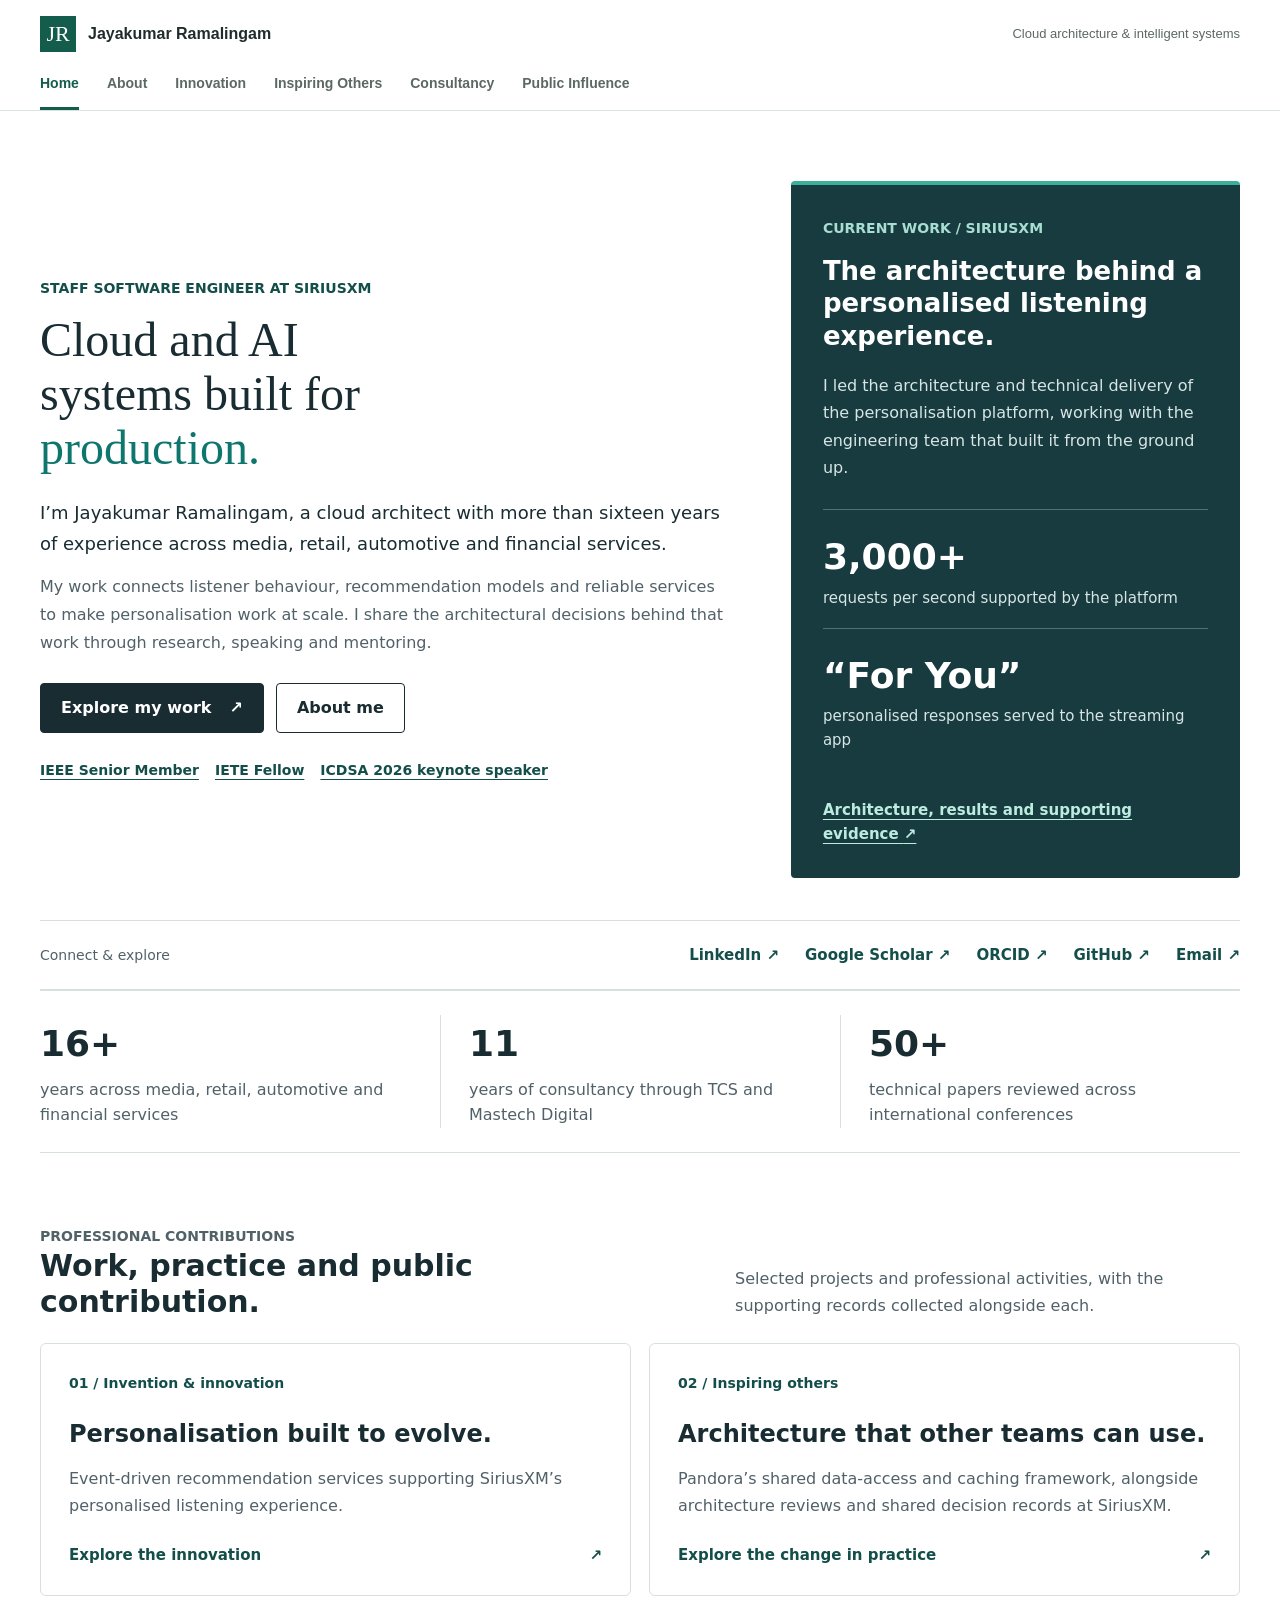
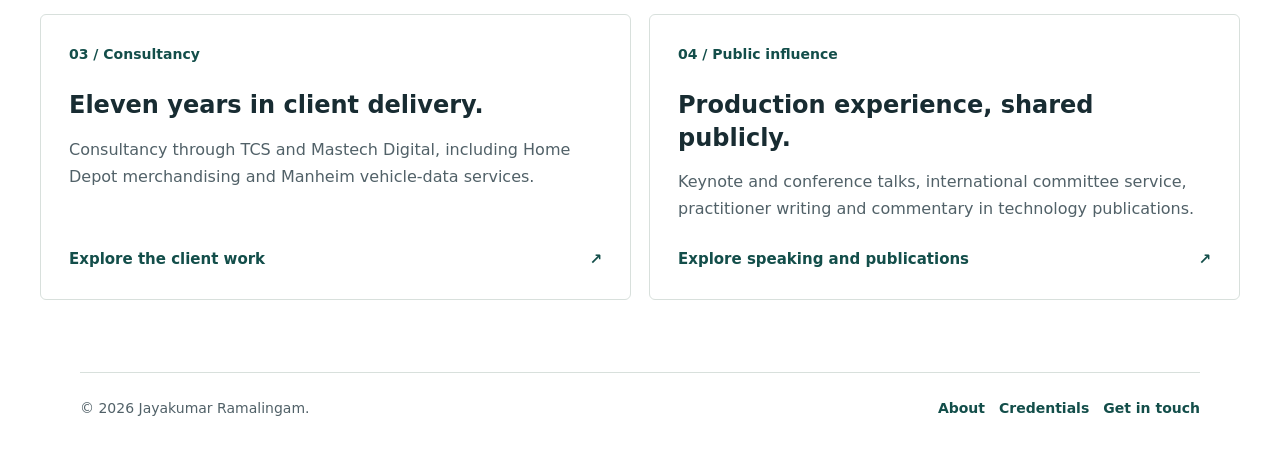
<file: index.html>
<!doctype html>
<html lang="en">
  <head>
    <meta charset="utf-8">
    <meta name="viewport" content="width=device-width, initial-scale=1">
    <meta name="robots" content="noindex, nofollow, noarchive, nosnippet">
    <title>Jayakumar Ramalingam | Cloud &amp; AI Architecture</title>
    <meta name="description" content="Jayakumar Ramalingam, Staff Software Engineer at SiriusXM. Sixteen years building cloud platforms, real-time personalisation and enterprise systems, with research and professional contributions.">
    <link rel="canonical" href="https://jrtechfolio.com/">
    <meta property="og:type" content="website">
    <meta property="og:site_name" content="Jayakumar Ramalingam">
    <meta property="og:title" content="Jayakumar Ramalingam | Cloud &amp; AI Architecture">
    <meta property="og:description" content="Staff Software Engineer at SiriusXM. Cloud architecture, real-time personalisation, applied research and professional service.">
    <meta property="og:url" content="https://jrtechfolio.com/">
    <meta property="og:image" content="https://jrtechfolio.com/assets/profile/jay-full.jpeg">
    <meta property="og:image:alt" content="Portrait of Jayakumar Ramalingam">
    <meta name="twitter:card" content="summary">
    <meta name="twitter:title" content="Jayakumar Ramalingam | Cloud &amp; AI Architecture">
    <meta name="twitter:description" content="Staff Software Engineer at SiriusXM. Cloud architecture, real-time personalisation, applied research and professional service.">
    <meta name="twitter:image" content="https://jrtechfolio.com/assets/profile/jay-full.jpeg">
    <link rel="icon" href="favicon.svg" type="image/svg+xml">
    <link rel="stylesheet" href="style.css">
    <link rel="stylesheet" href="profile.css?v=20260906">
    <link rel="stylesheet" href="shell.css?v=20261005b">
    <script defer src="navigation.js?v=20261005b"></script>
  </head>
  <body class="profile-refresh">
    <a class="skip-link" href="#main">Skip to content</a>
    <header class="header"><div class="wrap">
      <div class="identity"><a class="brand" href="index.html"><span class="monogram" aria-hidden="true">JR</span>Jayakumar Ramalingam</a><small>Cloud architecture &amp; intelligent systems</small></div>
      <nav class="primary" aria-label="Primary navigation">
        <a aria-current="page" href="index.html">Home</a><a href="about.html">About</a>
        <a href="innovation.html">Innovation</a><a href="inspiring.html">Inspiring Others</a>
        <a href="consultancy.html">Consultancy</a><a href="influencer.html">Public Influence</a>
      </nav>
    </div></header>
    <main class="profile" id="main">
      <section class="intro-grid" aria-labelledby="page-title">
        <div class="intro-copy">
          <p class="eyebrow">Staff Software Engineer at SiriusXM</p>
          <h1 id="page-title">Cloud and AI systems built for <span>production.</span></h1>
          <p class="intro-lead">I’m Jayakumar Ramalingam, a cloud architect with more than sixteen years of experience across media, retail, automotive and financial services.</p>
          <p class="intro-detail">My work connects listener behaviour, recommendation models and reliable services to make personalisation work at scale. I share the architectural decisions behind that work through research, speaking and mentoring.</p>
          <div class="actions"><a href="#contributions-title">Explore my work <span aria-hidden="true">↗</span></a><a href="about.html">About me</a></div>
          <ul class="recognition-strip" aria-label="Professional recognition">
            <li><a href="assets/certificates/ieee-senior-member-letter.pdf">IEEE Senior Member</a></li>
            <li><a href="assets/certificates/iete-2026-fellow-certificate.pdf">IETE Fellow</a></li>
            <li><a href="assets/certificates/icdsa-2026-keynote-certificate.pdf">ICDSA 2026 keynote speaker</a></li>
          </ul>
        </div>
        <aside class="work-panel" aria-label="Current work">
          <p class="eyebrow">Current work / SiriusXM</p>
          <h2>The architecture behind a personalised listening experience.</h2>
          <p>I led the architecture and technical delivery of the personalisation platform, working with the engineering team that built it from the ground up.</p>
          <dl class="work-facts"><div><dt>3,000+</dt><dd>requests per second supported by the platform</dd></div><div><dt>“For You”</dt><dd>personalised responses served to the streaming app</dd></div></dl>
          <a href="innovation.html">Architecture, results and supporting evidence <span aria-hidden="true">↗</span></a>
        </aside>
      </section>
      <div class="profile-links" aria-label="Professional profiles"><span>Connect &amp; explore</span><a href="https://linkedin.com/in/jayakumarramalingam">LinkedIn ↗</a><a href="https://scholar.google.com/citations?user=TAICrQcAAAAJ">Google Scholar ↗</a><a href="https://orcid.org/0009-0007-9823-3097">ORCID ↗</a><a href="https://github.com/jayakumar-ramalingam/">GitHub ↗</a><a href="mailto:Jayakumar.ramalingam@ieee.org">Email ↗</a></div>
      <dl class="career-facts" aria-label="Professional highlights">
        <div><dt>16+</dt><dd>years across media, retail, automotive and financial services</dd></div>
        <div><dt>11</dt><dd>years of consultancy through TCS and Mastech Digital</dd></div>
        <div><dt>50+</dt><dd>technical papers reviewed across international conferences</dd></div>
      </dl>
      <section class="section" aria-labelledby="contributions-title">
        <div class="section-heading section-heading-wide"><div><p class="eyebrow">Professional contributions</p><h2 id="contributions-title">Work, practice and public contribution.</h2></div><p>Selected projects and professional activities, with the supporting records collected alongside each.</p></div>
        <div class="work-grid">
          <a class="work-card" href="innovation.html"><span class="card-number">01 / Invention &amp; innovation</span><h3>Personalisation built to evolve.</h3><p>Event-driven recommendation services supporting SiriusXM’s personalised listening experience.</p><span class="card-link">Explore the innovation <span aria-hidden="true">↗</span></span></a>
          <a class="work-card" href="inspiring.html"><span class="card-number">02 / Inspiring others</span><h3>Architecture that other teams can use.</h3><p>Pandora’s shared data-access and caching framework, alongside architecture reviews and shared decision records at SiriusXM.</p><span class="card-link">Explore the change in practice <span aria-hidden="true">↗</span></span></a>
          <a class="work-card" href="consultancy.html"><span class="card-number">03 / Consultancy</span><h3>Eleven years in client delivery.</h3><p>Consultancy through TCS and Mastech Digital, including Home Depot merchandising and Manheim vehicle-data services.</p><span class="card-link">Explore the client work <span aria-hidden="true">↗</span></span></a>
          <a class="work-card" href="influencer.html"><span class="card-number">04 / Public influence</span><h3>Production experience, shared publicly.</h3><p>Keynote and conference talks, international committee service, practitioner writing and commentary in technology publications.</p><span class="card-link">Explore speaking and publications <span aria-hidden="true">↗</span></span></a>
        </div>
      </section>
    </main>
    <footer class="site-footer"><p>© 2026 Jayakumar Ramalingam.</p><div><a href="about.html">About</a><a href="certifications.html">Credentials</a><a href="mailto:Jayakumar.ramalingam@ieee.org">Get in touch</a></div></footer>
  </body>
</html>
</file>
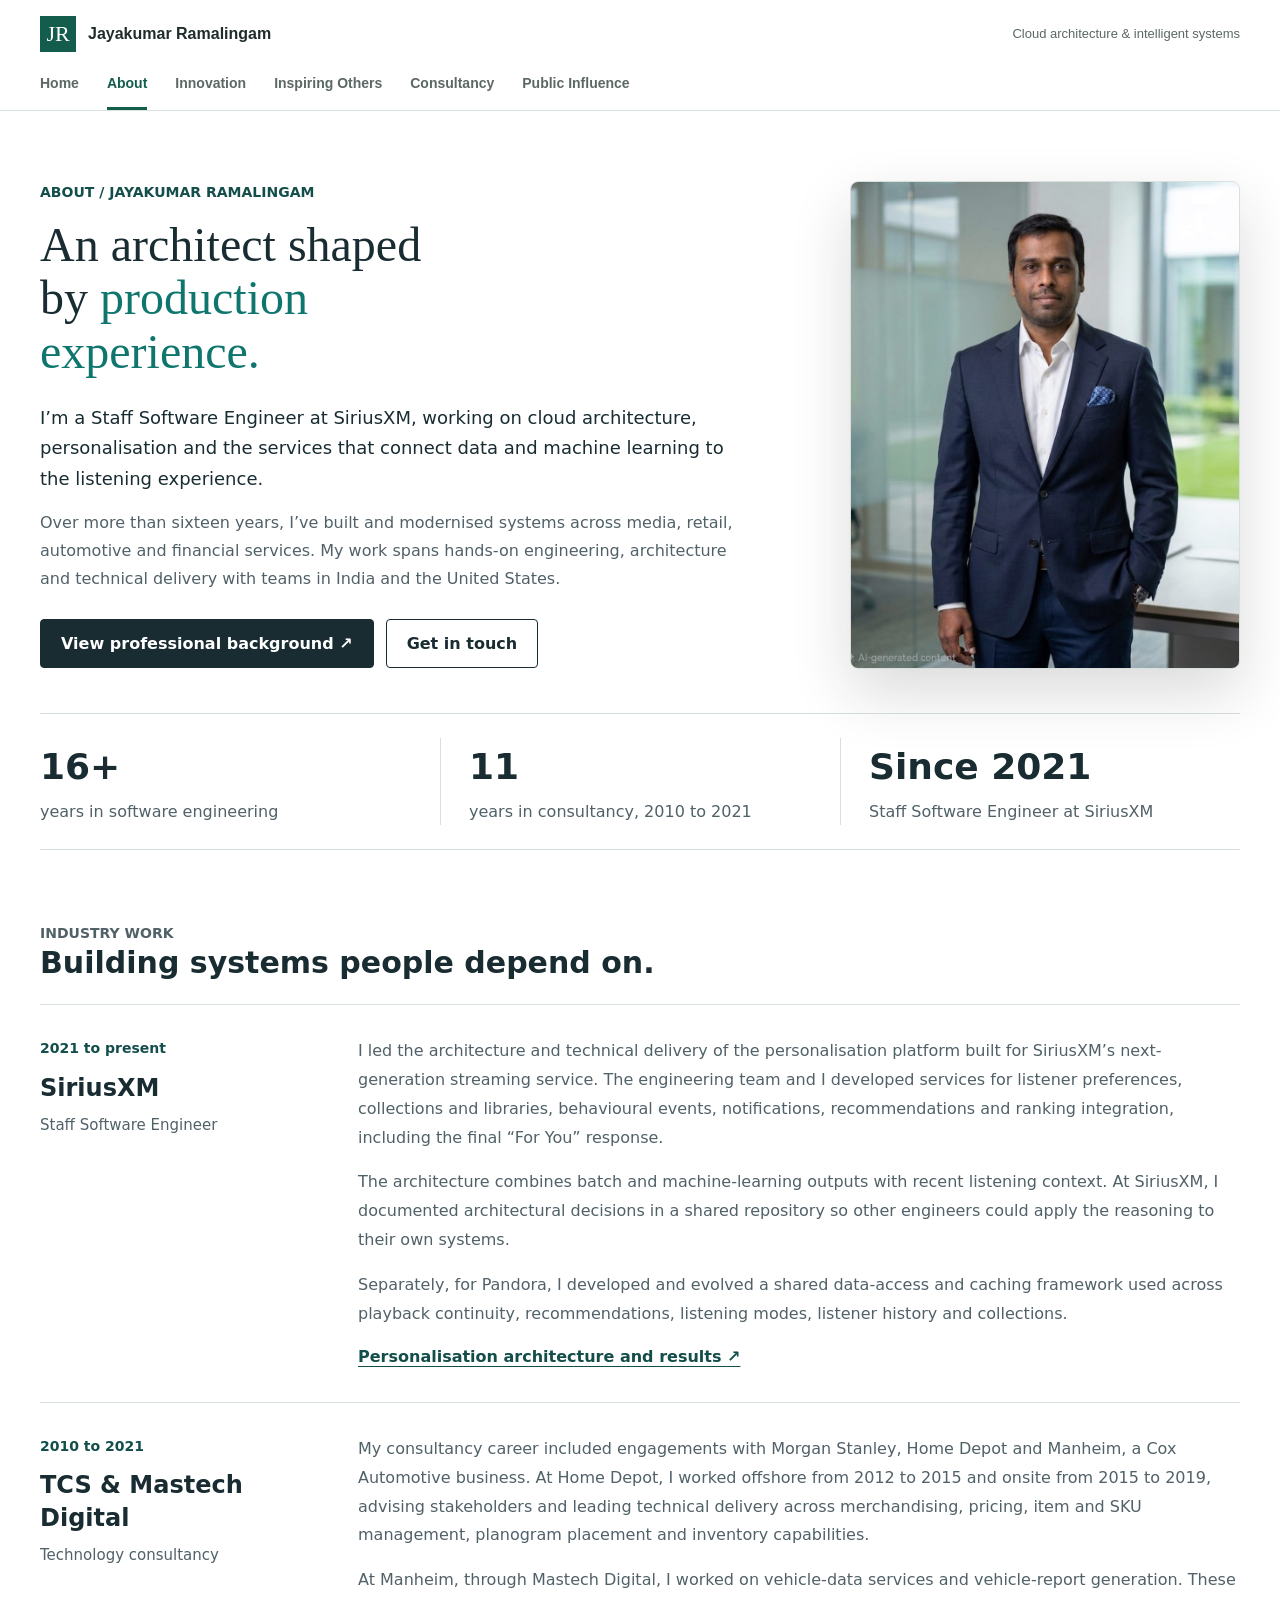
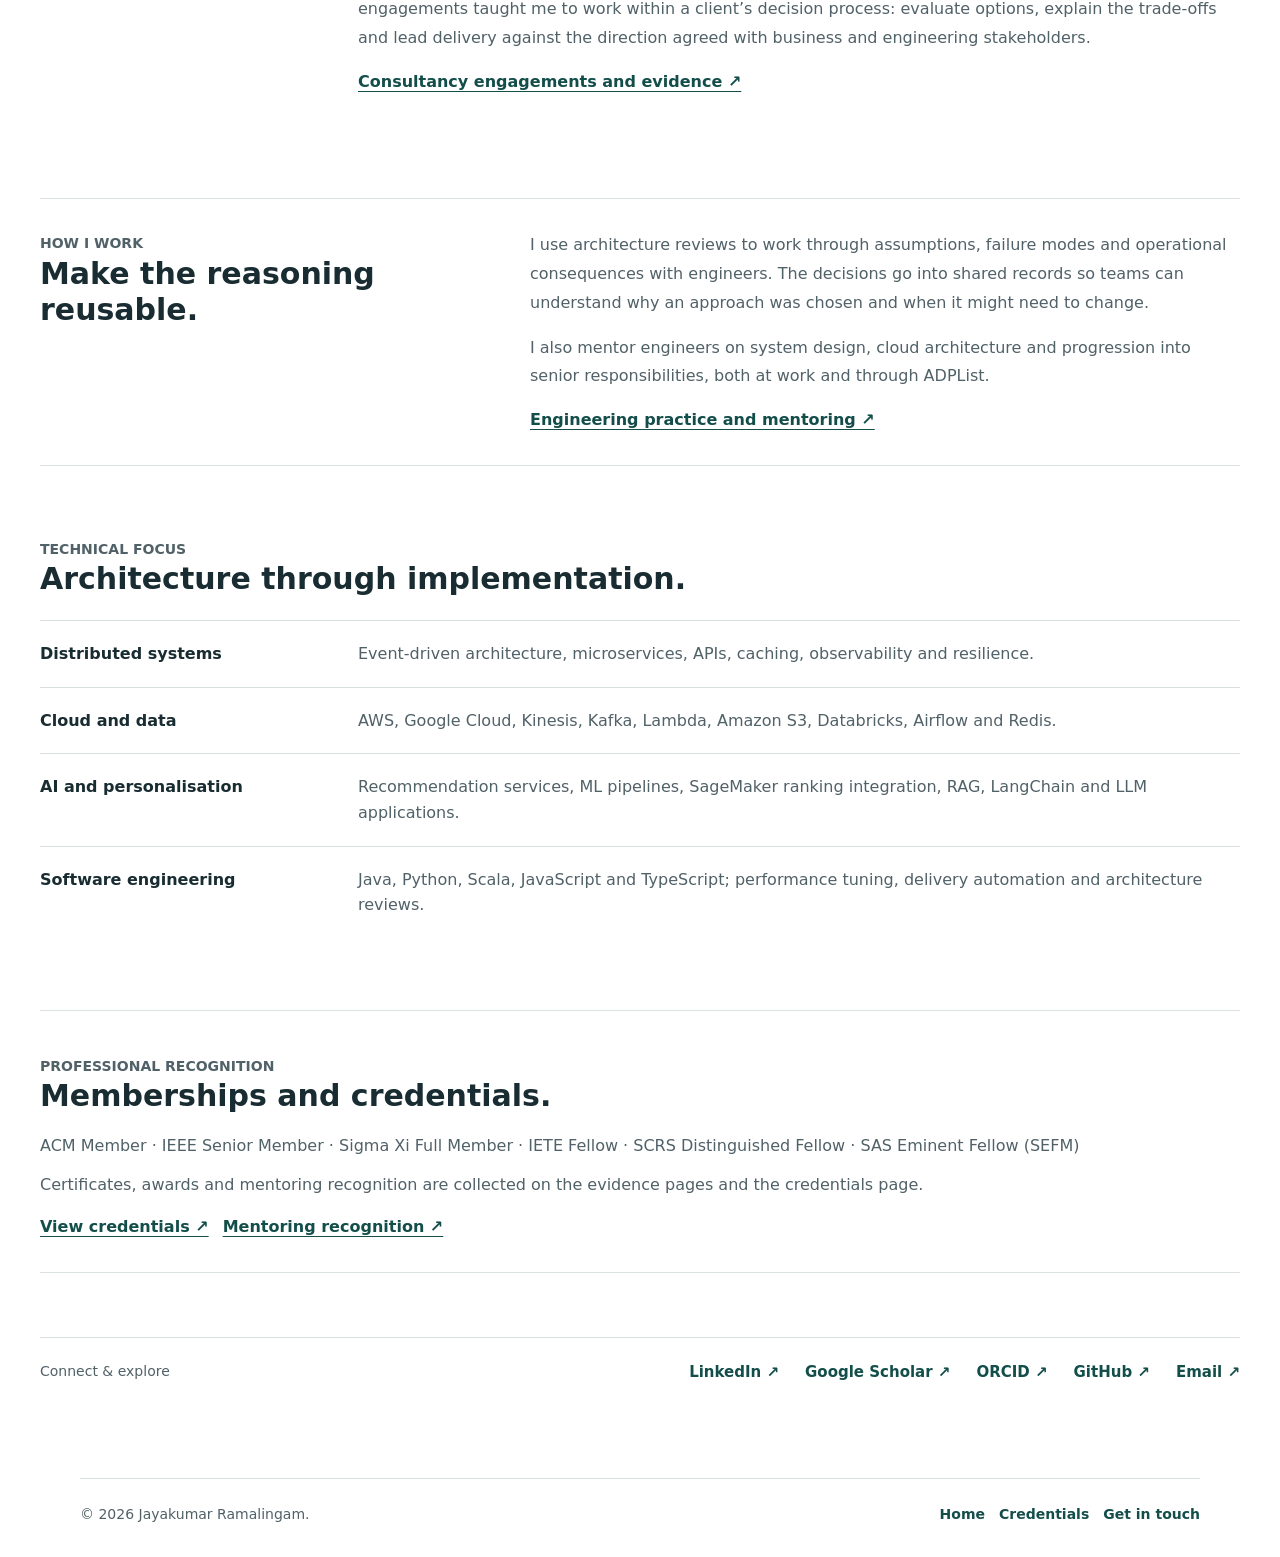
<file: about.html>
<!doctype html>
<html lang="en">
  <head>
    <meta charset="utf-8">
    <meta name="viewport" content="width=device-width, initial-scale=1">
    <meta name="robots" content="noindex, nofollow, noarchive, nosnippet">
    <title>About | Jayakumar Ramalingam</title>
    <meta name="description" content="Jayakumar Ramalingam’s work in SiriusXM personalisation, eleven years of consultancy through TCS and Mastech Digital, applied research, speaking and mentoring.">
    <link rel="canonical" href="https://jrtechfolio.com/about.html">
    <meta property="og:type" content="profile">
    <meta property="og:site_name" content="Jayakumar Ramalingam">
    <meta property="og:title" content="About | Jayakumar Ramalingam">
    <meta property="og:description" content="Sixteen years in software engineering across media, retail, automotive and financial services. Staff Software Engineer at SiriusXM, researcher, speaker and mentor.">
    <meta property="og:url" content="https://jrtechfolio.com/about.html">
    <meta property="og:image" content="https://jrtechfolio.com/assets/profile/jay-full.jpeg">
    <meta property="og:image:alt" content="Portrait of Jayakumar Ramalingam">
    <meta name="twitter:card" content="summary">
    <meta name="twitter:title" content="About | Jayakumar Ramalingam">
    <meta name="twitter:description" content="Sixteen years in software engineering across media, retail, automotive and financial services. Staff Software Engineer at SiriusXM, researcher, speaker and mentor.">
    <meta name="twitter:image" content="https://jrtechfolio.com/assets/profile/jay-full.jpeg">
    <link rel="icon" href="favicon.svg" type="image/svg+xml">
    <link rel="stylesheet" href="style.css">
    <link rel="stylesheet" href="profile.css?v=20260906">
    <link rel="stylesheet" href="shell.css?v=20261005b">
    <script defer src="navigation.js?v=20261005b"></script>
  </head>
  <body class="profile-refresh">
    <a class="skip-link" href="#main">Skip to content</a>
    <header class="header"><div class="wrap">
      <div class="identity"><a class="brand" href="index.html"><span class="monogram" aria-hidden="true">JR</span>Jayakumar Ramalingam</a><small>Cloud architecture &amp; intelligent systems</small></div>
      <nav class="primary" aria-label="Primary navigation"><a href="index.html">Home</a><a aria-current="page" href="about.html">About</a><a href="innovation.html">Innovation</a><a href="inspiring.html">Inspiring Others</a><a href="consultancy.html">Consultancy</a><a href="influencer.html">Public Influence</a></nav>
    </div></header>
    <main class="profile" id="main">
      <section class="bio-intro" aria-labelledby="page-title">
        <div>
          <p class="eyebrow">About / Jayakumar Ramalingam</p>
          <h1 id="page-title">An architect shaped by <span>production experience.</span></h1>
          <p class="intro-lead">I’m a Staff Software Engineer at SiriusXM, working on cloud architecture, personalisation and the services that connect data and machine learning to the listening experience.</p>
          <p class="intro-detail">Over more than sixteen years, I’ve built and modernised systems across media, retail, automotive and financial services. My work spans hands-on engineering, architecture and technical delivery with teams in India and the United States.</p>
          <div class="actions"><a href="https://linkedin.com/in/jayakumarramalingam">View professional background ↗</a><a href="mailto:Jayakumar.ramalingam@ieee.org">Get in touch</a></div>
        </div>
        <img class="profile-portrait" src="assets/profile/jay-full.jpeg" alt="Jayakumar Ramalingam" fetchpriority="high">
      </section>
      <dl class="career-facts" aria-label="Career at a glance"><div><dt>16+</dt><dd>years in software engineering</dd></div><div><dt>11</dt><dd>years in consultancy, 2010 to 2021</dd></div><div><dt>Since 2021</dt><dd>Staff Software Engineer at SiriusXM</dd></div></dl>
      <section class="section bio-story" aria-labelledby="work-title">
        <div class="section-heading"><p class="eyebrow">Industry work</p><h2 id="work-title">Building systems people depend on.</h2></div>
        <div class="career-entries">
          <article><div class="career-label"><span>2021 to present</span><h3>SiriusXM</h3><p>Staff Software Engineer</p></div><div><p>I led the architecture and technical delivery of the personalisation platform built for SiriusXM’s next-generation streaming service. The engineering team and I developed services for listener preferences, collections and libraries, behavioural events, notifications, recommendations and ranking integration, including the final “For You” response.</p><p>The architecture combines batch and machine-learning outputs with recent listening context. At SiriusXM, I documented architectural decisions in a shared repository so other engineers could apply the reasoning to their own systems.</p><p>Separately, for Pandora, I developed and evolved a shared data-access and caching framework used across playback continuity, recommendations, listening modes, listener history and collections.</p><a class="text-link" href="innovation.html">Personalisation architecture and results ↗</a></div></article>
          <article><div class="career-label"><span>2010 to 2021</span><h3>TCS &amp; Mastech Digital</h3><p>Technology consultancy</p></div><div><p>My consultancy career included engagements with Morgan Stanley, Home Depot and Manheim, a Cox Automotive business. At Home Depot, I worked offshore from 2012 to 2015 and onsite from 2015 to 2019, advising stakeholders and leading technical delivery across merchandising, pricing, item and SKU management, planogram placement and inventory capabilities.</p><p>At Manheim, through Mastech Digital, I worked on vehicle-data services and vehicle-report generation. These engagements taught me to work within a client’s decision process: evaluate options, explain the trade-offs and lead delivery against the direction agreed with business and engineering stakeholders.</p><a class="text-link" href="consultancy.html">Consultancy engagements and evidence ↗</a></div></article>
        </div>
      </section>
      <section class="section practice-section" aria-labelledby="practice-title"><div><p class="eyebrow">How I work</p><h2 id="practice-title">Make the reasoning reusable.</h2></div><div><p>I use architecture reviews to work through assumptions, failure modes and operational consequences with engineers. The decisions go into shared records so teams can understand why an approach was chosen and when it might need to change.</p><p>I also mentor engineers on system design, cloud architecture and progression into senior responsibilities, both at work and through ADPList.</p><div class="text-links"><a href="inspiring.html">Engineering practice and mentoring ↗</a></div></div></section>
      <section class="section" aria-labelledby="expertise-title"><div class="section-heading"><p class="eyebrow">Technical focus</p><h2 id="expertise-title">Architecture through implementation.</h2></div><dl class="expertise-list"><div><dt>Distributed systems</dt><dd>Event-driven architecture, microservices, APIs, caching, observability and resilience.</dd></div><div><dt>Cloud and data</dt><dd>AWS, Google Cloud, Kinesis, Kafka, Lambda, Amazon S3, Databricks, Airflow and Redis.</dd></div><div><dt>AI and personalisation</dt><dd>Recommendation services, ML pipelines, SageMaker ranking integration, RAG, LangChain and LLM applications.</dd></div><div><dt>Software engineering</dt><dd>Java, Python, Scala, JavaScript and TypeScript; performance tuning, delivery automation and architecture reviews.</dd></div></dl></section>
      <section class="section credentials-band" aria-labelledby="credentials-title"><div><p class="eyebrow">Professional recognition</p><h2 id="credentials-title">Memberships and credentials.</h2><p>ACM Member · IEEE Senior Member · Sigma Xi Full Member · IETE Fellow · SCRS Distinguished Fellow · SAS Eminent Fellow (SEFM)</p><p>Certificates, awards and mentoring recognition are collected on the evidence pages and the credentials page.</p><div class="text-links"><a href="certifications.html">View credentials ↗</a><a href="certifications.html#mentoring-recognition">Mentoring recognition ↗</a></div></div></section>
      <div class="profile-links closing-links" aria-label="Professional profiles"><span>Connect &amp; explore</span><a href="https://linkedin.com/in/jayakumarramalingam">LinkedIn ↗</a><a href="https://scholar.google.com/citations?user=TAICrQcAAAAJ">Google Scholar ↗</a><a href="https://orcid.org/0009-0007-9823-3097">ORCID ↗</a><a href="https://github.com/jayakumar-ramalingam/">GitHub ↗</a><a href="mailto:Jayakumar.ramalingam@ieee.org">Email ↗</a></div>
    </main>
    <footer class="site-footer"><p>© 2026 Jayakumar Ramalingam.</p><div><a href="index.html">Home</a><a href="certifications.html">Credentials</a><a href="mailto:Jayakumar.ramalingam@ieee.org">Get in touch</a></div></footer>
  </body>
</html>
</file>
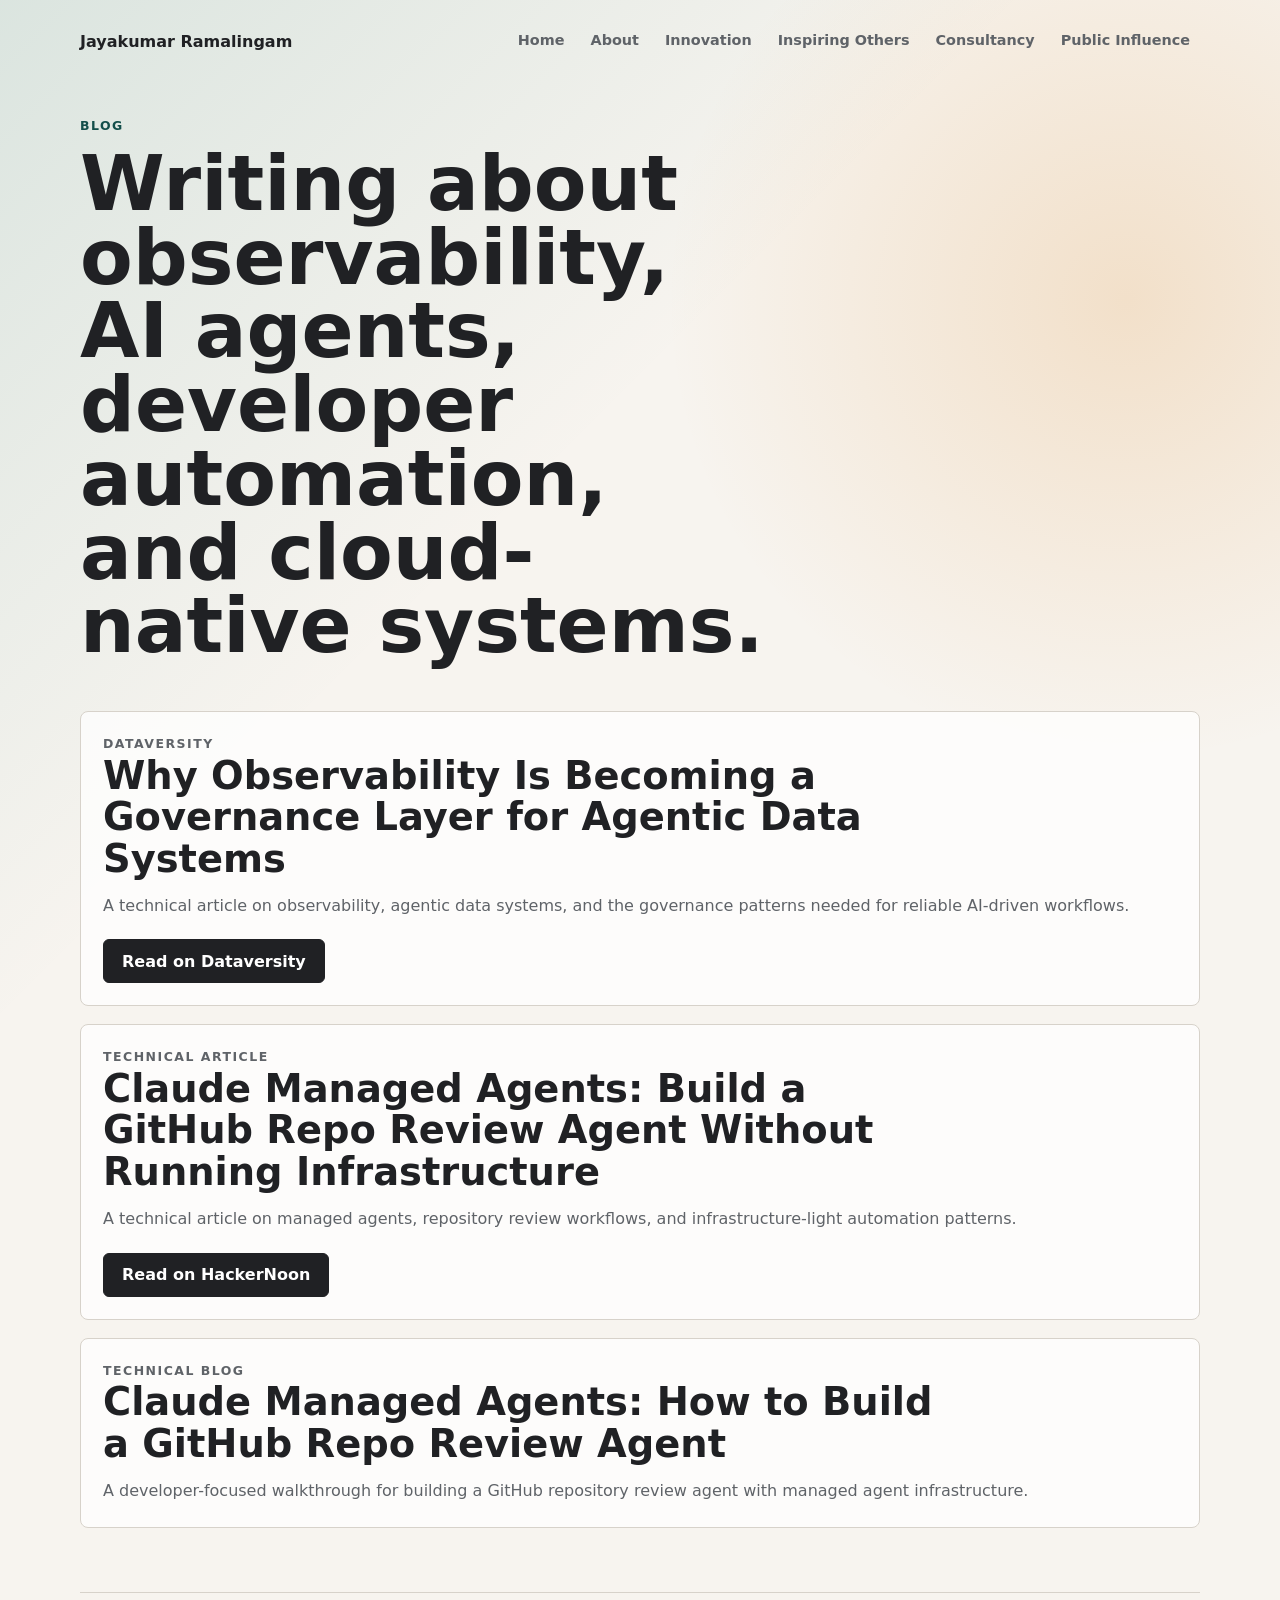
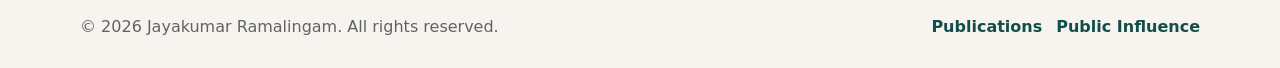
<file: blog.html>
<!doctype html>
<html lang="en">
  <head>
    <meta charset="utf-8">
    <meta name="viewport" content="width=device-width, initial-scale=1">
    <meta name="robots" content="noindex, nofollow, noarchive, nosnippet">
    <title>Blog | Jayakumar Ramalingam</title>
    <meta
      name="description"
      content="Technical articles and blog posts by Jayakumar Ramalingam."
    >
    <link rel="canonical" href="https://jrtechfolio.com/blog.html">
    <meta property="og:type" content="website">
    <meta property="og:site_name" content="Jayakumar Ramalingam">
    <meta property="og:title" content="Blog | Jayakumar Ramalingam">
    <meta property="og:description" content="Writing about observability, AI agents, developer automation, and cloud-native systems.">
    <meta property="og:url" content="https://jrtechfolio.com/blog.html">
    <meta property="og:image" content="https://jrtechfolio.com/assets/profile/jay-full.jpeg">
    <meta property="og:image:alt" content="Portrait of Jayakumar Ramalingam">
    <meta name="twitter:card" content="summary">
    <meta name="twitter:title" content="Blog | Jayakumar Ramalingam">
    <meta name="twitter:description" content="Writing about observability, AI agents, developer automation, and cloud-native systems.">
    <meta name="twitter:image" content="https://jrtechfolio.com/assets/profile/jay-full.jpeg">
    <link rel="icon" href="favicon.svg" type="image/svg+xml">
    <link rel="stylesheet" href="style.css">
  </head>
  <body>
    <header class="site-header">
      <a class="brand" href="index.html">Jayakumar Ramalingam</a>
      <nav class="nav" aria-label="Primary navigation">
        <a href="index.html">Home</a>
        <a href="about.html">About</a>
        <a href="innovation.html">Innovation</a>
        <a href="inspiring.html">Inspiring Others</a>
        <a href="consultancy.html">Consultancy</a>
        <a href="influencer.html">Public Influence</a>
      </nav>
    </header>

    <main class="profile page">
      <section class="page-hero">
        <div>
          <p class="eyebrow">Blog</p>
          <h1>Writing about observability, AI agents, developer automation, and cloud-native systems.</h1>
        </div>
      </section>

      <section class="section-list">
        <article>
          <p class="eyebrow">Dataversity</p>
          <h2>
            Why Observability Is Becoming a Governance Layer for Agentic Data
            Systems
          </h2>
          <p>
            A technical article on observability, agentic data systems, and the
            governance patterns needed for reliable AI-driven workflows.
          </p>
          <a href="https://www.dataversity.net/articles/why-observability-is-becoming-a-governance-layer-for-agentic-data-systems/">Read on Dataversity</a>
        </article>
        <article>
          <p class="eyebrow">Technical Article</p>
          <h2>
            Claude Managed Agents: Build a GitHub Repo Review Agent Without
            Running Infrastructure
          </h2>
          <p>
            A technical article on managed agents, repository review workflows,
            and infrastructure-light automation patterns.
          </p>
          <a href="https://hackernoon.com/claude-managed-agents-build-a-github-repo-review-agent-without-running-infrastructure">Read on HackerNoon</a>
        </article>
        <article>
          <p class="eyebrow">Technical Blog</p>
          <h2>
            Claude Managed Agents: How to Build a GitHub Repo Review Agent
          </h2>
          <p>
            A developer-focused walkthrough for building a GitHub repository
            review agent with managed agent infrastructure.
          </p>
        </article>
      </section>
    </main>

    <footer class="site-footer">
      <p>© 2026 Jayakumar Ramalingam. All rights reserved.</p>
      <div>
        <a href="publications.html">Publications</a>
        <a href="influencer.html">Public Influence</a>
      </div>
    </footer>
  </body>
</html>
</file>
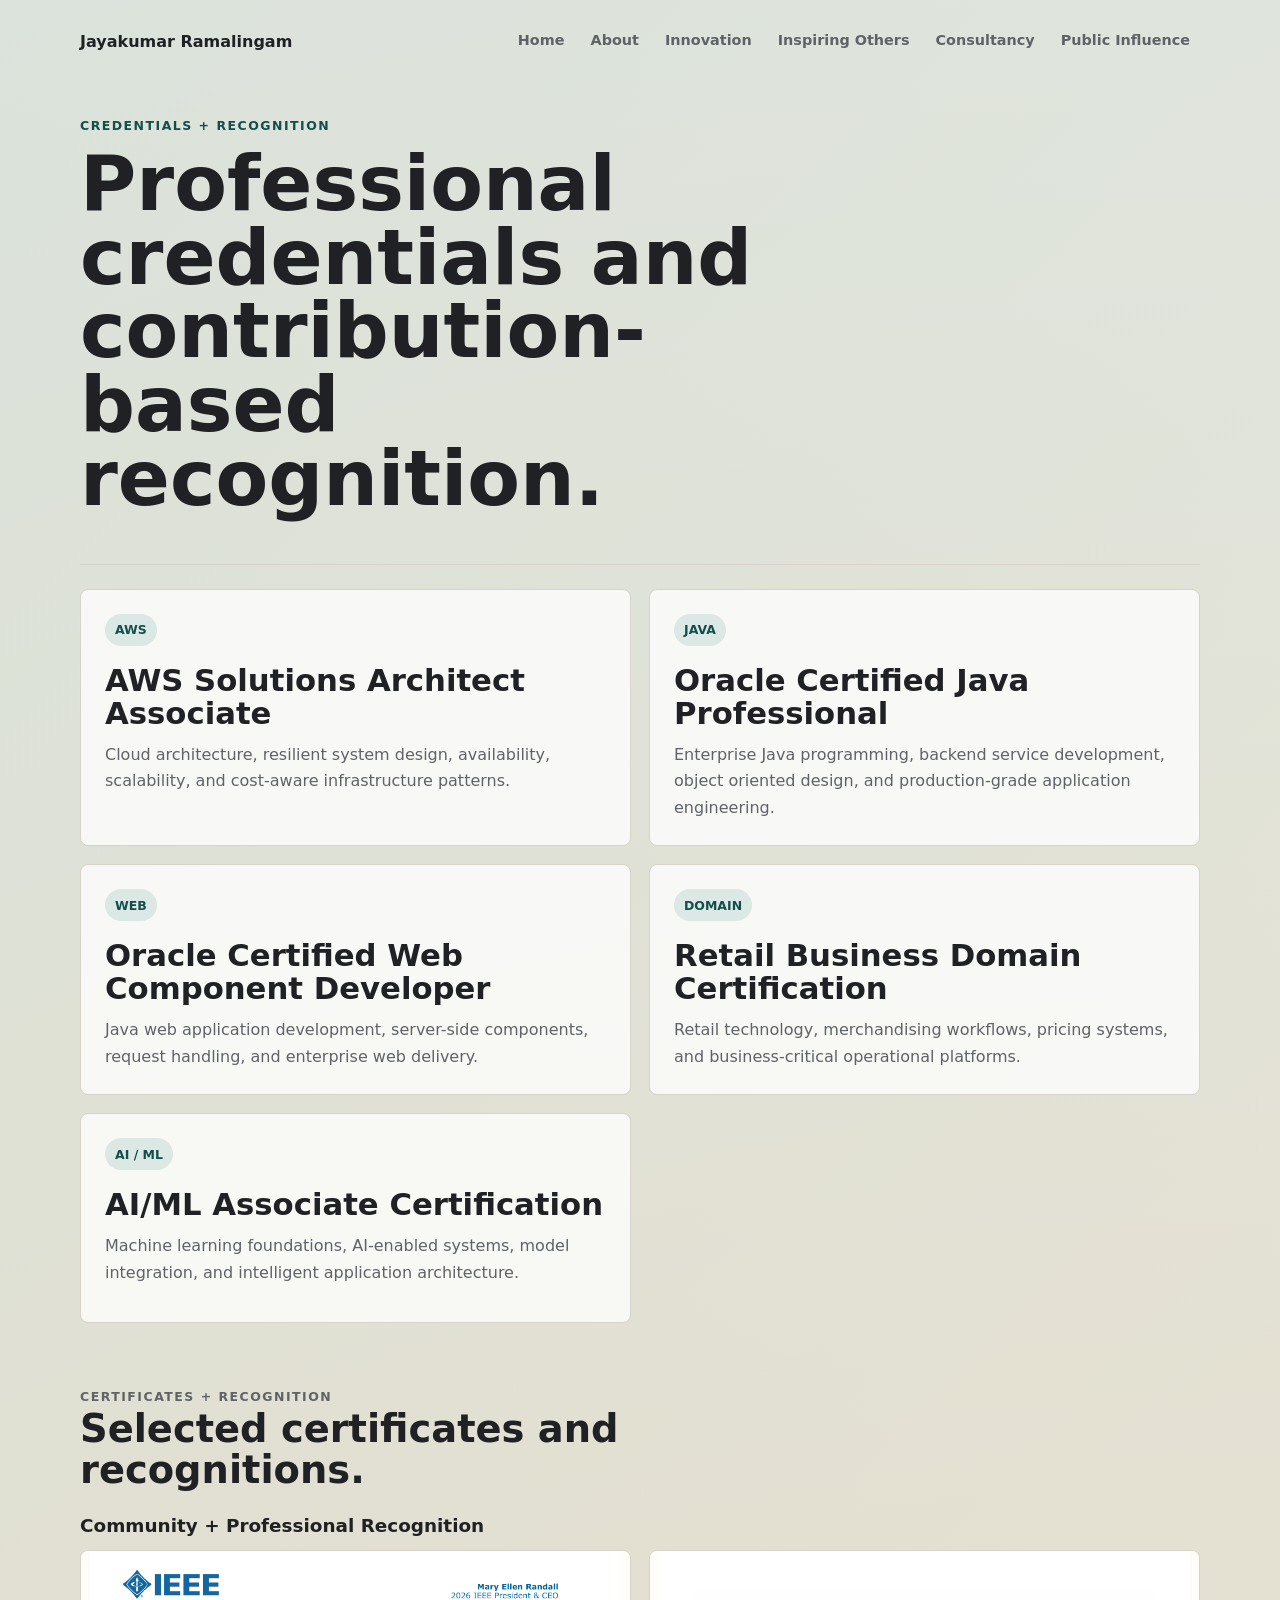
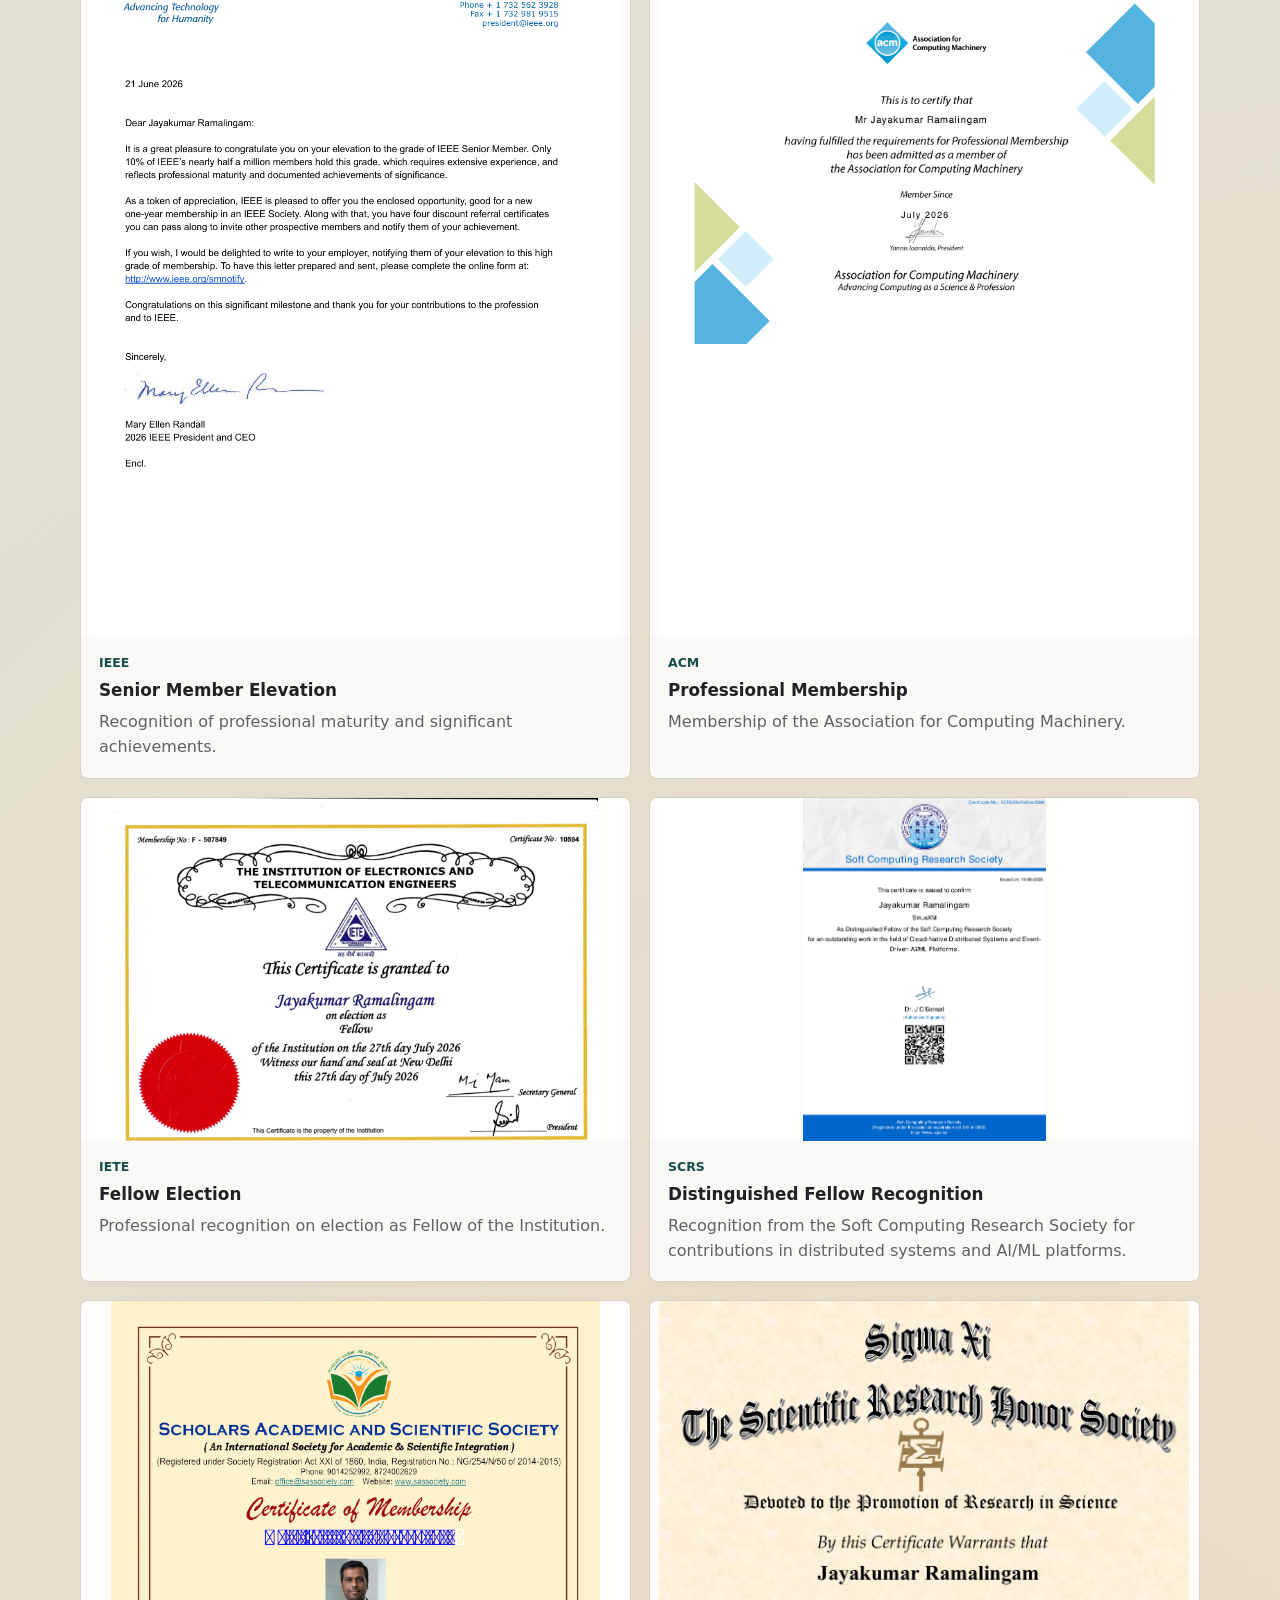
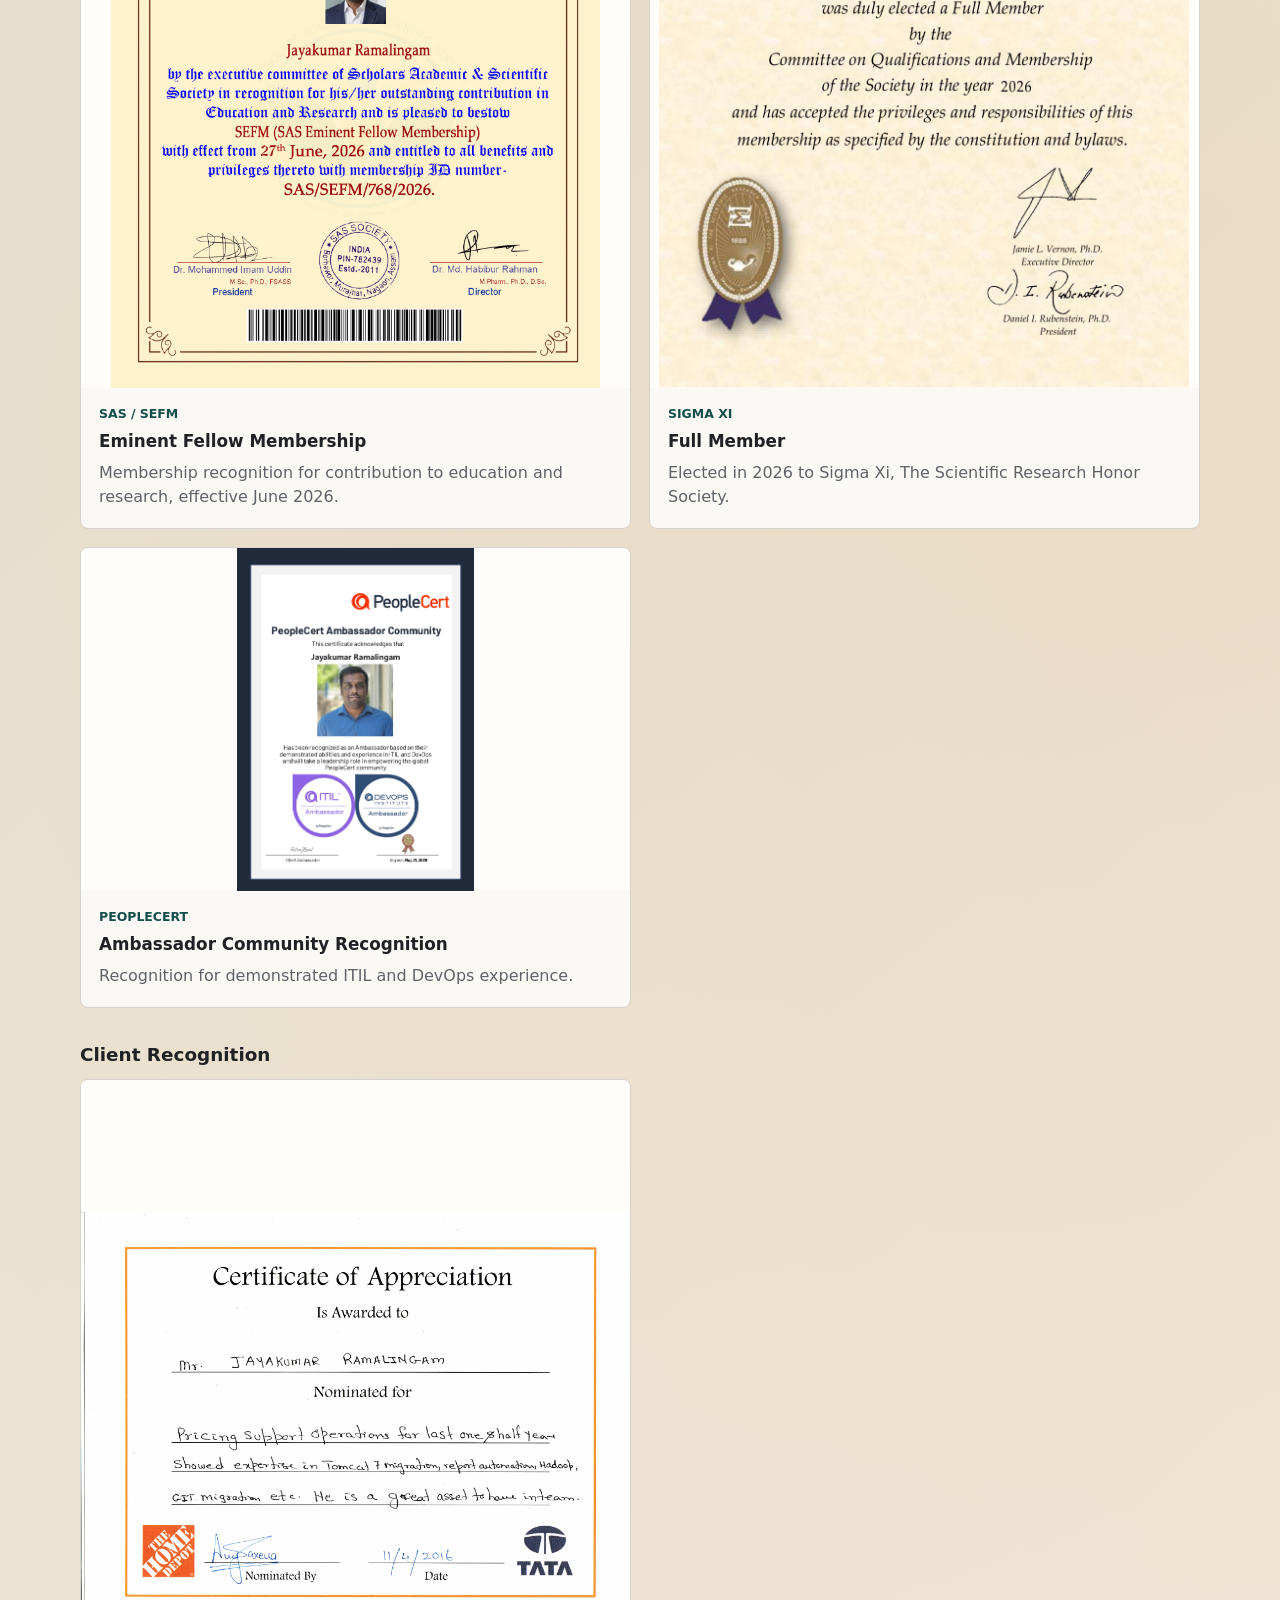
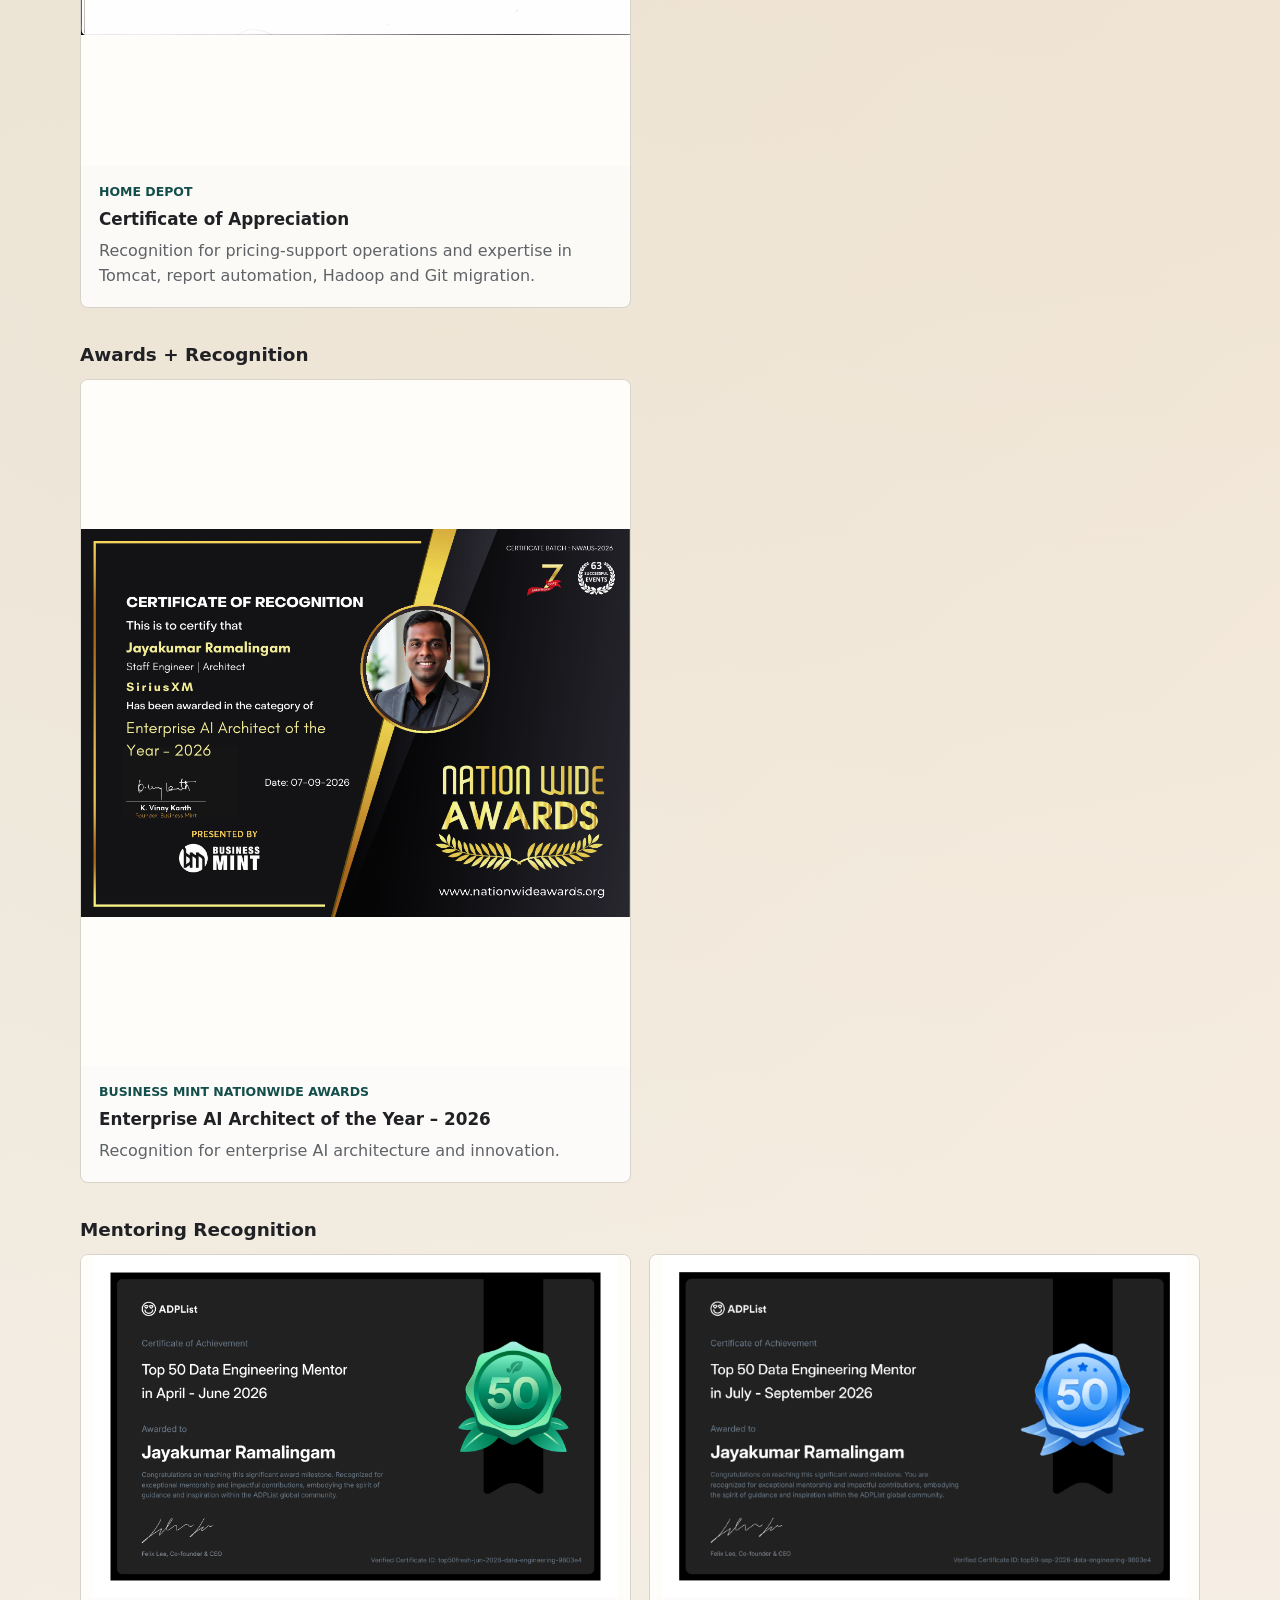
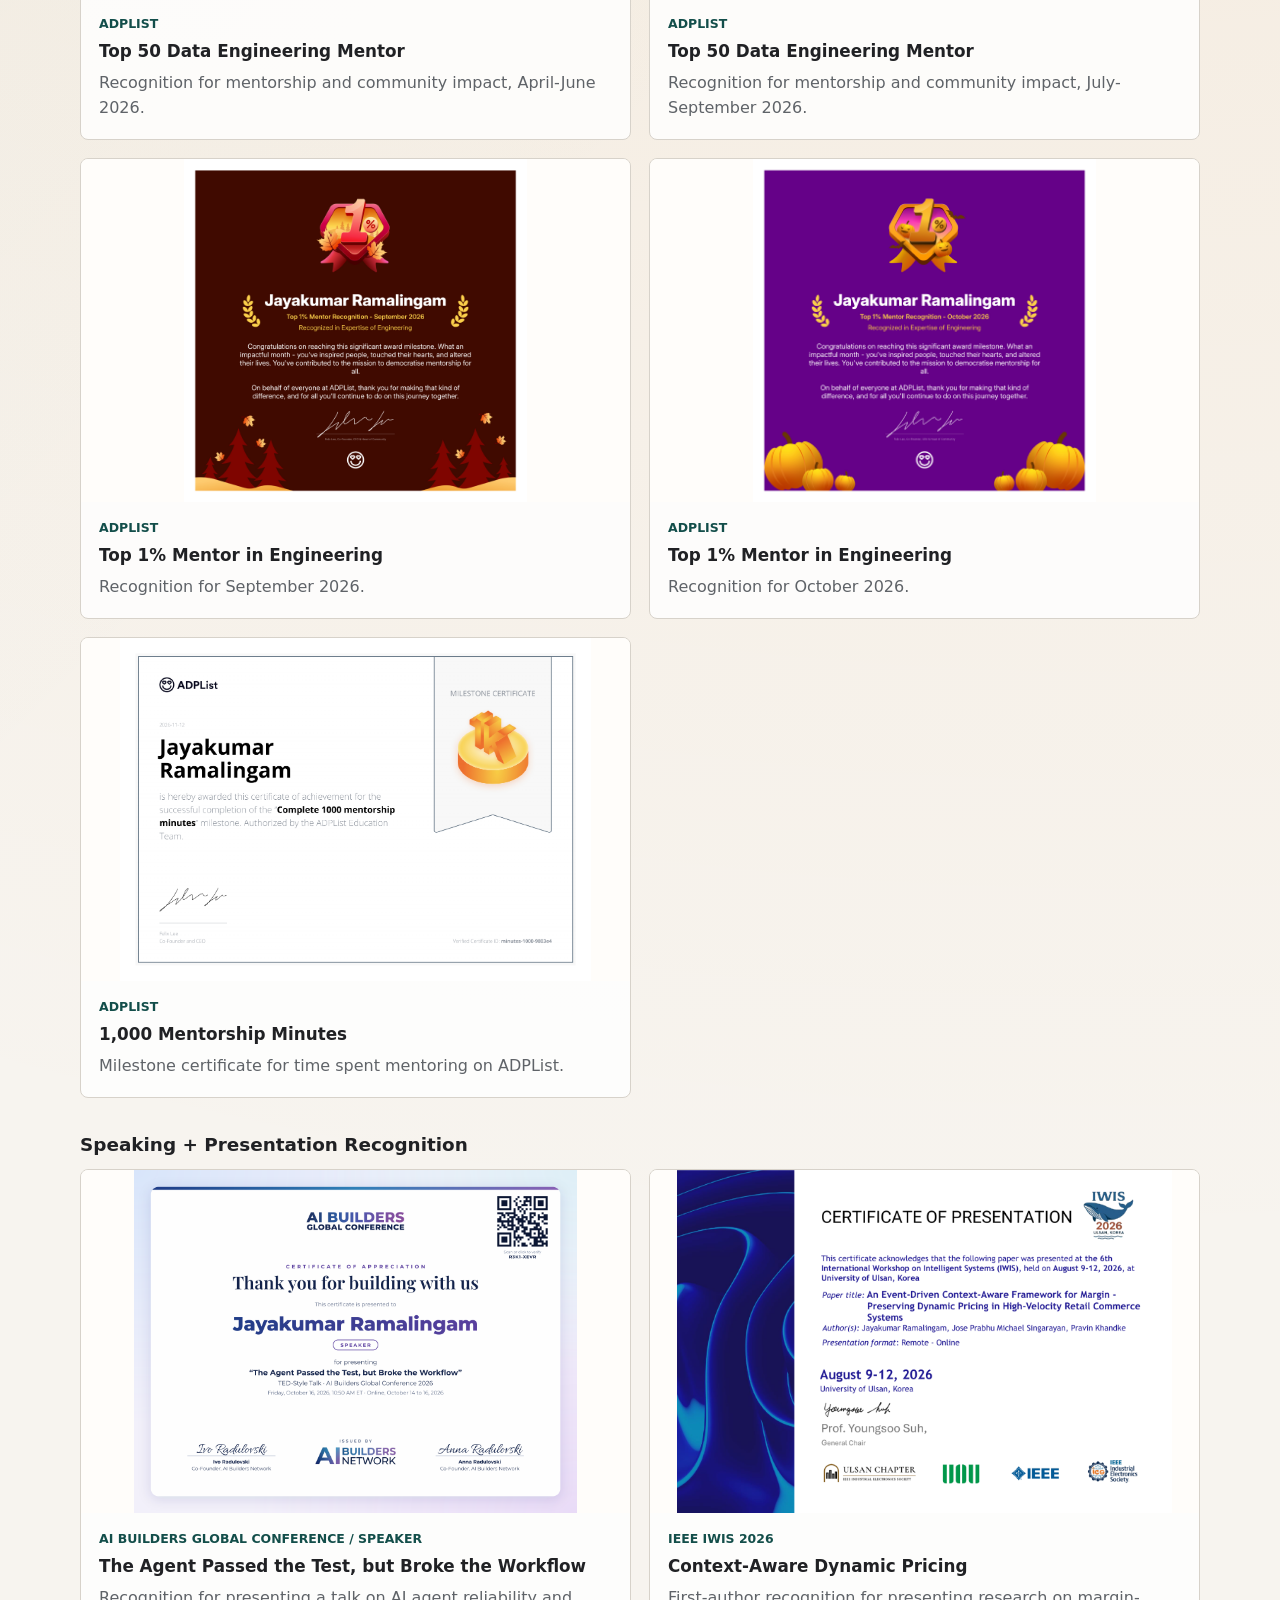
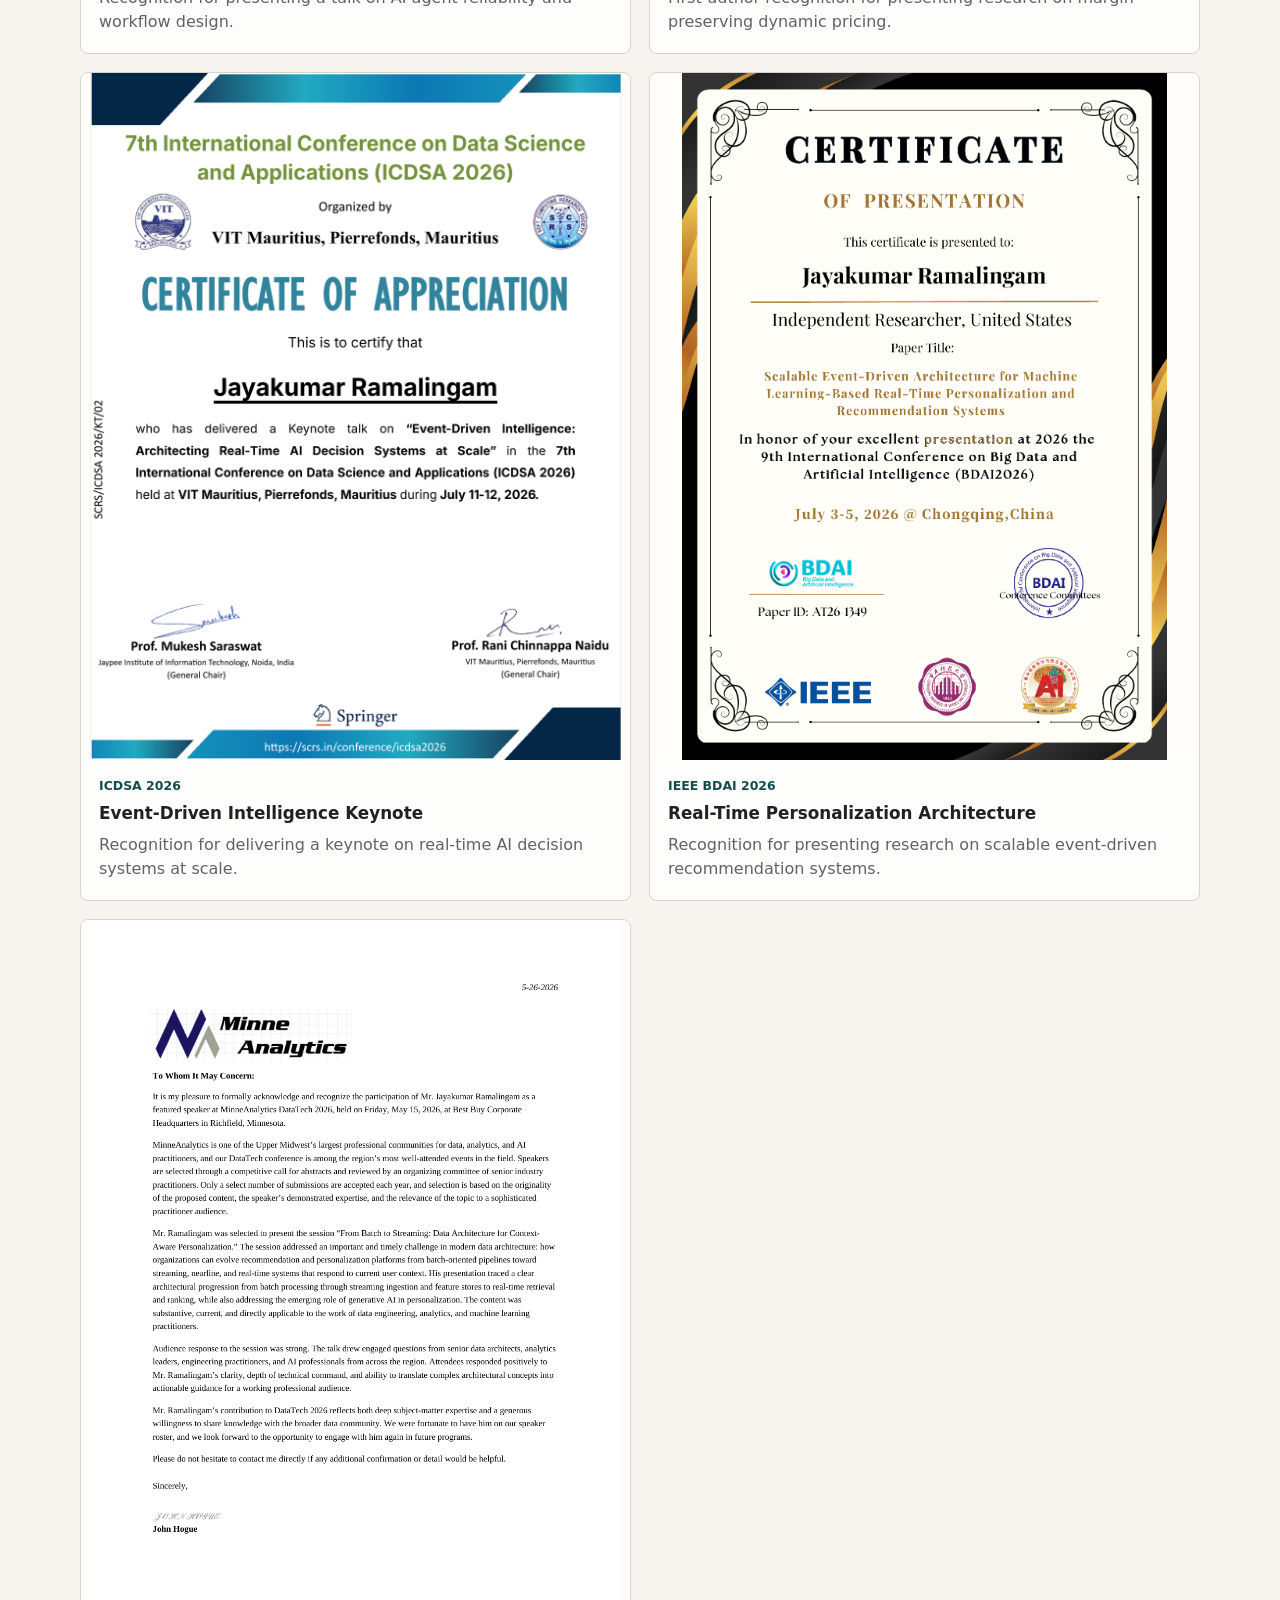
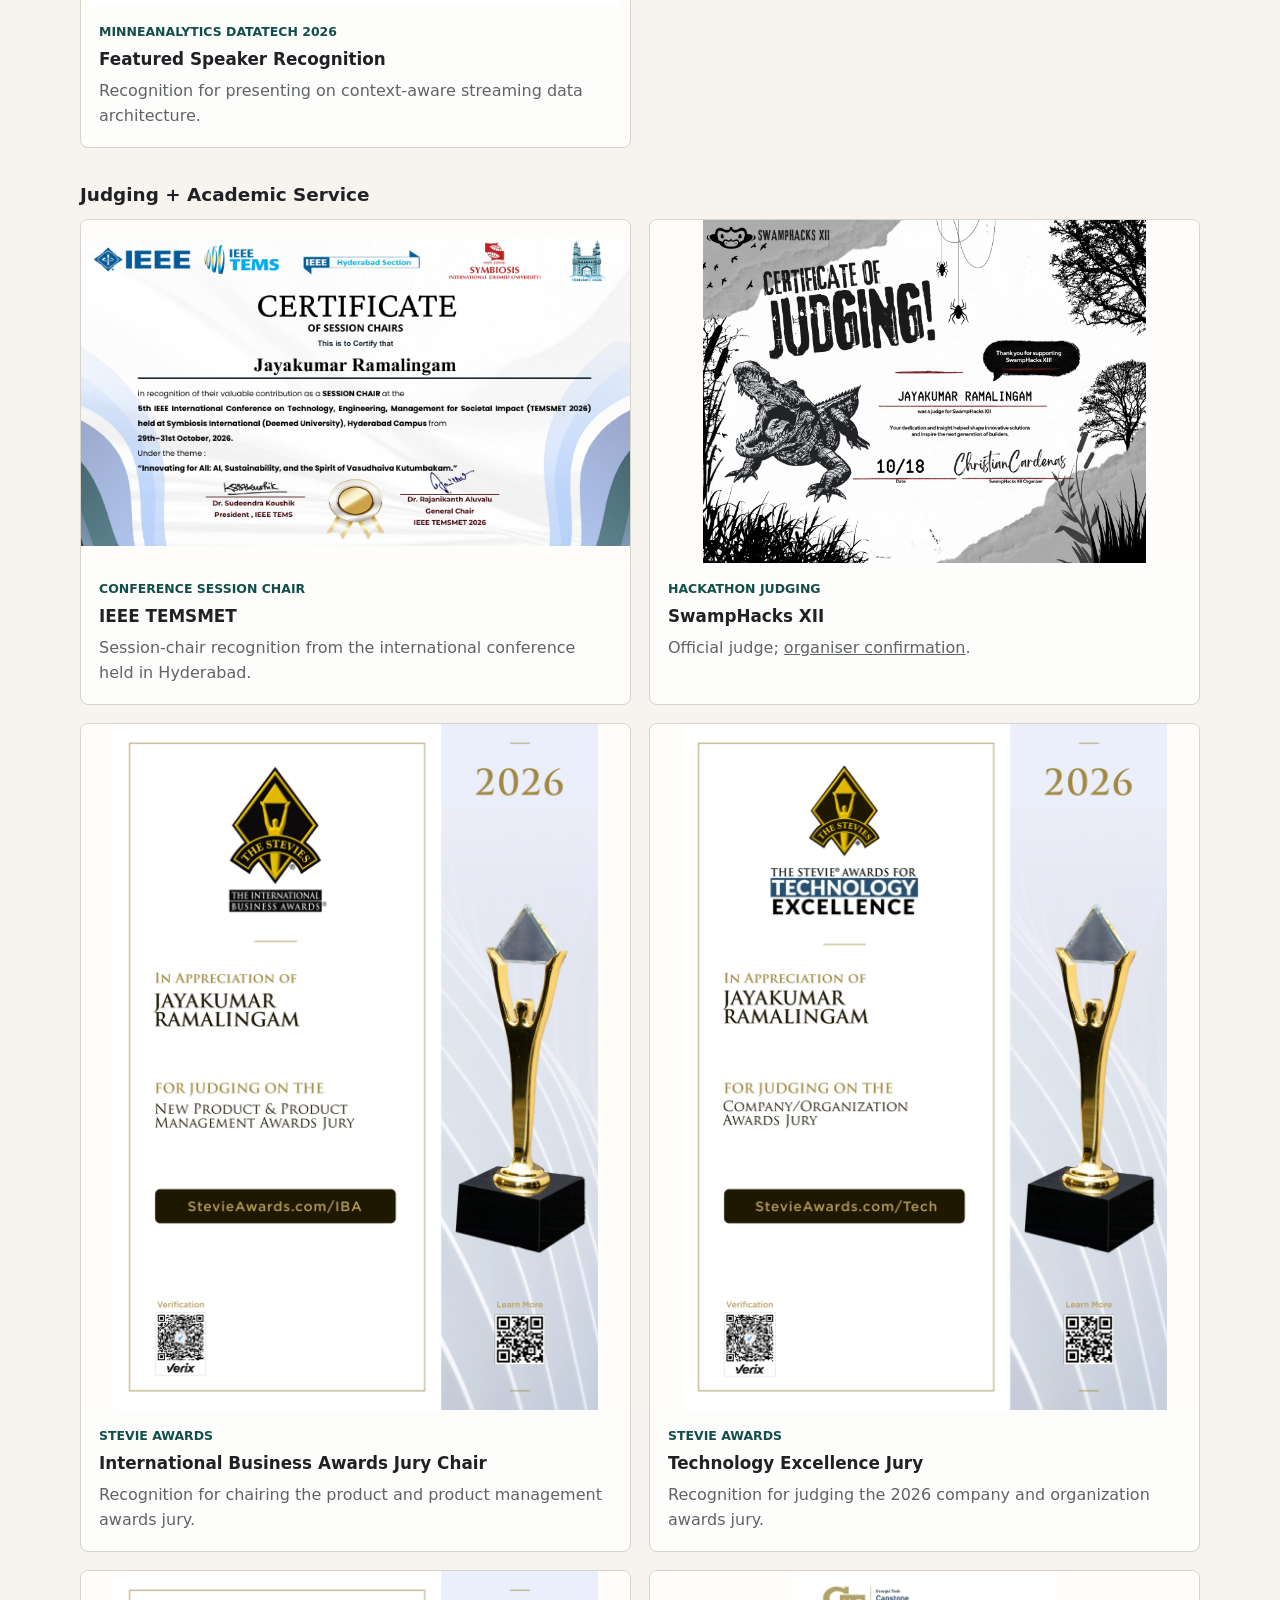
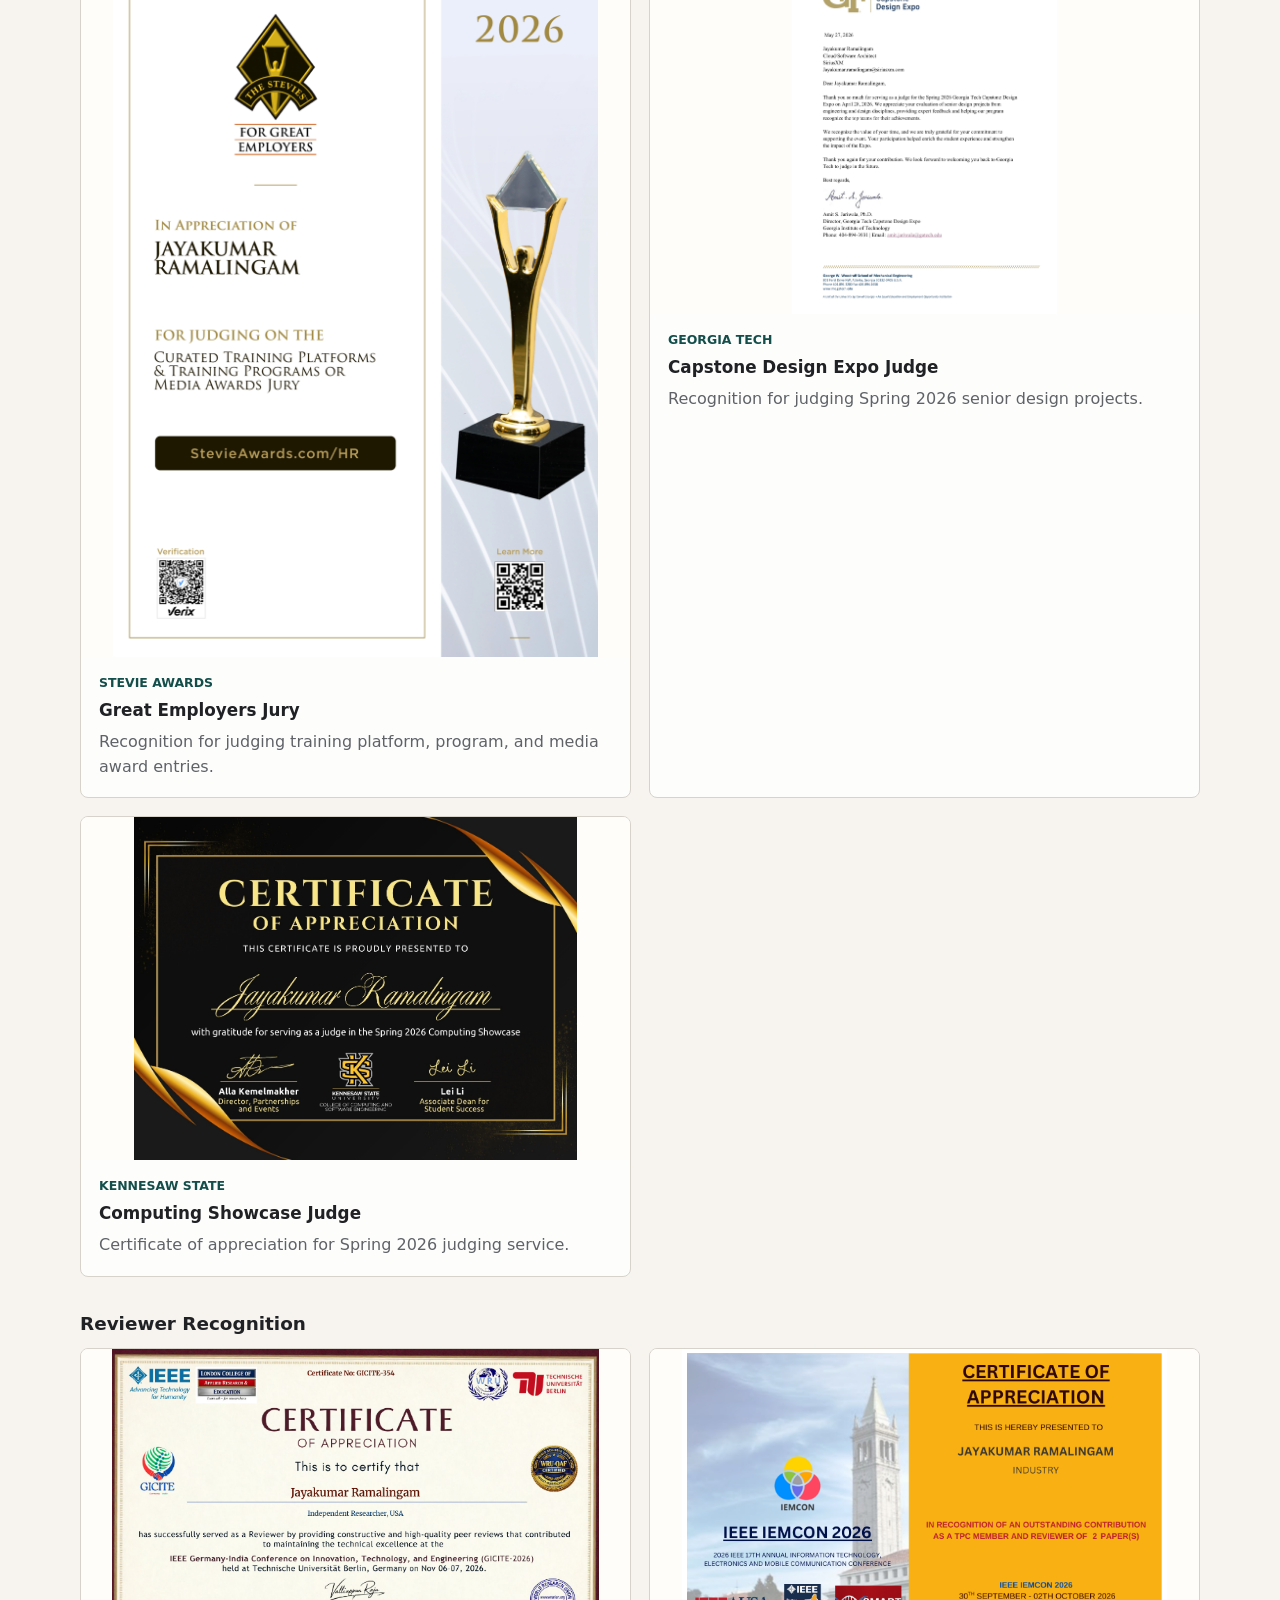
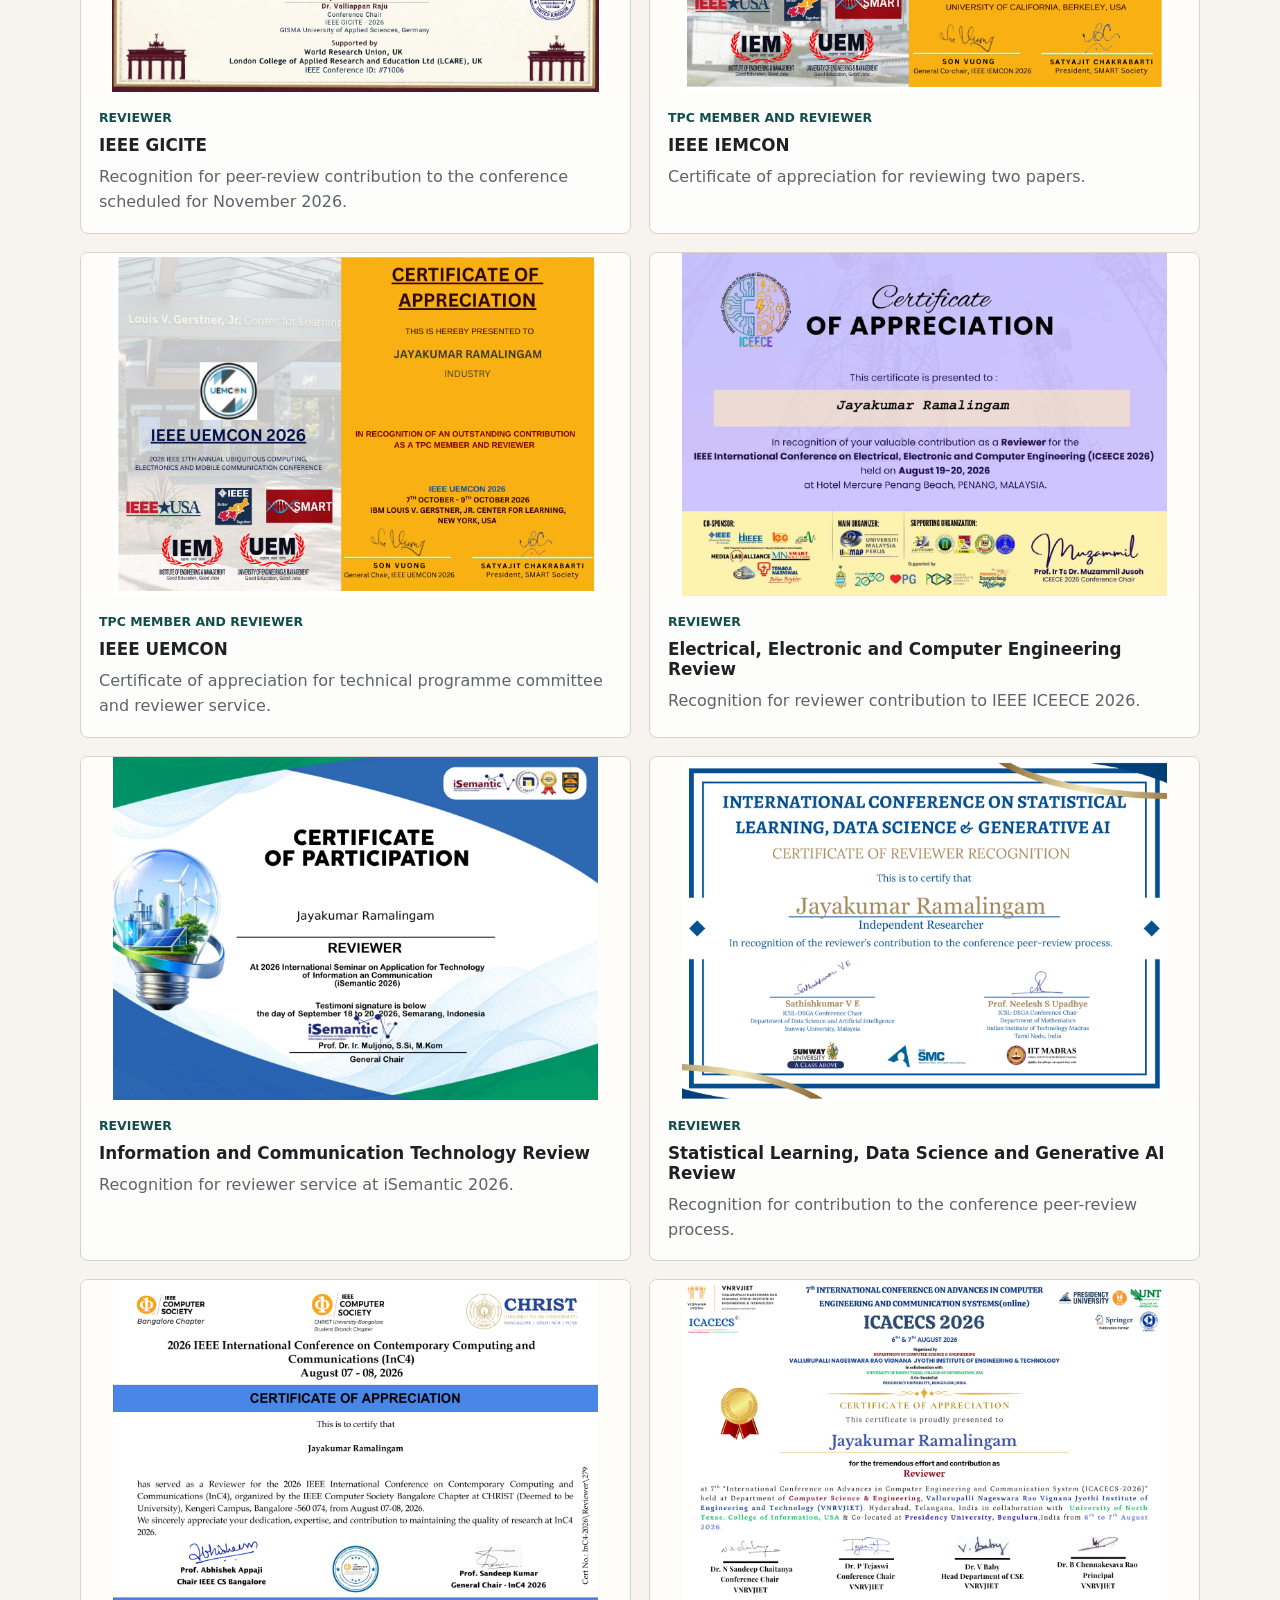
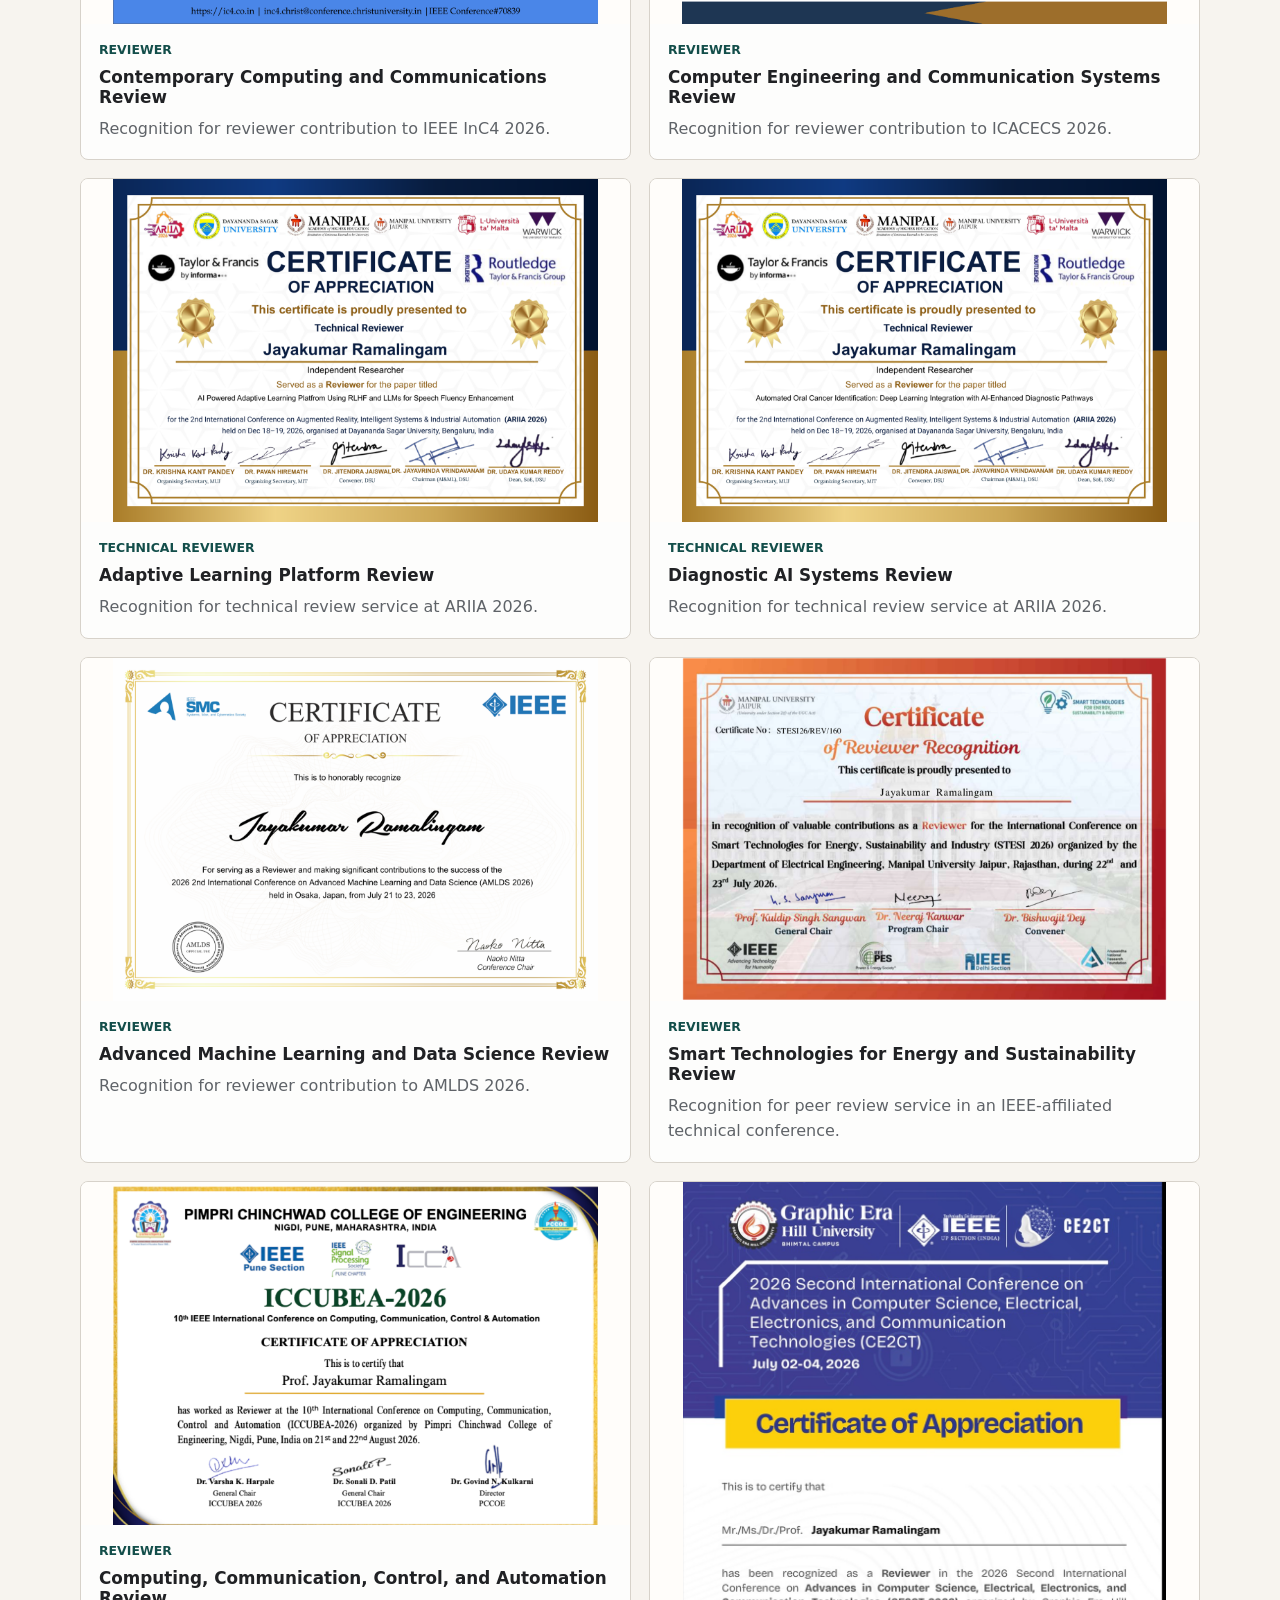
<file: certifications.html>
<!doctype html>
<html lang="en">
  <head>
    <meta charset="utf-8">
    <meta name="viewport" content="width=device-width, initial-scale=1">
    <meta name="robots" content="noindex, nofollow, noarchive, nosnippet">
    <title>Credentials &amp; Recognition | Jayakumar Ramalingam</title>
    <meta
      name="description"
      content="Professional certifications and credential areas for Jayakumar Ramalingam."
    >
    <link rel="canonical" href="https://jrtechfolio.com/certifications.html">
    <meta property="og:type" content="website">
    <meta property="og:site_name" content="Jayakumar Ramalingam">
    <meta property="og:title" content="Credentials &amp; Recognition | Jayakumar Ramalingam">
    <meta property="og:description" content="Professional certifications, IEEE Senior Member recognition, and technical contributions.">
    <meta property="og:url" content="https://jrtechfolio.com/certifications.html">
    <meta property="og:image" content="https://jrtechfolio.com/assets/profile/jay-full.jpeg">
    <meta property="og:image:alt" content="Portrait of Jayakumar Ramalingam">
    <meta name="twitter:card" content="summary">
    <meta name="twitter:title" content="Credentials &amp; Recognition | Jayakumar Ramalingam">
    <meta name="twitter:description" content="Professional certifications, IEEE Senior Member recognition, and technical contributions.">
    <meta name="twitter:image" content="https://jrtechfolio.com/assets/profile/jay-full.jpeg">
    <link rel="icon" href="favicon.svg" type="image/svg+xml">
    <link rel="stylesheet" href="style.css">
  </head>
  <body>
    <header class="site-header">
      <a class="brand" href="index.html">Jayakumar Ramalingam</a>
      <nav class="nav" aria-label="Primary navigation">
        <a href="index.html">Home</a>
        <a href="about.html">About</a>
        <a href="innovation.html">Innovation</a>
        <a href="inspiring.html">Inspiring Others</a>
        <a href="consultancy.html">Consultancy</a>
        <a href="influencer.html">Public Influence</a>
      </nav>
    </header>

    <main class="profile page">
      <section class="page-hero">
        <div>
          <p class="eyebrow">Credentials + Recognition</p>
          <h1>Professional credentials and contribution-based recognition.</h1>
        </div>
      </section>

      <section class="cert-grid" aria-label="Professional certifications">
        <article>
          <span>AWS</span>
          <h2>AWS Solutions Architect Associate</h2>
          <p>
            Cloud architecture, resilient system design, availability,
            scalability, and cost-aware infrastructure patterns.
          </p>
        </article>
        <article>
          <span>Java</span>
          <h2>Oracle Certified Java Professional</h2>
          <p>
            Enterprise Java programming, backend service development, object
            oriented design, and production-grade application engineering.
          </p>
        </article>
        <article>
          <span>Web</span>
          <h2>Oracle Certified Web Component Developer</h2>
          <p>
            Java web application development, server-side components, request
            handling, and enterprise web delivery.
          </p>
        </article>
        <article>
          <span>Domain</span>
          <h2>Retail Business Domain Certification</h2>
          <p>
            Retail technology, merchandising workflows, pricing systems, and
            business-critical operational platforms.
          </p>
        </article>
        <article>
          <span>AI / ML</span>
          <h2>AI/ML Associate Certification</h2>
          <p>
            Machine learning foundations, AI-enabled systems, model integration,
            and intelligent application architecture.
          </p>
        </article>
      </section>

      <section class="section" aria-labelledby="recognition-title">
        <div class="section-heading">
          <p class="eyebrow">Certificates + Recognition</p>
          <h2 id="recognition-title">Selected certificates and recognitions.</h2>
        </div>
        <div class="certificate-group">
          <h3>Community + Professional Recognition</h3>
          <div class="certificate-gallery">
            <article class="certificate-portrait">
              <a href="assets/certificates/ieee-senior-member-letter.pdf">
                <img
                  src="assets/certificates/ieee-senior-member-letter-thumb.png"
                  alt="IEEE Senior Member elevation letter for Jayakumar Ramalingam"
                >
              </a>
              <div>
                <span>IEEE</span>
                <h3>Senior Member Elevation</h3>
                <p>Recognition of professional maturity and significant achievements.</p>
              </div>
            </article>
            <article class="certificate-portrait">
              <a href="assets/certificates/acm-membership.pdf">
                <img src="assets/certificates/acm-membership-thumb.png" alt="ACM membership certificate for Jayakumar Ramalingam">
              </a>
              <div><span>ACM</span><h3>Professional Membership</h3><p>Membership of the Association for Computing Machinery.</p></div>
            </article>
            <article>
              <a href="assets/certificates/iete-2026-fellow-certificate.pdf">
                <img
                  src="assets/certificates/iete-2026-fellow-certificate-thumb.png"
                  alt="IETE Fellow certificate for Jayakumar Ramalingam"
                >
              </a>
              <div>
                <span>IETE</span>
                <h3>Fellow Election</h3>
                <p>Professional recognition on election as Fellow of the Institution.</p>
              </div>
            </article>
            <article>
              <a href="assets/certificates/scrs-2026-distinguished-fellow-certificate.pdf">
                <img
                  src="assets/certificates/scrs-2026-distinguished-fellow-certificate-thumb.png"
                  alt="Soft Computing Research Society Distinguished Fellow certificate for Jayakumar Ramalingam"
                >
              </a>
              <div>
                <span>SCRS</span>
                <h3>Distinguished Fellow Recognition</h3>
                <p>
                  Recognition from the Soft Computing Research Society for
                  contributions in distributed systems and AI/ML platforms.
                </p>
              </div>
            </article>
            <article class="certificate-portrait">
              <a href="assets/certificates/sas-sefm-eminent-fellow-2026.pdf">
                <img src="assets/certificates/sas-sefm-eminent-fellow-2026-thumb.png" alt="SAS Eminent Fellow Membership certificate for Jayakumar Ramalingam">
              </a>
              <div><span>SAS / SEFM</span><h3>Eminent Fellow Membership</h3><p>Membership recognition for contribution to education and research, effective June 2026.</p></div>
            </article>
            <article class="certificate-portrait">
              <a href="assets/certificates/sigma-xi-full-member-2026.pdf">
                <img src="assets/certificates/sigma-xi-full-member-2026-thumb.png" alt="Sigma Xi Full Member certificate for Jayakumar Ramalingam, 2026">
              </a>
              <div><span>SIGMA XI</span><h3>Full Member</h3><p>Elected in 2026 to Sigma Xi, The Scientific Research Honor Society.</p></div>
            </article>
            <article>
              <a href="assets/certificates/ambassador-certificate.pdf">
                <img
                  src="assets/certificates/ambassador-certificate-thumb.png"
                  alt="PeopleCert Ambassador Community certificate for Jayakumar Ramalingam"
                >
              </a>
              <div>
                <span>PeopleCert</span>
                <h3>Ambassador Community Recognition</h3>
                <p>Recognition for demonstrated ITIL and DevOps experience.</p>
              </div>
            </article>
          </div>
        </div>

        <div class="certificate-group">
          <h3>Client Recognition</h3>
          <div class="certificate-gallery">
            <article class="certificate-portrait">
              <a href="assets/certificates/home-depot-appreciation.pdf">
                <img src="assets/certificates/home-depot-appreciation-thumb.png" alt="Home Depot certificate of appreciation for Jayakumar Ramalingam">
              </a>
              <div><span>Home Depot</span><h3>Certificate of Appreciation</h3><p>Recognition for pricing-support operations and expertise in Tomcat, report automation, Hadoop and Git migration.</p></div>
            </article>
          </div>
        </div>
        <div class="certificate-group">
          <h3>Awards + Recognition</h3>
          <div class="certificate-gallery">
            <article class="certificate-portrait">
              <a href="assets/certificates/business-mint-enterprise-ai-architect-2026.pdf">
                <img src="assets/certificates/business-mint-enterprise-ai-architect-2026-thumb.png" alt="Business Mint Enterprise AI Architect of the Year 2026 certificate">
              </a>
              <div><span>Business Mint Nationwide Awards</span><h3>Enterprise AI Architect of the Year – 2026</h3><p>Recognition for enterprise AI architecture and innovation.</p></div>
            </article>
          </div>
        </div>
        <div class="certificate-group" id="mentoring-recognition">
          <h3>Mentoring Recognition</h3>
          <div class="certificate-gallery">
            <article>
              <a href="assets/certificates/adplist-top-50-data-engineering-mentor.pdf">
                <img
                  src="assets/certificates/adplist-top-50-data-engineering-mentor-thumb.png"
                  alt="ADPList Top 50 Data Engineering Mentor certificate for Jayakumar Ramalingam"
                >
              </a>
              <div>
                <span>ADPList</span>
                <h3>Top 50 Data Engineering Mentor</h3>
                <p>Recognition for mentorship and community impact, April-June 2026.</p>
              </div>
            </article>
            <article>
              <a href="assets/certificates/adplist-top-50-data-engineering-mentor-jul-sep-2026.pdf">
                <img src="assets/certificates/adplist-top-50-data-engineering-mentor-jul-sep-2026-thumb.png" alt="ADPList Top 50 Data Engineering Mentor certificate for Jayakumar Ramalingam, July-September 2026">
              </a>
              <div>
                <span>ADPList</span>
                <h3>Top 50 Data Engineering Mentor</h3>
                <p>Recognition for mentorship and community impact, July-September 2026.</p>
              </div>
            </article>
            <article>
              <a href="assets/certificates/adplist-top-1-percent-mentor-2026.pdf">
                <img src="assets/certificates/adplist-top-1-percent-mentor-2026-thumb.png" alt="ADPList Top 1% Mentor in Engineering certificate for Jayakumar Ramalingam">
              </a>
              <div>
                <span>ADPList</span>
                <h3>Top 1% Mentor in Engineering</h3>
                <p>Recognition for September 2026.</p>
              </div>
            </article>
            <article>
              <a href="assets/certificates/adplist-top-1-percent-mentor-oct-2026.pdf">
                <img src="assets/certificates/adplist-top-1-percent-mentor-oct-2026-thumb.png" alt="ADPList Top 1% Mentor in Engineering certificate for Jayakumar Ramalingam, October 2026">
              </a>
              <div>
                <span>ADPList</span>
                <h3>Top 1% Mentor in Engineering</h3>
                <p>Recognition for October 2026.</p>
              </div>
            </article>
            <article>
              <a href="assets/certificates/adplist-1000-mentorship-minutes.pdf">
                <img src="assets/certificates/adplist-1000-mentorship-minutes-thumb.png" alt="ADPList 1,000 mentorship minutes certificate for Jayakumar Ramalingam">
              </a>
              <div>
                <span>ADPList</span>
                <h3>1,000 Mentorship Minutes</h3>
                <p>Milestone certificate for time spent mentoring on ADPList.</p>
              </div>
            </article>
          </div>
        </div>

        <div class="certificate-group">
          <h3>Speaking + Presentation Recognition</h3>
          <div class="certificate-gallery">
            <article>
              <a href="assets/certificates/ai-builders-global-conference-speaker-certificate.pdf">
                <img src="assets/certificates/ai-builders-global-conference-speaker-certificate-thumb.png" alt="AI Builders Global Conference speaker certificate for Jayakumar Ramalingam">
              </a>
              <div>
                <span>AI Builders Global Conference / Speaker</span>
                <h3>The Agent Passed the Test, but Broke the Workflow</h3>
                <p>Recognition for presenting a talk on AI agent reliability and workflow design.</p>
              </div>
            </article>
            <article>
              <a href="assets/certificates/iwis-2026-paper-presentation-certificate.pdf">
                <img
                  src="assets/certificates/iwis-2026-paper-presentation-certificate-thumb.png"
                  alt="IWIS 2026 paper presentation certificate for Jayakumar Ramalingam"
                >
              </a>
              <div>
                <span>IEEE IWIS 2026</span>
                <h3>Context-Aware Dynamic Pricing</h3>
                <p>First-author recognition for presenting research on margin-preserving dynamic pricing.</p>
              </div>
            </article>
            <article class="certificate-portrait">
              <a href="assets/certificates/icdsa-2026-keynote-certificate.pdf">
                <img
                  src="assets/certificates/icdsa-2026-keynote-certificate-thumb.png"
                  alt="ICDSA 2026 keynote talk certificate for Jayakumar Ramalingam"
                >
              </a>
              <div>
                <span>ICDSA 2026</span>
                <h3>Event-Driven Intelligence Keynote</h3>
                <p>Recognition for delivering a keynote on real-time AI decision systems at scale.</p>
              </div>
            </article>
            <article class="certificate-portrait">
              <a href="assets/certificates/bdai-2026-paper-presentation-certificate.pdf">
                <img
                  src="assets/certificates/bdai-2026-paper-presentation-certificate-thumb.png"
                  alt="BDAI 2026 paper presentation certificate for Jayakumar Ramalingam"
                >
              </a>
              <div>
                <span>IEEE BDAI 2026</span>
                <h3>Real-Time Personalization Architecture</h3>
                <p>Recognition for presenting research on scalable event-driven recommendation systems.</p>
              </div>
            </article>
            <article class="certificate-portrait">
              <a href="assets/certificates/datatech-2026-speaker-appreciation.pdf">
                <img
                  src="assets/certificates/datatech-2026-speaker-appreciation-thumb.png"
                  alt="MinneAnalytics DataTech 2026 speaker appreciation letter for Jayakumar Ramalingam"
                >
              </a>
              <div>
                <span>MinneAnalytics DataTech 2026</span>
                <h3>Featured Speaker Recognition</h3>
                <p>Recognition for presenting on context-aware streaming data architecture.</p>
              </div>
            </article>
          </div>
        </div>

        <div class="certificate-group">
          <h3>Judging + Academic Service</h3>
          <div class="certificate-gallery">
            <article>
              <a href="assets/certificates/temsmet-2026-session-chair-certificate.pdf">
                <img src="assets/certificates/temsmet-2026-session-chair-certificate-thumb.png" alt="IEEE TEMSMET session chair certificate for Jayakumar Ramalingam">
              </a>
              <div>
                <span>Conference session chair</span>
                <h3>IEEE TEMSMET</h3>
                <p>Session-chair recognition from the international conference held in Hyderabad.</p>
              </div>
            </article>
            <article>
              <a href="assets/certificates/swamphacks-xii-judge-certificate.pdf">
                <img src="assets/certificates/swamphacks-xii-judge-certificate-thumb.png" alt="SwampHacks XII judging certificate for Jayakumar Ramalingam">
              </a>
              <div>
                <span>Hackathon judging</span>
                <h3>SwampHacks XII</h3>
                <p>Official judge; <a href="assets/certificates/swamphacks-xii-judging-confirmation.pdf">organiser confirmation</a>.</p>
              </div>
            </article>
            <article class="certificate-portrait">
              <a href="assets/certificates/stevie-2026-international-business-awards-chair-certificate.pdf">
                <img
                  src="assets/certificates/stevie-2026-international-business-awards-chair-certificate-thumb.png"
                  alt="2026 International Business Awards jury chair certificate for Jayakumar Ramalingam"
                >
              </a>
              <div>
                <span>Stevie Awards</span>
                <h3>International Business Awards Jury Chair</h3>
                <p>Recognition for chairing the product and product management awards jury.</p>
              </div>
            </article>
            <article class="certificate-portrait">
              <a href="assets/certificates/stevie-2026-technology-excellence-jury-certificate.pdf">
                <img
                  src="assets/certificates/stevie-2026-technology-excellence-jury-certificate-thumb.png"
                  alt="2026 Stevie Awards for Technology Excellence jury certificate for Jayakumar Ramalingam"
                >
              </a>
              <div>
                <span>Stevie Awards</span>
                <h3>Technology Excellence Jury</h3>
                <p>Recognition for judging the 2026 company and organization awards jury.</p>
              </div>
            </article>
            <article class="certificate-portrait">
              <a href="assets/certificates/stevie-2026-great-employers-jury-certificate.pdf">
                <img
                  src="assets/certificates/stevie-2026-great-employers-jury-certificate-thumb.png"
                  alt="2026 Stevie Awards for Great Employers jury certificate for Jayakumar Ramalingam"
                >
              </a>
              <div>
                <span>Stevie Awards</span>
                <h3>Great Employers Jury</h3>
                <p>Recognition for judging training platform, program, and media award entries.</p>
              </div>
            </article>
            <article>
              <a href="assets/certificates/georgia-tech-capstone-judge-certificate.pdf">
                <img
                  src="assets/certificates/georgia-tech-capstone-judge-thumb.png"
                  alt="Georgia Tech Capstone Design Expo judge certificate"
                >
              </a>
              <div>
                <span>Georgia Tech</span>
                <h3>Capstone Design Expo Judge</h3>
                <p>Recognition for judging Spring 2026 senior design projects.</p>
              </div>
            </article>
            <article>
              <a href="assets/certificates/c-day-judging-certificate.jpg">
                <img
                  src="assets/certificates/c-day-judging-certificate.jpg"
                  alt="Kennesaw State University Spring 2026 Computing Showcase judge certificate"
                >
              </a>
              <div>
                <span>Kennesaw State</span>
                <h3>Computing Showcase Judge</h3>
                <p>Certificate of appreciation for Spring 2026 judging service.</p>
              </div>
            </article>
          </div>
        </div>

        <div class="certificate-group" id="reviewer-recognition">
          <h3>Reviewer Recognition</h3>
          <div class="certificate-gallery">
            <article>
              <a href="assets/certificates/gicite-2026-reviewer-certificate.pdf">
                <img src="assets/certificates/gicite-2026-reviewer-certificate-thumb.png" alt="GICITE reviewer certificate for Jayakumar Ramalingam">
              </a>
              <div>
                <span>Reviewer</span>
                <h3>IEEE GICITE</h3>
                <p>Recognition for peer-review contribution to the conference scheduled for November 2026.</p>
              </div>
            </article>
            <article>
              <a href="assets/certificates/iemcon-2026-tpc-reviewer-certificate.pdf">
                <img src="assets/certificates/iemcon-2026-tpc-reviewer-certificate-thumb.png" alt="IEEE IEMCON 2026 technical programme committee and reviewer certificate for Jayakumar Ramalingam">
              </a>
              <div>
                <span>TPC member and reviewer</span>
                <h3>IEEE IEMCON</h3>
                <p>Certificate of appreciation for reviewing two papers.</p>
              </div>
            </article>
            <article>
              <a href="assets/certificates/uemcon-2026-tpc-reviewer-certificate.pdf">
                <img src="assets/certificates/uemcon-2026-tpc-reviewer-certificate-thumb.png" alt="IEEE UEMCON 2026 technical programme committee and reviewer certificate for Jayakumar Ramalingam">
              </a>
              <div>
                <span>TPC member and reviewer</span>
                <h3>IEEE UEMCON</h3>
                <p>Certificate of appreciation for technical programme committee and reviewer service.</p>
              </div>
            </article>
            <article>
              <a href="assets/certificates/iceece-2026-reviewer-certificate.pdf">
                <img
                  src="assets/certificates/iceece-2026-reviewer-certificate-thumb.png"
                  alt="IEEE ICEECE 2026 reviewer certificate for Jayakumar Ramalingam"
                >
              </a>
              <div>
                <span>Reviewer</span>
                <h3>Electrical, Electronic and Computer Engineering Review</h3>
                <p>Recognition for reviewer contribution to IEEE ICEECE 2026.</p>
              </div>
            </article>
            <article>
              <a href="assets/certificates/isemantic-2026-reviewer-certificate.pdf">
                <img
                  src="assets/certificates/isemantic-2026-reviewer-certificate-thumb.png"
                  alt="iSemantic 2026 reviewer certificate for Jayakumar Ramalingam"
                >
              </a>
              <div>
                <span>Reviewer</span>
                <h3>Information and Communication Technology Review</h3>
                <p>Recognition for reviewer service at iSemantic 2026.</p>
              </div>
            </article>
            <article>
              <a href="assets/certificates/icsl-dsga-2026-reviewer-certificate.pdf">
                <img
                  src="assets/certificates/icsl-dsga-2026-reviewer-certificate-thumb.png"
                  alt="ICSL-DSGA 2026 reviewer certificate for Jayakumar Ramalingam"
                >
              </a>
              <div>
                <span>Reviewer</span>
                <h3>Statistical Learning, Data Science and Generative AI Review</h3>
                <p>Recognition for contribution to the conference peer-review process.</p>
              </div>
            </article>
            <article>
              <a href="assets/certificates/inc4-2026-reviewer-certificate.pdf">
                <img
                  src="assets/certificates/inc4-2026-reviewer-certificate-thumb.png"
                  alt="InC4 2026 reviewer certificate for Jayakumar Ramalingam"
                >
              </a>
              <div>
                <span>Reviewer</span>
                <h3>Contemporary Computing and Communications Review</h3>
                <p>Recognition for reviewer contribution to IEEE InC4 2026.</p>
              </div>
            </article>
            <article>
              <a href="assets/certificates/icacecs-2026-reviewer-certificate.pdf">
                <img
                  src="assets/certificates/icacecs-2026-reviewer-certificate-thumb.png"
                  alt="ICACECS 2026 reviewer certificate for Jayakumar Ramalingam"
                >
              </a>
              <div>
                <span>Reviewer</span>
                <h3>Computer Engineering and Communication Systems Review</h3>
                <p>Recognition for reviewer contribution to ICACECS 2026.</p>
              </div>
            </article>
            <article>
              <a href="assets/certificates/ariia-2026-reviewer-adaptive-learning-certificate.pdf">
                <img
                  src="assets/certificates/ariia-2026-reviewer-adaptive-learning-certificate-thumb.png"
                  alt="ARIIA 2026 technical reviewer certificate for adaptive learning platform paper"
                >
              </a>
              <div>
                <span>Technical Reviewer</span>
                <h3>Adaptive Learning Platform Review</h3>
                <p>Recognition for technical review service at ARIIA 2026.</p>
              </div>
            </article>
            <article>
              <a href="assets/certificates/ariia-2026-reviewer-diagnostic-ai-certificate.pdf">
                <img
                  src="assets/certificates/ariia-2026-reviewer-diagnostic-ai-certificate-thumb.png"
                  alt="ARIIA 2026 technical reviewer certificate for diagnostic AI paper"
                >
              </a>
              <div>
                <span>Technical Reviewer</span>
                <h3>Diagnostic AI Systems Review</h3>
                <p>Recognition for technical review service at ARIIA 2026.</p>
              </div>
            </article>
            <article>
              <a href="assets/certificates/amlds-2026-reviewer-certificate.pdf">
                <img
                  src="assets/certificates/amlds-2026-reviewer-certificate-thumb.png"
                  alt="AMLDS 2026 reviewer certificate for Jayakumar Ramalingam"
                >
              </a>
              <div>
                <span>Reviewer</span>
                <h3>Advanced Machine Learning and Data Science Review</h3>
                <p>Recognition for reviewer contribution to AMLDS 2026.</p>
              </div>
            </article>
            <article>
              <a href="assets/certificates/stesi-2026-reviewer-certificate.pdf">
                <img
                  src="assets/certificates/stesi-2026-reviewer-certificate-thumb.png"
                  alt="STESI 2026 reviewer recognition certificate for Jayakumar Ramalingam"
                >
              </a>
              <div>
                <span>Reviewer</span>
                <h3>Smart Technologies for Energy and Sustainability Review</h3>
                <p>Recognition for peer review service in an IEEE-affiliated technical conference.</p>
              </div>
            </article>
            <article>
              <a href="assets/certificates/iccubea-2026-reviewer-certificate.pdf">
                <img
                  src="assets/certificates/iccubea-2026-reviewer-certificate-thumb.png"
                  alt="ICCUBEA 2026 reviewer certificate for Jayakumar Ramalingam"
                >
              </a>
              <div>
                <span>Reviewer</span>
                <h3>Computing, Communication, Control, and Automation Review</h3>
                <p>Certificate of appreciation for scholarly peer review contribution.</p>
              </div>
            </article>
            <article class="certificate-portrait">
              <a href="assets/certificates/ce2ct-2026-reviewer-certificate.jpg">
                <img
                  src="assets/certificates/ce2ct-2026-reviewer-certificate-thumb.jpg"
                  alt="CE2CT 2026 reviewer certificate for Jayakumar Ramalingam"
                >
              </a>
              <div>
                <span>Reviewer</span>
                <h3>Computer Science and Communication Technologies Review</h3>
                <p>Recognition for reviewer service in an IEEE co-sponsored conference.</p>
              </div>
            </article>
            <article>
              <a href="assets/certificates/ngmse-2026-reviewer-certificate.pdf">
                <img
                  src="assets/certificates/ngmse-2026-reviewer-certificate-thumb.png"
                  alt="NGMSE 2026 reviewer certificate for Jayakumar Ramalingam"
                >
              </a>
              <div>
                <span>Reviewer</span>
                <h3>Edge Multimedia Systems Review</h3>
                <p>Recognition for evaluating four manuscripts for NGMSE 2026.</p>
              </div>
            </article>
            <article>
              <a href="assets/certificates/aiiot-2026-reviewer-certificate.pdf">
                <img
                  src="assets/certificates/aiiot-2026-reviewer-certificate-thumb.jpg"
                  alt="IEEE AIIoT 2026 TPC reviewer certificate for Jayakumar Ramalingam"
                >
              </a>
              <div>
                <span>Technical Program Committee</span>
                <h3>World AI IoT Congress Review</h3>
                <p>Recognition for TPC member and reviewer contribution.</p>
              </div>
            </article>
            <article class="certificate-portrait">
              <a href="assets/certificates/2ai-2026-reviewer-certificate.pdf">
                <img
                  src="assets/certificates/2ai-2026-reviewer-certificate-thumb.png"
                  alt="2AI 2026 reviewer certificate for Jayakumar Ramalingam"
                >
              </a>
              <div>
                <span>Technical Program Committee</span>
                <h3>Applied Artificial Intelligence Review</h3>
                <p>Certificate for peer review and technical evaluation contribution.</p>
              </div>
            </article>
            <article>
              <a href="assets/certificates/icoias-2026-reviewer-certificate.pdf">
                <img
                  src="assets/certificates/icoias-2026-reviewer-certificate-thumb.png"
                  alt="ICoIAS 2026 reviewer certificate for Jayakumar Ramalingam"
                >
              </a>
              <div>
                <span>Reviewer</span>
                <h3>Intelligent Autonomous Systems Review</h3>
                <p>Certificate of appreciation for reviewer member contribution.</p>
              </div>
            </article>
            <article>
              <a href="assets/certificates/icetm-2026-reviewer-certificate.pdf">
                <img
                  src="assets/certificates/icetm-2026-reviewer-certificate-thumb.png"
                  alt="ICETM 2026 reviewer certificate for Jayakumar Ramalingam"
                >
              </a>
              <div>
                <span>Reviewer</span>
                <h3>Engineering, Technology, and Management Review</h3>
                <p>Certificate of appreciation for scholarly review contribution.</p>
              </div>
            </article>
            <article>
              <a href="assets/certificates/icicacs-2026-reviewer-certificate.jpg">
                <img
                  src="assets/certificates/icicacs-2026-reviewer-certificate.jpg"
                  alt="ICICACS 2026 reviewer certificate for Jayakumar Ramalingam"
                >
              </a>
              <div>
                <span>Reviewer</span>
                <h3>Integrated Circuits and Communication Systems Review</h3>
                <p>Certificate of appreciation for technical paper review.</p>
              </div>
            </article>
            <article>
              <a href="assets/certificates/icetci-2026-reviewer-certificate.pdf">
                <img
                  src="assets/certificates/icetci-2026-reviewer-certificate-thumb.png"
                  alt="ICETCI 2026 peer reviewer certificate for Jayakumar Ramalingam"
                >
              </a>
              <div>
                <span>Peer Reviewer</span>
                <h3>Emerging Techniques in Computational Intelligence Review</h3>
                <p>Recognition for peer-review contribution to ICETCI 2026, organized by Mahindra University.</p>
              </div>
            </article>
            <article>
              <a href="assets/certificates/r10-htc-2026-reviewer-certificate.pdf">
                <img
                  src="assets/certificates/r10-htc-2026-reviewer-certificate-thumb.png"
                  alt="IEEE Region 10 Humanitarian Technology Conference 2026 reviewer certificate for Jayakumar Ramalingam"
                >
              </a>
              <div>
                <span>Peer Reviewer</span>
                <h3>IEEE Region 10 Humanitarian Technology Conference Review</h3>
                <p>Recognition for completing three paper reviews for IEEE R10 HTC 2026.</p>
              </div>
            </article>
          </div>
        </div>

        <div class="certificate-group">
          <h3>Publication Recognition</h3>
          <div class="certificate-gallery">
            <article>
              <a href="assets/certificates/ijfmr-2025-ai-native-data-platforms-publication-certificate.pdf">
                <img
                  src="assets/certificates/ijfmr-2025-ai-native-data-platforms-publication-certificate-thumb.png"
                  alt="Publication certificate for Building AI-Native Data Platforms"
                >
              </a>
              <div>
                <span>Publication</span>
                <h3>Building AI-Native Data Platforms</h3>
                <p>Publication certificate for AI-native data platform research contribution.</p>
              </div>
            </article>
            <article>
              <a href="assets/certificates/ijse-publication-certificate.pdf">
                <img
                  src="assets/certificates/ijse-publication-certificate-thumb.png"
                  alt="Publication certificate for Edge-to-Cloud Machine Learning Pipelines"
                >
              </a>
              <div>
                <span>Publication</span>
                <h3>Edge-to-Cloud Machine Learning Pipelines</h3>
                <p>Publication certificate for low-latency intelligent systems research.</p>
              </div>
            </article>
          </div>
        </div>
      </section>
    </main>

    <footer class="site-footer">
      <p>© 2026 Jayakumar Ramalingam. All rights reserved.</p>
      <div>
        <a href="about.html">About</a>
        <a href="innovation.html">Innovation</a>
        <a href="mailto:Jayakumar.ramalingam@ieee.org">Email</a>
      </div>
    </footer>
  </body>
</html>
</file>
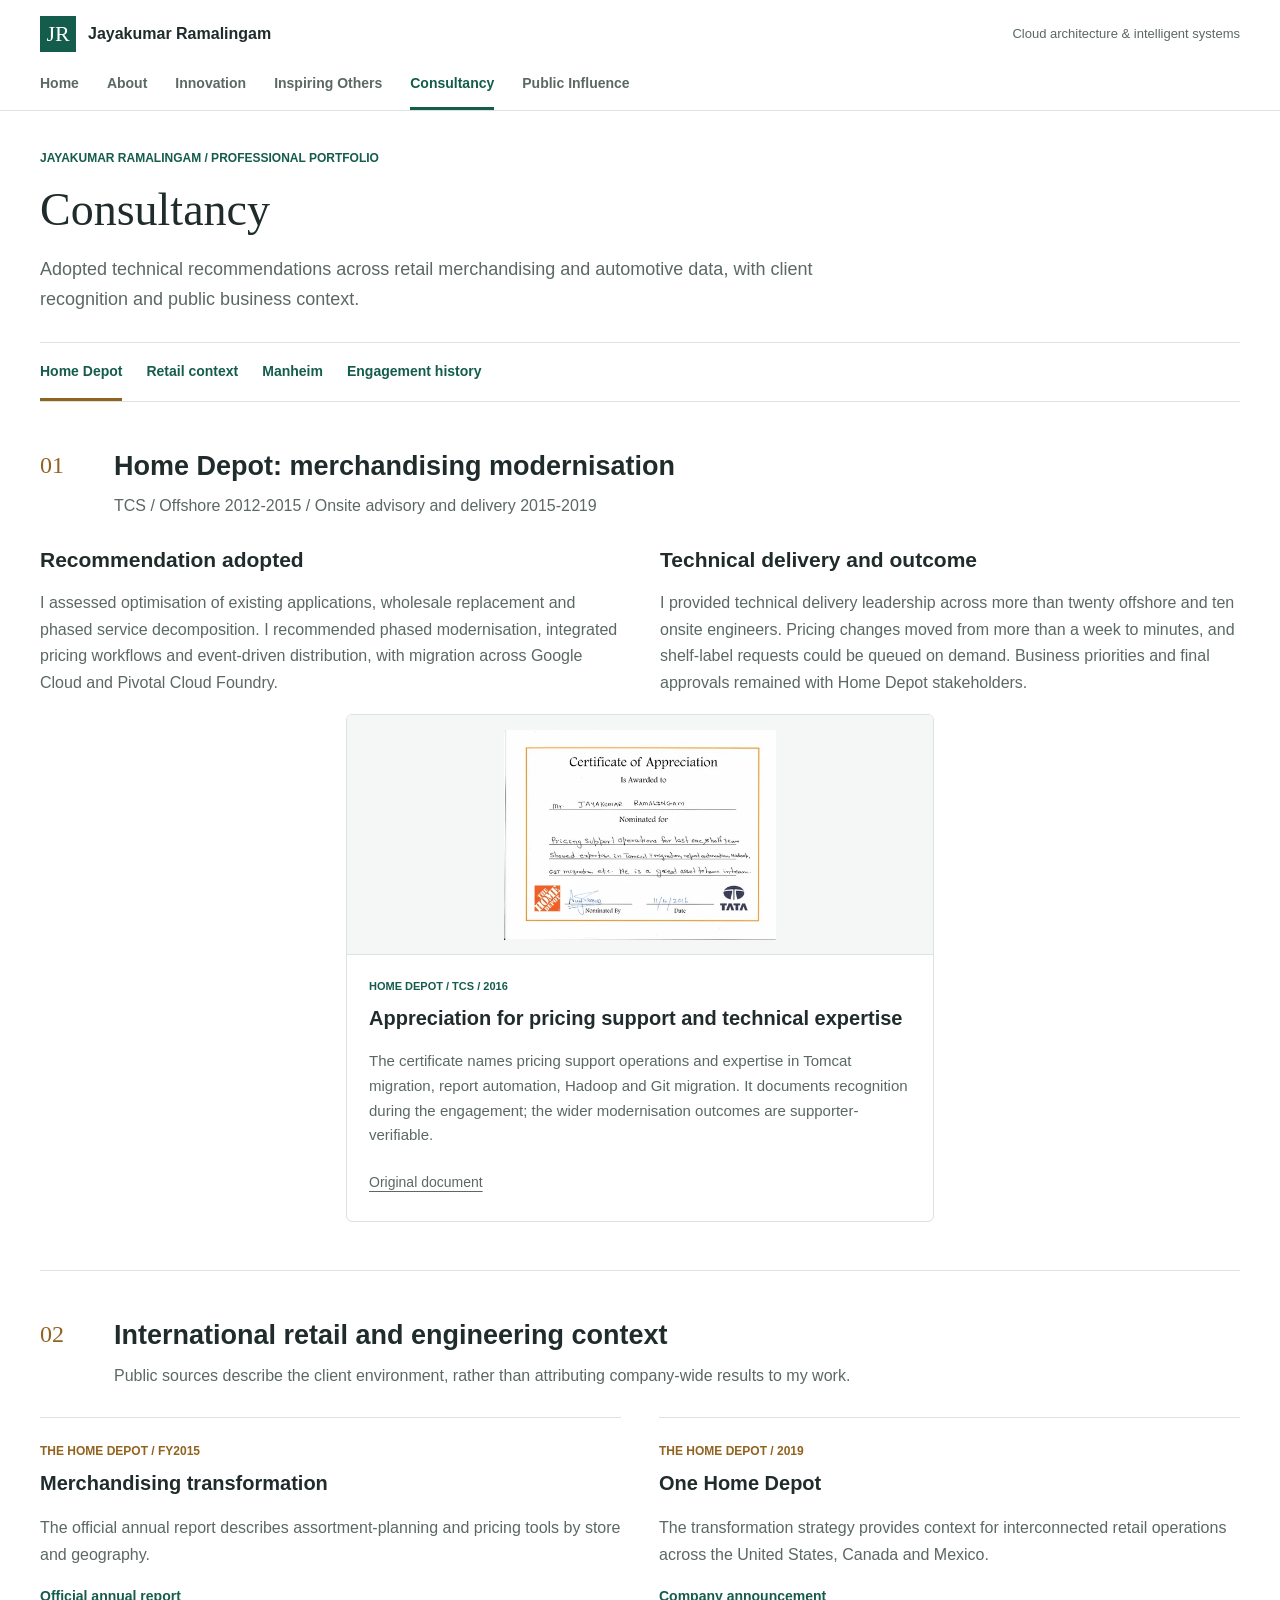
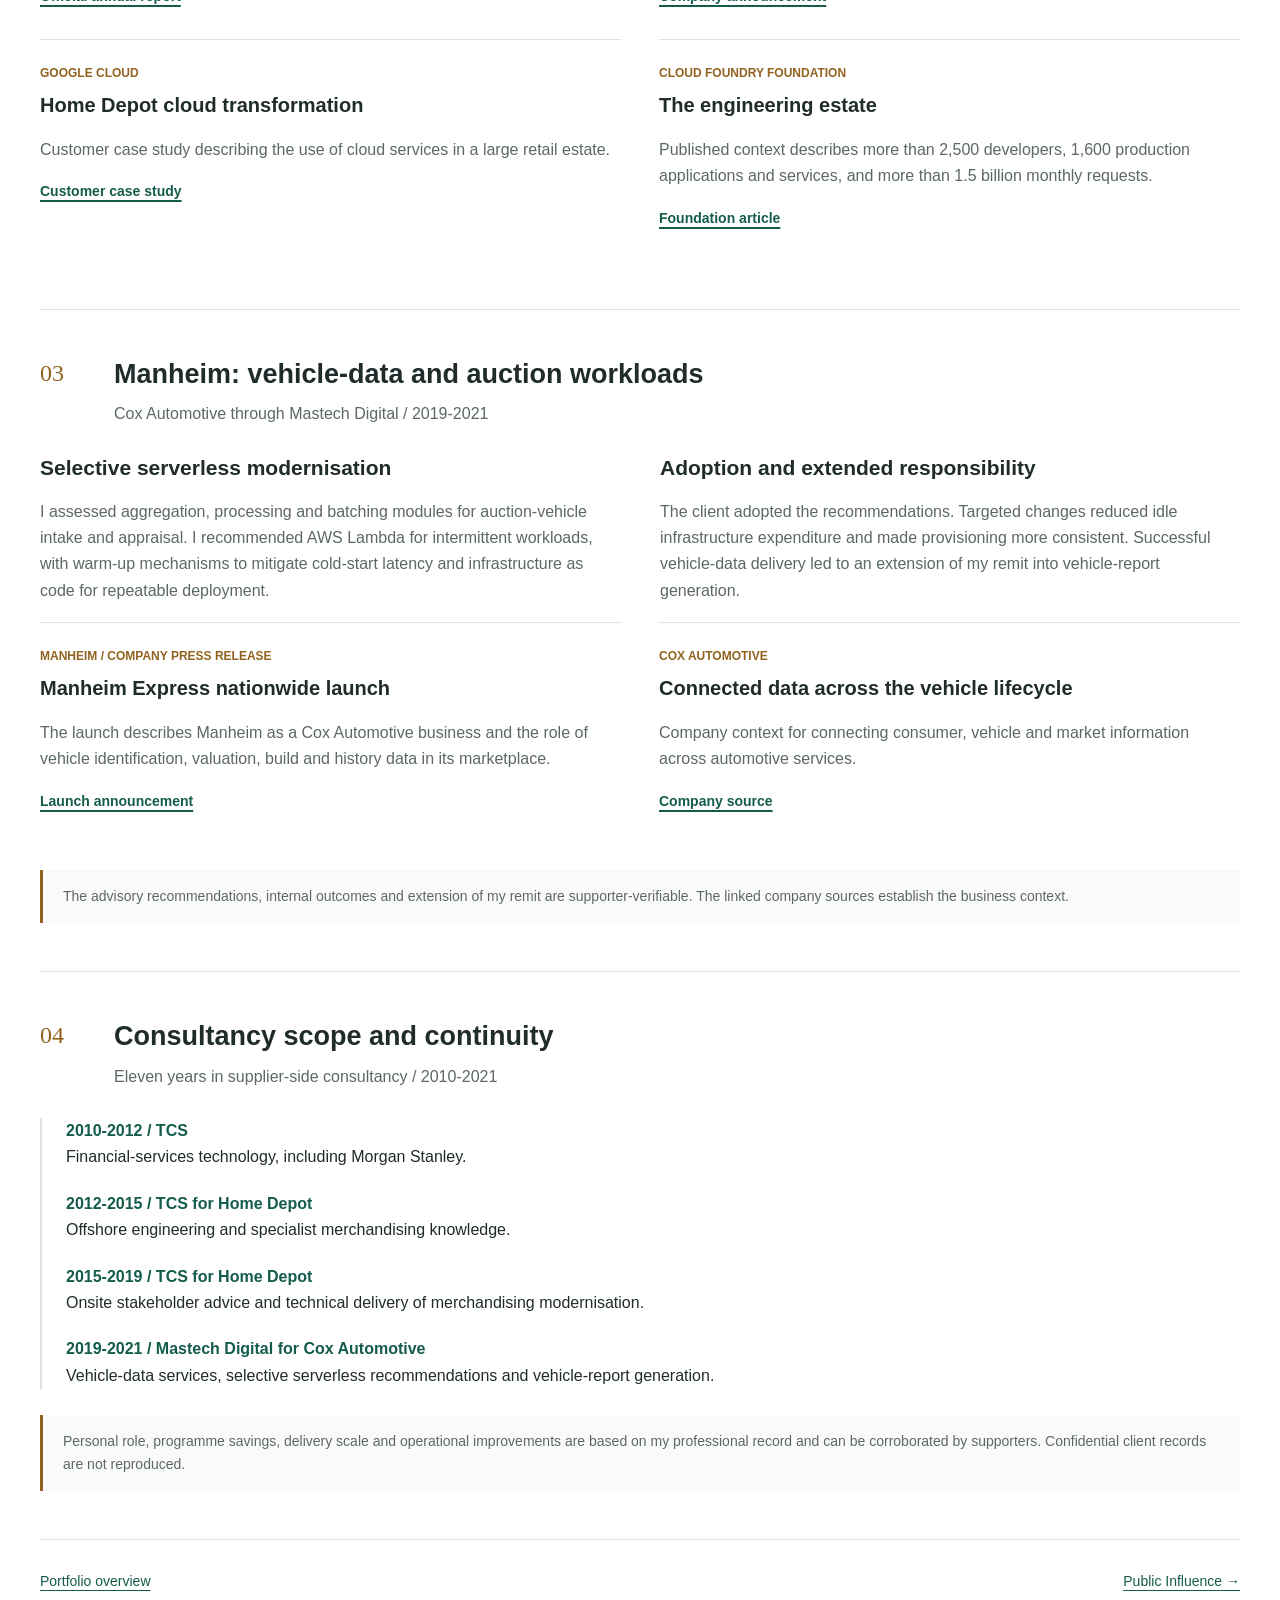
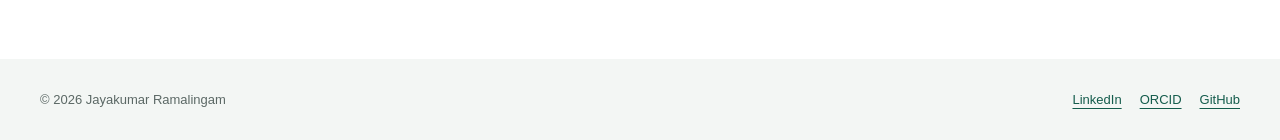
<file: consultancy.html>
<!doctype html>
<html lang="en"><head><meta charset="utf-8"><meta name="viewport" content="width=device-width, initial-scale=1">
<meta name="robots" content="noindex, nofollow, noarchive, nosnippet"><title>Consultancy | Jayakumar Ramalingam</title>
<meta name="description" content="Adopted technical recommendations across retail merchandising and automotive data, with client recognition and public business context."><link rel="canonical" href="https://jrtechfolio.com/consultancy.html">
<meta property="og:type" content="website"><meta property="og:title" content="Consultancy | Jayakumar Ramalingam"><meta property="og:description" content="Adopted technical recommendations across retail merchandising and automotive data, with client recognition and public business context.">
<meta property="og:url" content="https://jrtechfolio.com/consultancy.html"><meta property="og:image" content="https://jrtechfolio.com/assets/profile/jay-full.jpeg">
<link rel="icon" href="favicon.svg" type="image/svg+xml"><link rel="stylesheet" href="evidence.css?v=20261112"><link rel="stylesheet" href="shell.css?v=20261005b"><script defer src="navigation.js?v=20261005b"></script><script defer src="evidence.js?v=20261112"></script></head>
<body><a class="skip" href="#main">Skip to content</a><header class="header"><div class="wrap"><div class="identity"><a class="brand" href="index.html"><span class="monogram" aria-hidden="true">JR</span>Jayakumar Ramalingam</a><small>Cloud architecture &amp; intelligent systems</small></div><nav class="primary" aria-label="Primary navigation"><a href="index.html">Home</a><a href="about.html">About</a><a href="innovation.html">Innovation</a><a href="inspiring.html">Inspiring Others</a><a href="consultancy.html" aria-current="page">Consultancy</a><a href="influencer.html">Public Influence</a></nav></div></header>
<main id="main" class="wrap"><div class="intro"><p class="eyebrow">Jayakumar Ramalingam / Professional portfolio</p><h1>Consultancy</h1><p>Adopted technical recommendations across retail merchandising and automotive data, with client recognition and public business context.</p></div><nav class="page-index" aria-label="On this page"><a href="#home-depot">Home Depot</a><a href="#retail-context">Retail context</a><a href="#manheim">Manheim</a><a href="#scope">Engagement history</a></nav><section class="section" id="home-depot" aria-labelledby="home-depot-title"><div class="section-head"><span class="section-number" aria-hidden="true">01</span><div><h2 id="home-depot-title">Home Depot: merchandising modernisation</h2><p>TCS / Offshore 2012-2015 / Onsite advisory and delivery 2015-2019</p></div></div><div class="text-columns"><div><h3>Recommendation adopted</h3><p>I assessed optimisation of existing applications, wholesale replacement and phased service decomposition. I recommended phased modernisation, integrated pricing workflows and event-driven distribution, with migration across Google Cloud and Pivotal Cloud Foundry.</p></div><div><h3>Technical delivery and outcome</h3><p>I provided technical delivery leadership across more than twenty offshore and ten onsite engineers. Pricing changes moved from more than a week to minutes, and shelf-label requests could be queued on demand. Business priorities and final approvals remained with Home Depot stakeholders.</p></div></div><div class="wide-document"><article class="evidence">
<div class="document  "><a href="assets/certificates/home-depot-appreciation.pdf" data-preview="Appreciation for pricing support and technical expertise" aria-label="Enlarge Appreciation for pricing support and technical expertise"><img src="assets/previews/home-depot-appreciation-thumb-480.webp" srcset="assets/previews/home-depot-appreciation-thumb-480.webp 480w, assets/previews/home-depot-appreciation-thumb-960.webp 960w" sizes="(max-width: 620px) 90vw, (max-width: 1000px) 44vw, 400px" data-full-src="assets/certificates/home-depot-appreciation-thumb.png" alt="Appreciation for pricing support and technical expertise" width="995" height="766" loading="lazy" decoding="async"></a></div>
<div class="caption"><p class="eyebrow">Home Depot / TCS / 2016</p><h3>Appreciation for pricing support and technical expertise</h3><p>The certificate names pricing support operations and expertise in Tomcat migration, report automation, Hadoop and Git migration. It documents recognition during the engagement; the wider modernisation outcomes are supporter-verifiable.</p>
<div class="links"><a class="local-evidence" href="assets/certificates/home-depot-appreciation.pdf">Original document</a></div></div></article></div></section><section class="section" id="retail-context" aria-labelledby="retail-context-title"><div class="section-head"><span class="section-number" aria-hidden="true">02</span><div><h2 id="retail-context-title">International retail and engineering context</h2><p>Public sources describe the client environment, rather than attributing company-wide results to my work.</p></div></div><div class="sources"><article class="source"><p class="publisher">The Home Depot / FY2015</p><h3>Merchandising transformation</h3><p>The official annual report describes assortment-planning and pricing tools by store and geography.</p><div class="links"><a class="official-source" href="https://ir.homedepot.com/~/media/Files/H/HomeDepot-IR/documents/investor-packet/2015-10-k.pdf">Official annual report</a></div></article><article class="source"><p class="publisher">The Home Depot / 2019</p><h3>One Home Depot</h3><p>The transformation strategy provides context for interconnected retail operations across the United States, Canada and Mexico.</p><div class="links"><a class="official-source" href="https://ir.homedepot.com/news-releases/2019/12-11-2019-110001607">Company announcement</a></div></article><article class="source"><p class="publisher">Google Cloud</p><h3>Home Depot cloud transformation</h3><p>Customer case study describing the use of cloud services in a large retail estate.</p><div class="links"><a class="official-source" href="https://cloud.google.com/customers/the-home-depot">Customer case study</a></div></article><article class="source"><p class="publisher">Cloud Foundry Foundation</p><h3>The engineering estate</h3><p>Published context describes more than 2,500 developers, 1,600 production applications and services, and more than 1.5 billion monthly requests.</p><div class="links"><a class="official-source" href="https://www.cloudfoundry.org/blog/cloud-foundry-power-user-the-home-depot-joins-foundation-as-gold-member/">Foundation article</a></div></article></div></section><section class="section" id="manheim" aria-labelledby="manheim-title"><div class="section-head"><span class="section-number" aria-hidden="true">03</span><div><h2 id="manheim-title">Manheim: vehicle-data and auction workloads</h2><p>Cox Automotive through Mastech Digital / 2019-2021</p></div></div><div class="text-columns"><div><h3>Selective serverless modernisation</h3><p>I assessed aggregation, processing and batching modules for auction-vehicle intake and appraisal. I recommended AWS Lambda for intermittent workloads, with warm-up mechanisms to mitigate cold-start latency and infrastructure as code for repeatable deployment.</p></div><div><h3>Adoption and extended responsibility</h3><p>The client adopted the recommendations. Targeted changes reduced idle infrastructure expenditure and made provisioning more consistent. Successful vehicle-data delivery led to an extension of my remit into vehicle-report generation.</p></div></div><div class="sources"><article class="source"><p class="publisher">Manheim / Company press release</p><h3>Manheim Express nationwide launch</h3><p>The launch describes Manheim as a Cox Automotive business and the role of vehicle identification, valuation, build and history data in its marketplace.</p><div class="links"><a class="official-source" href="https://www.prnewswire.com/news-releases/manheim-express-launches-nationwide--mobile-app-offers-dealers-fast-easy-and-self-service-way-to-list-and-sell-inventory-300685941.html">Launch announcement</a></div></article><article class="source"><p class="publisher">Cox Automotive</p><h3>Connected data across the vehicle lifecycle</h3><p>Company context for connecting consumer, vehicle and market information across automotive services.</p><div class="links"><a class="official-source" href="https://www.coxautoinc.com/insights/connected-data-the-engine-that-powers-better-results/">Company source</a></div></article></div><aside class="note">The advisory recommendations, internal outcomes and extension of my remit are supporter-verifiable. The linked company sources establish the business context.</aside></section><section class="section" id="scope" aria-labelledby="scope-title"><div class="section-head"><span class="section-number" aria-hidden="true">04</span><div><h2 id="scope-title">Consultancy scope and continuity</h2><p>Eleven years in supplier-side consultancy / 2010-2021</p></div></div><div class="timeline"><p><strong>2010-2012 / TCS</strong>Financial-services technology, including Morgan Stanley.</p><p><strong>2012-2015 / TCS for Home Depot</strong>Offshore engineering and specialist merchandising knowledge.</p><p><strong>2015-2019 / TCS for Home Depot</strong>Onsite stakeholder advice and technical delivery of merchandising modernisation.</p><p><strong>2019-2021 / Mastech Digital for Cox Automotive</strong>Vehicle-data services, selective serverless recommendations and vehicle-report generation.</p></div><aside class="note">Personal role, programme savings, delivery scale and operational improvements are based on my professional record and can be corroborated by supporters. Confidential client records are not reproduced.</aside></section><nav class="closing" aria-label="Continue reading"><a href="index.html">Portfolio overview</a><a href="influencer.html">Public Influence &rarr;</a></nav></main>
<footer class="footer"><div class="wrap"><p>&copy; 2026 Jayakumar Ramalingam</p><div><a href="https://www.linkedin.com/in/jayakumarramalingam/">LinkedIn</a><a href="https://orcid.org/0009-0007-9823-3097">ORCID</a><a href="https://github.com/jayakumar-ramalingam/">GitHub</a></div></div></footer>
<dialog id="evidence-viewer" aria-labelledby="viewer-title"><div class="viewer-head"><p id="viewer-title">Evidence</p><button class="close" type="button" aria-label="Close preview" title="Close preview">&times;</button></div><div class="viewer-image"><img alt=""></div><div class="viewer-actions"><div class="viewer-controls" hidden><button class="previous" type="button" aria-label="Previous image" title="Previous image">&#8592;</button><span class="viewer-count"></span><button class="next" type="button" aria-label="Next image" title="Next image">&#8594;</button></div><a class="viewer-link" href="#">Open original evidence</a></div></dialog>
</body></html>
</file>
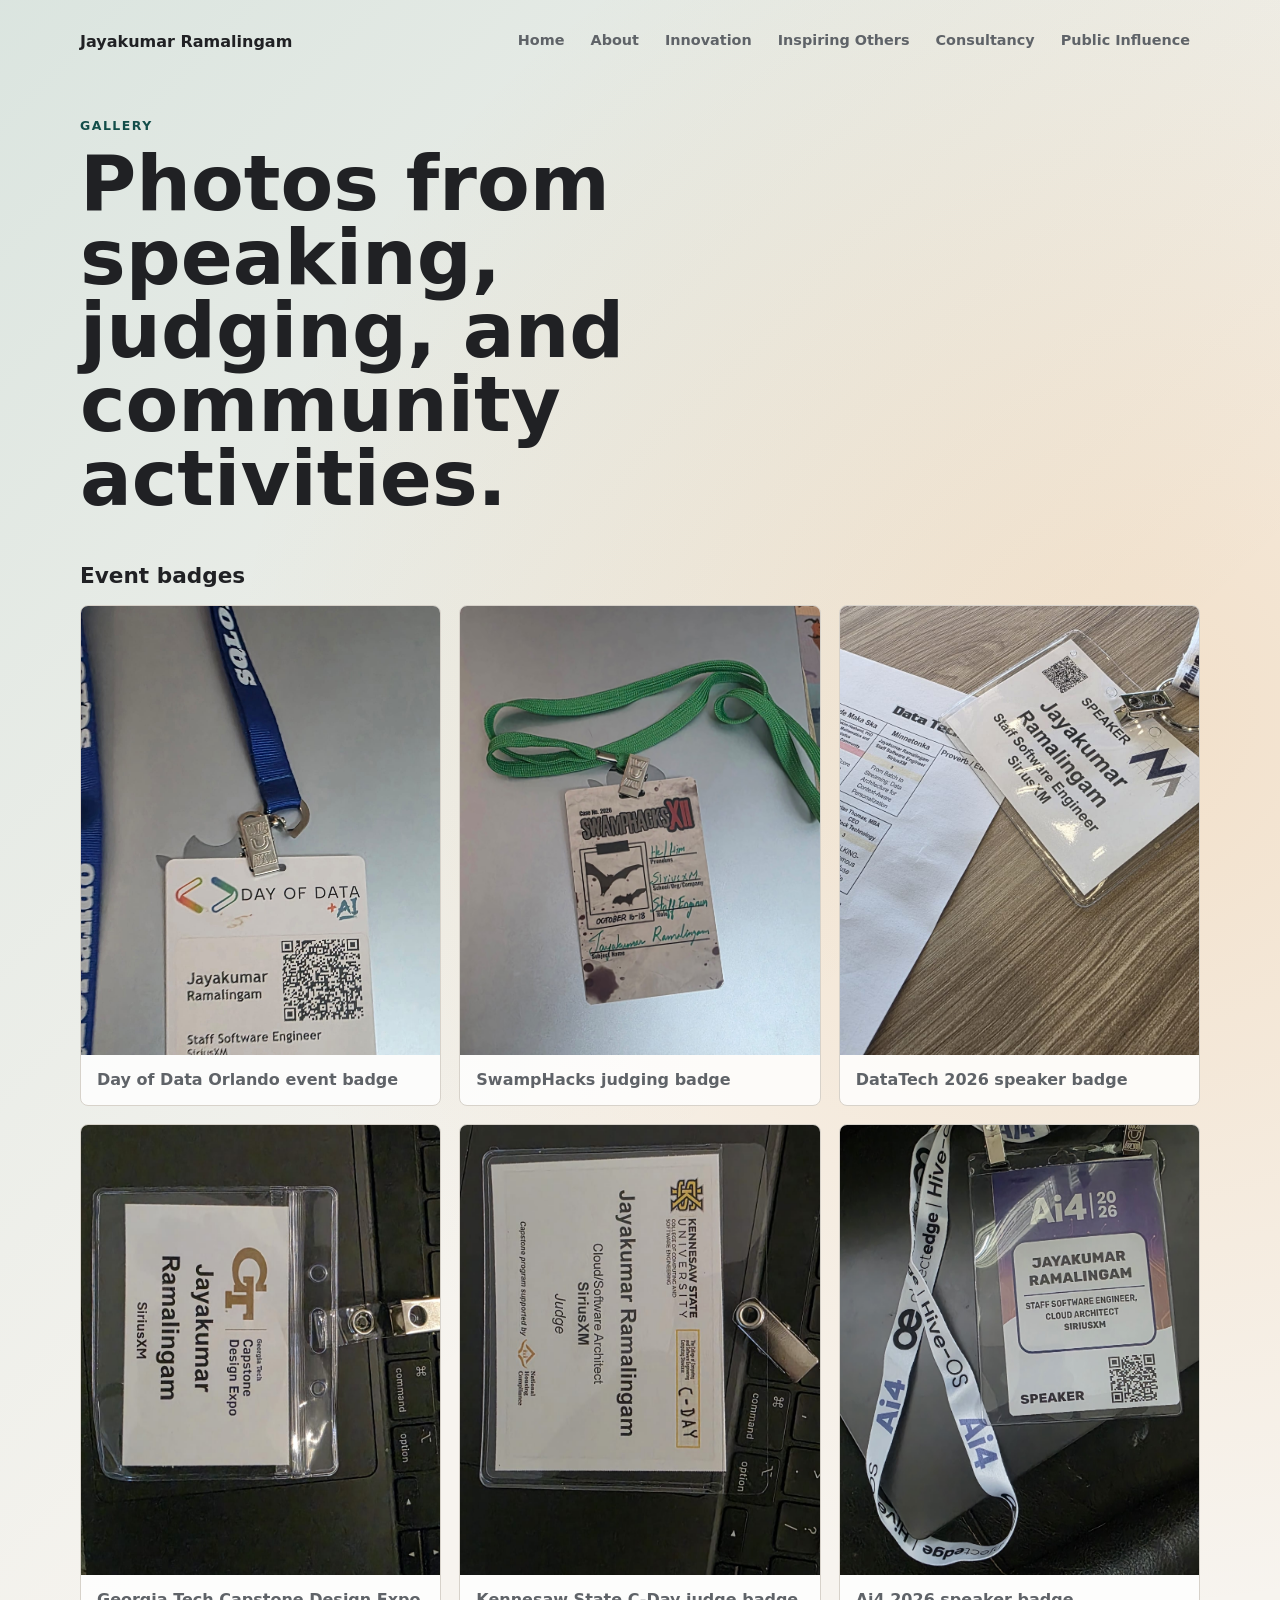
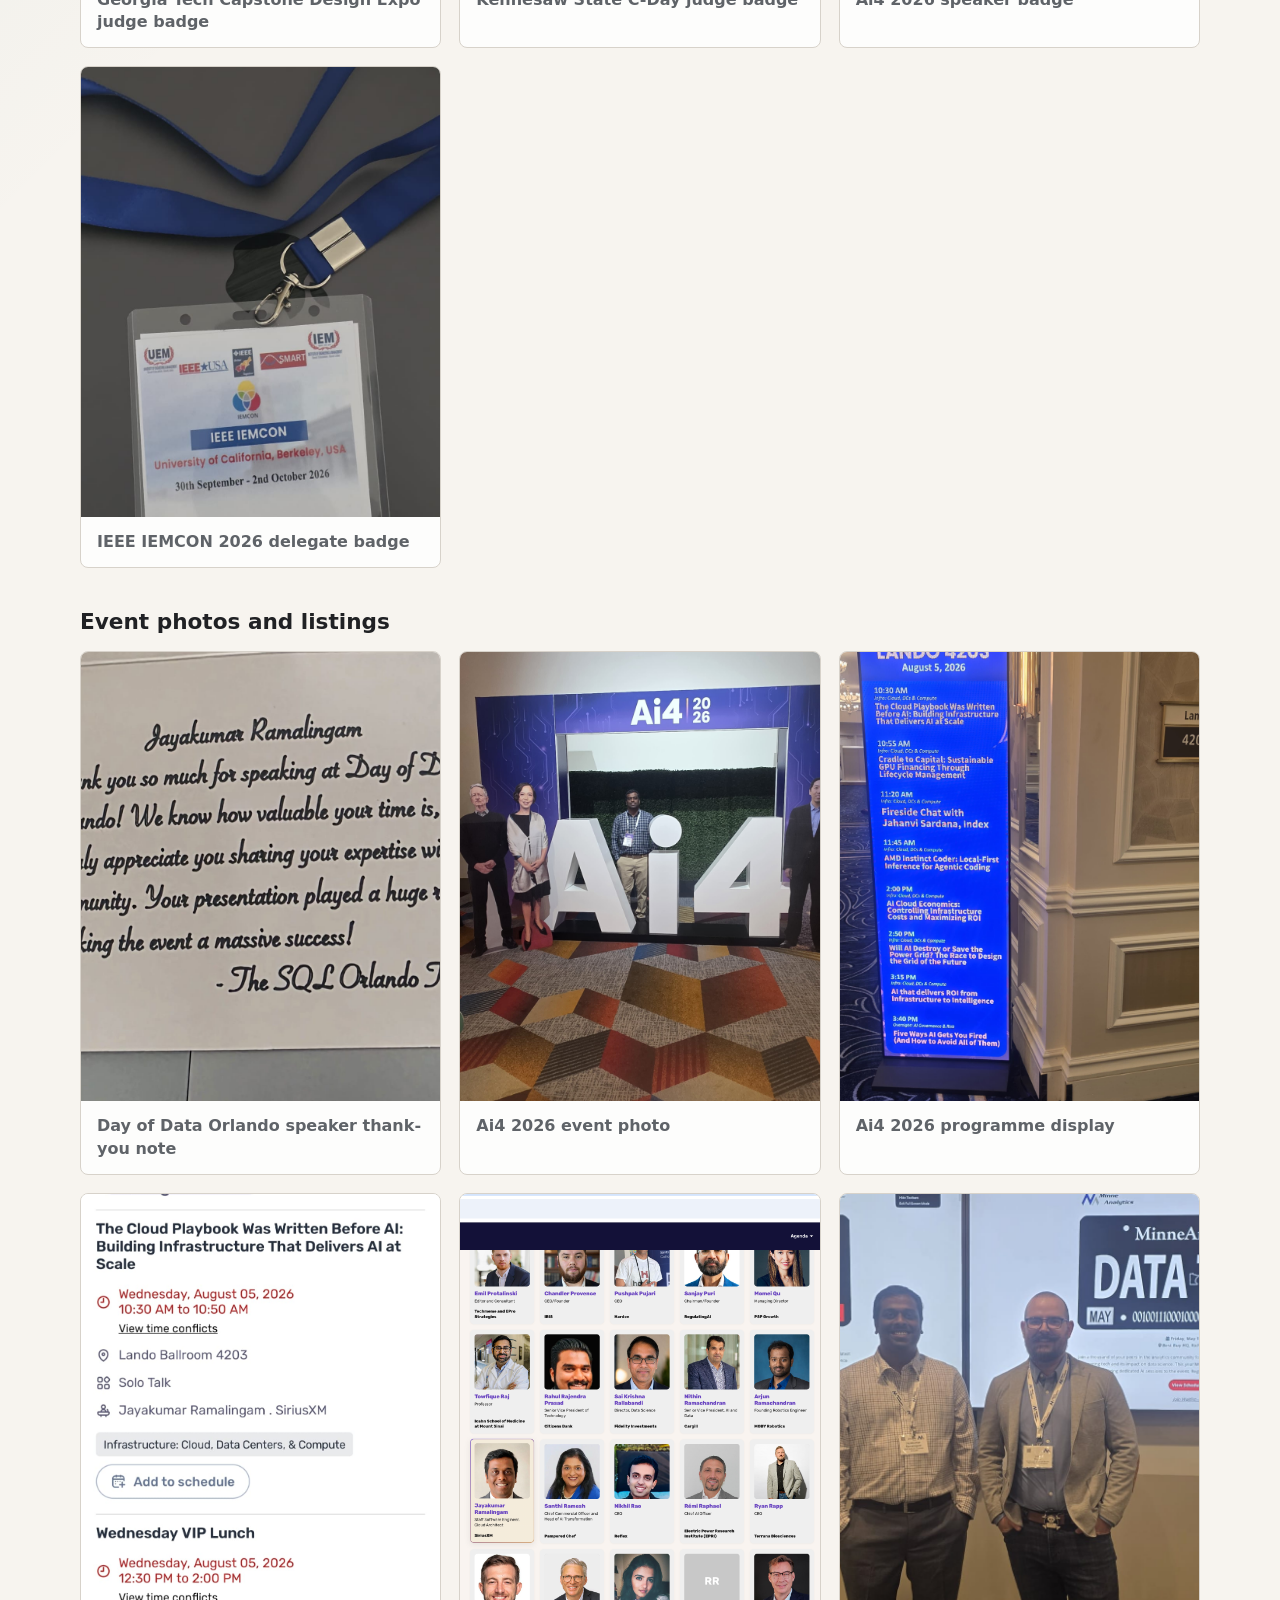
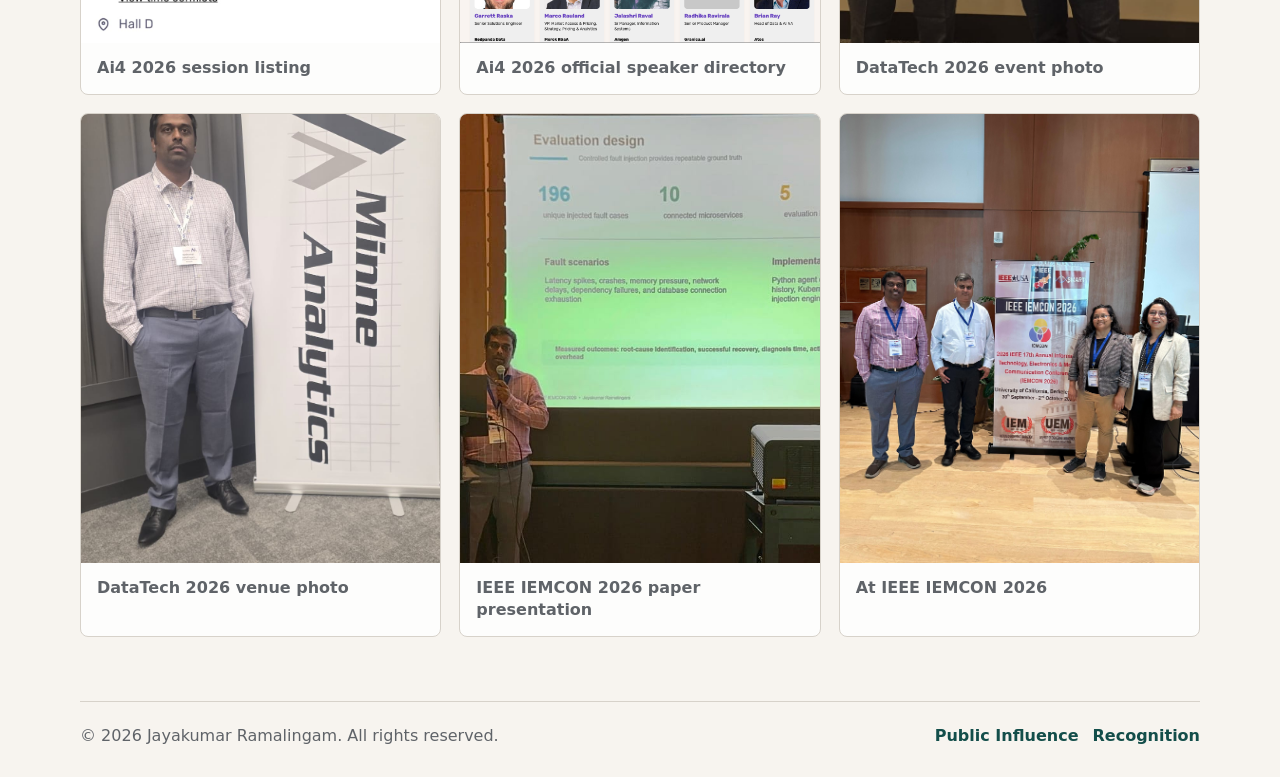
<file: gallery.html>
<!doctype html>
<html lang="en">
  <head>
    <meta charset="utf-8">
    <meta name="viewport" content="width=device-width, initial-scale=1">
    <meta name="robots" content="noindex, nofollow, noarchive, nosnippet">
    <title>Gallery | Jayakumar Ramalingam</title>
    <meta
      name="description"
      content="Photo gallery for Jayakumar Ramalingam's speaking, judging, and professional community activities."
    >
    <link rel="canonical" href="https://jrtechfolio.com/gallery.html">
    <meta property="og:type" content="website">
    <meta property="og:site_name" content="Jayakumar Ramalingam">
    <meta property="og:title" content="Gallery | Jayakumar Ramalingam">
    <meta property="og:description" content="Photos from speaking, judging, and professional community activities.">
    <meta property="og:url" content="https://jrtechfolio.com/gallery.html">
    <meta property="og:image" content="https://jrtechfolio.com/assets/profile/jay-full.jpeg">
    <meta property="og:image:alt" content="Portrait of Jayakumar Ramalingam">
    <meta name="twitter:card" content="summary">
    <meta name="twitter:title" content="Gallery | Jayakumar Ramalingam">
    <meta name="twitter:description" content="Photos from speaking, judging, and professional community activities.">
    <meta name="twitter:image" content="https://jrtechfolio.com/assets/profile/jay-full.jpeg">
    <link rel="icon" href="favicon.svg" type="image/svg+xml">
    <link rel="stylesheet" href="style.css">
  </head>
  <body>
    <header class="site-header">
      <a class="brand" href="index.html">Jayakumar Ramalingam</a>
      <nav class="nav" aria-label="Primary navigation">
        <a href="index.html">Home</a>
        <a href="about.html">About</a>
        <a href="innovation.html">Innovation</a>
        <a href="inspiring.html">Inspiring Others</a>
        <a href="consultancy.html">Consultancy</a>
        <a href="influencer.html">Public Influence</a>
      </nav>
    </header>

    <main class="profile page">
      <section class="page-hero">
        <div>
          <p class="eyebrow">Gallery</p>
          <h1>Photos from speaking, judging, and community activities.</h1>
        </div>
      </section>

      <section class="gallery-group" aria-labelledby="badge-gallery-title">
        <h2 id="badge-gallery-title">Event badges</h2>
        <div class="photo-gallery">
        <figure>
          <a href="assets/events/day-of-data-orlando-badge.jpeg">
            <img src="assets/events/day-of-data-orlando-badge.jpeg" alt="Day of Data Orlando event badge for Jayakumar Ramalingam" loading="lazy">
          </a>
          <figcaption>Day of Data Orlando event badge</figcaption>
        </figure>
        <figure>
          <a href="assets/events/swamphacks-judge-badge.jpeg">
            <img src="assets/events/swamphacks-judge-badge.jpeg" alt="SwampHacks badge from Jayakumar Ramalingam's judging engagement" loading="lazy">
          </a>
          <figcaption>SwampHacks judging badge</figcaption>
        </figure>
        <figure>
          <a href="assets/events/datatech-speaker-badge.jpeg">
            <img
              src="assets/events/datatech-speaker-badge.jpeg"
              alt="DataTech 2026 speaker badge for Jayakumar Ramalingam"
            >
          </a>
          <figcaption>DataTech 2026 speaker badge</figcaption>
        </figure>
        <figure>
          <a href="assets/events/georgia-tech-judge-badge.jpeg">
            <img
              src="assets/events/georgia-tech-judge-badge.jpeg"
              alt="Georgia Tech Capstone Design Expo judge badge for Jayakumar Ramalingam"
            >
          </a>
          <figcaption>Georgia Tech Capstone Design Expo judge badge</figcaption>
        </figure>
        <figure>
          <a href="assets/events/ksu-judge-badge.jpeg">
            <img
              src="assets/events/ksu-judge-badge.jpeg"
              alt="Kennesaw State University C-Day judge badge for Jayakumar Ramalingam"
            >
          </a>
          <figcaption>Kennesaw State C-Day judge badge</figcaption>
        </figure>
        <figure>
          <a href="assets/events/ai4/ai4-speaker-badge.jpeg">
            <img src="assets/events/ai4/ai4-speaker-badge.jpeg" alt="Ai4 2026 speaker badge for Jayakumar Ramalingam">
          </a>
          <figcaption>Ai4 2026 speaker badge</figcaption>
        </figure>
        <figure>
          <a href="assets/events/iemcon/iemcon-delegate-badge.jpeg">
            <img src="assets/events/iemcon/iemcon-delegate-badge.jpeg" alt="IEEE IEMCON 2026 participant delegate badge for Jayakumar Ramalingam" loading="lazy">
          </a>
          <figcaption>IEEE IEMCON 2026 delegate badge</figcaption>
        </figure>
        </div>
      </section>

      <section class="gallery-group" aria-labelledby="event-gallery-title">
        <h2 id="event-gallery-title">Event photos and listings</h2>
        <div class="photo-gallery">
        <figure>
          <a href="assets/events/day-of-data-orlando-speaker-note.jpeg">
            <img src="assets/events/day-of-data-orlando-speaker-note.jpeg" alt="SQL Orlando thank-you note to Jayakumar Ramalingam for speaking at Day of Data" loading="lazy">
          </a>
          <figcaption>Day of Data Orlando speaker thank-you note</figcaption>
        </figure>
        <figure>
          <a href="assets/events/ai4/ai4-event-photo.jpeg">
            <img src="assets/events/ai4/ai4-event-photo.jpeg" alt="Jayakumar Ramalingam at the Ai4 2026 event">
          </a>
          <figcaption>Ai4 2026 event photo</figcaption>
        </figure>
        <figure>
          <a href="assets/events/ai4/ai4-schedule-display.jpeg">
            <img src="assets/events/ai4/ai4-schedule-display.jpeg" alt="Ai4 2026 conference schedule display">
          </a>
          <figcaption>Ai4 2026 programme display</figcaption>
        </figure>
        <figure>
          <a href="assets/events/ai4/ai4-session-schedule.jpeg">
            <img src="assets/events/ai4/ai4-session-schedule.jpeg" alt="Ai4 2026 session schedule showing Jayakumar Ramalingam's talk">
          </a>
          <figcaption>Ai4 2026 session listing</figcaption>
        </figure>
        <figure>
          <a href="assets/events/ai4/ai4-speaker-directory.png">
            <img src="assets/events/ai4/ai4-speaker-directory.png" alt="Ai4 2026 official speaker directory showing Jayakumar Ramalingam">
          </a>
          <figcaption>Ai4 2026 official speaker directory</figcaption>
        </figure>
        <figure>
          <a href="assets/events/datatech-event-photo.jpeg">
            <img src="assets/events/datatech-event-photo.jpeg" alt="Jayakumar Ramalingam at DataTech 2026 with the event display">
          </a>
          <figcaption>DataTech 2026 event photo</figcaption>
        </figure>
        <figure>
          <a href="assets/events/datatech-stage-photo.jpeg">
            <img src="assets/events/datatech-stage-photo.jpeg" alt="Jayakumar Ramalingam at the MinneAnalytics DataTech 2026 venue">
          </a>
          <figcaption>DataTech 2026 venue photo</figcaption>
        </figure>
        <figure>
          <a href="assets/events/iemcon/iemcon-presentation.jpeg">
            <img src="assets/events/iemcon/iemcon-presentation.jpeg" alt="Jayakumar Ramalingam presenting event-sourced multi-agent fault diagnosis research at IEEE IEMCON 2026" loading="lazy">
          </a>
          <figcaption>IEEE IEMCON 2026 paper presentation</figcaption>
        </figure>
        <figure>
          <a href="assets/events/iemcon/iemcon-group-photo.jpeg">
            <img src="assets/events/iemcon/iemcon-group-photo.jpeg" alt="Jayakumar Ramalingam with attendees beside the IEEE IEMCON 2026 conference banner" loading="lazy">
          </a>
          <figcaption>At IEEE IEMCON 2026</figcaption>
        </figure>
        </div>
      </section>
    </main>

    <footer class="site-footer">
      <p>© 2026 Jayakumar Ramalingam. All rights reserved.</p>
      <div>
        <a href="influencer.html">Public Influence</a>
        <a href="certifications.html">Recognition</a>
      </div>
    </footer>
  </body>
</html>
</file>
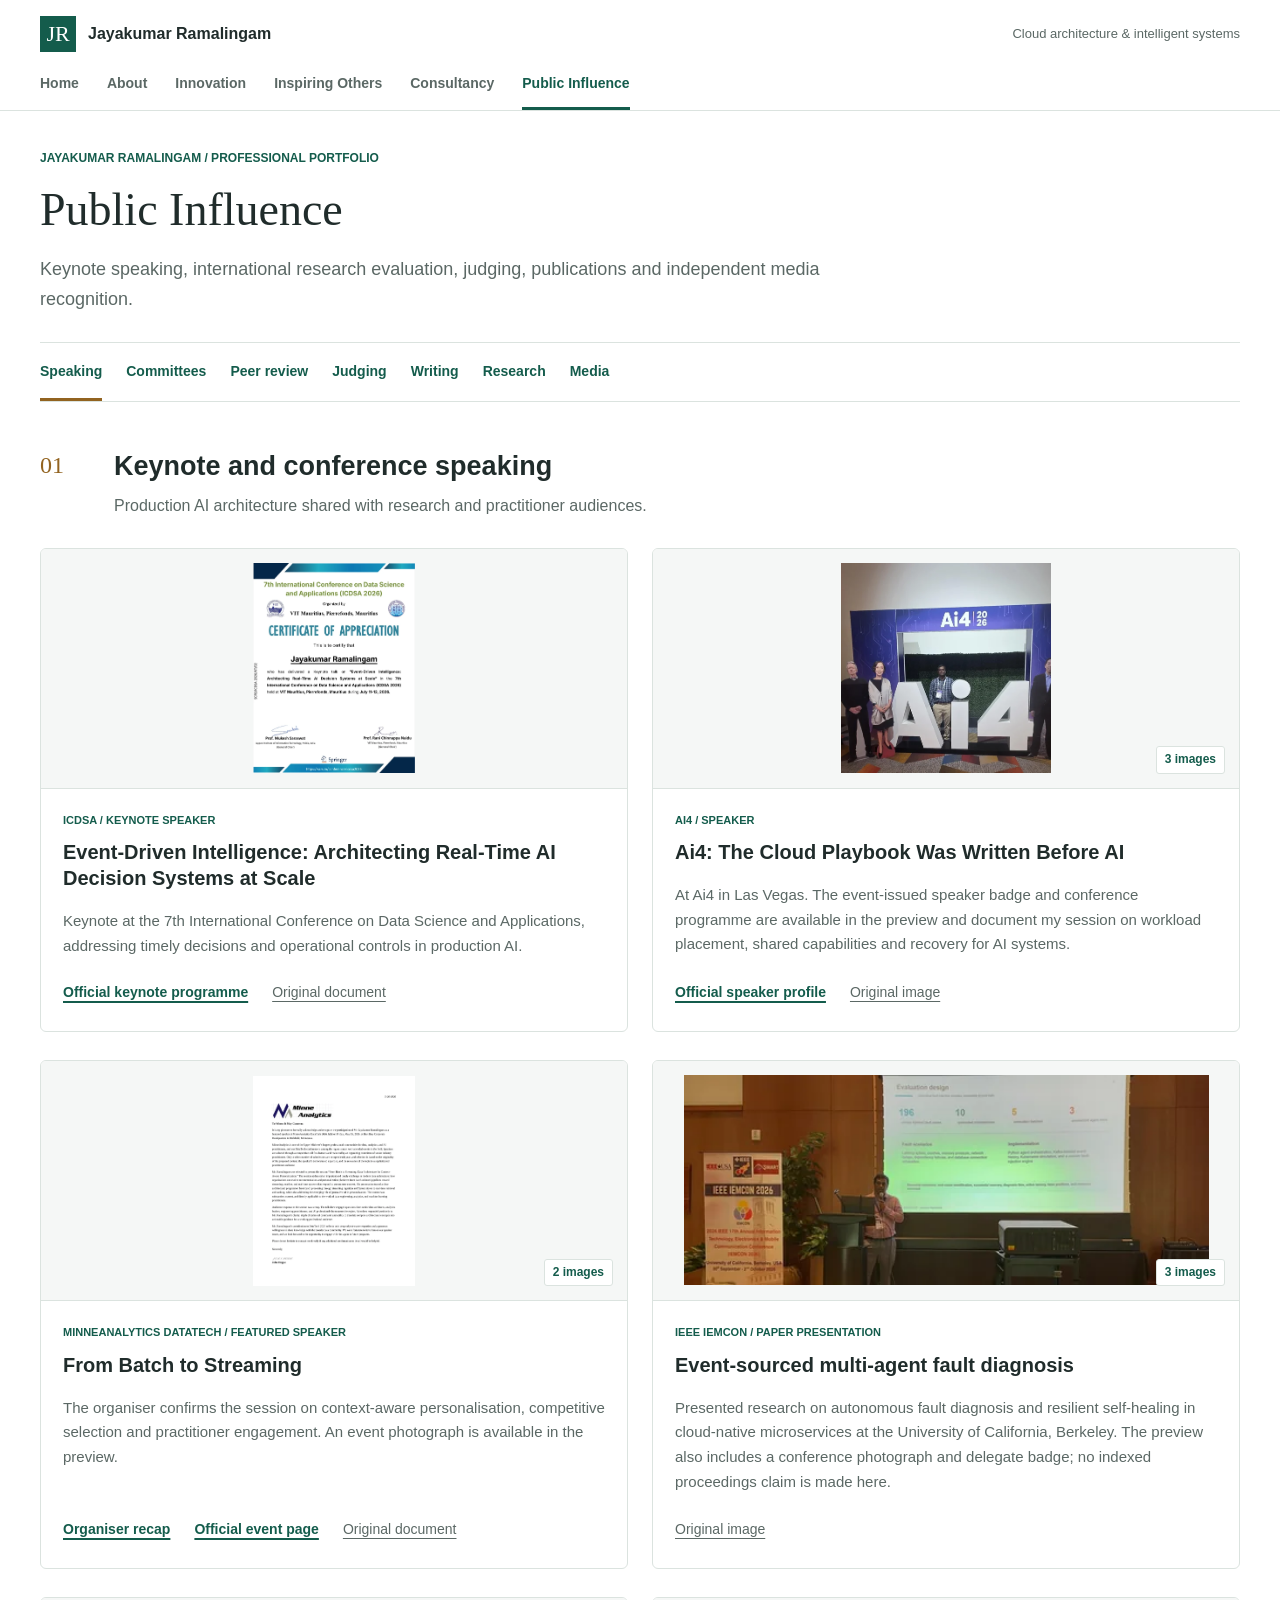
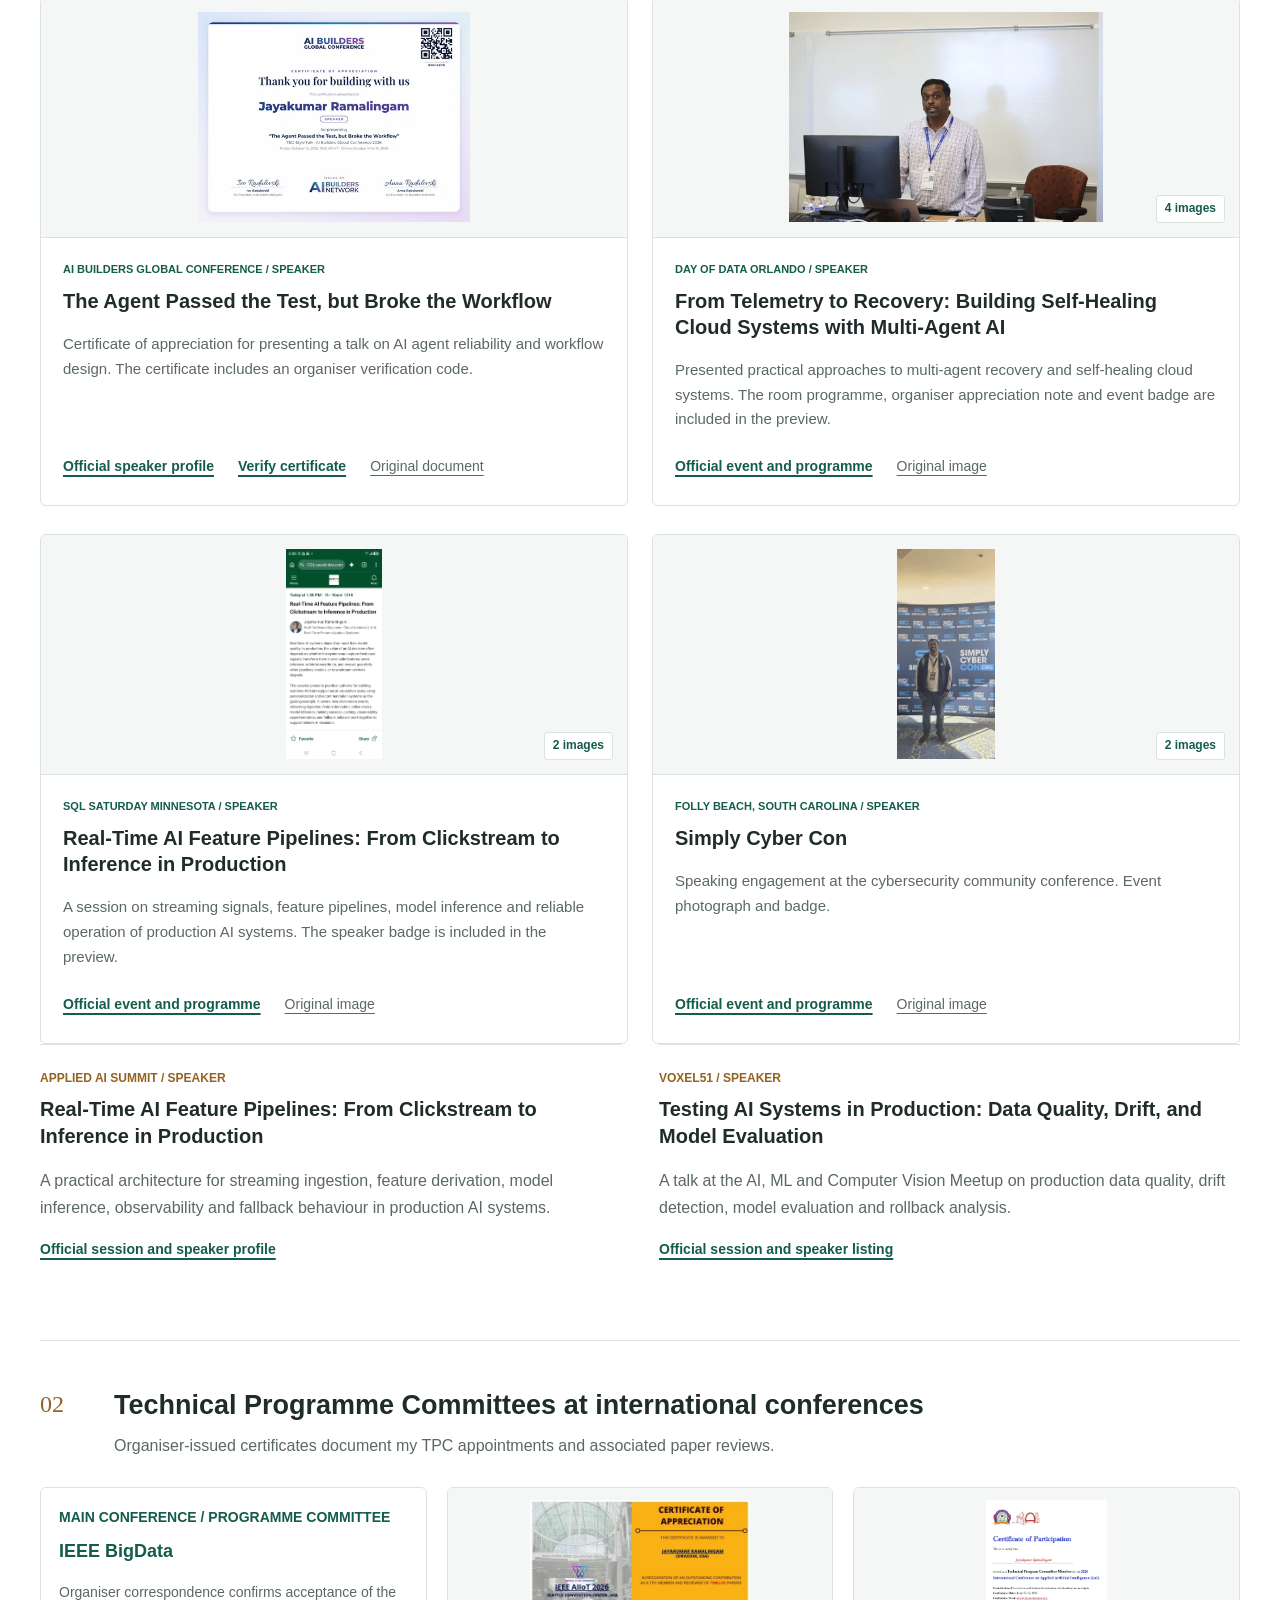
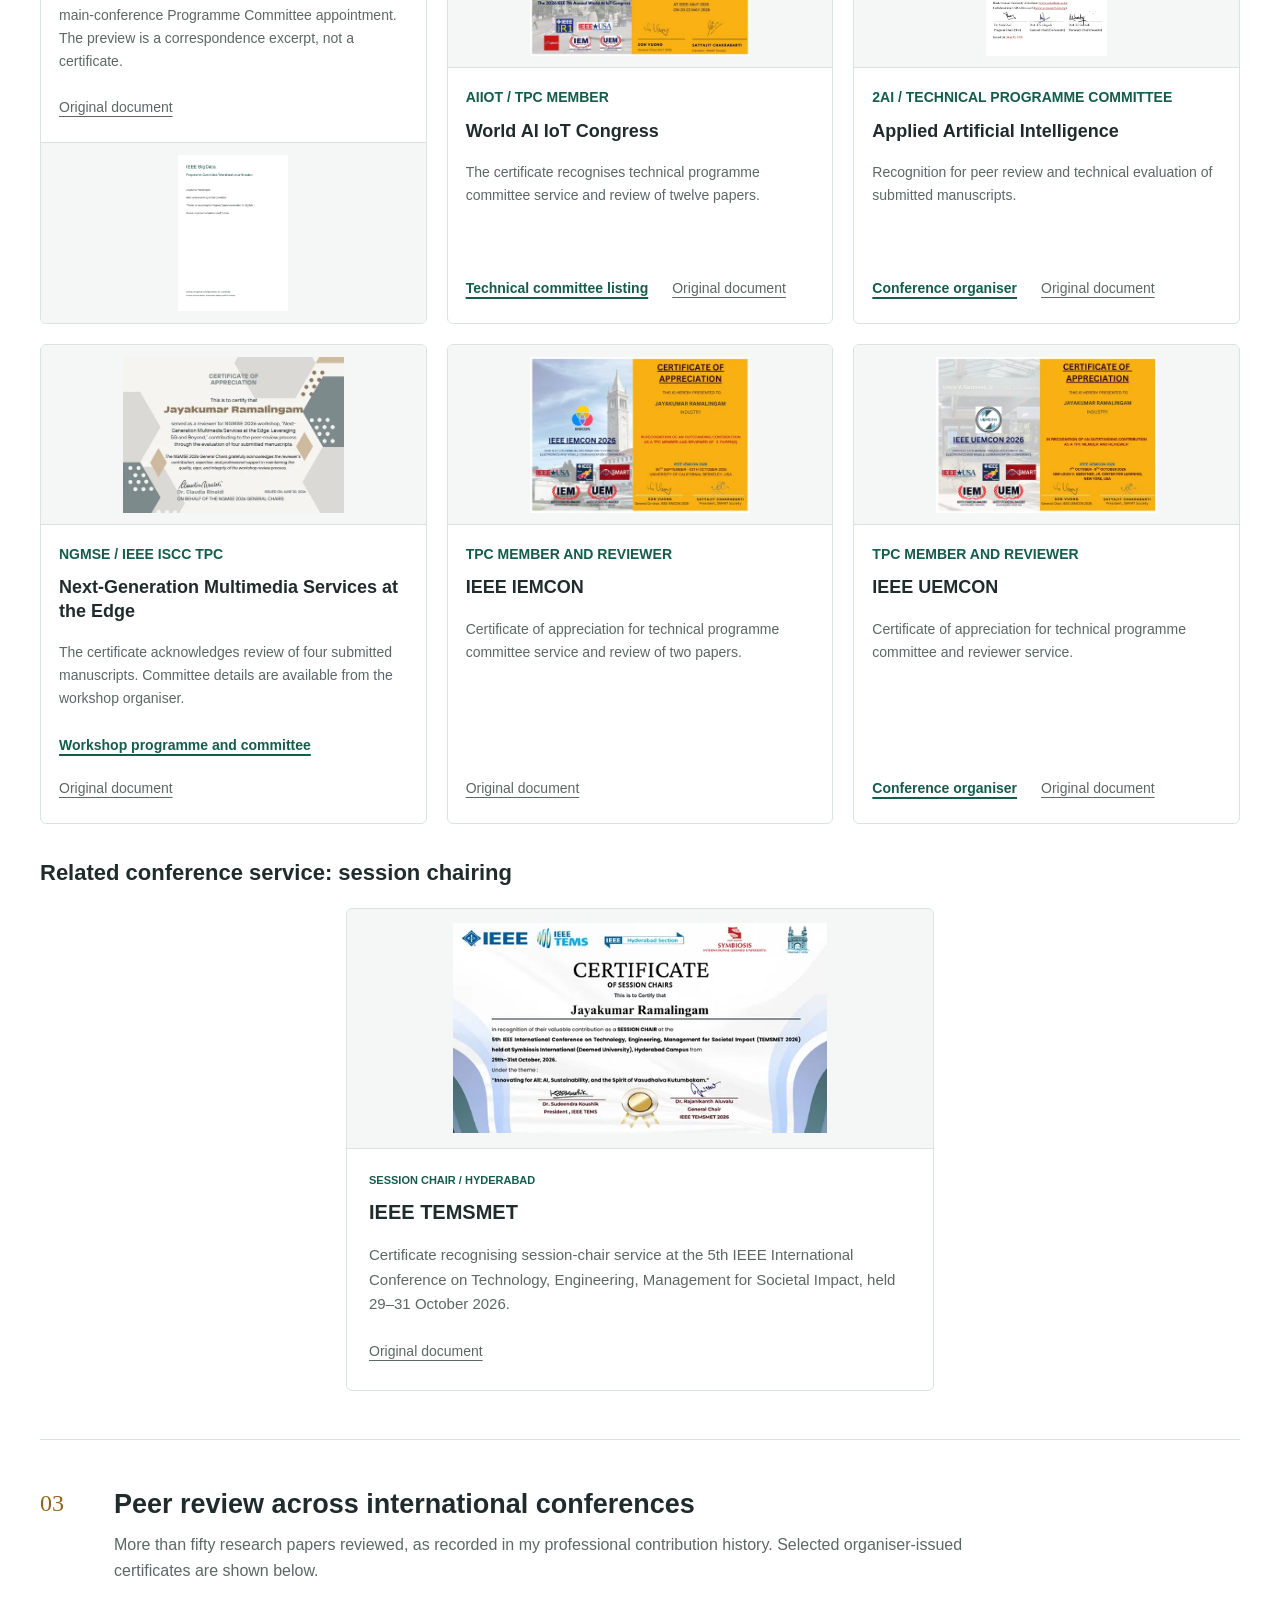
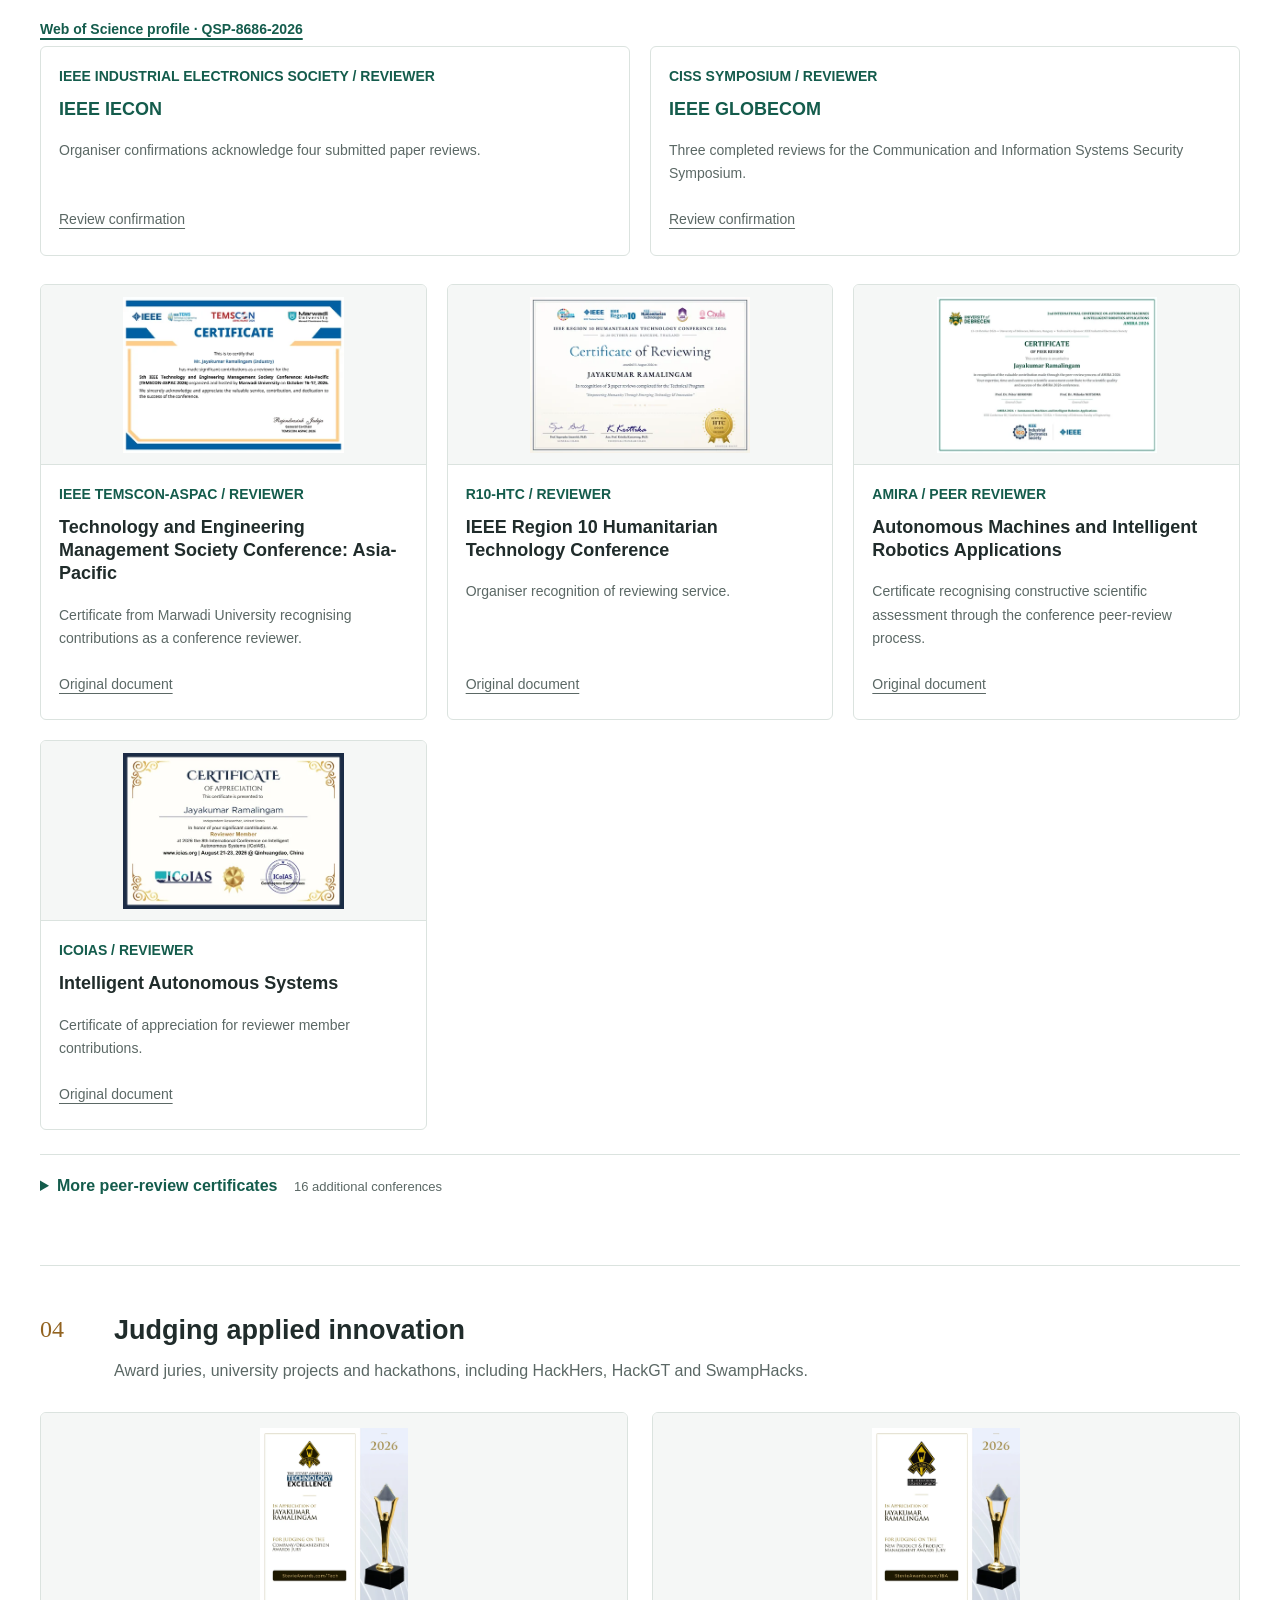
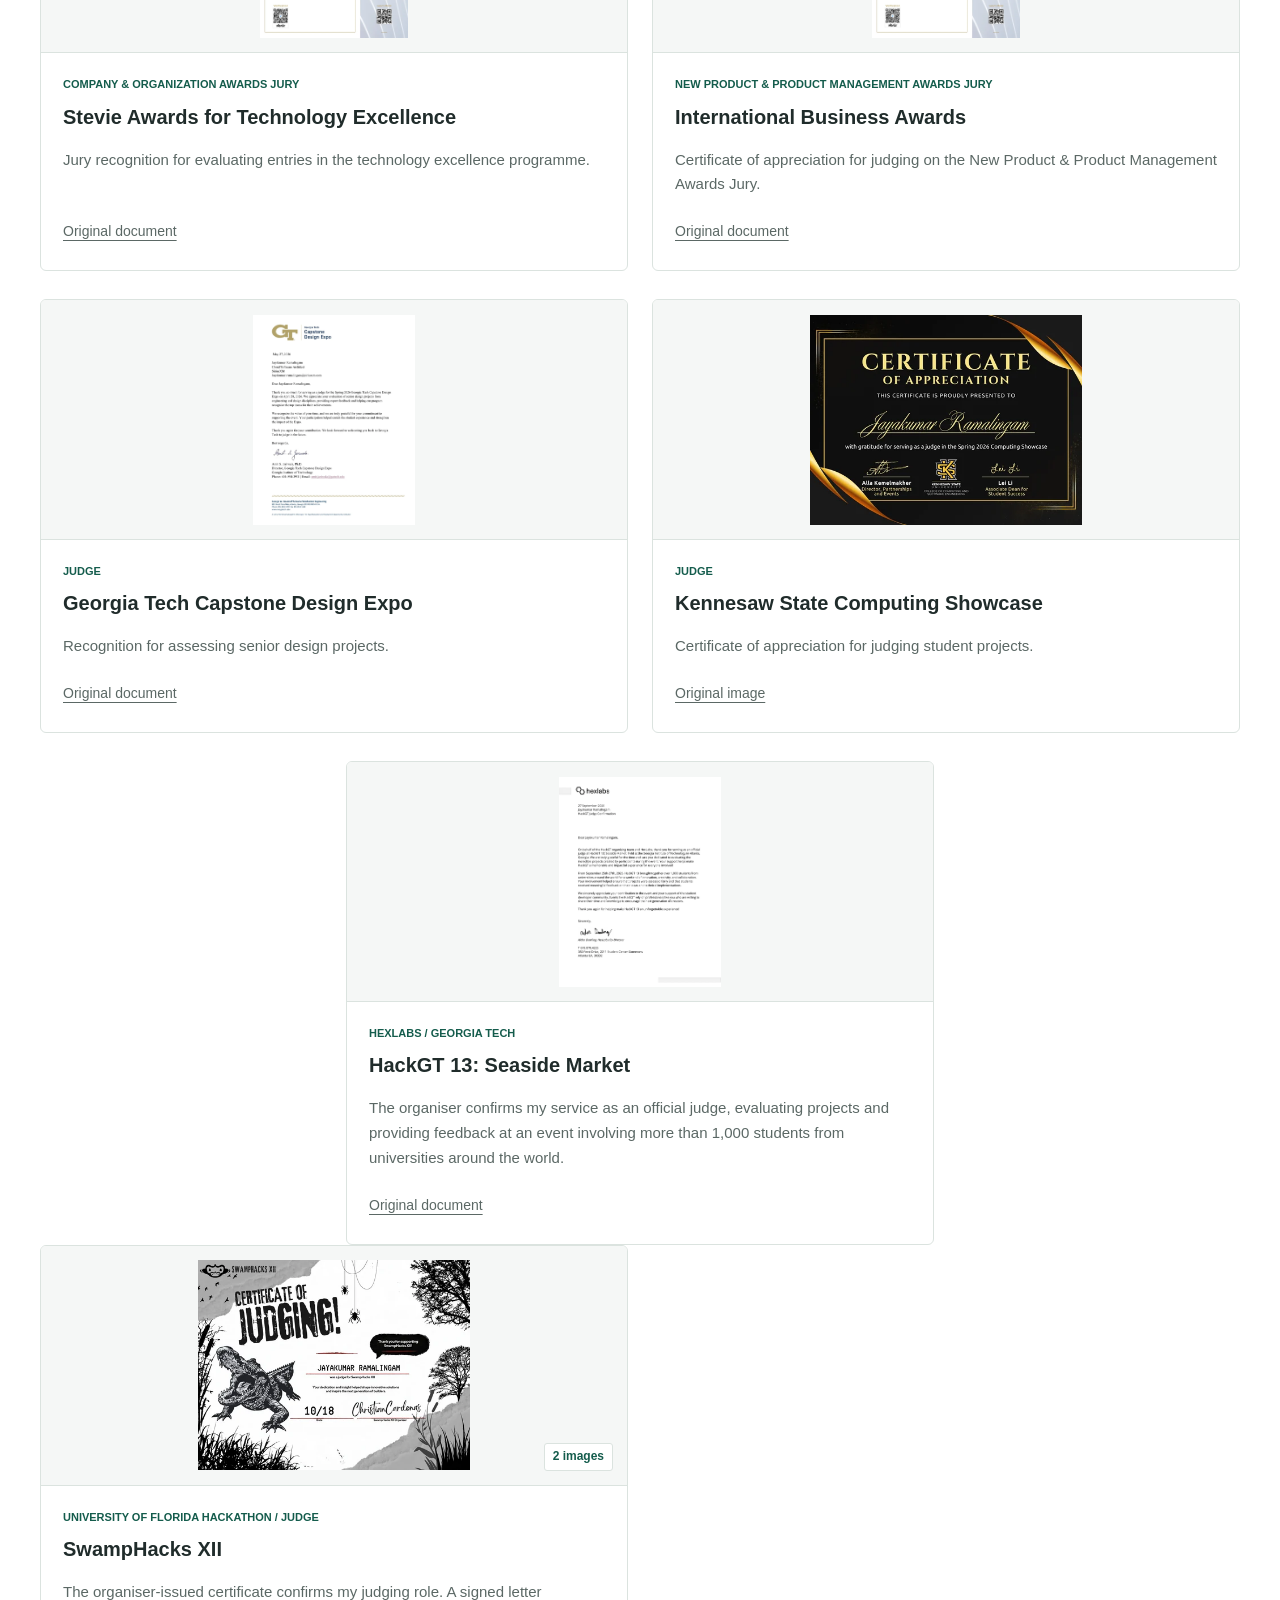
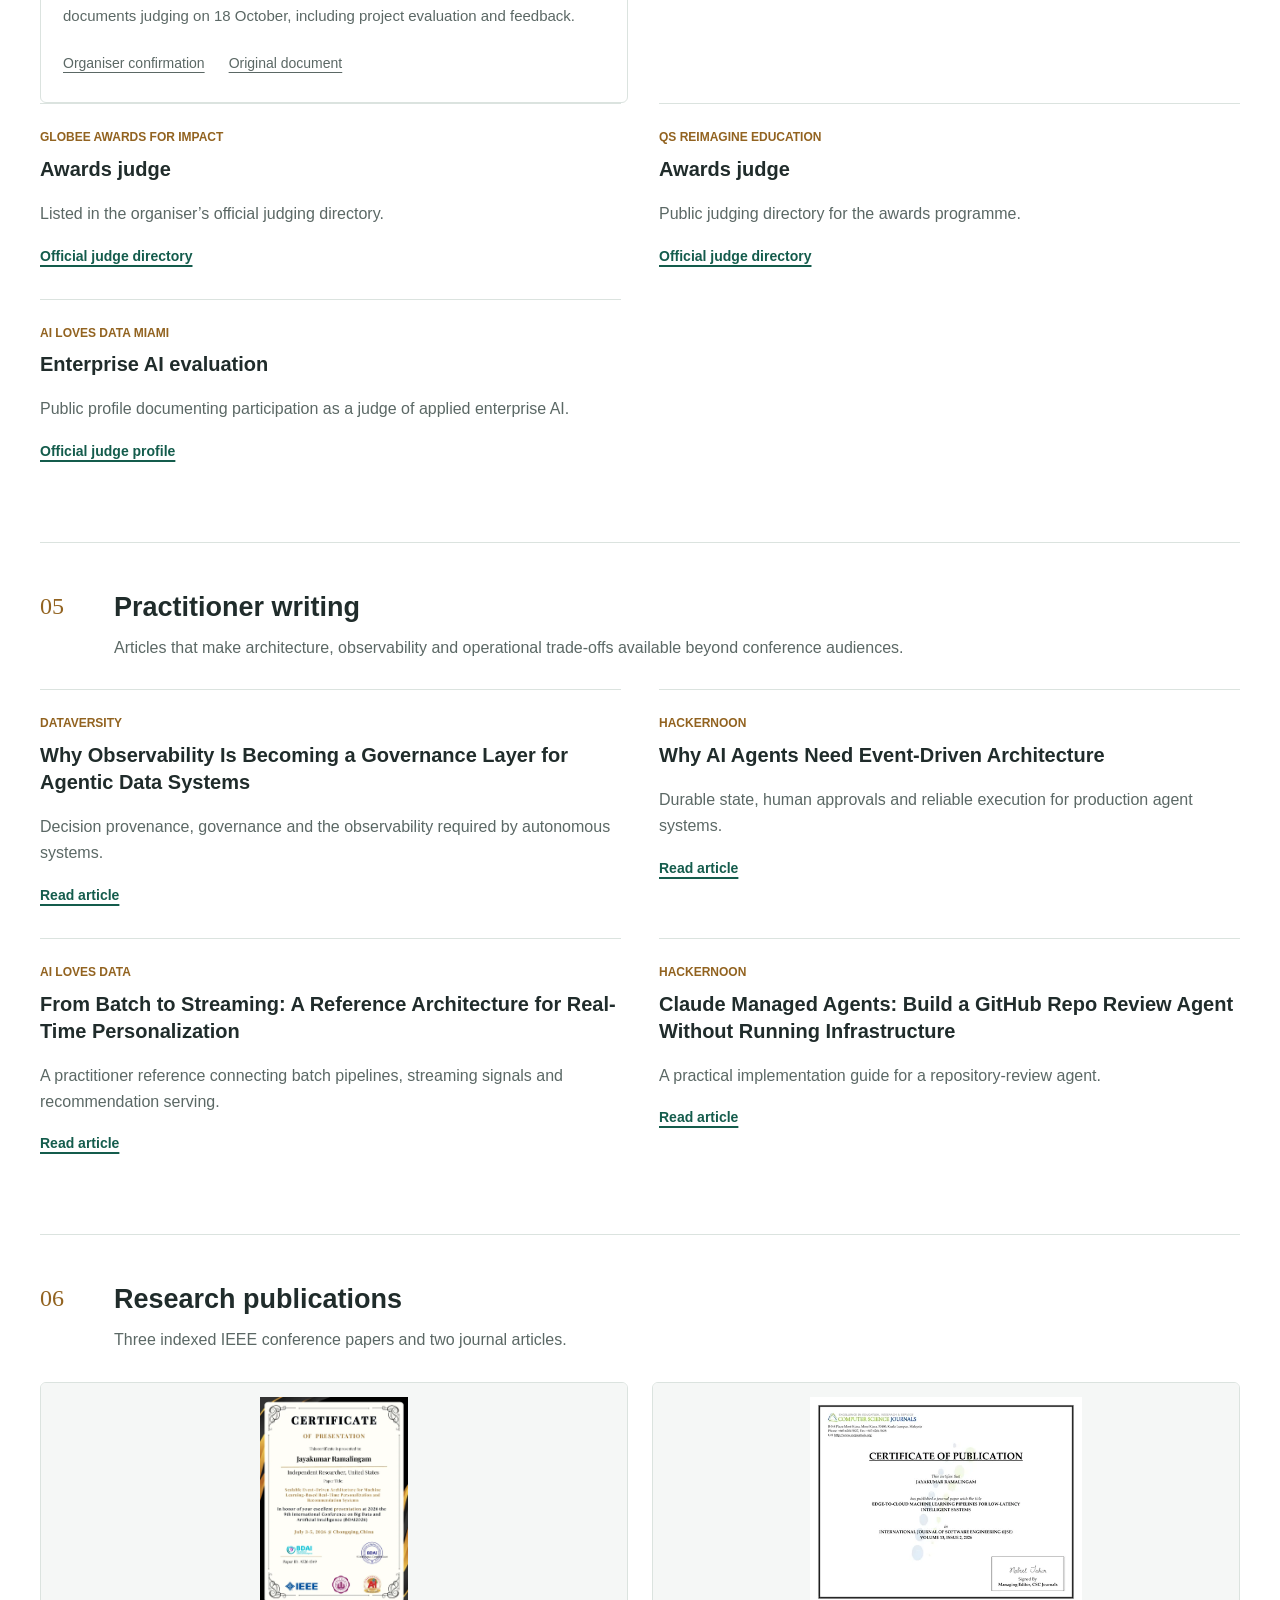
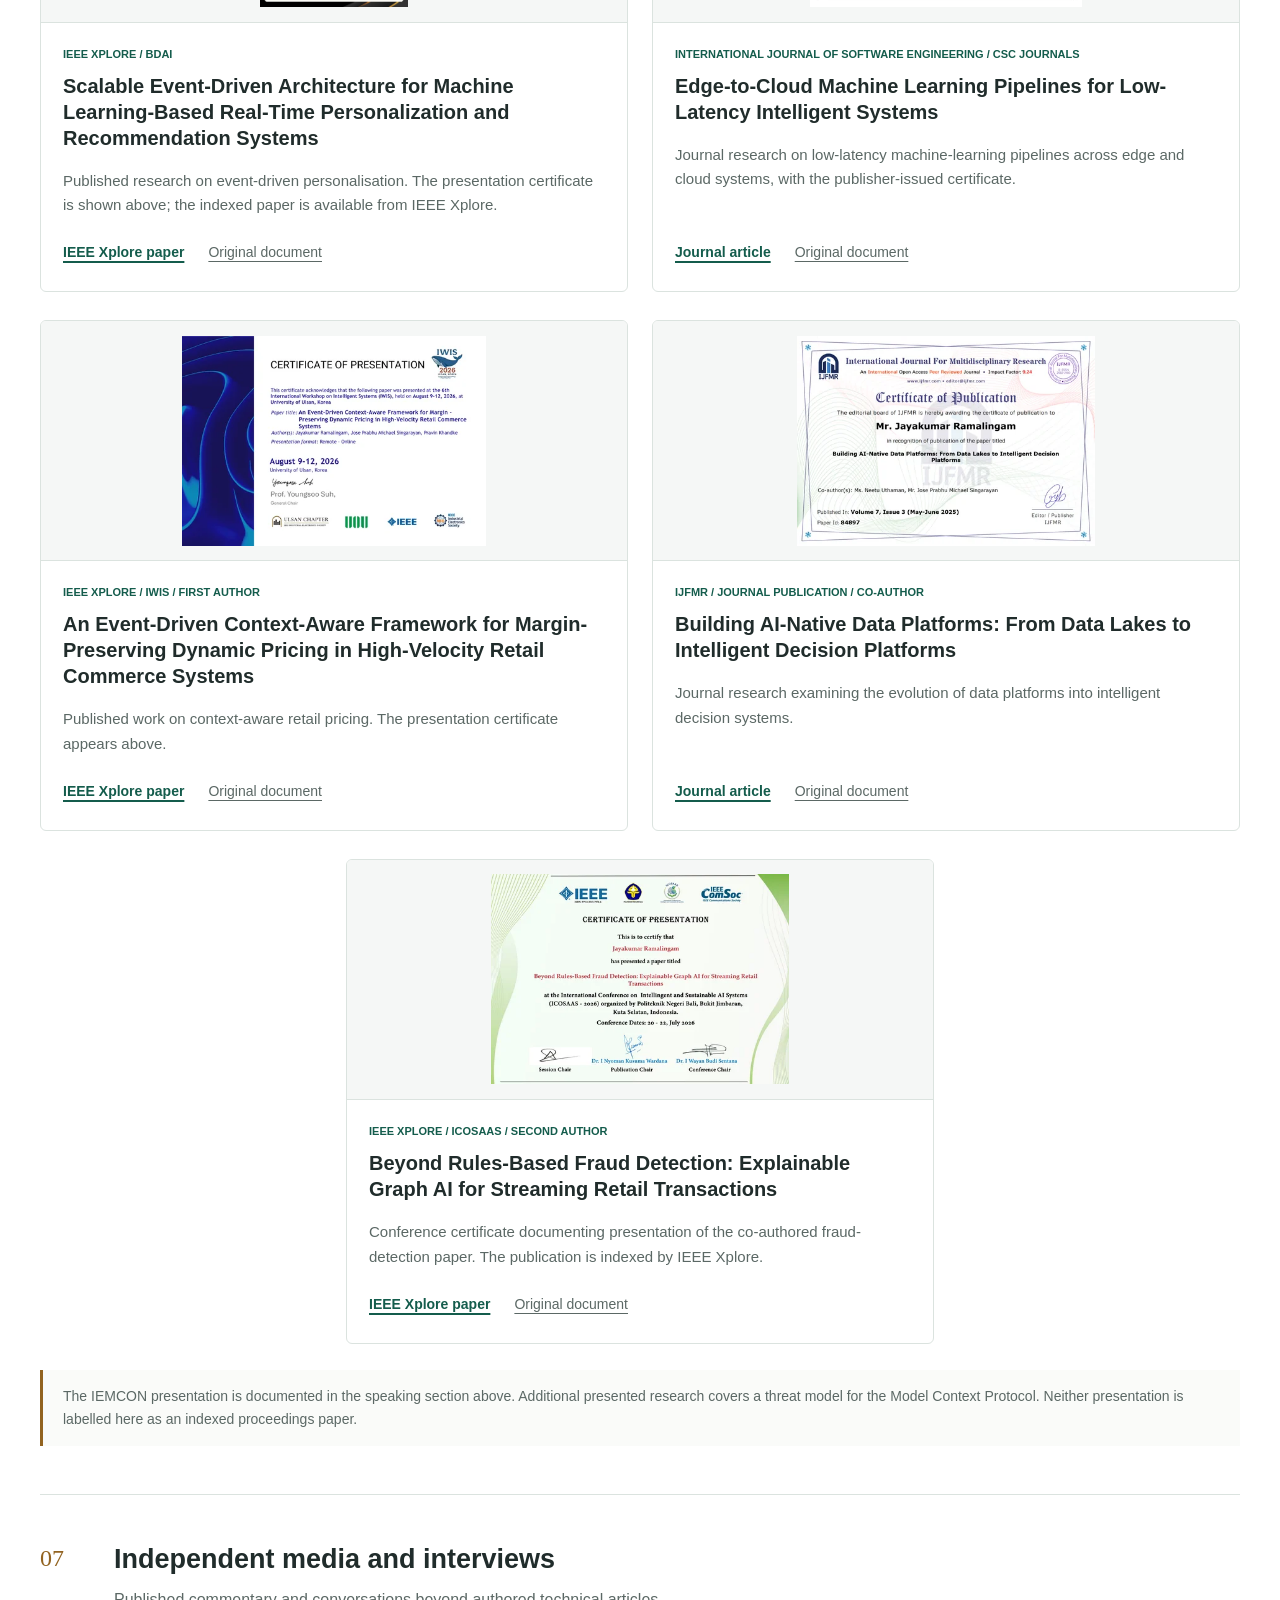
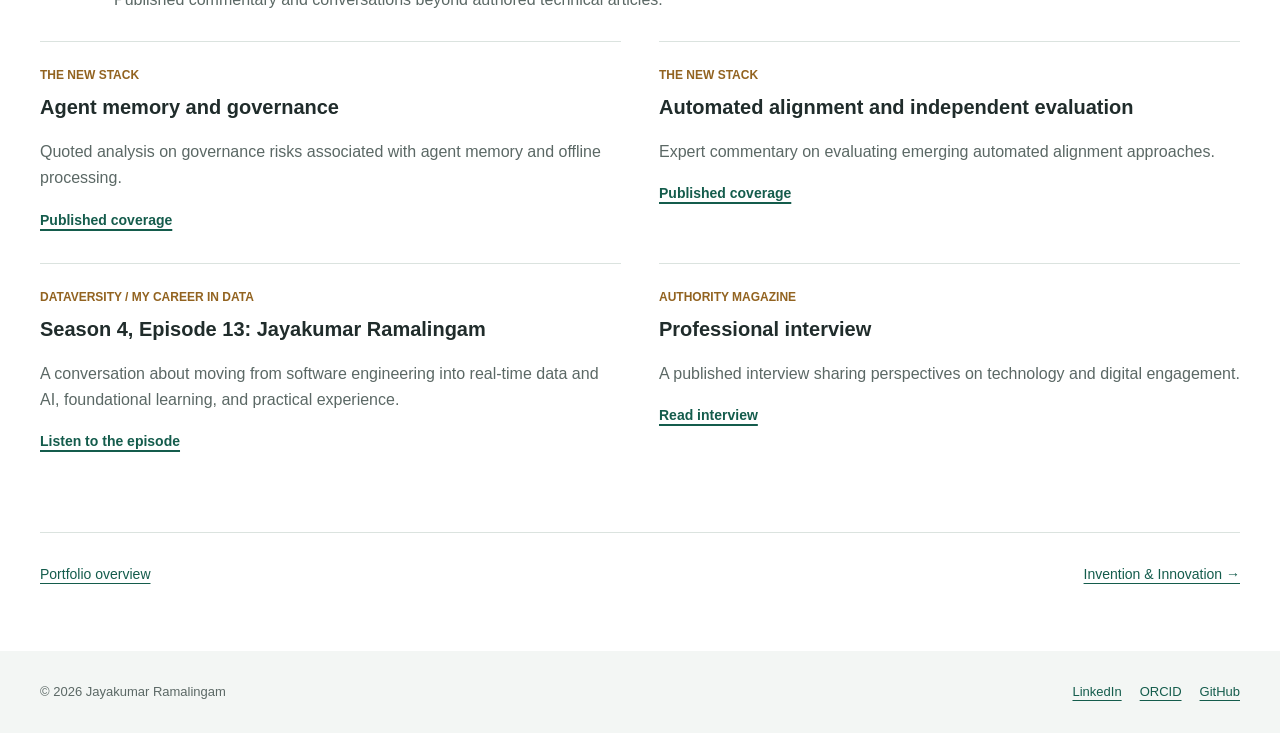
<file: influencer.html>
<!doctype html>
<html lang="en"><head><meta charset="utf-8"><meta name="viewport" content="width=device-width, initial-scale=1">
<meta name="robots" content="noindex, nofollow, noarchive, nosnippet"><title>Public Influence | Jayakumar Ramalingam</title>
<meta name="description" content="Keynote speaking, international research evaluation, judging, publications and independent media recognition."><link rel="canonical" href="https://jrtechfolio.com/influencer.html">
<meta property="og:type" content="website"><meta property="og:title" content="Public Influence | Jayakumar Ramalingam"><meta property="og:description" content="Keynote speaking, international research evaluation, judging, publications and independent media recognition.">
<meta property="og:url" content="https://jrtechfolio.com/influencer.html"><meta property="og:image" content="https://jrtechfolio.com/assets/profile/jay-full.jpeg">
<link rel="icon" href="favicon.svg" type="image/svg+xml"><link rel="stylesheet" href="evidence.css?v=20261112"><link rel="stylesheet" href="shell.css?v=20261005b"><script defer src="navigation.js?v=20261005b"></script><script defer src="evidence.js?v=20261112"></script></head>
<body><a class="skip" href="#main">Skip to content</a><header class="header"><div class="wrap"><div class="identity"><a class="brand" href="index.html"><span class="monogram" aria-hidden="true">JR</span>Jayakumar Ramalingam</a><small>Cloud architecture &amp; intelligent systems</small></div><nav class="primary" aria-label="Primary navigation"><a href="index.html">Home</a><a href="about.html">About</a><a href="innovation.html">Innovation</a><a href="inspiring.html">Inspiring Others</a><a href="consultancy.html">Consultancy</a><a href="influencer.html" aria-current="page">Public Influence</a></nav></div></header>
<main id="main" class="wrap"><div class="intro"><p class="eyebrow">Jayakumar Ramalingam / Professional portfolio</p><h1>Public Influence</h1><p>Keynote speaking, international research evaluation, judging, publications and independent media recognition.</p></div><nav class="page-index" aria-label="On this page"><a href="#speaking">Speaking</a><a href="#committees">Committees</a><a href="#reviews">Peer review</a><a href="#judging">Judging</a><a href="#writing">Writing</a><a href="#publications">Research</a><a href="#media">Media</a></nav><section class="section" id="speaking" aria-labelledby="speaking-title"><div class="section-head"><span class="section-number" aria-hidden="true">01</span><div><h2 id="speaking-title">Keynote and conference speaking</h2><p>Production AI architecture shared with research and practitioner audiences.</p></div></div><div class="grid"><article class="evidence">
<div class="document  "><a href="assets/certificates/icdsa-2026-keynote-certificate.pdf" data-preview="Event-Driven Intelligence: Architecting Real-Time AI Decision Systems at Scale" aria-label="Enlarge Event-Driven Intelligence: Architecting Real-Time AI Decision Systems at Scale"><img src="assets/previews/icdsa-2026-keynote-certificate-thumb-480.webp" srcset="assets/previews/icdsa-2026-keynote-certificate-thumb-480.webp 371w, assets/previews/icdsa-2026-keynote-certificate-thumb-960.webp 742w" sizes="(max-width: 620px) 90vw, (max-width: 1000px) 44vw, 400px" data-full-src="assets/certificates/icdsa-2026-keynote-certificate-thumb.png" alt="Event-Driven Intelligence: Architecting Real-Time AI Decision Systems at Scale" width="1082" height="1400" loading="lazy" decoding="async"></a></div>
<div class="caption"><p class="eyebrow">ICDSA / Keynote speaker</p><h3>Event-Driven Intelligence: Architecting Real-Time AI Decision Systems at Scale</h3><p>Keynote at the 7th International Conference on Data Science and Applications, addressing timely decisions and operational controls in production AI.</p>
<div class="links"><a class="official-source" href="https://scrs.in/conference/icdsa2026/speaker/talk/23115">Official keynote programme</a><a class="local-evidence" href="assets/certificates/icdsa-2026-keynote-certificate.pdf">Original document</a></div></div></article><article class="evidence">
<div class="document photo ai4-lead"><a href="assets/events/ai4/ai4-lead-photo.jpeg" data-preview="Ai4: The Cloud Playbook Was Written Before AI" data-gallery="[{&quot;src&quot;: &quot;assets/events/ai4/ai4-lead-photo.jpeg&quot;, &quot;href&quot;: &quot;assets/events/ai4/ai4-lead-photo.jpeg&quot;, &quot;title&quot;: &quot;Ai4: The Cloud Playbook Was Written Before AI&quot;}, {&quot;src&quot;: &quot;assets/events/ai4/ai4-speaker-badge.jpeg&quot;, &quot;href&quot;: &quot;assets/events/ai4/ai4-speaker-badge.jpeg&quot;, &quot;title&quot;: &quot;Ai4 speaker badge&quot;}, {&quot;src&quot;: &quot;assets/events/ai4/ai4-session-schedule.jpeg&quot;, &quot;href&quot;: &quot;assets/events/ai4/ai4-session-schedule.jpeg&quot;, &quot;title&quot;: &quot;Ai4 conference programme&quot;}]" aria-label="Enlarge Ai4: The Cloud Playbook Was Written Before AI"><img src="assets/previews/ai4-lead-photo-480.webp" srcset="assets/previews/ai4-lead-photo-480.webp 479w, assets/previews/ai4-lead-photo-960.webp 958w" sizes="(max-width: 620px) 90vw, (max-width: 1000px) 44vw, 400px" data-full-src="assets/events/ai4/ai4-lead-photo.jpeg" alt="Ai4: The Cloud Playbook Was Written Before AI" width="1848" height="1852" loading="lazy" decoding="async"><span class="media-count" aria-hidden="true">3 images</span></a></div>
<div class="caption"><p class="eyebrow">Ai4 / Speaker</p><h3>Ai4: The Cloud Playbook Was Written Before AI</h3><p>At Ai4 in Las Vegas. The event-issued speaker badge and conference programme are available in the preview and document my session on workload placement, shared capabilities and recovery for AI systems.</p>
<div class="links"><a class="official-source" href="https://ai4.com/speakers/jayakumar-ramalingam/">Official speaker profile</a><a class="local-evidence" href="assets/events/ai4/ai4-lead-photo.jpeg">Original image</a></div></div></article></div><div class="grid"><article class="evidence">
<div class="document  "><a href="assets/certificates/datatech-2026-speaker-appreciation.pdf" data-preview="From Batch to Streaming" data-gallery="[{&quot;src&quot;: &quot;assets/certificates/datatech-2026-speaker-appreciation-thumb.png&quot;, &quot;href&quot;: &quot;assets/certificates/datatech-2026-speaker-appreciation.pdf&quot;, &quot;title&quot;: &quot;From Batch to Streaming&quot;}, {&quot;src&quot;: &quot;assets/events/datatech-stage-photo.jpeg&quot;, &quot;href&quot;: &quot;assets/events/datatech-stage-photo.jpeg&quot;, &quot;title&quot;: &quot;At DataTech&quot;}]" aria-label="Enlarge From Batch to Streaming"><img src="assets/previews/datatech-2026-speaker-appreciation-thumb-480.webp" srcset="assets/previews/datatech-2026-speaker-appreciation-thumb-480.webp 371w, assets/previews/datatech-2026-speaker-appreciation-thumb-960.webp 742w" sizes="(max-width: 620px) 90vw, (max-width: 1000px) 44vw, 400px" data-full-src="assets/certificates/datatech-2026-speaker-appreciation-thumb.png" alt="From Batch to Streaming" width="1020" height="1320" loading="lazy" decoding="async"><span class="media-count" aria-hidden="true">2 images</span></a></div>
<div class="caption"><p class="eyebrow">MinneAnalytics DataTech / Featured speaker</p><h3>From Batch to Streaming</h3><p>The organiser confirms the session on context-aware personalisation, competitive selection and practitioner engagement. An event photograph is available in the preview.</p>
<div class="links"><a class="official-source" href="https://minneanalytics.org/data-tech-2026-brings-a-big-crowd-to-best-buy/">Organiser recap</a><a class="official-source" href="https://minneanalytics.org/data-tech-2026/">Official event page</a><a class="local-evidence" href="assets/certificates/datatech-2026-speaker-appreciation.pdf">Original document</a></div></div></article><article class="evidence">
<div class="document photo "><a href="assets/events/iemcon/iemcon-presentation.jpeg" data-preview="Event-sourced multi-agent fault diagnosis" data-gallery="[{&quot;src&quot;: &quot;assets/events/iemcon/iemcon-presentation.jpeg&quot;, &quot;href&quot;: &quot;assets/events/iemcon/iemcon-presentation.jpeg&quot;, &quot;title&quot;: &quot;Event-sourced multi-agent fault diagnosis&quot;}, {&quot;src&quot;: &quot;assets/events/iemcon/iemcon-group-photo.jpeg&quot;, &quot;href&quot;: &quot;assets/events/iemcon/iemcon-group-photo.jpeg&quot;, &quot;title&quot;: &quot;At IEEE IEMCON&quot;}, {&quot;src&quot;: &quot;assets/events/iemcon/iemcon-delegate-badge.jpeg&quot;, &quot;href&quot;: &quot;assets/events/iemcon/iemcon-delegate-badge.jpeg&quot;, &quot;title&quot;: &quot;IEMCON delegate badge&quot;}]" aria-label="Enlarge Event-sourced multi-agent fault diagnosis"><img src="assets/previews/iemcon-presentation-480.webp" srcset="assets/previews/iemcon-presentation-480.webp 480w, assets/previews/iemcon-presentation-960.webp 960w" sizes="(max-width: 620px) 90vw, (max-width: 1000px) 44vw, 400px" data-full-src="assets/events/iemcon/iemcon-presentation.jpeg" alt="Event-sourced multi-agent fault diagnosis" width="1760" height="703" loading="lazy" decoding="async"><span class="media-count" aria-hidden="true">3 images</span></a></div>
<div class="caption"><p class="eyebrow">IEEE IEMCON / Paper presentation</p><h3>Event-sourced multi-agent fault diagnosis</h3><p>Presented research on autonomous fault diagnosis and resilient self-healing in cloud-native microservices at the University of California, Berkeley. The preview also includes a conference photograph and delegate badge; no indexed proceedings claim is made here.</p>
<div class="links"><a class="local-evidence" href="assets/events/iemcon/iemcon-presentation.jpeg">Original image</a></div></div></article></div><div class="grid"><article class="evidence">
<div class="document  "><a href="assets/certificates/ai-builders-global-conference-speaker-certificate.pdf" data-preview="The Agent Passed the Test, but Broke the Workflow" aria-label="Enlarge The Agent Passed the Test, but Broke the Workflow"><img src="assets/previews/ai-builders-global-conference-speaker-certificate-thumb-480.webp" srcset="assets/previews/ai-builders-global-conference-speaker-certificate-thumb-480.webp 480w, assets/previews/ai-builders-global-conference-speaker-certificate-thumb-960.webp 960w" sizes="(max-width: 620px) 90vw, (max-width: 1000px) 44vw, 400px" data-full-src="assets/certificates/ai-builders-global-conference-speaker-certificate-thumb.png" alt="The Agent Passed the Test, but Broke the Workflow" width="1400" height="1082" loading="lazy" decoding="async"></a></div>
<div class="caption"><p class="eyebrow">AI Builders Global Conference / Speaker</p><h3>The Agent Passed the Test, but Broke the Workflow</h3><p>Certificate of appreciation for presenting a talk on AI agent reliability and workflow design. The certificate includes an organiser verification code.</p>
<div class="links"><a class="official-source" href="https://aibuildersnetwork.org/conference/speakers/jayakumar-ramalingam">Official speaker profile</a><a class="official-source" href="https://aibuildersnetwork.org/c/R3K1-XEVR">Verify certificate</a><a class="local-evidence" href="assets/certificates/ai-builders-global-conference-speaker-certificate.pdf">Original document</a></div></div></article><article class="evidence">
<div class="document photo "><a href="assets/events/day-of-data-orlando-speaking.jpg" data-preview="From Telemetry to Recovery: Building Self-Healing Cloud Systems with Multi-Agent AI" data-gallery="[{&quot;src&quot;: &quot;assets/events/day-of-data-orlando-speaking.jpg&quot;, &quot;href&quot;: &quot;assets/events/day-of-data-orlando-speaking.jpg&quot;, &quot;title&quot;: &quot;From Telemetry to Recovery: Building Self-Healing Cloud Systems with Multi-Agent AI&quot;}, {&quot;src&quot;: &quot;assets/events/day-of-data-orlando-room-programme.jpeg&quot;, &quot;href&quot;: &quot;assets/events/day-of-data-orlando-room-programme.jpeg&quot;, &quot;title&quot;: &quot;Day of Data Orlando room programme&quot;}, {&quot;src&quot;: &quot;assets/events/day-of-data-orlando-speaker-note.jpeg&quot;, &quot;href&quot;: &quot;assets/events/day-of-data-orlando-speaker-note.jpeg&quot;, &quot;title&quot;: &quot;Organiser appreciation note&quot;}, {&quot;src&quot;: &quot;assets/events/day-of-data-orlando-badge.jpeg&quot;, &quot;href&quot;: &quot;assets/events/day-of-data-orlando-badge.jpeg&quot;, &quot;title&quot;: &quot;Day of Data Orlando event badge&quot;}]" aria-label="Enlarge From Telemetry to Recovery: Building Self-Healing Cloud Systems with Multi-Agent AI"><img src="assets/previews/day-of-data-orlando-speaking-480.webp" srcset="assets/previews/day-of-data-orlando-speaking-480.webp 480w, assets/previews/day-of-data-orlando-speaking-960.webp 960w" sizes="(max-width: 620px) 90vw, (max-width: 1000px) 44vw, 400px" data-full-src="assets/events/day-of-data-orlando-speaking.jpg" alt="From Telemetry to Recovery: Building Self-Healing Cloud Systems with Multi-Agent AI" width="6960" height="4640" loading="lazy" decoding="async"><span class="media-count" aria-hidden="true">4 images</span></a></div>
<div class="caption"><p class="eyebrow">Day of Data Orlando / Speaker</p><h3>From Telemetry to Recovery: Building Self-Healing Cloud Systems with Multi-Agent AI</h3><p>Presented practical approaches to multi-agent recovery and self-healing cloud systems. The room programme, organiser appreciation note and event badge are included in the preview.</p>
<div class="links"><a class="official-source" href="https://dayofdata.org/2026-10-17-dayofdata1161/">Official event and programme</a><a class="local-evidence" href="assets/events/day-of-data-orlando-speaking.jpg">Original image</a></div></div></article></div><div class="grid"><article class="evidence">
<div class="document photo "><a href="assets/events/sql-saturday-minnesota-session.jpeg" data-preview="Real-Time AI Feature Pipelines: From Clickstream to Inference in Production" data-gallery="[{&quot;src&quot;: &quot;assets/events/sql-saturday-minnesota-session.jpeg&quot;, &quot;href&quot;: &quot;assets/events/sql-saturday-minnesota-session.jpeg&quot;, &quot;title&quot;: &quot;Real-Time AI Feature Pipelines: From Clickstream to Inference in Production&quot;}, {&quot;src&quot;: &quot;assets/events/sql-saturday-minnesota-speaker-badge.jpeg&quot;, &quot;href&quot;: &quot;assets/events/sql-saturday-minnesota-speaker-badge.jpeg&quot;, &quot;title&quot;: &quot;SQL Saturday Minnesota speaker badge&quot;}]" aria-label="Enlarge Real-Time AI Feature Pipelines: From Clickstream to Inference in Production"><img src="assets/previews/sql-saturday-minnesota-session-480.webp" srcset="assets/previews/sql-saturday-minnesota-session-480.webp 221w, assets/previews/sql-saturday-minnesota-session-960.webp 443w" sizes="(max-width: 620px) 90vw, (max-width: 1000px) 44vw, 400px" data-full-src="assets/events/sql-saturday-minnesota-session.jpeg" alt="Real-Time AI Feature Pipelines: From Clickstream to Inference in Production" width="945" height="2048" loading="lazy" decoding="async"><span class="media-count" aria-hidden="true">2 images</span></a></div>
<div class="caption"><p class="eyebrow">SQL Saturday Minnesota / Speaker</p><h3>Real-Time AI Feature Pipelines: From Clickstream to Inference in Production</h3><p>A session on streaming signals, feature pipelines, model inference and reliable operation of production AI systems. The speaker badge is included in the preview.</p>
<div class="links"><a class="official-source" href="https://sqlsaturday.com/2026-10-24-sqlsaturday1153/">Official event and programme</a><a class="local-evidence" href="assets/events/sql-saturday-minnesota-session.jpeg">Original image</a></div></div></article><article class="evidence">
<div class="document photo "><a href="assets/events/simply-cyber-con-photo.jpeg" data-preview="Simply Cyber Con" data-gallery="[{&quot;src&quot;: &quot;assets/events/simply-cyber-con-photo.jpeg&quot;, &quot;href&quot;: &quot;assets/events/simply-cyber-con-photo.jpeg&quot;, &quot;title&quot;: &quot;Simply Cyber Con&quot;}, {&quot;src&quot;: &quot;assets/events/simply-cyber-con-badge.jpeg&quot;, &quot;href&quot;: &quot;assets/events/simply-cyber-con-badge.jpeg&quot;, &quot;title&quot;: &quot;Simply Cyber Con event badge&quot;}]" aria-label="Enlarge Simply Cyber Con"><img src="assets/previews/simply-cyber-con-photo-480.webp" srcset="assets/previews/simply-cyber-con-photo-480.webp 222w, assets/previews/simply-cyber-con-photo-960.webp 444w" sizes="(max-width: 620px) 90vw, (max-width: 1000px) 44vw, 400px" data-full-src="assets/events/simply-cyber-con-photo.jpeg" alt="Simply Cyber Con" width="1848" height="4000" loading="lazy" decoding="async"><span class="media-count" aria-hidden="true">2 images</span></a></div>
<div class="caption"><p class="eyebrow">Folly Beach, South Carolina / Speaker</p><h3>Simply Cyber Con</h3><p>Speaking engagement at the cybersecurity community conference. Event photograph and badge.</p>
<div class="links"><a class="official-source" href="https://simplycybercon.org/">Official event and programme</a><a class="local-evidence" href="assets/events/simply-cyber-con-photo.jpeg">Original image</a></div></div></article></div><div class="sources"><article class="source"><p class="publisher">Applied AI Summit / Speaker</p><h3>Real-Time AI Feature Pipelines: From Clickstream to Inference in Production</h3><p>A practical architecture for streaming ingestion, feature derivation, model inference, observability and fallback behaviour in production AI systems.</p><div class="links"><a class="official-source" href="https://appliedaisummit.org/real-time-ai-feature-pipelines-from-clickstream-to-inference-in-production/">Official session and speaker profile</a></div></article><article class="source"><p class="publisher">Voxel51 / Speaker</p><h3>Testing AI Systems in Production: Data Quality, Drift, and Model Evaluation</h3><p>A talk at the AI, ML and Computer Vision Meetup on production data quality, drift detection, model evaluation and rollback analysis.</p><div class="links"><a class="official-source" href="https://voxel51.com/events/ai-ml-and-computer-vision-meetup-october-15-2026">Official session and speaker listing</a></div></article></div></section><section class="section evidence-compact" id="committees" aria-labelledby="committees-title"><div class="section-head"><span class="section-number" aria-hidden="true">02</span><div><h2 id="committees-title">Technical Programme Committees at international conferences</h2><p>Organiser-issued certificates document my TPC appointments and associated paper reviews.</p></div></div><div class="grid"><article class="evidence highlighted">
<div class="document  "><a href="assets/certificates/bigdata-pc-confirmation-excerpt.pdf" data-preview="IEEE BigData" aria-label="Enlarge IEEE BigData"><img src="assets/previews/bigdata-pc-confirmation-excerpt-thumb-480.webp" srcset="assets/previews/bigdata-pc-confirmation-excerpt-thumb-480.webp 339w, assets/previews/bigdata-pc-confirmation-excerpt-thumb-960.webp 679w" sizes="(max-width: 620px) 90vw, (max-width: 1000px) 44vw, 400px" data-full-src="assets/certificates/bigdata-pc-confirmation-excerpt-thumb.png" alt="IEEE BigData" width="990" height="1400" loading="lazy" decoding="async"></a></div>
<div class="caption"><p class="eyebrow">Main conference / Programme Committee</p><h3>IEEE BigData</h3><p>Organiser correspondence confirms acceptance of the main-conference Programme Committee appointment. The preview is a correspondence excerpt, not a certificate.</p>
<div class="links"><a class="local-evidence" href="assets/certificates/bigdata-pc-confirmation-excerpt.pdf">Original document</a></div></div></article><article class="evidence">
<div class="document  "><a href="assets/certificates/aiiot-2026-reviewer-certificate.pdf" data-preview="World AI IoT Congress" aria-label="Enlarge World AI IoT Congress"><img src="assets/previews/aiiot-2026-reviewer-certificate-thumb-480.webp" srcset="assets/previews/aiiot-2026-reviewer-certificate-thumb-480.webp 480w, assets/previews/aiiot-2026-reviewer-certificate-thumb-960.webp 960w" sizes="(max-width: 620px) 90vw, (max-width: 1000px) 44vw, 400px" data-full-src="assets/certificates/aiiot-2026-reviewer-certificate-thumb.jpg" alt="World AI IoT Congress" width="1170" height="828" loading="lazy" decoding="async"></a></div>
<div class="caption"><p class="eyebrow">AIIoT / TPC member</p><h3>World AI IoT Congress</h3><p>The certificate recognises technical programme committee service and review of twelve papers.</p>
<div class="links"><a class="official-source" href="https://worldaiiotcongress.org/technical-committee/">Technical committee listing</a><a class="local-evidence" href="assets/certificates/aiiot-2026-reviewer-certificate.pdf">Original document</a></div></div></article><article class="evidence">
<div class="document  "><a href="assets/certificates/2ai-2026-reviewer-certificate.pdf" data-preview="Applied Artificial Intelligence" aria-label="Enlarge Applied Artificial Intelligence"><img src="assets/previews/2ai-2026-reviewer-certificate-thumb-480.webp" srcset="assets/previews/2ai-2026-reviewer-certificate-thumb-480.webp 371w, assets/previews/2ai-2026-reviewer-certificate-thumb-960.webp 741w" sizes="(max-width: 620px) 90vw, (max-width: 1000px) 44vw, 400px" data-full-src="assets/certificates/2ai-2026-reviewer-certificate-thumb.png" alt="Applied Artificial Intelligence" width="837" height="1084" loading="lazy" decoding="async"></a></div>
<div class="caption"><p class="eyebrow">2AI / Technical Programme Committee</p><h3>Applied Artificial Intelligence</h3><p>Recognition for peer review and technical evaluation of submitted manuscripts.</p>
<div class="links"><a class="official-source" href="https://2ai-conference.org/">Conference organiser</a><a class="local-evidence" href="assets/certificates/2ai-2026-reviewer-certificate.pdf">Original document</a></div></div></article><article class="evidence">
<div class="document  "><a href="assets/certificates/ngmse-2026-reviewer-certificate.pdf" data-preview="Next-Generation Multimedia Services at the Edge" aria-label="Enlarge Next-Generation Multimedia Services at the Edge"><img src="assets/previews/ngmse-2026-reviewer-certificate-thumb-480.webp" srcset="assets/previews/ngmse-2026-reviewer-certificate-thumb-480.webp 480w, assets/previews/ngmse-2026-reviewer-certificate-thumb-960.webp 960w" sizes="(max-width: 620px) 90vw, (max-width: 1000px) 44vw, 400px" data-full-src="assets/certificates/ngmse-2026-reviewer-certificate-thumb.png" alt="Next-Generation Multimedia Services at the Edge" width="1755" height="1241" loading="lazy" decoding="async"></a></div>
<div class="caption"><p class="eyebrow">NGMSE / IEEE ISCC TPC</p><h3>Next-Generation Multimedia Services at the Edge</h3><p>The certificate acknowledges review of four submitted manuscripts. Committee details are available from the workshop organiser.</p>
<div class="links"><a class="official-source" href="https://sites.google.com/view/ngmse2026/home">Workshop programme and committee</a><a class="local-evidence" href="assets/certificates/ngmse-2026-reviewer-certificate.pdf">Original document</a></div></div></article><article class="evidence">
<div class="document  "><a href="assets/certificates/iemcon-2026-tpc-reviewer-certificate.pdf" data-preview="IEEE IEMCON" aria-label="Enlarge IEEE IEMCON"><img src="assets/previews/iemcon-2026-tpc-reviewer-certificate-thumb-480.webp" srcset="assets/previews/iemcon-2026-tpc-reviewer-certificate-thumb-480.webp 480w, assets/previews/iemcon-2026-tpc-reviewer-certificate-thumb-960.webp 960w" sizes="(max-width: 620px) 90vw, (max-width: 1000px) 44vw, 400px" data-full-src="assets/certificates/iemcon-2026-tpc-reviewer-certificate-thumb.png" alt="IEEE IEMCON" width="1400" height="990" loading="lazy" decoding="async"></a></div>
<div class="caption"><p class="eyebrow">TPC member and reviewer</p><h3>IEEE IEMCON</h3><p>Certificate of appreciation for technical programme committee service and review of two papers.</p>
<div class="links"><a class="local-evidence" href="assets/certificates/iemcon-2026-tpc-reviewer-certificate.pdf">Original document</a></div></div></article><article class="evidence">
<div class="document  "><a href="assets/certificates/uemcon-2026-tpc-reviewer-certificate.pdf" data-preview="IEEE UEMCON" aria-label="Enlarge IEEE UEMCON"><img src="assets/previews/uemcon-2026-tpc-reviewer-certificate-thumb-480.webp" srcset="assets/previews/uemcon-2026-tpc-reviewer-certificate-thumb-480.webp 480w, assets/previews/uemcon-2026-tpc-reviewer-certificate-thumb-960.webp 960w" sizes="(max-width: 620px) 90vw, (max-width: 1000px) 44vw, 400px" data-full-src="assets/certificates/uemcon-2026-tpc-reviewer-certificate-thumb.png" alt="IEEE UEMCON" width="1400" height="990" loading="lazy" decoding="async"></a></div>
<div class="caption"><p class="eyebrow">TPC member and reviewer</p><h3>IEEE UEMCON</h3><p>Certificate of appreciation for technical programme committee and reviewer service.</p>
<div class="links"><a class="official-source" href="https://ieee-uemcon.org/">Conference organiser</a><a class="local-evidence" href="assets/certificates/uemcon-2026-tpc-reviewer-certificate.pdf">Original document</a></div></div></article></div><h3 id="chairing" class="divider-title">Related conference service: session chairing</h3><div class="wide-document"><article class="evidence">
<div class="document  "><a href="assets/certificates/temsmet-2026-session-chair-certificate.pdf" data-preview="IEEE TEMSMET" aria-label="Enlarge IEEE TEMSMET"><img src="assets/previews/temsmet-2026-session-chair-certificate-thumb-480.webp" srcset="assets/previews/temsmet-2026-session-chair-certificate-thumb-480.webp 480w, assets/previews/temsmet-2026-session-chair-certificate-thumb-960.webp 960w" sizes="(max-width: 620px) 90vw, (max-width: 1000px) 44vw, 400px" data-full-src="assets/certificates/temsmet-2026-session-chair-certificate-thumb.png" alt="IEEE TEMSMET" width="1400" height="788" loading="lazy" decoding="async"></a></div>
<div class="caption"><p class="eyebrow">Session chair / Hyderabad</p><h3>IEEE TEMSMET</h3><p>Certificate recognising session-chair service at the 5th IEEE International Conference on Technology, Engineering, Management for Societal Impact, held 29–31 October 2026.</p>
<div class="links"><a class="local-evidence" href="assets/certificates/temsmet-2026-session-chair-certificate.pdf">Original document</a></div></div></article></div></section><section class="section evidence-compact" id="reviews" aria-labelledby="reviews-title"><div class="section-head"><span class="section-number" aria-hidden="true">03</span><div><h2 id="reviews-title">Peer review across international conferences</h2><p>More than fifty research papers reviewed, as recorded in my professional contribution history. Selected organiser-issued certificates are shown below.</p></div></div><div class="links"><a class="official-source" href="https://www.webofscience.com/wos/author/record/QSP-8686-2026">Web of Science profile · QSP-8686-2026</a></div><div class="grid review-confirmations"><article class="evidence highlighted"><div class="caption"><p class="eyebrow">IEEE Industrial Electronics Society / Reviewer</p><h3>IEEE IECON</h3><p>Organiser confirmations acknowledge four submitted paper reviews.</p><div class="links"><a class="local-evidence" href="assets/certificates/iecon-review-confirmation-excerpt.pdf">Review confirmation</a></div></div></article><article class="evidence highlighted"><div class="caption"><p class="eyebrow">CISS Symposium / Reviewer</p><h3>IEEE GLOBECOM</h3><p>Three completed reviews for the Communication and Information Systems Security Symposium.</p><div class="links"><a class="local-evidence" href="assets/certificates/globecom-ciss-confirmation-excerpt.pdf">Review confirmation</a></div></div></article></div><div class="grid"><article class="evidence">
<div class="document  "><a href="assets/certificates/temscon-aspac-2026-reviewer-certificate.pdf" data-preview="Technology and Engineering Management Society Conference: Asia-Pacific" aria-label="Enlarge Technology and Engineering Management Society Conference: Asia-Pacific"><img src="assets/previews/temscon-aspac-2026-reviewer-certificate-thumb-480.webp" srcset="assets/previews/temscon-aspac-2026-reviewer-certificate-thumb-480.webp 480w, assets/previews/temscon-aspac-2026-reviewer-certificate-thumb-960.webp 960w" sizes="(max-width: 620px) 90vw, (max-width: 1000px) 44vw, 400px" data-full-src="assets/certificates/temscon-aspac-2026-reviewer-certificate-thumb.png" alt="Technology and Engineering Management Society Conference: Asia-Pacific" width="1400" height="990" loading="lazy" decoding="async"></a></div>
<div class="caption"><p class="eyebrow">IEEE TEMSCON-ASPAC / Reviewer</p><h3>Technology and Engineering Management Society Conference: Asia-Pacific</h3><p>Certificate from Marwadi University recognising contributions as a conference reviewer.</p>
<div class="links"><a class="local-evidence" href="assets/certificates/temscon-aspac-2026-reviewer-certificate.pdf">Original document</a></div></div></article><article class="evidence">
<div class="document  "><a href="assets/certificates/r10-htc-2026-reviewer-certificate.pdf" data-preview="IEEE Region 10 Humanitarian Technology Conference" aria-label="Enlarge IEEE Region 10 Humanitarian Technology Conference"><img src="assets/previews/r10-htc-2026-reviewer-certificate-thumb-480.webp" srcset="assets/previews/r10-htc-2026-reviewer-certificate-thumb-480.webp 480w, assets/previews/r10-htc-2026-reviewer-certificate-thumb-960.webp 960w" sizes="(max-width: 620px) 90vw, (max-width: 1000px) 44vw, 400px" data-full-src="assets/certificates/r10-htc-2026-reviewer-certificate-thumb.png" alt="IEEE Region 10 Humanitarian Technology Conference" width="1170" height="827" loading="lazy" decoding="async"></a></div>
<div class="caption"><p class="eyebrow">R10-HTC / Reviewer</p><h3>IEEE Region 10 Humanitarian Technology Conference</h3><p>Organiser recognition of reviewing service.</p>
<div class="links"><a class="local-evidence" href="assets/certificates/r10-htc-2026-reviewer-certificate.pdf">Original document</a></div></div></article><article class="evidence">
<div class="document  "><a href="assets/certificates/amira-2026-reviewer-certificate.pdf" data-preview="Autonomous Machines and Intelligent Robotics Applications" aria-label="Enlarge Autonomous Machines and Intelligent Robotics Applications"><img src="assets/previews/amira-2026-reviewer-certificate-thumb-480.webp" srcset="assets/previews/amira-2026-reviewer-certificate-thumb-480.webp 480w, assets/previews/amira-2026-reviewer-certificate-thumb-960.webp 960w" sizes="(max-width: 620px) 90vw, (max-width: 1000px) 44vw, 400px" data-full-src="assets/certificates/amira-2026-reviewer-certificate-thumb.png" alt="Autonomous Machines and Intelligent Robotics Applications" width="1400" height="991" loading="lazy" decoding="async"></a></div>
<div class="caption"><p class="eyebrow">AMIRA / Peer reviewer</p><h3>Autonomous Machines and Intelligent Robotics Applications</h3><p>Certificate recognising constructive scientific assessment through the conference peer-review process.</p>
<div class="links"><a class="local-evidence" href="assets/certificates/amira-2026-reviewer-certificate.pdf">Original document</a></div></div></article><article class="evidence">
<div class="document  "><a href="assets/certificates/icoias-2026-reviewer-certificate.pdf" data-preview="Intelligent Autonomous Systems" aria-label="Enlarge Intelligent Autonomous Systems"><img src="assets/previews/icoias-2026-reviewer-certificate-thumb-480.webp" srcset="assets/previews/icoias-2026-reviewer-certificate-thumb-480.webp 480w, assets/previews/icoias-2026-reviewer-certificate-thumb-960.webp 960w" sizes="(max-width: 620px) 90vw, (max-width: 1000px) 44vw, 400px" data-full-src="assets/certificates/icoias-2026-reviewer-certificate-thumb.png" alt="Intelligent Autonomous Systems" width="1872" height="1324" loading="lazy" decoding="async"></a></div>
<div class="caption"><p class="eyebrow">ICoIAS / Reviewer</p><h3>Intelligent Autonomous Systems</h3><p>Certificate of appreciation for reviewer member contributions.</p>
<div class="links"><a class="local-evidence" href="assets/certificates/icoias-2026-reviewer-certificate.pdf">Original document</a></div></div></article></div><details class="more-evidence"><summary>More peer-review certificates <span>16 additional conferences</span></summary><div class="grid"><article class="evidence">
<div class="document  "><a href="assets/certificates/autocom-2026-reviewer-certificate.pdf" data-preview="Automation and Computation" aria-label="Enlarge Automation and Computation"><img src="assets/previews/autocom-2026-reviewer-certificate-thumb-480.webp" srcset="assets/previews/autocom-2026-reviewer-certificate-thumb-480.webp 339w, assets/previews/autocom-2026-reviewer-certificate-thumb-960.webp 679w" sizes="(max-width: 620px) 90vw, (max-width: 1000px) 44vw, 400px" data-full-src="assets/certificates/autocom-2026-reviewer-certificate-thumb.png" alt="Automation and Computation" width="990" height="1400" loading="lazy" decoding="async"></a></div>
<div class="caption"><p class="eyebrow">AUTOCOM / Reviewer</p><h3>Automation and Computation</h3><p>Certificate of appreciation for reviewer service at the international conference hosted by Graphic Era Hill University, Dehradun.</p>
<div class="links"><a class="local-evidence" href="assets/certificates/autocom-2026-reviewer-certificate.pdf">Original document</a></div></div></article><article class="evidence">
<div class="document  "><a href="assets/certificates/ictmod-2026-reviewer-certificate.pdf" data-preview="Technology Management, Operations and Decisions" aria-label="Enlarge Technology Management, Operations and Decisions"><img src="assets/previews/ictmod-2026-reviewer-certificate-thumb-480.webp" srcset="assets/previews/ictmod-2026-reviewer-certificate-thumb-480.webp 480w, assets/previews/ictmod-2026-reviewer-certificate-thumb-960.webp 960w" sizes="(max-width: 620px) 90vw, (max-width: 1000px) 44vw, 400px" data-full-src="assets/certificates/ictmod-2026-reviewer-certificate-thumb.png" alt="Technology Management, Operations and Decisions" width="1400" height="994" loading="lazy" decoding="async"></a></div>
<div class="caption"><p class="eyebrow">IEEE ICTMOD / Peer reviewer</p><h3>Technology Management, Operations and Decisions</h3><p>Certificate of appreciation for peer-review service at the international conference hosted at EM Normandie Business School, Paris.</p>
<div class="links"><a class="local-evidence" href="assets/certificates/ictmod-2026-reviewer-certificate.pdf">Original document</a></div></div></article><article class="evidence">
<div class="document  "><a href="assets/certificates/isemantic-2026-reviewer-certificate.pdf" data-preview="International Seminar on Application for Technology of Information and Communication" aria-label="Enlarge International Seminar on Application for Technology of Information and Communication"><img src="assets/previews/isemantic-2026-reviewer-certificate-thumb-480.webp" srcset="assets/previews/isemantic-2026-reviewer-certificate-thumb-480.webp 480w, assets/previews/isemantic-2026-reviewer-certificate-thumb-960.webp 960w" sizes="(max-width: 620px) 90vw, (max-width: 1000px) 44vw, 400px" data-full-src="assets/certificates/isemantic-2026-reviewer-certificate-thumb.png" alt="International Seminar on Application for Technology of Information and Communication" width="1400" height="989" loading="lazy" decoding="async"></a></div>
<div class="caption"><p class="eyebrow">ISemantic / Reviewer</p><h3>International Seminar on Application for Technology of Information and Communication</h3><p>Certificate documenting peer-review contribution.</p>
<div class="links"><a class="local-evidence" href="assets/certificates/isemantic-2026-reviewer-certificate.pdf">Original document</a></div></div></article><article class="evidence">
<div class="document  "><a href="assets/certificates/icetci-2026-reviewer-certificate.pdf" data-preview="Emerging Techniques in Computational Intelligence" aria-label="Enlarge Emerging Techniques in Computational Intelligence"><img src="assets/previews/icetci-2026-reviewer-certificate-thumb-480.webp" srcset="assets/previews/icetci-2026-reviewer-certificate-thumb-480.webp 480w, assets/previews/icetci-2026-reviewer-certificate-thumb-960.webp 960w" sizes="(max-width: 620px) 90vw, (max-width: 1000px) 44vw, 400px" data-full-src="assets/certificates/icetci-2026-reviewer-certificate-thumb.png" alt="Emerging Techniques in Computational Intelligence" width="1287" height="910" loading="lazy" decoding="async"></a></div>
<div class="caption"><p class="eyebrow">ICETCI / Reviewer</p><h3>Emerging Techniques in Computational Intelligence</h3><p>Recognition for technical review of conference submissions.</p>
<div class="links"><a class="local-evidence" href="assets/certificates/icetci-2026-reviewer-certificate.pdf">Original document</a></div></div></article><article class="evidence">
<div class="document  "><a href="assets/certificates/amlds-2026-reviewer-certificate.pdf" data-preview="Advanced Machine Learning and Data Science" aria-label="Enlarge Advanced Machine Learning and Data Science"><img src="assets/previews/amlds-2026-reviewer-certificate-thumb-480.webp" srcset="assets/previews/amlds-2026-reviewer-certificate-thumb-480.webp 480w, assets/previews/amlds-2026-reviewer-certificate-thumb-960.webp 960w" sizes="(max-width: 620px) 90vw, (max-width: 1000px) 44vw, 400px" data-full-src="assets/certificates/amlds-2026-reviewer-certificate-thumb.png" alt="Advanced Machine Learning and Data Science" width="1400" height="990" loading="lazy" decoding="async"></a></div>
<div class="caption"><p class="eyebrow">AMLDS / Reviewer</p><h3>Advanced Machine Learning and Data Science</h3><p>Organiser acknowledgement of research evaluation.</p>
<div class="links"><a class="local-evidence" href="assets/certificates/amlds-2026-reviewer-certificate.pdf">Original document</a></div></div></article><article class="evidence">
<div class="document  "><a href="assets/certificates/gicite-2026-reviewer-certificate.pdf" data-preview="IEEE Germany-India Conference on Innovation, Technology, and Engineering" aria-label="Enlarge IEEE Germany-India Conference on Innovation, Technology, and Engineering"><img src="assets/previews/gicite-2026-reviewer-certificate-thumb-480.webp" srcset="assets/previews/gicite-2026-reviewer-certificate-thumb-480.webp 480w, assets/previews/gicite-2026-reviewer-certificate-thumb-960.webp 960w" sizes="(max-width: 620px) 90vw, (max-width: 1000px) 44vw, 400px" data-full-src="assets/certificates/gicite-2026-reviewer-certificate-thumb.png" alt="IEEE Germany-India Conference on Innovation, Technology, and Engineering" width="1400" height="985" loading="lazy" decoding="async"></a></div>
<div class="caption"><p class="eyebrow">GICITE / Reviewer</p><h3>IEEE Germany-India Conference on Innovation, Technology, and Engineering</h3><p>Organiser-issued certificate recognising peer-review service. The conference is scheduled for November 2026 in Berlin.</p>
<div class="links"><a class="local-evidence" href="assets/certificates/gicite-2026-reviewer-certificate.pdf">Original document</a></div></div></article><article class="evidence">
<div class="document  "><a href="assets/certificates/iceece-2026-reviewer-certificate.pdf" data-preview="Electrical, Electronic and Computer Engineering" aria-label="Enlarge Electrical, Electronic and Computer Engineering"><img src="assets/previews/iceece-2026-reviewer-certificate-thumb-480.webp" srcset="assets/previews/iceece-2026-reviewer-certificate-thumb-480.webp 480w, assets/previews/iceece-2026-reviewer-certificate-thumb-960.webp 960w" sizes="(max-width: 620px) 90vw, (max-width: 1000px) 44vw, 400px" data-full-src="assets/certificates/iceece-2026-reviewer-certificate-thumb.png" alt="Electrical, Electronic and Computer Engineering" width="1400" height="990" loading="lazy" decoding="async"></a></div>
<div class="caption"><p class="eyebrow">ICEECE / Reviewer</p><h3>Electrical, Electronic and Computer Engineering</h3><p>Organiser-issued recognition of conference peer-review service.</p>
<div class="links"><a class="local-evidence" href="assets/certificates/iceece-2026-reviewer-certificate.pdf">Original document</a></div></div></article><article class="evidence">
<div class="document  "><a href="assets/certificates/icsl-dsga-2026-reviewer-certificate.pdf" data-preview="Statistical Learning, Data Science and Generative AI" aria-label="Enlarge Statistical Learning, Data Science and Generative AI"><img src="assets/previews/icsl-dsga-2026-reviewer-certificate-thumb-480.webp" srcset="assets/previews/icsl-dsga-2026-reviewer-certificate-thumb-480.webp 480w, assets/previews/icsl-dsga-2026-reviewer-certificate-thumb-960.webp 960w" sizes="(max-width: 620px) 90vw, (max-width: 1000px) 44vw, 400px" data-full-src="assets/certificates/icsl-dsga-2026-reviewer-certificate-thumb.png" alt="Statistical Learning, Data Science and Generative AI" width="1400" height="990" loading="lazy" decoding="async"></a></div>
<div class="caption"><p class="eyebrow">ICSL-DSGA / Reviewer</p><h3>Statistical Learning, Data Science and Generative AI</h3><p>Recognition for contributions to the conference peer-review process.</p>
<div class="links"><a class="local-evidence" href="assets/certificates/icsl-dsga-2026-reviewer-certificate.pdf">Original document</a></div></div></article><article class="evidence">
<div class="document  "><a href="assets/certificates/inc4-2026-reviewer-certificate.pdf" data-preview="Contemporary Computing and Communications" aria-label="Enlarge Contemporary Computing and Communications"><img src="assets/previews/inc4-2026-reviewer-certificate-thumb-480.webp" srcset="assets/previews/inc4-2026-reviewer-certificate-thumb-480.webp 480w, assets/previews/inc4-2026-reviewer-certificate-thumb-960.webp 960w" sizes="(max-width: 620px) 90vw, (max-width: 1000px) 44vw, 400px" data-full-src="assets/certificates/inc4-2026-reviewer-certificate-thumb.png" alt="Contemporary Computing and Communications" width="1400" height="991" loading="lazy" decoding="async"></a></div>
<div class="caption"><p class="eyebrow">IEEE InC4 / Reviewer</p><h3>Contemporary Computing and Communications</h3><p>Reviewer recognition from the conference organised by the IEEE Computer Society Bangalore Chapter at CHRIST University.</p>
<div class="links"><a class="local-evidence" href="assets/certificates/inc4-2026-reviewer-certificate.pdf">Original document</a></div></div></article><article class="evidence">
<div class="document  "><a href="assets/certificates/icacecs-2026-reviewer-certificate.pdf" data-preview="Advances in Computer Engineering and Communication Systems" aria-label="Enlarge Advances in Computer Engineering and Communication Systems"><img src="assets/previews/icacecs-2026-reviewer-certificate-thumb-480.webp" srcset="assets/previews/icacecs-2026-reviewer-certificate-thumb-480.webp 480w, assets/previews/icacecs-2026-reviewer-certificate-thumb-960.webp 960w" sizes="(max-width: 620px) 90vw, (max-width: 1000px) 44vw, 400px" data-full-src="assets/certificates/icacecs-2026-reviewer-certificate-thumb.png" alt="Advances in Computer Engineering and Communication Systems" width="1400" height="990" loading="lazy" decoding="async"></a></div>
<div class="caption"><p class="eyebrow">ICACECS / Reviewer</p><h3>Advances in Computer Engineering and Communication Systems</h3><p>Certificate recognising reviewer contributions to the international conference.</p>
<div class="links"><a class="local-evidence" href="assets/certificates/icacecs-2026-reviewer-certificate.pdf">Original document</a></div></div></article><article class="evidence">
<div class="document  "><a href="assets/certificates/ariia-2026-reviewer-adaptive-learning-certificate.pdf" data-preview="Augmented Reality, Intelligent Systems and Industrial Automation" data-gallery="[{&quot;src&quot;: &quot;assets/certificates/ariia-2026-reviewer-adaptive-learning-certificate-thumb.png&quot;, &quot;href&quot;: &quot;assets/certificates/ariia-2026-reviewer-adaptive-learning-certificate.pdf&quot;, &quot;title&quot;: &quot;Augmented Reality, Intelligent Systems and Industrial Automation&quot;}, {&quot;src&quot;: &quot;assets/certificates/ariia-2026-reviewer-diagnostic-ai-certificate-thumb.png&quot;, &quot;href&quot;: &quot;assets/certificates/ariia-2026-reviewer-diagnostic-ai-certificate-thumb.png&quot;, &quot;title&quot;: &quot;ARIIA: diagnostic AI paper review&quot;}]" aria-label="Enlarge Augmented Reality, Intelligent Systems and Industrial Automation"><img src="assets/previews/ariia-2026-reviewer-adaptive-learning-certificate-thumb-480.webp" srcset="assets/previews/ariia-2026-reviewer-adaptive-learning-certificate-thumb-480.webp 480w, assets/previews/ariia-2026-reviewer-adaptive-learning-certificate-thumb-960.webp 960w" sizes="(max-width: 620px) 90vw, (max-width: 1000px) 44vw, 400px" data-full-src="assets/certificates/ariia-2026-reviewer-adaptive-learning-certificate-thumb.png" alt="Augmented Reality, Intelligent Systems and Industrial Automation" width="1400" height="990" loading="lazy" decoding="async"><span class="media-count" aria-hidden="true">2 images</span></a></div>
<div class="caption"><p class="eyebrow">ARIIA / Technical reviewer</p><h3>Augmented Reality, Intelligent Systems and Industrial Automation</h3><p>Two certificates document reviews of adaptive-learning and AI-assisted diagnostic research. Both are available in the preview.</p>
<div class="links"><a class="local-evidence" href="assets/certificates/ariia-2026-reviewer-diagnostic-ai-certificate.pdf">Diagnostic AI review certificate</a><a class="local-evidence" href="assets/certificates/ariia-2026-reviewer-adaptive-learning-certificate.pdf">Original document</a></div></div></article><article class="evidence">
<div class="document  "><a href="assets/certificates/stesi-2026-reviewer-certificate.pdf" data-preview="Smart Technologies for Energy and Sustainability" aria-label="Enlarge Smart Technologies for Energy and Sustainability"><img src="assets/previews/stesi-2026-reviewer-certificate-thumb-480.webp" srcset="assets/previews/stesi-2026-reviewer-certificate-thumb-480.webp 480w, assets/previews/stesi-2026-reviewer-certificate-thumb-960.webp 960w" sizes="(max-width: 620px) 90vw, (max-width: 1000px) 44vw, 400px" data-full-src="assets/certificates/stesi-2026-reviewer-certificate-thumb.png" alt="Smart Technologies for Energy and Sustainability" width="1400" height="990" loading="lazy" decoding="async"></a></div>
<div class="caption"><p class="eyebrow">STESI / Reviewer</p><h3>Smart Technologies for Energy and Sustainability</h3><p>Certificate acknowledging technical paper review.</p>
<div class="links"><a class="local-evidence" href="assets/certificates/stesi-2026-reviewer-certificate.pdf">Original document</a></div></div></article><article class="evidence">
<div class="document  "><a href="assets/certificates/iccubea-2026-reviewer-certificate.pdf" data-preview="Computing, Communication, Control and Automation" aria-label="Enlarge Computing, Communication, Control and Automation"><img src="assets/previews/iccubea-2026-reviewer-certificate-thumb-480.webp" srcset="assets/previews/iccubea-2026-reviewer-certificate-thumb-480.webp 480w, assets/previews/iccubea-2026-reviewer-certificate-thumb-960.webp 960w" sizes="(max-width: 620px) 90vw, (max-width: 1000px) 44vw, 400px" data-full-src="assets/certificates/iccubea-2026-reviewer-certificate-thumb.png" alt="Computing, Communication, Control and Automation" width="1400" height="989" loading="lazy" decoding="async"></a></div>
<div class="caption"><p class="eyebrow">ICCUBEA / Reviewer</p><h3>Computing, Communication, Control and Automation</h3><p>Reviewer recognition from Pimpri Chinchwad College of Engineering, Pune.</p>
<div class="links"><a class="local-evidence" href="assets/certificates/iccubea-2026-reviewer-certificate.pdf">Original document</a></div></div></article><article class="evidence">
<div class="document  "><a href="assets/certificates/ce2ct-2026-reviewer-certificate-thumb.jpg" data-preview="Computer Science, Electrical, Electronics and Communication Technologies" aria-label="Enlarge Computer Science, Electrical, Electronics and Communication Technologies"><img src="assets/previews/ce2ct-2026-reviewer-certificate-thumb-480.webp" srcset="assets/previews/ce2ct-2026-reviewer-certificate-thumb-480.webp 337w, assets/previews/ce2ct-2026-reviewer-certificate-thumb-960.webp 675w" sizes="(max-width: 620px) 90vw, (max-width: 1000px) 44vw, 400px" data-full-src="assets/certificates/ce2ct-2026-reviewer-certificate-thumb.jpg" alt="Computer Science, Electrical, Electronics and Communication Technologies" width="984" height="1400" loading="lazy" decoding="async"></a></div>
<div class="caption"><p class="eyebrow">CE2CT / Reviewer</p><h3>Computer Science, Electrical, Electronics and Communication Technologies</h3><p>Certificate of appreciation from Graphic Era Hill University, Bhimtal.</p>
<div class="links"><a class="local-evidence" href="assets/certificates/ce2ct-2026-reviewer-certificate-thumb.jpg">Original image</a></div></div></article><article class="evidence">
<div class="document  "><a href="assets/certificates/icetm-2026-reviewer-certificate.pdf" data-preview="Engineering, Technology and Management" aria-label="Enlarge Engineering, Technology and Management"><img src="assets/previews/icetm-2026-reviewer-certificate-thumb-480.webp" srcset="assets/previews/icetm-2026-reviewer-certificate-thumb-480.webp 480w, assets/previews/icetm-2026-reviewer-certificate-thumb-960.webp 960w" sizes="(max-width: 620px) 90vw, (max-width: 1000px) 44vw, 400px" data-full-src="assets/certificates/icetm-2026-reviewer-certificate-thumb.png" alt="Engineering, Technology and Management" width="1400" height="989" loading="lazy" decoding="async"></a></div>
<div class="caption"><p class="eyebrow">ICETM / Reviewer</p><h3>Engineering, Technology and Management</h3><p>Organiser recognition for scholarly review contribution.</p>
<div class="links"><a class="local-evidence" href="assets/certificates/icetm-2026-reviewer-certificate.pdf">Original document</a></div></div></article><article class="evidence">
<div class="document  "><a href="assets/certificates/icicacs-2026-reviewer-certificate.jpg" data-preview="Integrated Circuits and Communication Systems" aria-label="Enlarge Integrated Circuits and Communication Systems"><img src="assets/previews/icicacs-2026-reviewer-certificate-480.webp" srcset="assets/previews/icicacs-2026-reviewer-certificate-480.webp 480w, assets/previews/icicacs-2026-reviewer-certificate-960.webp 879w" sizes="(max-width: 620px) 90vw, (max-width: 1000px) 44vw, 400px" data-full-src="assets/certificates/icicacs-2026-reviewer-certificate.jpg" alt="Integrated Circuits and Communication Systems" width="879" height="622" loading="lazy" decoding="async"></a></div>
<div class="caption"><p class="eyebrow">ICICACS / Reviewer</p><h3>Integrated Circuits and Communication Systems</h3><p>Certificate of appreciation for technical paper review.</p>
<div class="links"><a class="local-evidence" href="assets/certificates/icicacs-2026-reviewer-certificate.jpg">Original image</a></div></div></article></div></details></section><section class="section" id="judging" aria-labelledby="judging-title"><div class="section-head"><span class="section-number" aria-hidden="true">04</span><div><h2 id="judging-title">Judging applied innovation</h2><p>Award juries, university projects and hackathons, including HackHers, HackGT and SwampHacks.</p></div></div><div class="grid"><article class="evidence">
<div class="document  "><a href="assets/certificates/stevie-2026-technology-excellence-jury-certificate.pdf" data-preview="Stevie Awards for Technology Excellence" aria-label="Enlarge Stevie Awards for Technology Excellence"><img src="assets/previews/stevie-2026-technology-excellence-jury-certificate-thumb-480.webp" srcset="assets/previews/stevie-2026-technology-excellence-jury-certificate-thumb-480.webp 339w, assets/previews/stevie-2026-technology-excellence-jury-certificate-thumb-960.webp 678w" sizes="(max-width: 620px) 90vw, (max-width: 1000px) 44vw, 400px" data-full-src="assets/certificates/stevie-2026-technology-excellence-jury-certificate-thumb.png" alt="Stevie Awards for Technology Excellence" width="989" height="1400" loading="lazy" decoding="async"></a></div>
<div class="caption"><p class="eyebrow">Company &amp; Organization Awards Jury</p><h3>Stevie Awards for Technology Excellence</h3><p>Jury recognition for evaluating entries in the technology excellence programme.</p>
<div class="links"><a class="local-evidence" href="assets/certificates/stevie-2026-technology-excellence-jury-certificate.pdf">Original document</a></div></div></article><article class="evidence">
<div class="document  "><a href="assets/certificates/stevie-2026-international-business-awards-chair-certificate.pdf" data-preview="International Business Awards" aria-label="Enlarge International Business Awards"><img src="assets/previews/stevie-2026-international-business-awards-chair-certificate-thumb-480.webp" srcset="assets/previews/stevie-2026-international-business-awards-chair-certificate-thumb-480.webp 339w, assets/previews/stevie-2026-international-business-awards-chair-certificate-thumb-960.webp 678w" sizes="(max-width: 620px) 90vw, (max-width: 1000px) 44vw, 400px" data-full-src="assets/certificates/stevie-2026-international-business-awards-chair-certificate-thumb.png" alt="International Business Awards" width="989" height="1400" loading="lazy" decoding="async"></a></div>
<div class="caption"><p class="eyebrow">New Product &amp; Product Management Awards Jury</p><h3>International Business Awards</h3><p>Certificate of appreciation for judging on the New Product & Product Management Awards Jury.</p>
<div class="links"><a class="local-evidence" href="assets/certificates/stevie-2026-international-business-awards-chair-certificate.pdf">Original document</a></div></div></article></div><div class="grid"><article class="evidence">
<div class="document  "><a href="assets/certificates/georgia-tech-capstone-judge-certificate.pdf" data-preview="Georgia Tech Capstone Design Expo" aria-label="Enlarge Georgia Tech Capstone Design Expo"><img src="assets/previews/georgia-tech-capstone-judge-thumb-480.webp" srcset="assets/previews/georgia-tech-capstone-judge-thumb-480.webp 371w, assets/previews/georgia-tech-capstone-judge-thumb-960.webp 741w" sizes="(max-width: 620px) 90vw, (max-width: 1000px) 44vw, 400px" data-full-src="assets/certificates/georgia-tech-capstone-judge-thumb.png" alt="Georgia Tech Capstone Design Expo" width="1081" height="1400" loading="lazy" decoding="async"></a></div>
<div class="caption"><p class="eyebrow">Judge</p><h3>Georgia Tech Capstone Design Expo</h3><p>Recognition for assessing senior design projects.</p>
<div class="links"><a class="local-evidence" href="assets/certificates/georgia-tech-capstone-judge-certificate.pdf">Original document</a></div></div></article><article class="evidence">
<div class="document  "><a href="assets/certificates/c-day-judging-certificate.jpg" data-preview="Kennesaw State Computing Showcase" aria-label="Enlarge Kennesaw State Computing Showcase"><img src="assets/previews/c-day-judging-certificate-480.webp" srcset="assets/previews/c-day-judging-certificate-480.webp 480w, assets/previews/c-day-judging-certificate-960.webp 960w" sizes="(max-width: 620px) 90vw, (max-width: 1000px) 44vw, 400px" data-full-src="assets/certificates/c-day-judging-certificate.jpg" alt="Kennesaw State Computing Showcase" width="2250" height="1739" loading="lazy" decoding="async"></a></div>
<div class="caption"><p class="eyebrow">Judge</p><h3>Kennesaw State Computing Showcase</h3><p>Certificate of appreciation for judging student projects.</p>
<div class="links"><a class="local-evidence" href="assets/certificates/c-day-judging-certificate.jpg">Original image</a></div></div></article></div><div class="wide-document" style="margin-top:28px"><article class="evidence">
<div class="document  "><a href="assets/certificates/hackgt-13-judge-letter.pdf" data-preview="HackGT 13: Seaside Market" aria-label="Enlarge HackGT 13: Seaside Market"><img src="assets/previews/hackgt-13-judge-letter-thumb-480.webp" srcset="assets/previews/hackgt-13-judge-letter-thumb-480.webp 371w, assets/previews/hackgt-13-judge-letter-thumb-960.webp 742w" sizes="(max-width: 620px) 90vw, (max-width: 1000px) 44vw, 400px" data-full-src="assets/certificates/hackgt-13-judge-letter-thumb.png" alt="HackGT 13: Seaside Market" width="935" height="1210" loading="lazy" decoding="async"></a></div>
<div class="caption"><p class="eyebrow">HexLabs / Georgia Tech</p><h3>HackGT 13: Seaside Market</h3><p>The organiser confirms my service as an official judge, evaluating projects and providing feedback at an event involving more than 1,000 students from universities around the world.</p>
<div class="links"><a class="local-evidence" href="assets/certificates/hackgt-13-judge-letter.pdf">Original document</a></div></div></article></div><div class="grid"><article class="evidence">
<div class="document  "><a href="assets/certificates/swamphacks-xii-judge-certificate.pdf" data-preview="SwampHacks XII" data-gallery="[{&quot;src&quot;: &quot;assets/certificates/swamphacks-xii-judge-certificate-thumb.png&quot;, &quot;href&quot;: &quot;assets/certificates/swamphacks-xii-judge-certificate.pdf&quot;, &quot;title&quot;: &quot;SwampHacks XII&quot;}, {&quot;src&quot;: &quot;assets/events/swamphacks-judge-badge.jpeg&quot;, &quot;href&quot;: &quot;assets/events/swamphacks-judge-badge.jpeg&quot;, &quot;title&quot;: &quot;SwampHacks event badge&quot;}]" aria-label="Enlarge SwampHacks XII"><img src="assets/previews/swamphacks-xii-judge-certificate-thumb-480.webp" srcset="assets/previews/swamphacks-xii-judge-certificate-thumb-480.webp 480w, assets/previews/swamphacks-xii-judge-certificate-thumb-960.webp 960w" sizes="(max-width: 620px) 90vw, (max-width: 1000px) 44vw, 400px" data-full-src="assets/certificates/swamphacks-xii-judge-certificate-thumb.png" alt="SwampHacks XII" width="1400" height="1082" loading="lazy" decoding="async"><span class="media-count" aria-hidden="true">2 images</span></a></div>
<div class="caption"><p class="eyebrow">University of Florida hackathon / Judge</p><h3>SwampHacks XII</h3><p>The organiser-issued certificate confirms my judging role. A signed letter documents judging on 18 October, including project evaluation and feedback.</p>
<div class="links"><a class="local-evidence" href="assets/certificates/swamphacks-xii-judging-confirmation.pdf">Organiser confirmation</a><a class="local-evidence" href="assets/certificates/swamphacks-xii-judge-certificate.pdf">Original document</a></div></div></article></div><div class="sources"><article class="source"><p class="publisher">Globee Awards for Impact</p><h3>Awards judge</h3><p>Listed in the organiser’s official judging directory.</p><div class="links"><a class="official-source" href="https://globeeawards.com/2026-judges-impact-awards/">Official judge directory</a></div></article><article class="source"><p class="publisher">QS Reimagine Education</p><h3>Awards judge</h3><p>Public judging directory for the awards programme.</p><div class="links"><a class="official-source" href="https://qsrea.evessiocloud.com/Reimagine2026/en/page/judges">Official judge directory</a></div></article><article class="source"><p class="publisher">AI Loves Data Miami</p><h3>Enterprise AI evaluation</h3><p>Public profile documenting participation as a judge of applied enterprise AI.</p><div class="links"><a class="official-source" href="https://ailovesdata.com/miami/jayakumar-ramalingam/">Official judge profile</a></div></article></div></section><section class="section" id="writing" aria-labelledby="writing-title"><div class="section-head"><span class="section-number" aria-hidden="true">05</span><div><h2 id="writing-title">Practitioner writing</h2><p>Articles that make architecture, observability and operational trade-offs available beyond conference audiences.</p></div></div><div class="sources"><article class="source"><p class="publisher">DATAVERSITY</p><h3>Why Observability Is Becoming a Governance Layer for Agentic Data Systems</h3><p>Decision provenance, governance and the observability required by autonomous systems.</p><div class="links"><a class="official-source" href="https://www.dataversity.net/articles/why-observability-is-becoming-a-governance-layer-for-agentic-data-systems/">Read article</a></div></article><article class="source"><p class="publisher">HackerNoon</p><h3>Why AI Agents Need Event-Driven Architecture</h3><p>Durable state, human approvals and reliable execution for production agent systems.</p><div class="links"><a class="official-source" href="https://hackernoon.com/why-ai-agents-need-event-driven-architecture">Read article</a></div></article><article class="source"><p class="publisher">AI Loves Data</p><h3>From Batch to Streaming: A Reference Architecture for Real-Time Personalization</h3><p>A practitioner reference connecting batch pipelines, streaming signals and recommendation serving.</p><div class="links"><a class="official-source" href="https://roundtable.ailovesdata.com/from-batch-to-streaming-a-reference-architecture-for-real-time-personalization">Read article</a></div></article><article class="source"><p class="publisher">HackerNoon</p><h3>Claude Managed Agents: Build a GitHub Repo Review Agent Without Running Infrastructure</h3><p>A practical implementation guide for a repository-review agent.</p><div class="links"><a class="official-source" href="https://hackernoon.com/claude-managed-agents-build-a-github-repo-review-agent-without-running-infrastructure">Read article</a></div></article></div></section><section class="section" id="publications" aria-labelledby="publications-title"><div class="section-head"><span class="section-number" aria-hidden="true">06</span><div><h2 id="publications-title">Research publications</h2><p>Three indexed IEEE conference papers and two journal articles.</p></div></div><div class="grid"><article class="evidence">
<div class="document  "><a href="assets/certificates/bdai-2026-paper-presentation-certificate.pdf" data-preview="Scalable Event-Driven Architecture for Machine Learning-Based Real-Time Personalization and Recommendation Systems" aria-label="Enlarge Scalable Event-Driven Architecture for Machine Learning-Based Real-Time Personalization and Recommendation Systems"><img src="assets/previews/bdai-2026-paper-presentation-certificate-thumb-480.webp" srcset="assets/previews/bdai-2026-paper-presentation-certificate-thumb-480.webp 339w, assets/previews/bdai-2026-paper-presentation-certificate-thumb-960.webp 679w" sizes="(max-width: 620px) 90vw, (max-width: 1000px) 44vw, 400px" data-full-src="assets/certificates/bdai-2026-paper-presentation-certificate-thumb.png" alt="Scalable Event-Driven Architecture for Machine Learning-Based Real-Time Personalization and Recommendation Systems" width="1241" height="1755" loading="lazy" decoding="async"></a></div>
<div class="caption"><p class="eyebrow">IEEE Xplore / BDAI</p><h3>Scalable Event-Driven Architecture for Machine Learning-Based Real-Time Personalization and Recommendation Systems</h3><p>Published research on event-driven personalisation. The presentation certificate is shown above; the indexed paper is available from IEEE Xplore.</p>
<div class="links"><a class="official-source" href="https://ieeexplore.ieee.org/document/11655157">IEEE Xplore paper</a><a class="local-evidence" href="assets/certificates/bdai-2026-paper-presentation-certificate.pdf">Original document</a></div></div></article><article class="evidence">
<div class="document  "><a href="assets/certificates/ijse-publication-certificate.pdf" data-preview="Edge-to-Cloud Machine Learning Pipelines for Low-Latency Intelligent Systems" aria-label="Enlarge Edge-to-Cloud Machine Learning Pipelines for Low-Latency Intelligent Systems"><img src="assets/previews/ijse-publication-certificate-thumb-480.webp" srcset="assets/previews/ijse-publication-certificate-thumb-480.webp 480w, assets/previews/ijse-publication-certificate-thumb-960.webp 960w" sizes="(max-width: 620px) 90vw, (max-width: 1000px) 44vw, 400px" data-full-src="assets/certificates/ijse-publication-certificate-thumb.png" alt="Edge-to-Cloud Machine Learning Pipelines for Low-Latency Intelligent Systems" width="1400" height="1081" loading="lazy" decoding="async"></a></div>
<div class="caption"><p class="eyebrow">International Journal of Software Engineering / CSC Journals</p><h3>Edge-to-Cloud Machine Learning Pipelines for Low-Latency Intelligent Systems</h3><p>Journal research on low-latency machine-learning pipelines across edge and cloud systems, with the publisher-issued certificate.</p>
<div class="links"><a class="official-source" href="https://www.cscjournals.org/library/manuscriptinfo.php?mc=IJSE-200">Journal article</a><a class="local-evidence" href="assets/certificates/ijse-publication-certificate.pdf">Original document</a></div></div></article></div><div class="grid"><article class="evidence">
<div class="document  "><a href="assets/certificates/iwis-2026-paper-presentation-certificate.pdf" data-preview="An Event-Driven Context-Aware Framework for Margin-Preserving Dynamic Pricing in High-Velocity Retail Commerce Systems" aria-label="Enlarge An Event-Driven Context-Aware Framework for Margin-Preserving Dynamic Pricing in High-Velocity Retail Commerce Systems"><img src="assets/previews/iwis-2026-paper-presentation-certificate-thumb-480.webp" srcset="assets/previews/iwis-2026-paper-presentation-certificate-thumb-480.webp 480w, assets/previews/iwis-2026-paper-presentation-certificate-thumb-960.webp 960w" sizes="(max-width: 620px) 90vw, (max-width: 1000px) 44vw, 400px" data-full-src="assets/certificates/iwis-2026-paper-presentation-certificate-thumb.png" alt="An Event-Driven Context-Aware Framework for Margin-Preserving Dynamic Pricing in High-Velocity Retail Commerce Systems" width="1400" height="969" loading="lazy" decoding="async"></a></div>
<div class="caption"><p class="eyebrow">IEEE Xplore / IWIS / First author</p><h3>An Event-Driven Context-Aware Framework for Margin-Preserving Dynamic Pricing in High-Velocity Retail Commerce Systems</h3><p>Published work on context-aware retail pricing. The presentation certificate appears above.</p>
<div class="links"><a class="official-source" href="https://ieeexplore.ieee.org/document/11667738">IEEE Xplore paper</a><a class="local-evidence" href="assets/certificates/iwis-2026-paper-presentation-certificate.pdf">Original document</a></div></div></article><article class="evidence">
<div class="document  "><a href="assets/certificates/ijfmr-2025-ai-native-data-platforms-publication-certificate.pdf" data-preview="Building AI-Native Data Platforms: From Data Lakes to Intelligent Decision Platforms" aria-label="Enlarge Building AI-Native Data Platforms: From Data Lakes to Intelligent Decision Platforms"><img src="assets/previews/ijfmr-2025-ai-native-data-platforms-publication-certificate-thumb-480.webp" srcset="assets/previews/ijfmr-2025-ai-native-data-platforms-publication-certificate-thumb-480.webp 480w, assets/previews/ijfmr-2025-ai-native-data-platforms-publication-certificate-thumb-960.webp 960w" sizes="(max-width: 620px) 90vw, (max-width: 1000px) 44vw, 400px" data-full-src="assets/certificates/ijfmr-2025-ai-native-data-platforms-publication-certificate-thumb.png" alt="Building AI-Native Data Platforms: From Data Lakes to Intelligent Decision Platforms" width="1400" height="990" loading="lazy" decoding="async"></a></div>
<div class="caption"><p class="eyebrow">IJFMR / Journal publication / Co-author</p><h3>Building AI-Native Data Platforms: From Data Lakes to Intelligent Decision Platforms</h3><p>Journal research examining the evolution of data platforms into intelligent decision systems.</p>
<div class="links"><a class="official-source" href="https://www.ijfmr.com/research-paper.php?id=84897">Journal article</a><a class="local-evidence" href="assets/certificates/ijfmr-2025-ai-native-data-platforms-publication-certificate.pdf">Original document</a></div></div></article></div><div class="wide-document" style="margin-top:28px"><article class="evidence">
<div class="document  "><a href="assets/certificates/icosaas-2026-fraud-presentation-certificate.pdf" data-preview="Beyond Rules-Based Fraud Detection: Explainable Graph AI for Streaming Retail Transactions" aria-label="Enlarge Beyond Rules-Based Fraud Detection: Explainable Graph AI for Streaming Retail Transactions"><img src="assets/previews/icosaas-2026-fraud-presentation-certificate-thumb-480.webp" srcset="assets/previews/icosaas-2026-fraud-presentation-certificate-thumb-480.webp 480w, assets/previews/icosaas-2026-fraud-presentation-certificate-thumb-960.webp 960w" sizes="(max-width: 620px) 90vw, (max-width: 1000px) 44vw, 400px" data-full-src="assets/certificates/icosaas-2026-fraud-presentation-certificate-thumb.png" alt="Beyond Rules-Based Fraud Detection: Explainable Graph AI for Streaming Retail Transactions" width="1800" height="1273" loading="lazy" decoding="async"></a></div>
<div class="caption"><p class="eyebrow">IEEE Xplore / ICOSAAS / Second author</p><h3>Beyond Rules-Based Fraud Detection: Explainable Graph AI for Streaming Retail Transactions</h3><p>Conference certificate documenting presentation of the co-authored fraud-detection paper. The publication is indexed by IEEE Xplore.</p>
<div class="links"><a class="official-source" href="https://ieeexplore.ieee.org/document/11648578">IEEE Xplore paper</a><a class="local-evidence" href="assets/certificates/icosaas-2026-fraud-presentation-certificate.pdf">Original document</a></div></div></article></div><aside class="note">The IEMCON presentation is documented in the speaking section above. Additional presented research covers a threat model for the Model Context Protocol. Neither presentation is labelled here as an indexed proceedings paper.</aside></section><section class="section" id="media" aria-labelledby="media-title"><div class="section-head"><span class="section-number" aria-hidden="true">07</span><div><h2 id="media-title">Independent media and interviews</h2><p>Published commentary and conversations beyond authored technical articles.</p></div></div><div class="sources"><article class="source"><p class="publisher">The New Stack</p><h3>Agent memory and governance</h3><p>Quoted analysis on governance risks associated with agent memory and offline processing.</p><div class="links"><a class="official-source" href="https://thenewstack.io/anthropic-agent-memory-dreaming/">Published coverage</a></div></article><article class="source"><p class="publisher">The New Stack</p><h3>Automated alignment and independent evaluation</h3><p>Expert commentary on evaluating emerging automated alignment approaches.</p><div class="links"><a class="official-source" href="https://thenewstack.io/claude-automated-alignment-research/">Published coverage</a></div></article><article class="source"><p class="publisher">DATAVERSITY / My Career in Data</p><h3>Season 4, Episode 13: Jayakumar Ramalingam</h3><p>A conversation about moving from software engineering into real-time data and AI, foundational learning, and practical experience.</p><div class="links"><a class="official-source" href="https://www.dataversity.net/podcasts/my-career-in-data-season-4-episode-13-jayakumar-ramalingam-staff-software-engineer-and-cloud-architect/">Listen to the episode</a></div></article><article class="source"><p class="publisher">Authority Magazine</p><h3>Professional interview</h3><p>A published interview sharing perspectives on technology and digital engagement.</p><div class="links"><a class="official-source" href="https://medium.com/authority-magazine/jayakumar-ramalingam-of-siriusxm-on-five-ways-to-leverage-instagram-to-dramatically-improve-your-ec9599d23a87">Read interview</a></div></article></div></section><nav class="closing" aria-label="Continue reading"><a href="index.html">Portfolio overview</a><a href="innovation.html">Invention &amp; Innovation &rarr;</a></nav></main>
<footer class="footer"><div class="wrap"><p>&copy; 2026 Jayakumar Ramalingam</p><div><a href="https://www.linkedin.com/in/jayakumarramalingam/">LinkedIn</a><a href="https://orcid.org/0009-0007-9823-3097">ORCID</a><a href="https://github.com/jayakumar-ramalingam/">GitHub</a></div></div></footer>
<dialog id="evidence-viewer" aria-labelledby="viewer-title"><div class="viewer-head"><p id="viewer-title">Evidence</p><button class="close" type="button" aria-label="Close preview" title="Close preview">&times;</button></div><div class="viewer-image"><img alt=""></div><div class="viewer-actions"><div class="viewer-controls" hidden><button class="previous" type="button" aria-label="Previous image" title="Previous image">&#8592;</button><span class="viewer-count"></span><button class="next" type="button" aria-label="Next image" title="Next image">&#8594;</button></div><a class="viewer-link" href="#">Open original evidence</a></div></dialog>
</body></html>
</file>
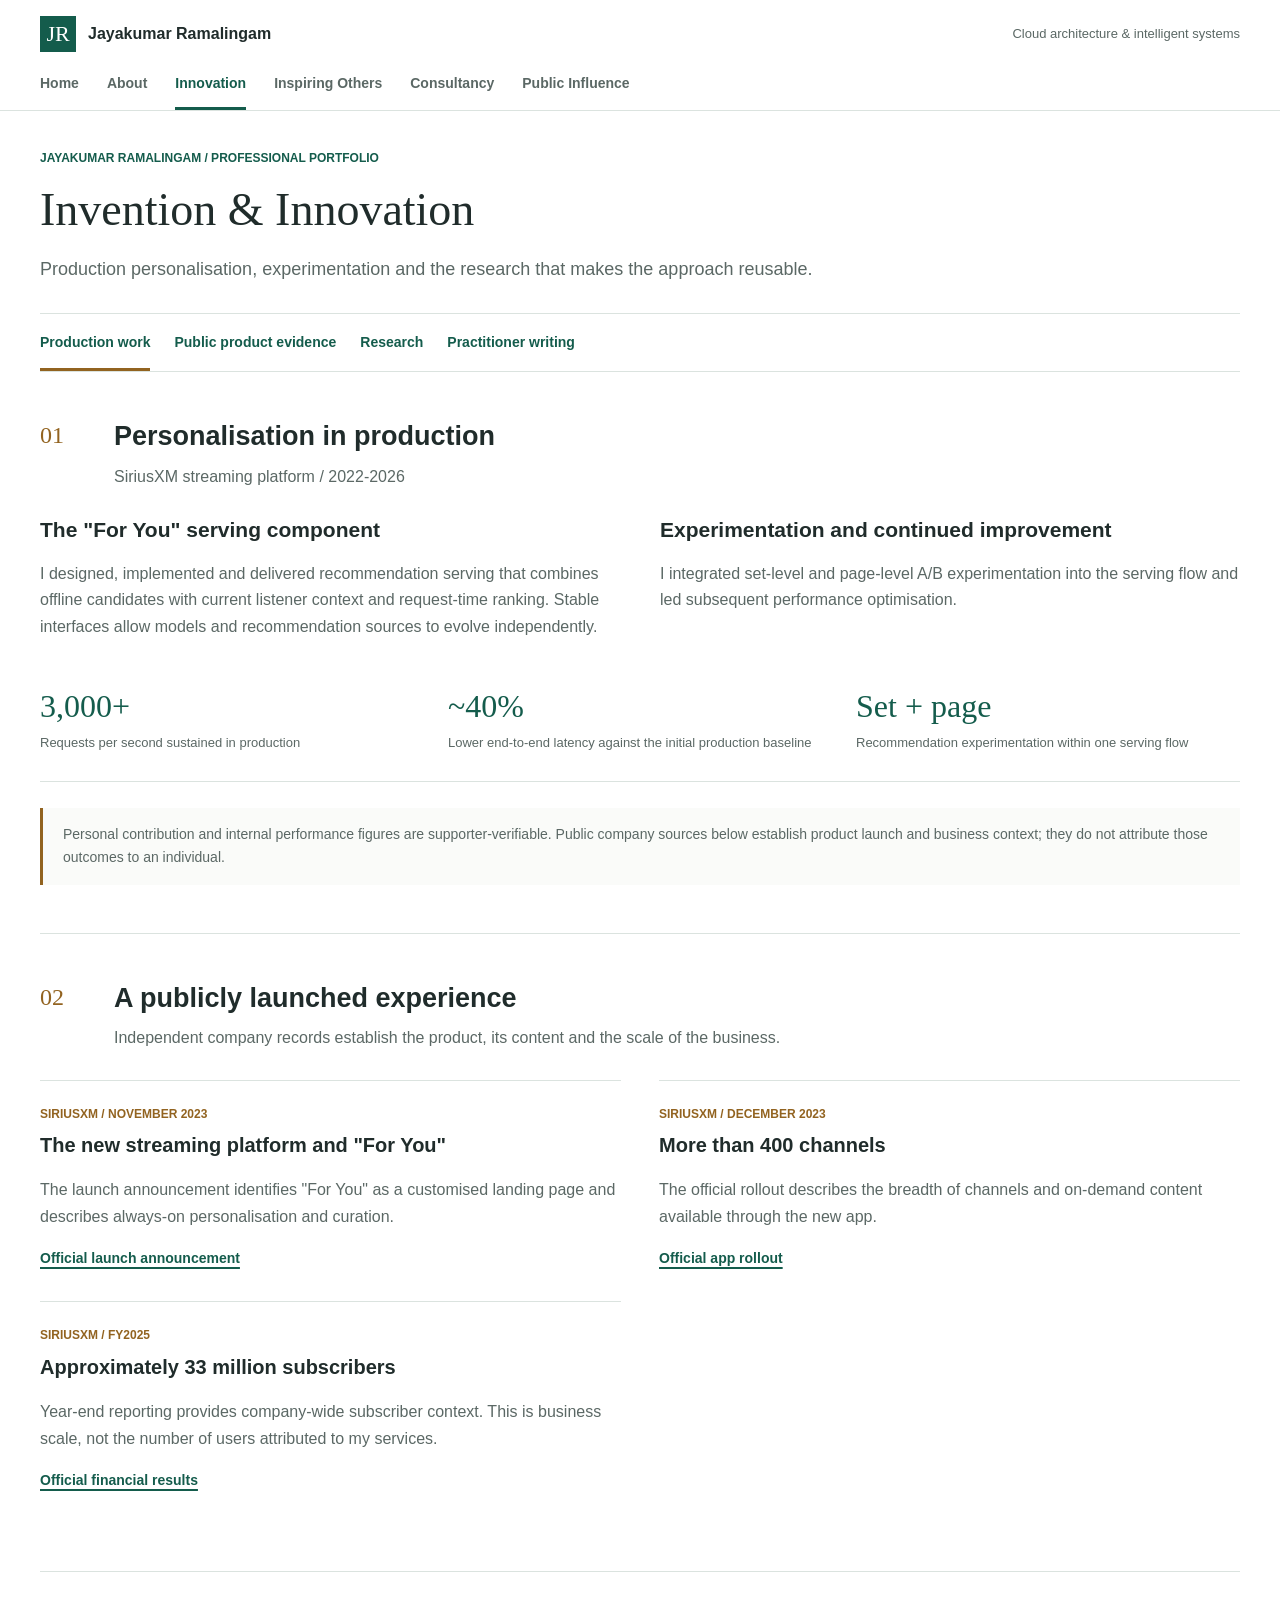
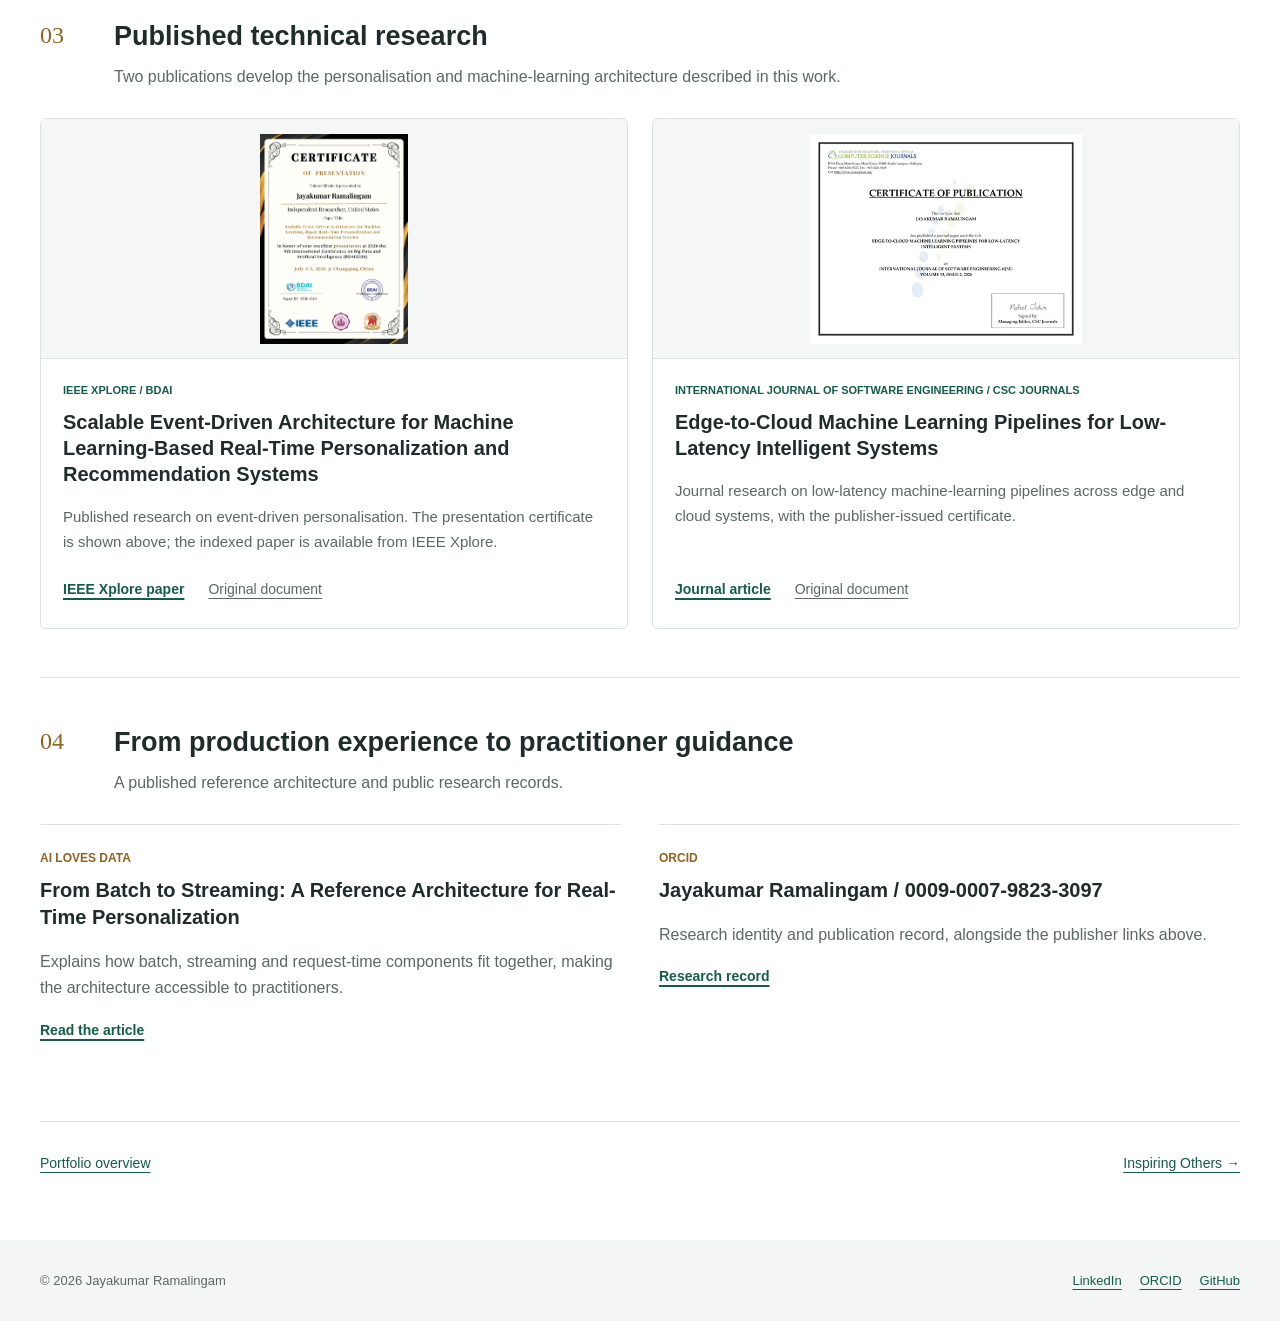
<file: innovation.html>
<!doctype html>
<html lang="en"><head><meta charset="utf-8"><meta name="viewport" content="width=device-width, initial-scale=1">
<meta name="robots" content="noindex, nofollow, noarchive, nosnippet"><title>Invention &amp; Innovation | Jayakumar Ramalingam</title>
<meta name="description" content="Production personalisation, experimentation and the research that makes the approach reusable."><link rel="canonical" href="https://jrtechfolio.com/innovation.html">
<meta property="og:type" content="website"><meta property="og:title" content="Invention &amp; Innovation | Jayakumar Ramalingam"><meta property="og:description" content="Production personalisation, experimentation and the research that makes the approach reusable.">
<meta property="og:url" content="https://jrtechfolio.com/innovation.html"><meta property="og:image" content="https://jrtechfolio.com/assets/profile/jay-full.jpeg">
<link rel="icon" href="favicon.svg" type="image/svg+xml"><link rel="stylesheet" href="evidence.css?v=20261112"><link rel="stylesheet" href="shell.css?v=20261005b"><script defer src="navigation.js?v=20261005b"></script><script defer src="evidence.js?v=20261112"></script></head>
<body><a class="skip" href="#main">Skip to content</a><header class="header"><div class="wrap"><div class="identity"><a class="brand" href="index.html"><span class="monogram" aria-hidden="true">JR</span>Jayakumar Ramalingam</a><small>Cloud architecture &amp; intelligent systems</small></div><nav class="primary" aria-label="Primary navigation"><a href="index.html">Home</a><a href="about.html">About</a><a href="innovation.html" aria-current="page">Innovation</a><a href="inspiring.html">Inspiring Others</a><a href="consultancy.html">Consultancy</a><a href="influencer.html">Public Influence</a></nav></div></header>
<main id="main" class="wrap"><div class="intro"><p class="eyebrow">Jayakumar Ramalingam / Professional portfolio</p><h1>Invention &amp; Innovation</h1><p>Production personalisation, experimentation and the research that makes the approach reusable.</p></div><nav class="page-index" aria-label="On this page"><a href="#platform">Production work</a><a href="#launch">Public product evidence</a><a href="#research">Research</a><a href="#practice">Practitioner writing</a></nav><section class="section" id="platform" aria-labelledby="platform-title"><div class="section-head"><span class="section-number" aria-hidden="true">01</span><div><h2 id="platform-title">Personalisation in production</h2><p>SiriusXM streaming platform / 2022-2026</p></div></div><div class="text-columns"><div><h3>The "For You" serving component</h3><p>I designed, implemented and delivered recommendation serving that combines offline candidates with current listener context and request-time ranking. Stable interfaces allow models and recommendation sources to evolve independently.</p></div><div><h3>Experimentation and continued improvement</h3><p>I integrated set-level and page-level A/B experimentation into the serving flow and led subsequent performance optimisation.</p></div></div><div class="facts"><div class="fact"><strong>3,000+</strong><span>Requests per second sustained in production</span></div><div class="fact"><strong>~40%</strong><span>Lower end-to-end latency against the initial production baseline</span></div><div class="fact"><strong>Set + page</strong><span>Recommendation experimentation within one serving flow</span></div></div><aside class="note">Personal contribution and internal performance figures are supporter-verifiable. Public company sources below establish product launch and business context; they do not attribute those outcomes to an individual.</aside></section><section class="section" id="launch" aria-labelledby="launch-title"><div class="section-head"><span class="section-number" aria-hidden="true">02</span><div><h2 id="launch-title">A publicly launched experience</h2><p>Independent company records establish the product, its content and the scale of the business.</p></div></div><div class="sources"><article class="source"><p class="publisher">SiriusXM / November 2023</p><h3>The new streaming platform and &quot;For You&quot;</h3><p>The launch announcement identifies "For You" as a customised landing page and describes always-on personalisation and curation.</p><div class="links"><a class="official-source" href="https://investor.siriusxm.com/news-events/press-releases/detail/2012/siriusxm-unveils-next-generation-platform-bringing-fans">Official launch announcement</a></div></article><article class="source"><p class="publisher">SiriusXM / December 2023</p><h3>More than 400 channels</h3><p>The official rollout describes the breadth of channels and on-demand content available through the new app.</p><div class="links"><a class="official-source" href="https://investor.siriusxm.com/news-events/press-releases/detail/2023/the-next-generation-of-siriusxm-begins-new-app-starts">Official app rollout</a></div></article><article class="source"><p class="publisher">SiriusXM / FY2025</p><h3>Approximately 33 million subscribers</h3><p>Year-end reporting provides company-wide subscriber context. This is business scale, not the number of users attributed to my services.</p><div class="links"><a class="official-source" href="https://investor.siriusxm.com/sec-filings/all-sec-filings/content/0000908937-26-000003/siriq42025earningsrelease.htm">Official financial results</a></div></article></div></section><section class="section" id="research" aria-labelledby="research-title"><div class="section-head"><span class="section-number" aria-hidden="true">03</span><div><h2 id="research-title">Published technical research</h2><p>Two publications develop the personalisation and machine-learning architecture described in this work.</p></div></div><div class="grid"><article class="evidence">
<div class="document  "><a href="assets/certificates/bdai-2026-paper-presentation-certificate.pdf" data-preview="Scalable Event-Driven Architecture for Machine Learning-Based Real-Time Personalization and Recommendation Systems" aria-label="Enlarge Scalable Event-Driven Architecture for Machine Learning-Based Real-Time Personalization and Recommendation Systems"><img src="assets/previews/bdai-2026-paper-presentation-certificate-thumb-480.webp" srcset="assets/previews/bdai-2026-paper-presentation-certificate-thumb-480.webp 339w, assets/previews/bdai-2026-paper-presentation-certificate-thumb-960.webp 679w" sizes="(max-width: 620px) 90vw, (max-width: 1000px) 44vw, 400px" data-full-src="assets/certificates/bdai-2026-paper-presentation-certificate-thumb.png" alt="Scalable Event-Driven Architecture for Machine Learning-Based Real-Time Personalization and Recommendation Systems" width="1241" height="1755" loading="lazy" decoding="async"></a></div>
<div class="caption"><p class="eyebrow">IEEE Xplore / BDAI</p><h3>Scalable Event-Driven Architecture for Machine Learning-Based Real-Time Personalization and Recommendation Systems</h3><p>Published research on event-driven personalisation. The presentation certificate is shown above; the indexed paper is available from IEEE Xplore.</p>
<div class="links"><a class="official-source" href="https://ieeexplore.ieee.org/document/11655157">IEEE Xplore paper</a><a class="local-evidence" href="assets/certificates/bdai-2026-paper-presentation-certificate.pdf">Original document</a></div></div></article><article class="evidence">
<div class="document  "><a href="assets/certificates/ijse-publication-certificate.pdf" data-preview="Edge-to-Cloud Machine Learning Pipelines for Low-Latency Intelligent Systems" aria-label="Enlarge Edge-to-Cloud Machine Learning Pipelines for Low-Latency Intelligent Systems"><img src="assets/previews/ijse-publication-certificate-thumb-480.webp" srcset="assets/previews/ijse-publication-certificate-thumb-480.webp 480w, assets/previews/ijse-publication-certificate-thumb-960.webp 960w" sizes="(max-width: 620px) 90vw, (max-width: 1000px) 44vw, 400px" data-full-src="assets/certificates/ijse-publication-certificate-thumb.png" alt="Edge-to-Cloud Machine Learning Pipelines for Low-Latency Intelligent Systems" width="1400" height="1081" loading="lazy" decoding="async"></a></div>
<div class="caption"><p class="eyebrow">International Journal of Software Engineering / CSC Journals</p><h3>Edge-to-Cloud Machine Learning Pipelines for Low-Latency Intelligent Systems</h3><p>Journal research on low-latency machine-learning pipelines across edge and cloud systems, with the publisher-issued certificate.</p>
<div class="links"><a class="official-source" href="https://www.cscjournals.org/library/manuscriptinfo.php?mc=IJSE-200">Journal article</a><a class="local-evidence" href="assets/certificates/ijse-publication-certificate.pdf">Original document</a></div></div></article></div></section><section class="section" id="practice" aria-labelledby="practice-title"><div class="section-head"><span class="section-number" aria-hidden="true">04</span><div><h2 id="practice-title">From production experience to practitioner guidance</h2><p>A published reference architecture and public research records.</p></div></div><div class="sources"><article class="source"><p class="publisher">AI Loves Data</p><h3>From Batch to Streaming: A Reference Architecture for Real-Time Personalization</h3><p>Explains how batch, streaming and request-time components fit together, making the architecture accessible to practitioners.</p><div class="links"><a class="official-source" href="https://roundtable.ailovesdata.com/from-batch-to-streaming-a-reference-architecture-for-real-time-personalization">Read the article</a></div></article><article class="source"><p class="publisher">ORCID</p><h3>Jayakumar Ramalingam / 0009-0007-9823-3097</h3><p>Research identity and publication record, alongside the publisher links above.</p><div class="links"><a class="official-source" href="https://orcid.org/0009-0007-9823-3097">Research record</a></div></article></div></section><nav class="closing" aria-label="Continue reading"><a href="index.html">Portfolio overview</a><a href="inspiring.html">Inspiring Others &rarr;</a></nav></main>
<footer class="footer"><div class="wrap"><p>&copy; 2026 Jayakumar Ramalingam</p><div><a href="https://www.linkedin.com/in/jayakumarramalingam/">LinkedIn</a><a href="https://orcid.org/0009-0007-9823-3097">ORCID</a><a href="https://github.com/jayakumar-ramalingam/">GitHub</a></div></div></footer>
<dialog id="evidence-viewer" aria-labelledby="viewer-title"><div class="viewer-head"><p id="viewer-title">Evidence</p><button class="close" type="button" aria-label="Close preview" title="Close preview">&times;</button></div><div class="viewer-image"><img alt=""></div><div class="viewer-actions"><div class="viewer-controls" hidden><button class="previous" type="button" aria-label="Previous image" title="Previous image">&#8592;</button><span class="viewer-count"></span><button class="next" type="button" aria-label="Next image" title="Next image">&#8594;</button></div><a class="viewer-link" href="#">Open original evidence</a></div></dialog>
</body></html>
</file>
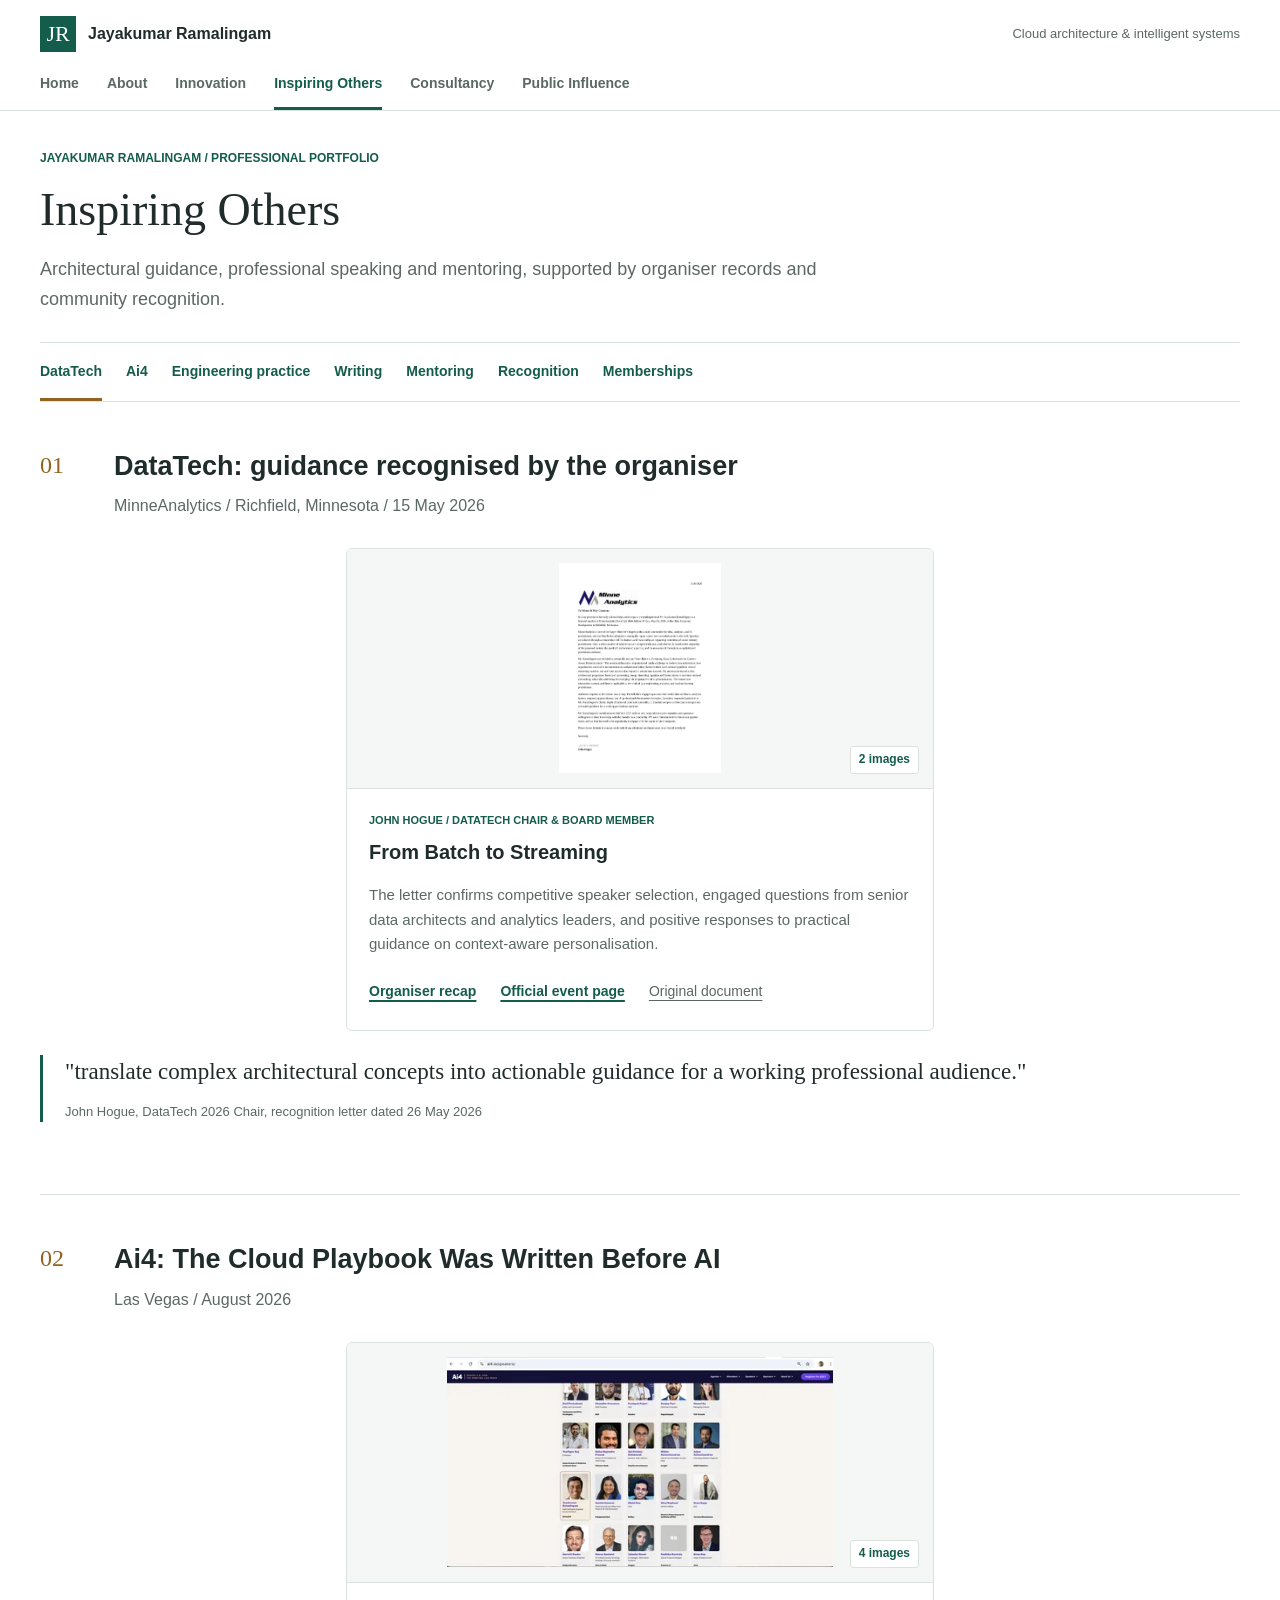
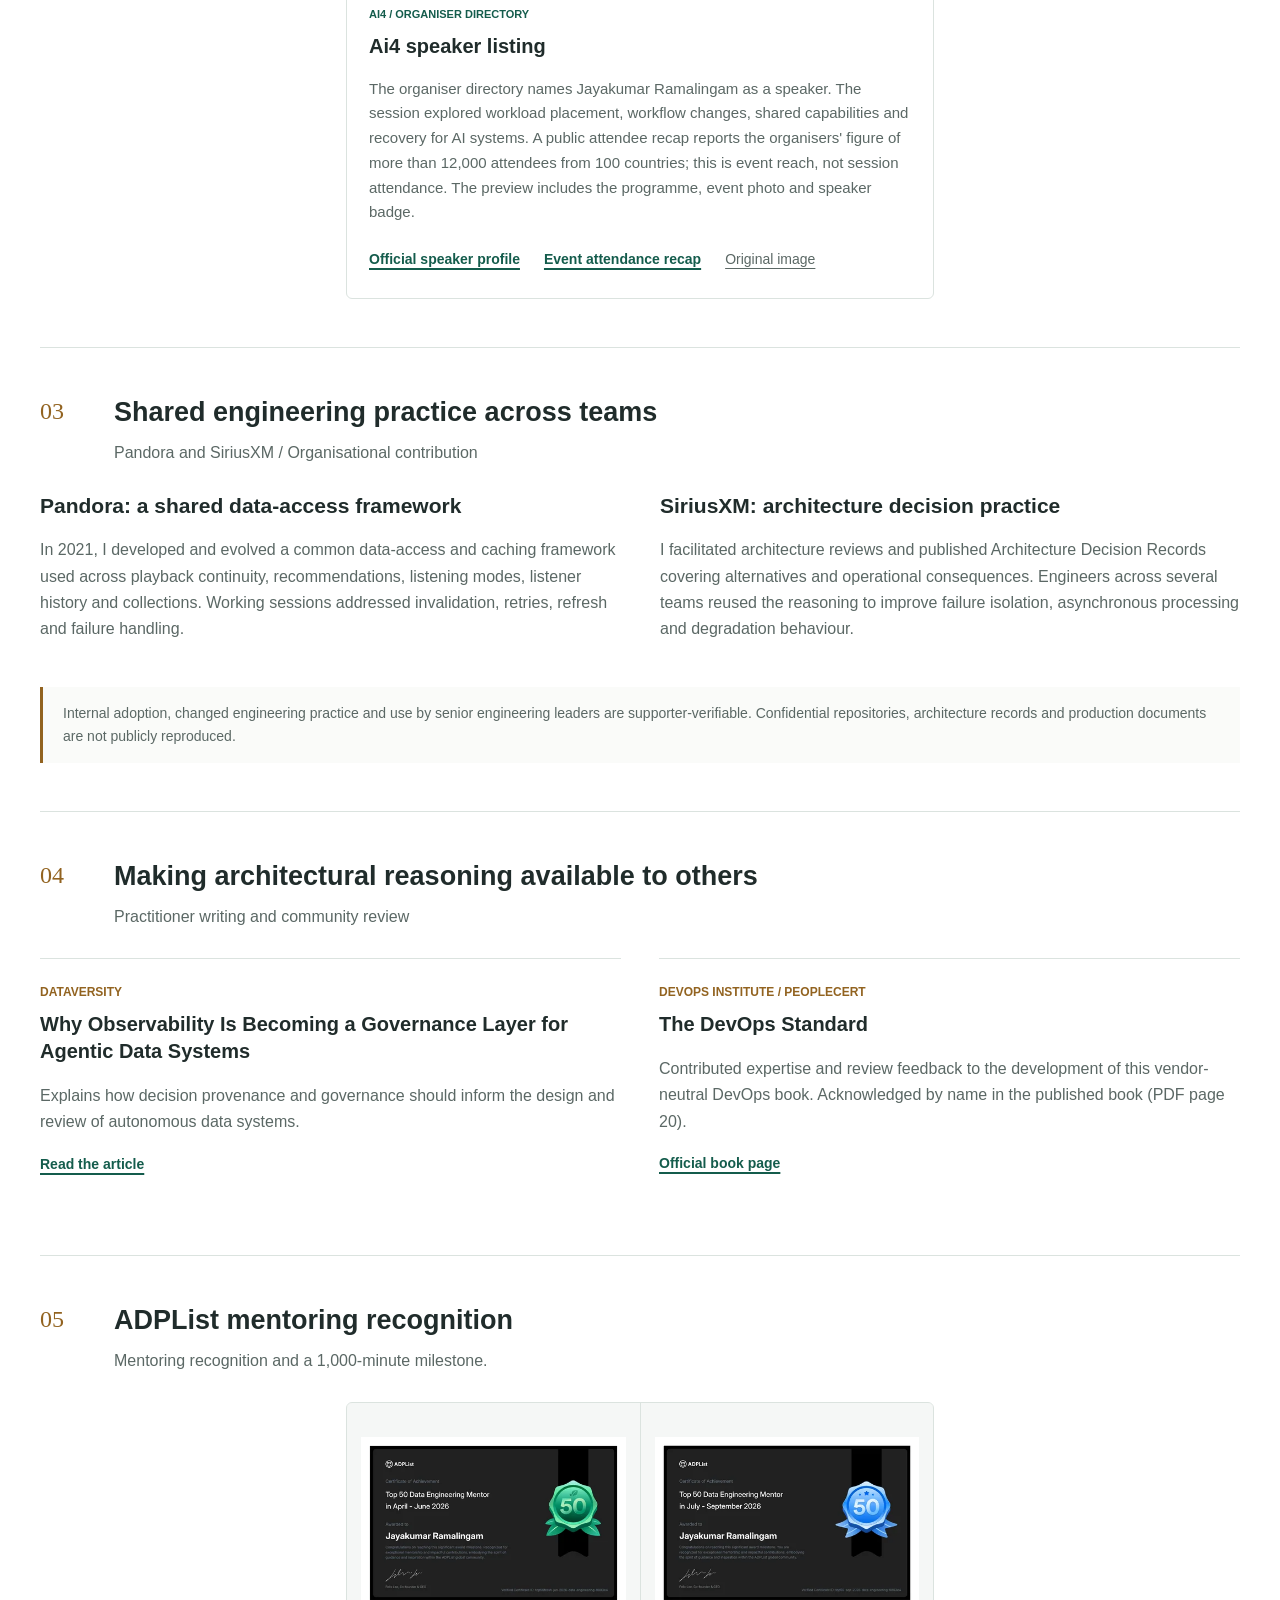
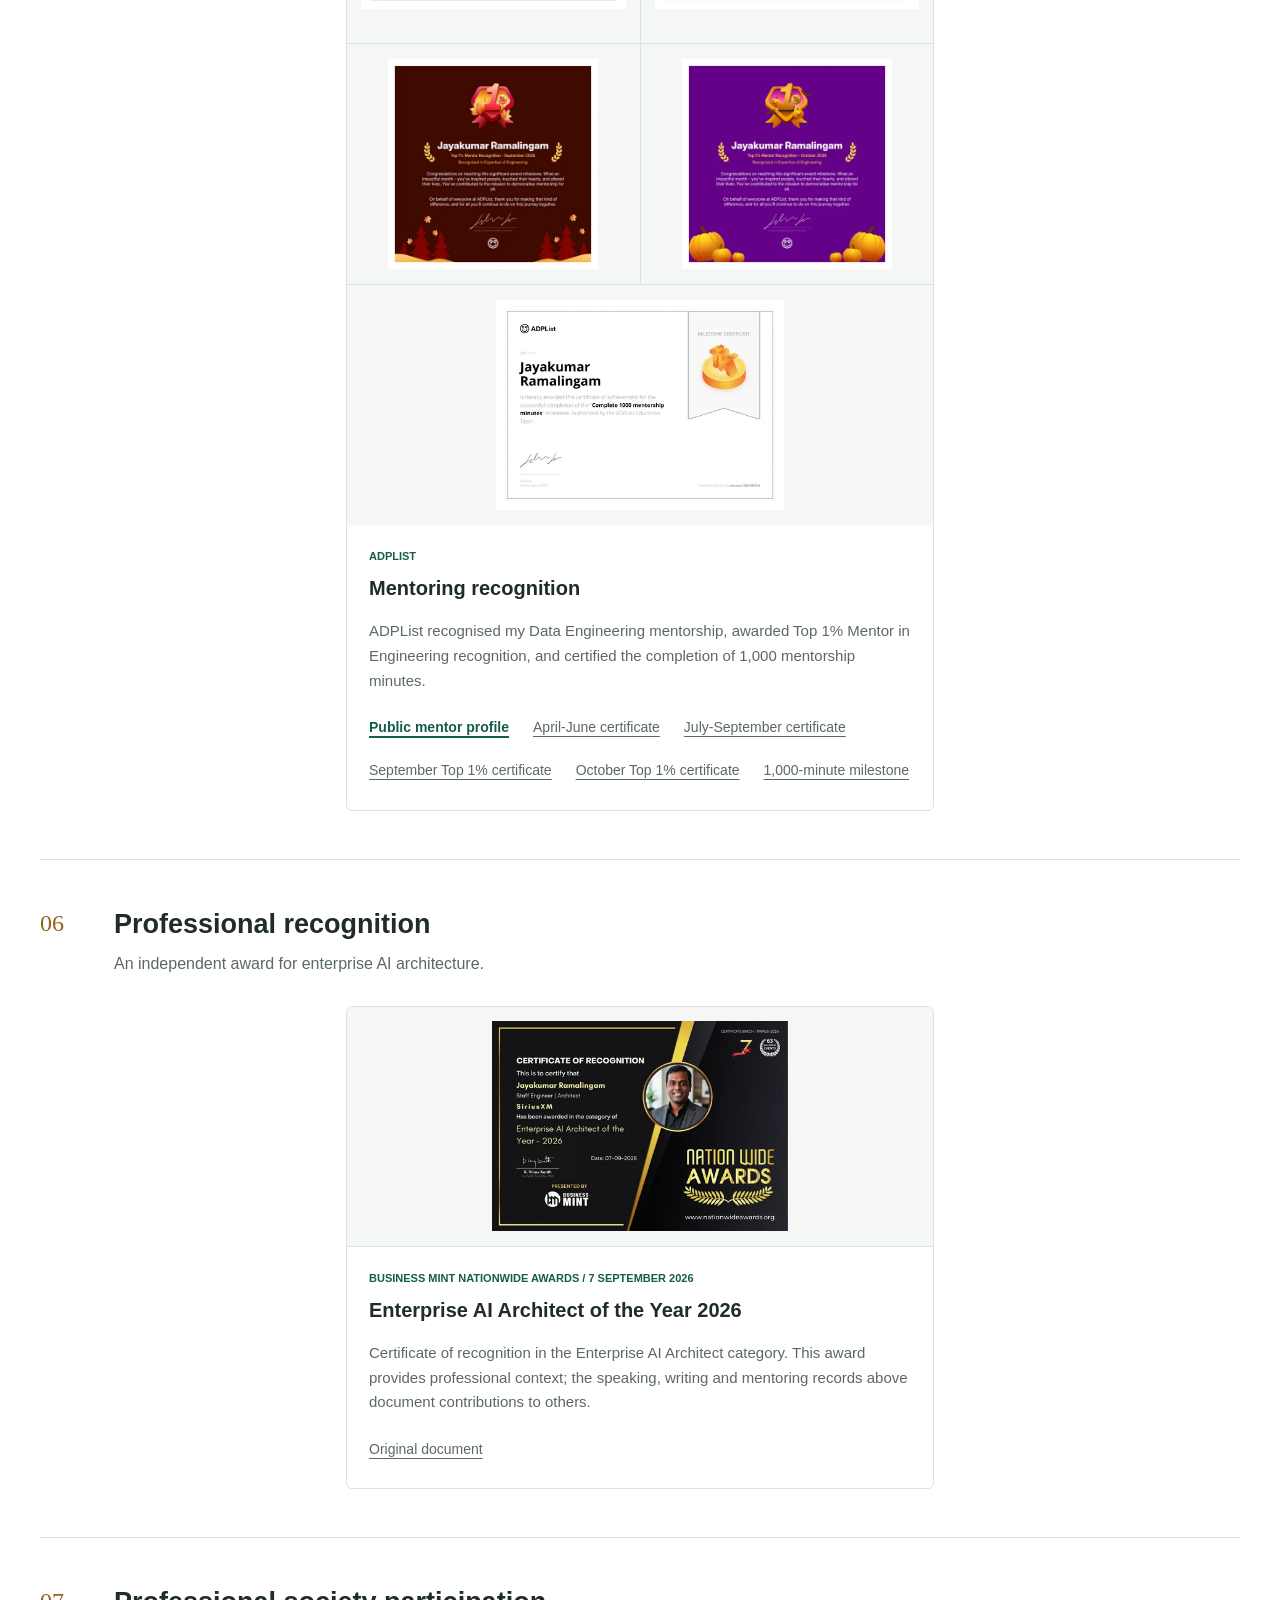
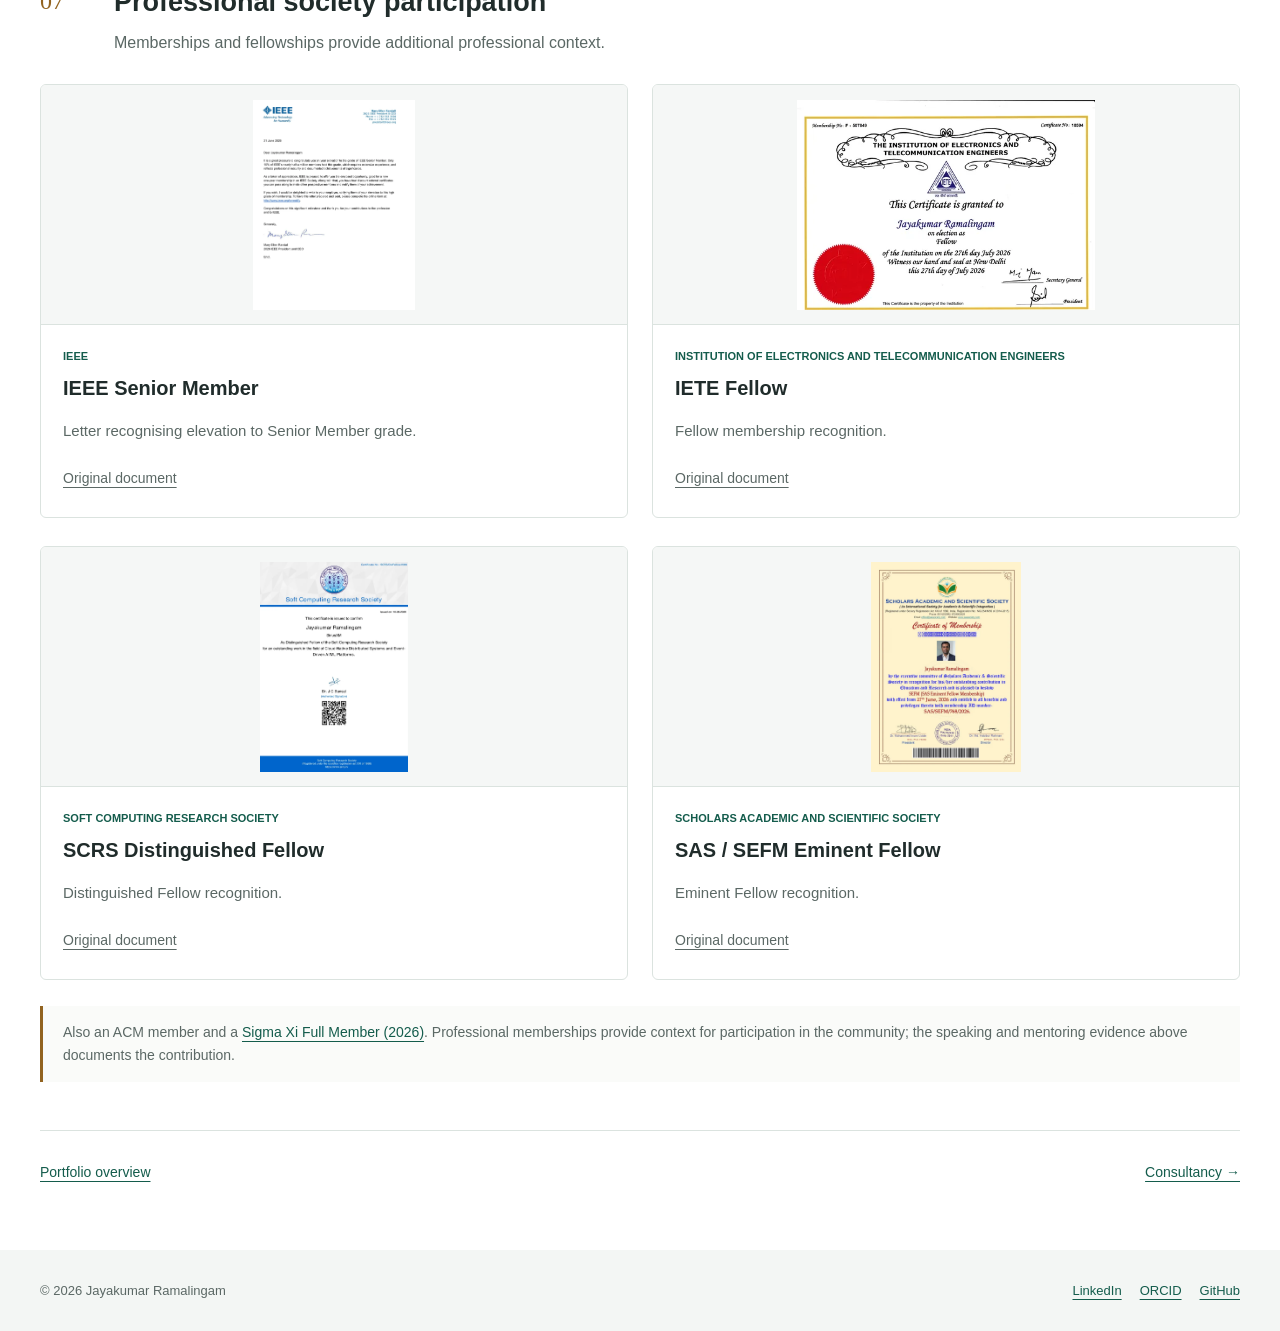
<file: inspiring.html>
<!doctype html>
<html lang="en"><head><meta charset="utf-8"><meta name="viewport" content="width=device-width, initial-scale=1">
<meta name="robots" content="noindex, nofollow, noarchive, nosnippet"><title>Inspiring Others | Jayakumar Ramalingam</title>
<meta name="description" content="Architectural guidance, professional speaking and mentoring, supported by organiser records and community recognition."><link rel="canonical" href="https://jrtechfolio.com/inspiring.html">
<meta property="og:type" content="website"><meta property="og:title" content="Inspiring Others | Jayakumar Ramalingam"><meta property="og:description" content="Architectural guidance, professional speaking and mentoring, supported by organiser records and community recognition.">
<meta property="og:url" content="https://jrtechfolio.com/inspiring.html"><meta property="og:image" content="https://jrtechfolio.com/assets/profile/jay-full.jpeg">
<link rel="icon" href="favicon.svg" type="image/svg+xml"><link rel="stylesheet" href="evidence.css?v=20261112"><link rel="stylesheet" href="shell.css?v=20261005b"><script defer src="navigation.js?v=20261005b"></script><script defer src="evidence.js?v=20261112"></script></head>
<body><a class="skip" href="#main">Skip to content</a><header class="header"><div class="wrap"><div class="identity"><a class="brand" href="index.html"><span class="monogram" aria-hidden="true">JR</span>Jayakumar Ramalingam</a><small>Cloud architecture &amp; intelligent systems</small></div><nav class="primary" aria-label="Primary navigation"><a href="index.html">Home</a><a href="about.html">About</a><a href="innovation.html">Innovation</a><a href="inspiring.html" aria-current="page">Inspiring Others</a><a href="consultancy.html">Consultancy</a><a href="influencer.html">Public Influence</a></nav></div></header>
<main id="main" class="wrap"><div class="intro"><p class="eyebrow">Jayakumar Ramalingam / Professional portfolio</p><h1>Inspiring Others</h1><p>Architectural guidance, professional speaking and mentoring, supported by organiser records and community recognition.</p></div><nav class="page-index" aria-label="On this page"><a href="#datatech">DataTech</a><a href="#ai4">Ai4</a><a href="#guidance">Engineering practice</a><a href="#writing">Writing</a><a href="#mentoring">Mentoring</a><a href="#recognition">Recognition</a><a href="#memberships">Memberships</a></nav><section class="section" id="datatech" aria-labelledby="datatech-title"><div class="section-head"><span class="section-number" aria-hidden="true">01</span><div><h2 id="datatech-title">DataTech: guidance recognised by the organiser</h2><p>MinneAnalytics / Richfield, Minnesota / 15 May 2026</p></div></div><div class="wide-document"><article class="evidence">
<div class="document  "><a href="assets/certificates/datatech-2026-speaker-appreciation.pdf" data-preview="From Batch to Streaming" data-gallery="[{&quot;src&quot;: &quot;assets/certificates/datatech-2026-speaker-appreciation-thumb.png&quot;, &quot;href&quot;: &quot;assets/certificates/datatech-2026-speaker-appreciation.pdf&quot;, &quot;title&quot;: &quot;From Batch to Streaming&quot;}, {&quot;src&quot;: &quot;assets/events/datatech-event-photo.jpeg&quot;, &quot;href&quot;: &quot;assets/events/datatech-event-photo.jpeg&quot;, &quot;title&quot;: &quot;At DataTech 2026&quot;}]" aria-label="Enlarge From Batch to Streaming"><img src="assets/previews/datatech-2026-speaker-appreciation-thumb-480.webp" srcset="assets/previews/datatech-2026-speaker-appreciation-thumb-480.webp 371w, assets/previews/datatech-2026-speaker-appreciation-thumb-960.webp 742w" sizes="(max-width: 620px) 90vw, (max-width: 1000px) 44vw, 400px" data-full-src="assets/certificates/datatech-2026-speaker-appreciation-thumb.png" alt="From Batch to Streaming" width="1020" height="1320" loading="lazy" decoding="async"><span class="media-count" aria-hidden="true">2 images</span></a></div>
<div class="caption"><p class="eyebrow">John Hogue / DataTech Chair &amp; Board Member</p><h3>From Batch to Streaming</h3><p>The letter confirms competitive speaker selection, engaged questions from senior data architects and analytics leaders, and positive responses to practical guidance on context-aware personalisation.</p>
<div class="links"><a class="official-source" href="https://minneanalytics.org/data-tech-2026-brings-a-big-crowd-to-best-buy/">Organiser recap</a><a class="official-source" href="https://minneanalytics.org/data-tech-2026/">Official event page</a><a class="local-evidence" href="assets/certificates/datatech-2026-speaker-appreciation.pdf">Original document</a></div></div></article></div><blockquote class="quote">"translate complex architectural concepts into actionable guidance for a working professional audience."<cite>John Hogue, DataTech 2026 Chair, recognition letter dated 26 May 2026</cite></blockquote></section><section class="section" id="ai4" aria-labelledby="ai4-title"><div class="section-head"><span class="section-number" aria-hidden="true">02</span><div><h2 id="ai4-title">Ai4: The Cloud Playbook Was Written Before AI</h2><p>Las Vegas / August 2026</p></div></div><div class="wide-document"><article class="evidence">
<div class="document  "><a href="assets/events/ai4/ai4-speaker-directory.png" data-preview="Ai4 speaker listing" data-gallery="[{&quot;src&quot;: &quot;assets/events/ai4/ai4-speaker-directory.png&quot;, &quot;href&quot;: &quot;assets/events/ai4/ai4-speaker-directory.png&quot;, &quot;title&quot;: &quot;Ai4 speaker listing&quot;}, {&quot;src&quot;: &quot;assets/events/ai4/ai4-session-schedule.jpeg&quot;, &quot;href&quot;: &quot;assets/events/ai4/ai4-session-schedule.jpeg&quot;, &quot;title&quot;: &quot;Ai4 conference programme&quot;}, {&quot;src&quot;: &quot;assets/events/ai4/ai4-event-photo.jpeg&quot;, &quot;href&quot;: &quot;assets/events/ai4/ai4-event-photo.jpeg&quot;, &quot;title&quot;: &quot;At Ai4 2026&quot;}, {&quot;src&quot;: &quot;assets/events/ai4/ai4-speaker-badge.jpeg&quot;, &quot;href&quot;: &quot;assets/events/ai4/ai4-speaker-badge.jpeg&quot;, &quot;title&quot;: &quot;Ai4 speaker badge&quot;}]" aria-label="Enlarge Ai4 speaker listing"><img src="assets/previews/ai4-speaker-directory-480.webp" srcset="assets/previews/ai4-speaker-directory-480.webp 480w, assets/previews/ai4-speaker-directory-960.webp 960w" sizes="(max-width: 620px) 90vw, (max-width: 1000px) 44vw, 400px" data-full-src="assets/events/ai4/ai4-speaker-directory.png" alt="Ai4 speaker listing" width="2898" height="1578" loading="lazy" decoding="async"><span class="media-count" aria-hidden="true">4 images</span></a></div>
<div class="caption"><p class="eyebrow">Ai4 / Organiser directory</p><h3>Ai4 speaker listing</h3><p>The organiser directory names Jayakumar Ramalingam as a speaker. The session explored workload placement, workflow changes, shared capabilities and recovery for AI systems. A public attendee recap reports the organisers' figure of more than 12,000 attendees from 100 countries; this is event reach, not session attendance. The preview includes the programme, event photo and speaker badge.</p>
<div class="links"><a class="official-source" href="https://ai4.com/speakers/jayakumar-ramalingam/">Official speaker profile</a><a class="official-source" href="https://www.wwt.com/blog/ai4-2026-recap-from-ai-experiments-to-ai-workloads">Event attendance recap</a><a class="local-evidence" href="assets/events/ai4/ai4-speaker-directory.png">Original image</a></div></div></article></div></section><section class="section" id="guidance" aria-labelledby="guidance-title"><div class="section-head"><span class="section-number" aria-hidden="true">03</span><div><h2 id="guidance-title">Shared engineering practice across teams</h2><p>Pandora and SiriusXM / Organisational contribution</p></div></div><div class="text-columns"><div><h3>Pandora: a shared data-access framework</h3><p>In 2021, I developed and evolved a common data-access and caching framework used across playback continuity, recommendations, listening modes, listener history and collections. Working sessions addressed invalidation, retries, refresh and failure handling.</p></div><div><h3>SiriusXM: architecture decision practice</h3><p>I facilitated architecture reviews and published Architecture Decision Records covering alternatives and operational consequences. Engineers across several teams reused the reasoning to improve failure isolation, asynchronous processing and degradation behaviour.</p></div></div><aside class="note">Internal adoption, changed engineering practice and use by senior engineering leaders are supporter-verifiable. Confidential repositories, architecture records and production documents are not publicly reproduced.</aside></section><section class="section" id="writing" aria-labelledby="writing-title"><div class="section-head"><span class="section-number" aria-hidden="true">04</span><div><h2 id="writing-title">Making architectural reasoning available to others</h2><p>Practitioner writing and community review</p></div></div><div class="sources"><article class="source"><p class="publisher">DATAVERSITY</p><h3>Why Observability Is Becoming a Governance Layer for Agentic Data Systems</h3><p>Explains how decision provenance and governance should inform the design and review of autonomous data systems.</p><div class="links"><a class="official-source" href="https://www.dataversity.net/articles/why-observability-is-becoming-a-governance-layer-for-agentic-data-systems/">Read the article</a></div></article><article class="source"><p class="publisher">DevOps Institute / PeopleCert</p><h3>The DevOps Standard</h3><p>Contributed expertise and review feedback to the development of this vendor-neutral DevOps book. Acknowledged by name in the published book (PDF page 20).</p><div class="links"><a class="official-source" href="https://www.peoplecert.org/devops-standard">Official book page</a></div></article></div></section><section class="section" id="mentoring" aria-labelledby="mentoring-title"><div class="section-head"><span class="section-number" aria-hidden="true">05</span><div><h2 id="mentoring-title">ADPList mentoring recognition</h2><p>Mentoring recognition and a 1,000-minute milestone.</p></div></div><div class="wide-document"><article class="evidence"><div class="paired-documents"><div class="document"><a href="assets/certificates/adplist-top-50-data-engineering-mentor.pdf" data-preview="Top 50 Data Engineering Mentor, April-June 2026" aria-label="Enlarge Top 50 Data Engineering Mentor, April-June 2026"><img src="assets/previews/adplist-top-50-data-engineering-mentor-thumb-480.webp" srcset="assets/previews/adplist-top-50-data-engineering-mentor-thumb-480.webp 480w, assets/previews/adplist-top-50-data-engineering-mentor-thumb-960.webp 960w" sizes="(max-width: 620px) 90vw, (max-width: 1000px) 44vw, 400px" data-full-src="assets/certificates/adplist-top-50-data-engineering-mentor-thumb.png" alt="Top 50 Data Engineering Mentor, April-June 2026" width="1772" height="1156" loading="lazy" decoding="async"></a></div><div class="document"><a href="assets/certificates/adplist-top-50-data-engineering-mentor-jul-sep-2026.pdf" data-preview="Top 50 Data Engineering Mentor, July-September 2026" aria-label="Enlarge Top 50 Data Engineering Mentor, July-September 2026"><img src="assets/previews/adplist-top-50-data-engineering-mentor-jul-sep-2026-thumb-480.webp" srcset="assets/previews/adplist-top-50-data-engineering-mentor-jul-sep-2026-thumb-480.webp 480w, assets/previews/adplist-top-50-data-engineering-mentor-jul-sep-2026-thumb-960.webp 960w" sizes="(max-width: 620px) 90vw, (max-width: 1000px) 44vw, 400px" data-full-src="assets/certificates/adplist-top-50-data-engineering-mentor-jul-sep-2026-thumb.png" alt="Top 50 Data Engineering Mentor, July-September 2026" width="1400" height="914" loading="lazy" decoding="async"></a></div><div class="document"><a href="assets/certificates/adplist-top-1-percent-mentor-2026.pdf" data-preview="Top 1% Mentor in Engineering, September 2026" aria-label="Enlarge Top 1% Mentor in Engineering, September 2026"><img src="assets/previews/adplist-top-1-percent-mentor-2026-thumb-480.webp" srcset="assets/previews/adplist-top-1-percent-mentor-2026-thumb-480.webp 480w, assets/previews/adplist-top-1-percent-mentor-2026-thumb-960.webp 960w" sizes="(max-width: 620px) 90vw, (max-width: 1000px) 44vw, 400px" data-full-src="assets/certificates/adplist-top-1-percent-mentor-2026-thumb.png" alt="Top 1% Mentor in Engineering, September 2026" width="1800" height="1800" loading="lazy" decoding="async"></a></div><div class="document"><a href="assets/certificates/adplist-top-1-percent-mentor-oct-2026.pdf" data-preview="Top 1% Mentor in Engineering, October 2026" aria-label="Enlarge Top 1% Mentor in Engineering, October 2026"><img src="assets/previews/adplist-top-1-percent-mentor-oct-2026-thumb-480.webp" srcset="assets/previews/adplist-top-1-percent-mentor-oct-2026-thumb-480.webp 480w, assets/previews/adplist-top-1-percent-mentor-oct-2026-thumb-960.webp 960w" sizes="(max-width: 620px) 90vw, (max-width: 1000px) 44vw, 400px" data-full-src="assets/certificates/adplist-top-1-percent-mentor-oct-2026-thumb.png" alt="Top 1% Mentor in Engineering, October 2026" width="1400" height="1400" loading="lazy" decoding="async"></a></div><div class="document"><a href="assets/certificates/adplist-1000-mentorship-minutes.pdf" data-preview="1,000 mentorship minutes" aria-label="Enlarge 1,000 mentorship minutes"><img src="assets/previews/adplist-1000-mentorship-minutes-thumb-480.webp" srcset="assets/previews/adplist-1000-mentorship-minutes-thumb-480.webp 480w, assets/previews/adplist-1000-mentorship-minutes-thumb-960.webp 960w" sizes="(max-width: 620px) 90vw, (max-width: 1000px) 44vw, 400px" data-full-src="assets/certificates/adplist-1000-mentorship-minutes-thumb.png" alt="1,000 mentorship minutes" width="1400" height="1021" loading="lazy" decoding="async"></a></div></div><div class="caption"><p class="eyebrow">ADPList</p><h3>Mentoring recognition</h3><p>ADPList recognised my Data Engineering mentorship, awarded Top 1% Mentor in Engineering recognition, and certified the completion of 1,000 mentorship minutes.</p><div class="links"><a class="official-source" href="https://adplist.org/mentors/jayakumar-ramalingam">Public mentor profile</a><a class="local-evidence" href="assets/certificates/adplist-top-50-data-engineering-mentor.pdf">April-June certificate</a><a class="local-evidence" href="assets/certificates/adplist-top-50-data-engineering-mentor-jul-sep-2026.pdf">July-September certificate</a><a class="local-evidence" href="assets/certificates/adplist-top-1-percent-mentor-2026.pdf">September Top 1% certificate</a><a class="local-evidence" href="assets/certificates/adplist-top-1-percent-mentor-oct-2026.pdf">October Top 1% certificate</a><a class="local-evidence" href="assets/certificates/adplist-1000-mentorship-minutes.pdf">1,000-minute milestone</a></div></div></article></div></section><section class="section" id="recognition" aria-labelledby="recognition-title"><div class="section-head"><span class="section-number" aria-hidden="true">06</span><div><h2 id="recognition-title">Professional recognition</h2><p>An independent award for enterprise AI architecture.</p></div></div><div class="wide-document"><article class="evidence">
<div class="document  "><a href="assets/certificates/business-mint-enterprise-ai-architect-2026.pdf" data-preview="Enterprise AI Architect of the Year 2026" aria-label="Enlarge Enterprise AI Architect of the Year 2026"><img src="assets/previews/business-mint-enterprise-ai-architect-2026-thumb-480.webp" srcset="assets/previews/business-mint-enterprise-ai-architect-2026-thumb-480.webp 480w, assets/previews/business-mint-enterprise-ai-architect-2026-thumb-960.webp 960w" sizes="(max-width: 620px) 90vw, (max-width: 1000px) 44vw, 400px" data-full-src="assets/certificates/business-mint-enterprise-ai-architect-2026-thumb.png" alt="Enterprise AI Architect of the Year 2026" width="1053" height="745" loading="lazy" decoding="async"></a></div>
<div class="caption"><p class="eyebrow">Business Mint Nationwide Awards / 7 September 2026</p><h3>Enterprise AI Architect of the Year 2026</h3><p>Certificate of recognition in the Enterprise AI Architect category. This award provides professional context; the speaking, writing and mentoring records above document contributions to others.</p>
<div class="links"><a class="local-evidence" href="assets/certificates/business-mint-enterprise-ai-architect-2026.pdf">Original document</a></div></div></article></div></section><section class="section" id="memberships" aria-labelledby="memberships-title"><div class="section-head"><span class="section-number" aria-hidden="true">07</span><div><h2 id="memberships-title">Professional society participation</h2><p>Memberships and fellowships provide additional professional context.</p></div></div><div class="grid"><article class="evidence">
<div class="document  "><a href="assets/certificates/ieee-senior-member-letter.pdf" data-preview="IEEE Senior Member" aria-label="Enlarge IEEE Senior Member"><img src="assets/previews/ieee-senior-member-letter-thumb-480.webp" srcset="assets/previews/ieee-senior-member-letter-thumb-480.webp 371w, assets/previews/ieee-senior-member-letter-thumb-960.webp 742w" sizes="(max-width: 620px) 90vw, (max-width: 1000px) 44vw, 400px" data-full-src="assets/certificates/ieee-senior-member-letter-thumb.png" alt="IEEE Senior Member" width="1020" height="1320" loading="lazy" decoding="async"></a></div>
<div class="caption"><p class="eyebrow">IEEE</p><h3>IEEE Senior Member</h3><p>Letter recognising elevation to Senior Member grade.</p>
<div class="links"><a class="local-evidence" href="assets/certificates/ieee-senior-member-letter.pdf">Original document</a></div></div></article><article class="evidence">
<div class="document  "><a href="assets/certificates/iete-2026-fellow-certificate.pdf" data-preview="IETE Fellow" aria-label="Enlarge IETE Fellow"><img src="assets/previews/iete-2026-fellow-certificate-thumb-480.webp" srcset="assets/previews/iete-2026-fellow-certificate-thumb-480.webp 480w, assets/previews/iete-2026-fellow-certificate-thumb-960.webp 960w" sizes="(max-width: 620px) 90vw, (max-width: 1000px) 44vw, 400px" data-full-src="assets/certificates/iete-2026-fellow-certificate-thumb.png" alt="IETE Fellow" width="1400" height="989" loading="lazy" decoding="async"></a></div>
<div class="caption"><p class="eyebrow">Institution of Electronics and Telecommunication Engineers</p><h3>IETE Fellow</h3><p>Fellow membership recognition.</p>
<div class="links"><a class="local-evidence" href="assets/certificates/iete-2026-fellow-certificate.pdf">Original document</a></div></div></article></div><div class="grid"><article class="evidence">
<div class="document  "><a href="assets/certificates/scrs-2026-distinguished-fellow-certificate.pdf" data-preview="SCRS Distinguished Fellow" aria-label="Enlarge SCRS Distinguished Fellow"><img src="assets/previews/scrs-2026-distinguished-fellow-certificate-thumb-480.webp" srcset="assets/previews/scrs-2026-distinguished-fellow-certificate-thumb-480.webp 339w, assets/previews/scrs-2026-distinguished-fellow-certificate-thumb-960.webp 679w" sizes="(max-width: 620px) 90vw, (max-width: 1000px) 44vw, 400px" data-full-src="assets/certificates/scrs-2026-distinguished-fellow-certificate-thumb.png" alt="SCRS Distinguished Fellow" width="990" height="1400" loading="lazy" decoding="async"></a></div>
<div class="caption"><p class="eyebrow">Soft Computing Research Society</p><h3>SCRS Distinguished Fellow</h3><p>Distinguished Fellow recognition.</p>
<div class="links"><a class="local-evidence" href="assets/certificates/scrs-2026-distinguished-fellow-certificate.pdf">Original document</a></div></div></article><article class="evidence">
<div class="document  "><a href="assets/certificates/sas-sefm-eminent-fellow-2026.pdf" data-preview="SAS / SEFM Eminent Fellow" aria-label="Enlarge SAS / SEFM Eminent Fellow"><img src="assets/previews/sas-sefm-eminent-fellow-2026-thumb-480.webp" srcset="assets/previews/sas-sefm-eminent-fellow-2026-thumb-480.webp 342w, assets/previews/sas-sefm-eminent-fellow-2026-thumb-960.webp 684w" sizes="(max-width: 620px) 90vw, (max-width: 1000px) 44vw, 400px" data-full-src="assets/certificates/sas-sefm-eminent-fellow-2026-thumb.png" alt="SAS / SEFM Eminent Fellow" width="765" height="1074" loading="lazy" decoding="async"></a></div>
<div class="caption"><p class="eyebrow">Scholars Academic and Scientific Society</p><h3>SAS / SEFM Eminent Fellow</h3><p>Eminent Fellow recognition.</p>
<div class="links"><a class="local-evidence" href="assets/certificates/sas-sefm-eminent-fellow-2026.pdf">Original document</a></div></div></article></div><p class="note">Also an ACM member and a <a href="assets/certificates/sigma-xi-full-member-2026.pdf">Sigma Xi Full Member (2026)</a>. Professional memberships provide context for participation in the community; the speaking and mentoring evidence above documents the contribution.</p></section><nav class="closing" aria-label="Continue reading"><a href="index.html">Portfolio overview</a><a href="consultancy.html">Consultancy &rarr;</a></nav></main>
<footer class="footer"><div class="wrap"><p>&copy; 2026 Jayakumar Ramalingam</p><div><a href="https://www.linkedin.com/in/jayakumarramalingam/">LinkedIn</a><a href="https://orcid.org/0009-0007-9823-3097">ORCID</a><a href="https://github.com/jayakumar-ramalingam/">GitHub</a></div></div></footer>
<dialog id="evidence-viewer" aria-labelledby="viewer-title"><div class="viewer-head"><p id="viewer-title">Evidence</p><button class="close" type="button" aria-label="Close preview" title="Close preview">&times;</button></div><div class="viewer-image"><img alt=""></div><div class="viewer-actions"><div class="viewer-controls" hidden><button class="previous" type="button" aria-label="Previous image" title="Previous image">&#8592;</button><span class="viewer-count"></span><button class="next" type="button" aria-label="Next image" title="Next image">&#8594;</button></div><a class="viewer-link" href="#">Open original evidence</a></div></dialog>
</body></html>
</file>
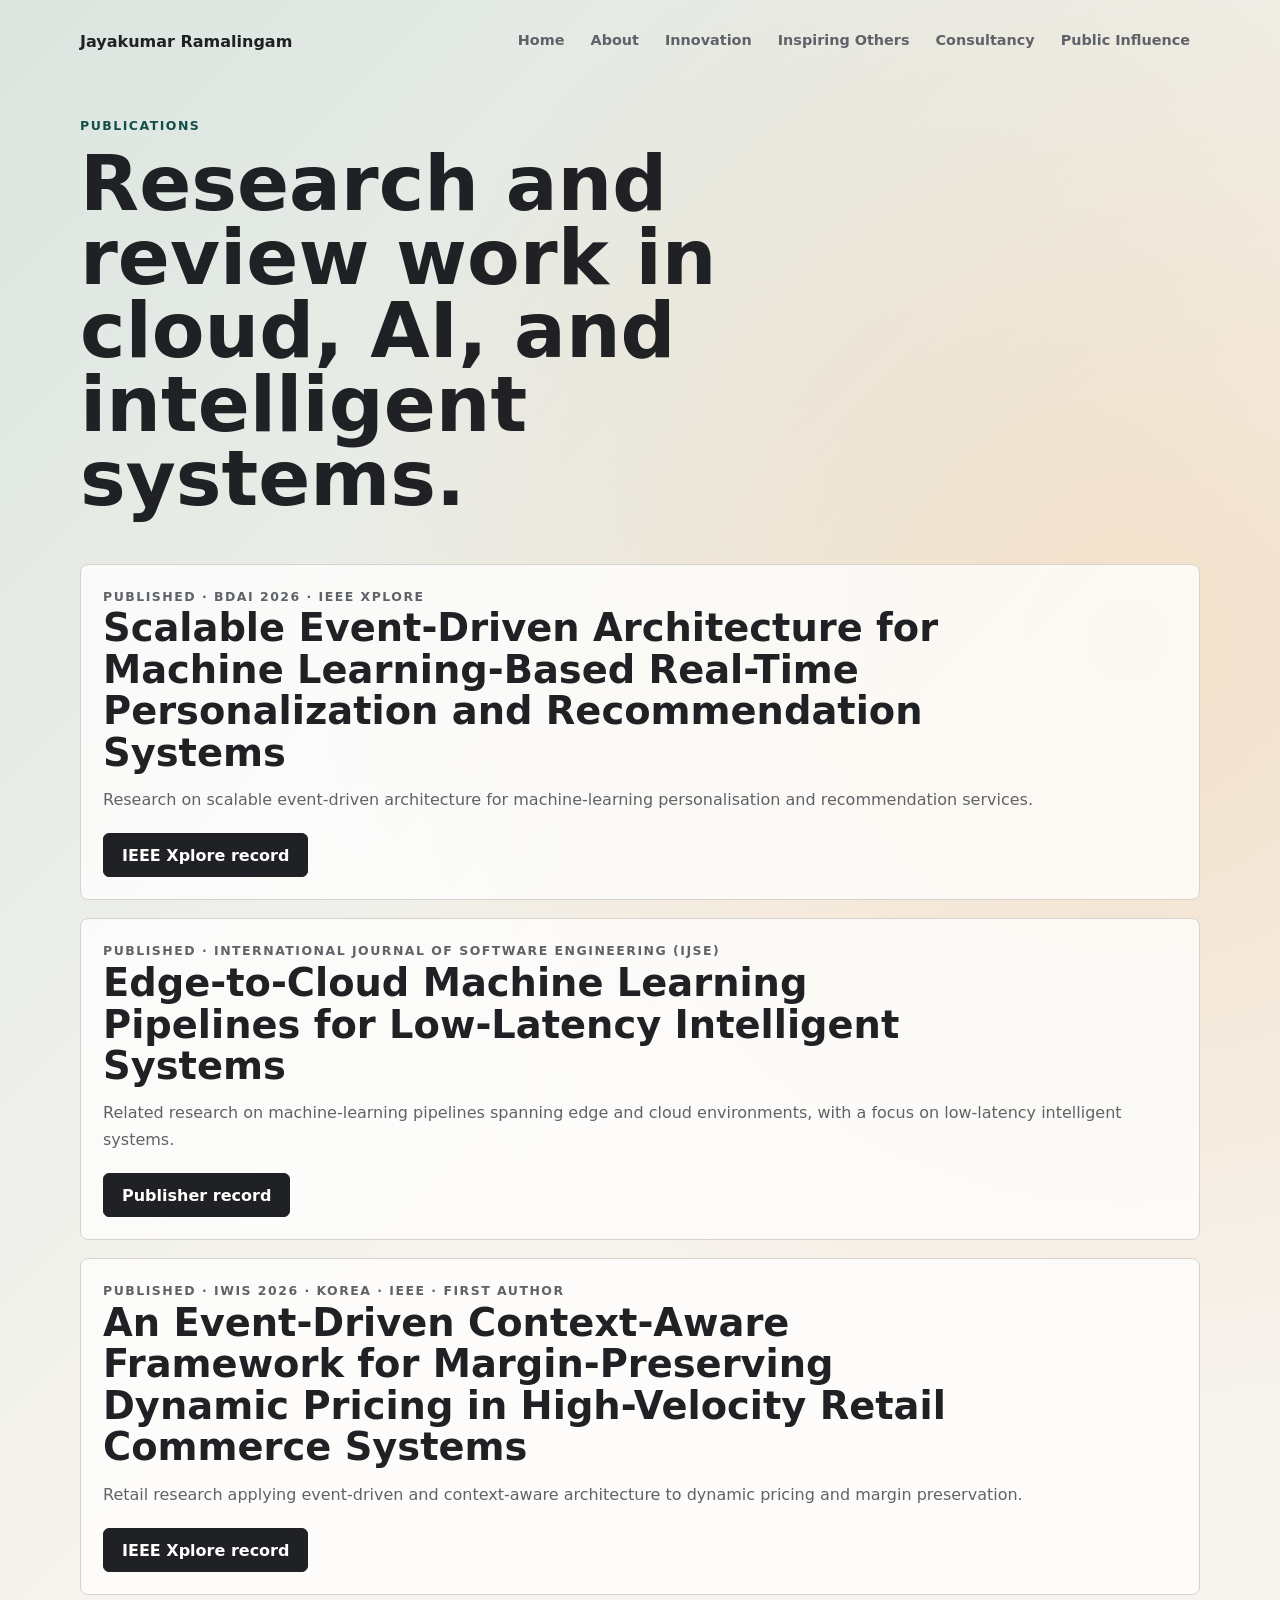
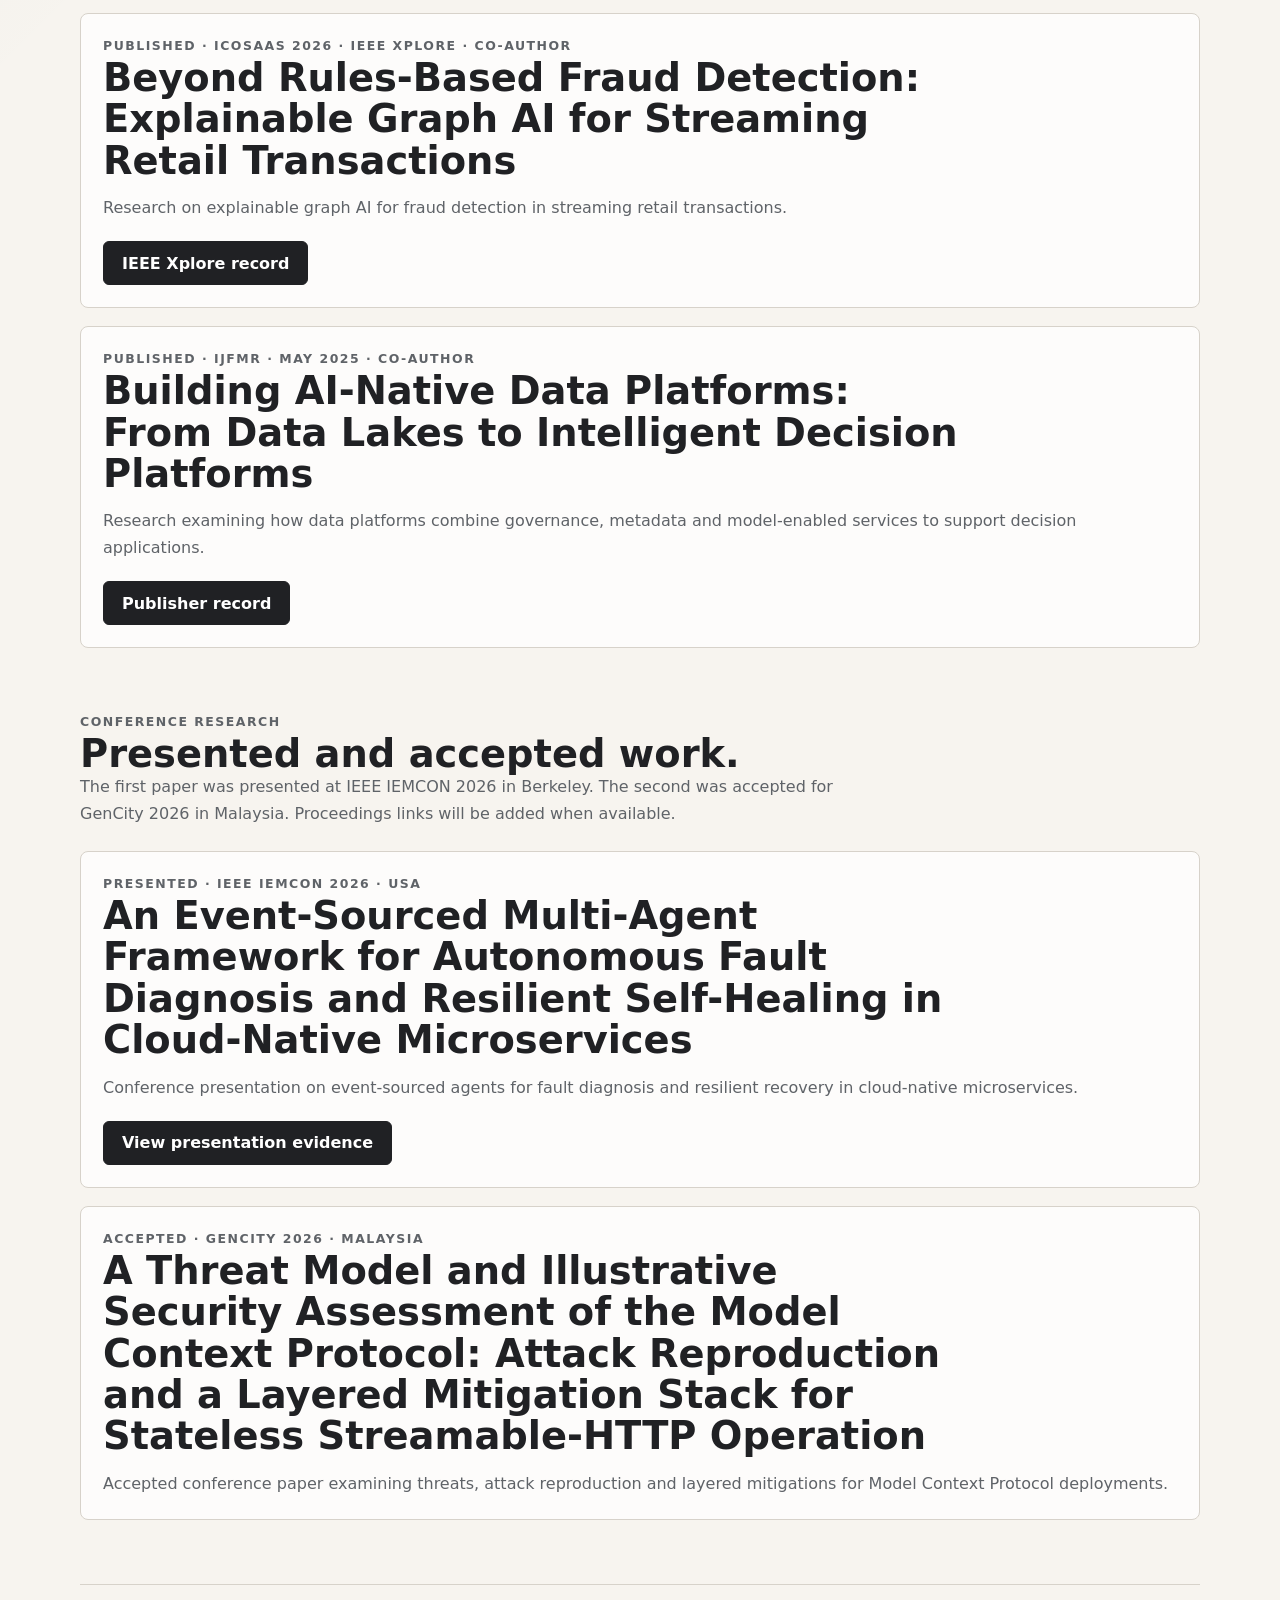
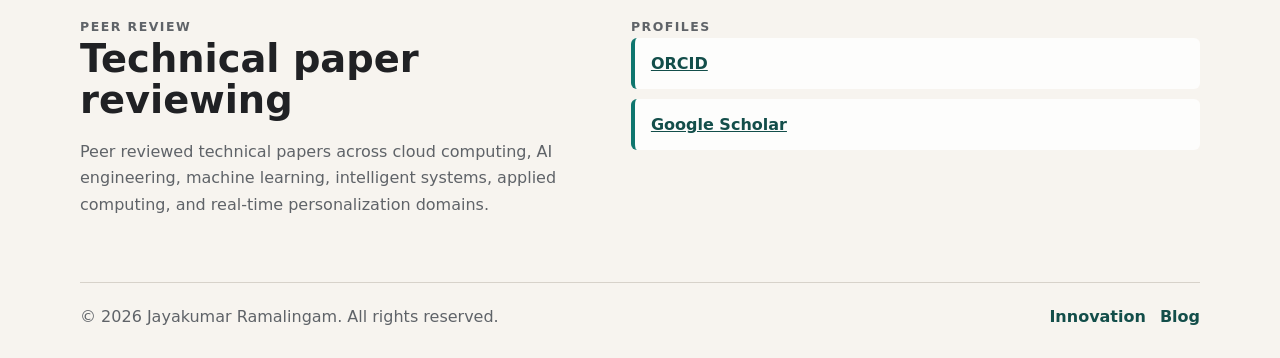
<file: publications.html>
<!doctype html>
<html lang="en">
  <head>
    <meta charset="utf-8">
    <meta name="viewport" content="width=device-width, initial-scale=1">
    <meta name="robots" content="noindex, nofollow, noarchive, nosnippet">
    <title>Publications | Jayakumar Ramalingam</title>
    <meta
      name="description"
      content="Publications and peer review work by Jayakumar Ramalingam."
    >
    <link rel="canonical" href="https://jrtechfolio.com/publications.html">
    <meta property="og:type" content="website">
    <meta property="og:site_name" content="Jayakumar Ramalingam">
    <meta property="og:title" content="Publications | Jayakumar Ramalingam">
    <meta property="og:description" content="Research and review work in cloud architecture, AI, and intelligent systems.">
    <meta property="og:url" content="https://jrtechfolio.com/publications.html">
    <meta property="og:image" content="https://jrtechfolio.com/assets/profile/jay-full.jpeg">
    <meta property="og:image:alt" content="Portrait of Jayakumar Ramalingam">
    <meta name="twitter:card" content="summary">
    <meta name="twitter:title" content="Publications | Jayakumar Ramalingam">
    <meta name="twitter:description" content="Research and review work in cloud architecture, AI, and intelligent systems.">
    <meta name="twitter:image" content="https://jrtechfolio.com/assets/profile/jay-full.jpeg">
    <link rel="icon" href="favicon.svg" type="image/svg+xml">
    <link rel="stylesheet" href="style.css">
  </head>
  <body>
    <header class="site-header">
      <a class="brand" href="index.html">Jayakumar Ramalingam</a>
      <nav class="nav" aria-label="Primary navigation">
        <a href="index.html">Home</a>
        <a href="about.html">About</a>
        <a href="innovation.html">Innovation</a>
        <a href="inspiring.html">Inspiring Others</a>
        <a href="consultancy.html">Consultancy</a>
        <a href="influencer.html">Public Influence</a>
      </nav>
    </header>

    <main class="profile page">
      <section class="page-hero">
        <div>
          <p class="eyebrow">Publications</p>
          <h1>Research and review work in cloud, AI, and intelligent systems.</h1>
        </div>
      </section>

      <section class="section-list" aria-label="Published and conference research papers">
<article>
<p class="eyebrow">Published · BDAI 2026 · IEEE Xplore</p>
<h2>Scalable Event-Driven Architecture for Machine Learning-Based Real-Time Personalization and Recommendation Systems</h2>
<p>Research on scalable event-driven architecture for machine-learning personalisation and recommendation services.</p>
<a href="https://ieeexplore.ieee.org/document/11655157">IEEE Xplore record</a>
</article>
<article>
<p class="eyebrow">Published · International Journal of Software Engineering (IJSE)</p>
<h2>Edge-to-Cloud Machine Learning Pipelines for Low-Latency Intelligent Systems</h2>
<p>Related research on machine-learning pipelines spanning edge and cloud environments, with a focus on low-latency intelligent systems.</p>
<a href="https://www.cscjournals.org/library/manuscriptinfo.php?mc=IJSE-200">Publisher record</a>
</article>
<article>
<p class="eyebrow">Published · IWIS 2026 · Korea · IEEE · First author</p>
<h2>An Event-Driven Context-Aware Framework for Margin-Preserving Dynamic Pricing in High-Velocity Retail Commerce Systems</h2>
<p>Retail research applying event-driven and context-aware architecture to dynamic pricing and margin preservation.</p>
<a href="https://ieeexplore.ieee.org/document/11667738">IEEE Xplore record</a>
</article>
<article>
<p class="eyebrow">Published · ICOSAAS 2026 · IEEE Xplore · Co-author</p>
<h2>Beyond Rules-Based Fraud Detection: Explainable Graph AI for Streaming Retail Transactions</h2>
<p>Research on explainable graph AI for fraud detection in streaming retail transactions.</p>
<a href="https://ieeexplore.ieee.org/document/11648578">IEEE Xplore record</a>
</article>
<article>
<p class="eyebrow">Published · IJFMR · May 2025 · Co-author</p>
<h2>Building AI-Native Data Platforms: From Data Lakes to Intelligent Decision Platforms</h2>
<p>Research examining how data platforms combine governance, metadata and model-enabled services to support decision applications.</p>
<a href="https://www.ijfmr.com/research-paper.php?id=84897">Publisher record</a>
</article>
</section>
<section class="section" aria-labelledby="accepted-title"><div class="section-heading"><p class="eyebrow">Conference research</p><h2 id="accepted-title">Presented and accepted work.</h2><p>The first paper was presented at IEEE IEMCON 2026 in Berkeley. The second was accepted for GenCity 2026 in Malaysia. Proceedings links will be added when available.</p></div><div class="section-list"><article>
<p class="eyebrow">Presented · IEEE IEMCON 2026 · USA</p>
<h2>An Event-Sourced Multi-Agent Framework for Autonomous Fault Diagnosis and Resilient Self-Healing in Cloud-Native Microservices</h2>
<p>Conference presentation on event-sourced agents for fault diagnosis and resilient recovery in cloud-native microservices.</p>
<a href="influencer.html#speaking">View presentation evidence</a>
</article>
<article>
<p class="eyebrow">Accepted · GenCity 2026 · Malaysia</p>
<h2>A Threat Model and Illustrative Security Assessment of the Model Context Protocol: Attack Reproduction and a Layered Mitigation Stack for Stateless Streamable-HTTP Operation</h2>
<p>Accepted conference paper examining threats, attack reproduction and layered mitigations for Model Context Protocol deployments.</p>
</article></div></section>

      <section class="section two-column">
        <div>
          <p class="eyebrow">Peer Review</p>
          <h2>Technical paper reviewing</h2>
          <p>
            Peer reviewed technical papers across cloud computing, AI
            engineering, machine learning, intelligent systems, applied
            computing, and real-time personalization domains.
          </p>
        </div>
        <div>
          <p class="eyebrow">Profiles</p>
          <ul class="link-list">
            <li><a href="https://orcid.org/0009-0007-9823-3097">ORCID</a></li>
            <li><a href="https://scholar.google.com/citations?user=TAICrQcAAAAJ">Google Scholar</a></li>
          </ul>
        </div>
      </section>
    </main>

    <footer class="site-footer">
      <p>© 2026 Jayakumar Ramalingam. All rights reserved.</p>
      <div>
        <a href="innovation.html">Innovation</a>
        <a href="blog.html">Blog</a>
      </div>
    </footer>
  </body>
</html>
</file>
<file: style.css>
:root {
  color-scheme: light;
  --bg: #f7f4ef;
  --surface: #ffffff;
  --ink: #202124;
  --muted: #5f6368;
  --line: #d7d2ca;
  --accent: #0f766e;
  --accent-dark: #134e4a;
  --warm: #d97706;
}

* {
  box-sizing: border-box;
}

body {
  margin: 0;
  min-height: 100vh;
  font-family: Inter, ui-sans-serif, system-ui, -apple-system, BlinkMacSystemFont,
    "Segoe UI", sans-serif;
  color: var(--ink);
  background:
    radial-gradient(circle at 88% 18%, rgba(217, 119, 6, 0.16), transparent 26%),
    linear-gradient(135deg, rgba(15, 118, 110, 0.12), transparent 35%),
    var(--bg);
}

a {
  color: inherit;
}

.site-header,
.site-footer,
.profile {
  width: min(1120px, calc(100% - 32px));
  margin: 0 auto;
}

.site-header {
  display: flex;
  justify-content: space-between;
  gap: 24px;
  align-items: center;
  padding: 24px 0;
}

.brand {
  flex: 0 0 auto;
  color: var(--ink);
  font-weight: 900;
  text-decoration: none;
}

.nav {
  display: flex;
  flex-wrap: wrap;
  justify-content: flex-end;
  gap: 6px;
}

.nav a {
  min-height: 34px;
  padding: 8px 10px;
  border-radius: 6px;
  color: var(--muted);
  font-size: 0.9rem;
  font-weight: 800;
  text-decoration: none;
}

.nav a:hover,
.nav a[aria-current="page"] {
  background: rgba(15, 118, 110, 0.11);
  color: var(--accent-dark);
}

.profile {
  padding: 48px 0 64px;
}

.hero {
  display: grid;
  grid-template-columns: minmax(0, 1fr) minmax(320px, 0.62fr);
  gap: 44px;
  align-items: center;
  padding: 40px 0 56px;
}

.hero-copy,
.page-hero > div {
  max-width: 780px;
}

.page {
  padding-top: 36px;
}

.page-hero {
  display: grid;
  grid-template-columns: minmax(0, 1fr) 164px;
  gap: 36px;
  align-items: center;
  padding-bottom: 48px;
}

.eyebrow {
  margin: 0 0 14px;
  color: var(--accent-dark);
  font-size: 0.78rem;
  font-weight: 900;
  letter-spacing: 0.12em;
  text-transform: uppercase;
}

h1,
h2,
h3,
p {
  letter-spacing: 0;
}

h1 {
  margin: 0;
  max-width: 11ch;
  font-size: clamp(3.1rem, 7vw, 6.4rem);
  line-height: 0.96;
}

.page-hero h1 {
  max-width: 13ch;
  font-size: clamp(2.7rem, 6vw, 5.5rem);
}

h2 {
  margin: 0;
  font-size: clamp(1.8rem, 3vw, 3rem);
  line-height: 1.08;
}

h3 {
  margin: 0;
  font-size: 1rem;
}

.summary {
  max-width: 680px;
  margin: 18px 0 0;
  color: var(--muted);
  font-size: 1.2rem;
  line-height: 1.7;
}

.hero-statement {
  max-width: 620px;
  margin: 28px 0 0;
  font-size: 2rem;
  font-weight: 900;
  line-height: 1.15;
}

.actions,
.inline-links {
  display: flex;
  flex-wrap: wrap;
  gap: 12px;
  margin-top: 32px;
}

.actions a,
.inline-links a,
.section-list article > a {
  display: inline-flex;
  align-items: center;
  justify-content: center;
  min-height: 44px;
  padding: 0 18px;
  border: 1px solid var(--ink);
  border-radius: 6px;
  font-weight: 900;
  text-decoration: none;
  transition:
    background-color 160ms ease,
    color 160ms ease,
    transform 160ms ease;
}

.actions a:first-child,
.inline-links a:first-child,
.section-list article > a {
  background: var(--ink);
  color: var(--surface);
}

.actions a:hover,
.inline-links a:hover,
.section-list article > a:hover {
  transform: translateY(-2px);
}

.connect-panel {
  padding: 24px;
  border: 1px solid var(--line);
  border-radius: 8px;
  background: rgba(255, 255, 255, 0.82);
  box-shadow: 0 24px 60px rgba(32, 33, 36, 0.16);
}

.connect-panel .eyebrow {
  margin: 0;
}

.connect-links {
  display: grid;
  gap: 8px;
  margin: 18px 0 0;
  padding: 0;
  list-style: none;
}

.connect-links a {
  display: flex;
  min-height: 42px;
  align-items: center;
  padding: 0 14px;
  border: 1px solid var(--line);
  border-radius: 6px;
  background: var(--surface);
  color: var(--accent-dark);
  font-weight: 900;
  text-decoration: none;
}

.connect-links a:hover {
  border-color: var(--accent);
}

.home-contributions {
  padding-top: 32px;
  border-top: 1px solid var(--line);
}

.evidence-grid {
  display: grid;
  grid-template-columns: repeat(5, minmax(0, 1fr));
  gap: 12px;
}

.evidence-grid a {
  display: flex;
  min-height: 164px;
  flex-direction: column;
  justify-content: space-between;
  padding: 20px;
  border: 1px solid var(--line);
  border-radius: 8px;
  background: rgba(255, 255, 255, 0.8);
  color: var(--ink);
  font-weight: 900;
  line-height: 1.25;
  text-decoration: none;
  transition: border-color 160ms ease, transform 160ms ease;
}

.evidence-grid a::after {
  content: "View evidence";
  color: var(--accent-dark);
  font-size: 0.78rem;
  text-transform: uppercase;
}

.evidence-grid a:hover {
  border-color: var(--accent);
  transform: translateY(-2px);
}


.contribution-list {
  display: grid;
  grid-template-columns: repeat(2, minmax(0, 1fr));
  gap: 0 28px;
  margin: 0;
  padding: 0;
  list-style: none;
}

.contribution-list li {
  min-width: 0;
  padding: 18px 0;
  border-top: 1px solid var(--line);
}

.contribution-list a,
.contribution-list span {
  display: block;
}

.contribution-list a {
  color: var(--accent-dark);
  font-weight: 900;
  text-decoration: none;
}

.contribution-list span {
  margin-top: 8px;
  color: var(--muted);
  line-height: 1.55;
}

.avatar {
  width: 164px;
  height: 164px;
  border: 1px solid var(--line);
  border-radius: 50%;
  object-fit: cover;
  background: var(--surface);
  box-shadow: 0 20px 45px rgba(32, 33, 36, 0.12);
}

.about-hero {
  grid-template-columns: minmax(0, 0.92fr) minmax(260px, 0.48fr);
}

.profile-portrait {
  display: block;
  width: 100%;
  max-width: 360px;
  aspect-ratio: 4 / 5;
  justify-self: end;
  border: 1px solid var(--line);
  border-radius: 8px;
  object-fit: cover;
  object-position: center top;
  background: var(--surface);
  box-shadow: 0 24px 60px rgba(32, 33, 36, 0.16);
}

.details {
  display: grid;
  grid-template-columns: repeat(3, minmax(0, 1fr));
  gap: 18px;
  border-top: 1px solid var(--line);
  padding-top: 24px;
}

.details article,
.timeline article,
.credentials > div,
.section-list article {
  min-height: 180px;
  padding: 22px;
  border: 1px solid var(--line);
  border-radius: 8px;
  background: rgba(255, 255, 255, 0.76);
}

.details h2,
.timeline h3 {
  margin: 0 0 14px;
  font-size: 1rem;
}

.details p,
.timeline p,
.section p,
.credentials p,
.section-list p {
  margin: 0;
  color: var(--muted);
  line-height: 1.65;
}

.details .evidence-note {
  margin-top: 14px;
  font-size: 0.9rem;
}

.stats {
  display: grid;
  grid-template-columns: repeat(3, minmax(0, 1fr));
  gap: 1px;
  margin-top: 18px;
  overflow: hidden;
  border: 1px solid var(--line);
  border-radius: 8px;
  background: var(--line);
}

.stats div {
  min-width: 0;
  padding: 18px;
  background: rgba(255, 255, 255, 0.84);
}

.case-study h3 {
  margin-bottom: 12px;
  color: var(--accent-dark);
  font-size: 0.9rem;
  text-transform: uppercase;
}

.architecture-flow {
  display: grid;
  justify-items: center;
  gap: 10px;
  padding: 24px;
  border: 1px solid var(--line);
  border-radius: 8px;
  background: rgba(255, 255, 255, 0.76);
  text-align: center;
}

.architecture-flow > span,
.architecture-services span {
  padding: 12px 16px;
  border: 1px solid var(--line);
  border-radius: 4px;
  background: var(--surface);
  color: var(--ink);
  font-weight: 700;
}

.architecture-flow b {
  color: var(--accent-dark);
}

.architecture-services {
  display: grid;
  grid-template-columns: repeat(4, minmax(0, 1fr));
  gap: 8px;
  width: 100%;
}

.stats span {
  display: block;
  margin-bottom: 8px;
  color: var(--muted);
  font-size: 0.78rem;
  font-weight: 900;
  text-transform: uppercase;
}

.stats strong {
  display: block;
  overflow-wrap: anywhere;
  font-size: 1rem;
}

.section {
  margin-top: 64px;
}

.section-heading {
  max-width: 760px;
  margin-bottom: 24px;
}

.timeline {
  display: grid;
  gap: 14px;
}

.timeline article {
  display: grid;
  grid-template-columns: minmax(180px, 0.8fr) 120px minmax(0, 1.4fr);
  gap: 20px;
  align-items: start;
  min-height: 0;
}

.timeline article > span {
  color: var(--accent-dark);
  font-size: 0.9rem;
  font-weight: 900;
}

.timeline h3 {
  margin-bottom: 6px;
}

.two-column {
  display: grid;
  grid-template-columns: minmax(0, 0.95fr) minmax(0, 1.05fr);
  gap: 36px;
  align-items: start;
  padding-top: 32px;
  border-top: 1px solid var(--line);
}

.two-column h2 {
  margin-bottom: 18px;
}

.two-column p + p {
  margin-top: 14px;
}

.skill-list,
.link-list {
  display: grid;
  gap: 10px;
  margin: 0;
  padding: 0;
  list-style: none;
}

.skill-list li,
.link-list li {
  padding: 14px 16px;
  border-left: 4px solid var(--accent);
  border-radius: 6px;
  background: rgba(255, 255, 255, 0.8);
  color: var(--muted);
  line-height: 1.45;
}

.link-list a {
  color: var(--accent-dark);
  font-weight: 900;
}

.proof-list,
.fact-list {
  display: grid;
  gap: 14px;
  margin: 0;
  padding: 0;
  list-style: none;
}

.proof-list li,
.fact-list li {
  padding: 22px;
  border: 1px solid var(--line);
  border-radius: 8px;
  background: rgba(255, 255, 255, 0.76);
}

.proof-list span,
.fact-list li {
  color: var(--muted);
  line-height: 1.65;
}

.proof-list li {
  display: grid;
  grid-template-columns: minmax(220px, 0.6fr) minmax(0, 1.4fr);
  gap: 18px;
  align-items: start;
}

.proof-list a {
  color: var(--accent-dark);
  font-weight: 900;
}

.proof-note {
  margin-top: 18px;
  color: var(--muted);
  line-height: 1.65;
}

.fact-list strong {
  color: var(--ink);
}

.text-links {
  display: flex;
  flex-wrap: wrap;
  gap: 14px;
  margin-top: 16px;
}

.text-links a {
  color: var(--accent-dark);
  font-weight: 900;
}

.text-link {
  display: inline-block;
  margin-top: 16px;
  color: var(--accent-dark);
  font-weight: 900;
}

.credentials {
  display: grid;
  grid-template-columns: minmax(0, 0.75fr) minmax(0, 1.25fr);
  gap: 18px;
}

.credentials h2 {
  margin-bottom: 10px;
  font-size: 1.35rem;
}

.section-list {
  display: grid;
  gap: 18px;
}

.section-list-spaced {
  margin-top: 18px;
}

.section-list article {
  min-height: 0;
}

.section-list h2 {
  max-width: 860px;
  margin-bottom: 14px;
  font-size: clamp(1.5rem, 3vw, 2.4rem);
}

.section-list article > a {
  margin-top: 20px;
}

.cert-grid {
  display: grid;
  grid-template-columns: repeat(2, minmax(0, 1fr));
  gap: 18px;
  border-top: 1px solid var(--line);
  padding-top: 24px;
}

.cert-grid article {
  min-height: 210px;
  padding: 24px;
  border: 1px solid var(--line);
  border-radius: 8px;
  background: rgba(255, 255, 255, 0.78);
}

.cert-grid span {
  display: inline-flex;
  min-height: 32px;
  align-items: center;
  padding: 0 10px;
  border-radius: 999px;
  background: rgba(15, 118, 110, 0.12);
  color: var(--accent-dark);
  font-size: 0.78rem;
  font-weight: 900;
  text-transform: uppercase;
}

.cert-grid h2 {
  margin: 18px 0 12px;
  font-size: clamp(1.45rem, 2.4vw, 2.15rem);
}

.cert-grid p {
  margin: 0;
  color: var(--muted);
  line-height: 1.65;
}

.certificate-gallery {
  display: grid;
  grid-template-columns: repeat(2, minmax(0, 1fr));
  gap: 18px;
}

.certificate-group + .certificate-group {
  margin-top: 36px;
}

.certificate-group > h3 {
  margin-bottom: 14px;
  font-size: 1.15rem;
}

.certificate-gallery article {
  overflow: hidden;
  border: 1px solid var(--line);
  border-radius: 8px;
  background: rgba(255, 255, 255, 0.82);
}

.certificate-gallery article > a {
  display: flex;
  align-items: center;
  justify-content: center;
  background: #ede8de;
}

.certificate-gallery img {
  display: block;
  width: 100%;
  aspect-ratio: 16 / 10;
  object-fit: contain;
  object-position: center;
  background: #fffdfa;
}

.certificate-gallery .certificate-portrait img {
  aspect-ratio: 4 / 5;
}

.certificate-gallery div {
  padding: 18px;
}

.certificate-gallery span {
  display: block;
  margin-bottom: 10px;
  color: var(--accent-dark);
  font-size: 0.78rem;
  font-weight: 900;
  text-transform: uppercase;
}

.certificate-gallery h3 {
  margin-bottom: 10px;
  font-size: 1.05rem;
}

.certificate-gallery p {
  margin: 0;
  color: var(--muted);
  line-height: 1.55;
}

.photo-gallery {
  display: grid;
  grid-template-columns: repeat(3, minmax(0, 1fr));
  gap: 18px;
}

.photo-gallery figure {
  margin: 0;
  overflow: hidden;
  border: 1px solid var(--line);
  border-radius: 8px;
  background: rgba(255, 255, 255, 0.82);
}

.photo-gallery a {
  display: block;
  background: #ede8de;
}

.photo-gallery img {
  display: block;
  width: 100%;
  aspect-ratio: 4 / 5;
  object-fit: cover;
  object-position: center;
}

.photo-gallery figcaption {
  padding: 14px 16px;
  color: var(--muted);
  font-weight: 800;
  line-height: 1.4;
}

.gallery-group + .gallery-group {
  margin-top: 42px;
}

.gallery-group > h2 {
  margin-bottom: 18px;
  font-size: 1.35rem;
}

.site-footer {
  display: flex;
  justify-content: space-between;
  gap: 20px;
  align-items: center;
  border-top: 1px solid var(--line);
  padding: 24px 0 32px;
  color: var(--muted);
}

.site-footer p {
  margin: 0;
}

.site-footer div {
  display: flex;
  flex-wrap: wrap;
  justify-content: flex-end;
  gap: 14px;
}

.site-footer a {
  color: var(--accent-dark);
  font-weight: 900;
  text-decoration: none;
}

@media (max-width: 900px) {
  .evidence-grid {
    grid-template-columns: repeat(2, minmax(0, 1fr));
  }

  .site-header {
    display: block;
  }

  .nav {
    justify-content: flex-start;
    margin-top: 16px;
  }

  .hero,
  .page-hero,
  .about-hero,
  .two-column,
  .credentials {
    grid-template-columns: 1fr;
  }

  .connect-panel {
    max-width: 560px;
  }

  .profile-portrait {
    justify-self: start;
  }
}

@media (max-width: 720px) {
  .site-header,
  .site-footer,
  .profile {
    width: min(100% - 24px, 1120px);
  }

  .profile {
    padding-top: 24px;
  }

  h1,
  .page-hero h1 {
    font-size: clamp(2.7rem, 16vw, 4.7rem);
  }

  .summary {
    font-size: 1.05rem;
  }

  .hero-statement {
    font-size: 1.5rem;
  }

  .details,
  .stats,
  .evidence-grid,
  .contribution-list,
  .cert-grid,
  .certificate-gallery,
  .photo-gallery,
  .proof-list {
    grid-template-columns: 1fr;
  }

  .proof-list li {
    grid-template-columns: 1fr;
    gap: 8px;
  }

  .architecture-services {
    grid-template-columns: 1fr;
  }

  .section {
    margin-top: 44px;
  }

  .timeline article {
    grid-template-columns: 1fr;
    gap: 10px;
  }

  .site-footer {
    display: block;
  }

  .site-footer div {
    justify-content: flex-start;
    margin-top: 12px;
  }
}
</file>
<file: profile.css>
/* Home and About share this presentation; evidence pages use style.css. */
.profile-refresh { --ink: #182c32; --muted: #516168; --line: #d8e0dc; background: #fafbf9; font-size: 1rem; line-height: 1.6; }
.profile-refresh .site-header { border-bottom: 1px solid var(--line); gap: 16px; }
.profile-refresh .brand { font-size: .95rem; font-weight: 800; }
.profile-refresh .nav a { font-weight: 650; padding: 8px; font-size: .875rem; }
.profile-refresh .profile { padding: 52px 0 72px; }
.profile-refresh .eyebrow { font-size: .875rem; font-weight: 700; letter-spacing: .09em; }
.profile-refresh h1 { max-width: 16ch; font-size: clamp(2.7rem, 4.7vw, 4rem); line-height: 1.06; letter-spacing: -.045em; font-weight: 750; }
.profile-refresh h1 span { color: var(--accent); }
.profile-refresh h2 { font-size: clamp(1.8rem, 2.6vw, 2.6rem); line-height: 1.18; letter-spacing: -.025em; }
.profile-refresh h3 { font-size: 1.25rem; line-height: 1.35; letter-spacing: -.015em; }
.profile-refresh p { margin-top: 0; }
.profile-refresh .actions { margin-top: 26px; }
.profile-refresh .actions a { border-radius: 4px; gap: 18px; padding: 11px 20px; font-weight: 700; }
.profile-refresh a:focus-visible { outline: 3px solid #bc6a14; outline-offset: 5px; }
.profile-refresh a { text-underline-offset: 4px; }
.skip-link { position: absolute; left: 16px; top: -100px; padding: 12px 20px; background: white; z-index: 20; }
.skip-link:focus { top: 12px; }
.intro-grid { display: grid; grid-template-columns: minmax(0, 1.3fr) minmax(0, .85fr); gap: 64px; align-items: center; padding: 18px 0 42px; }
.profile-refresh .intro-lead { margin: 24px 0 14px; font-size: 1.125rem; line-height: 1.7; }
.intro-detail { margin: 0; color: var(--muted); line-height: 1.75; }
.recognition-strip { display: flex; flex-wrap: wrap; gap: 8px 16px; padding: 0; margin: 24px 0 0; list-style: none; }
.recognition-strip a { color: var(--accent-dark); font-size: .875rem; font-weight: 650; }
.work-panel { background: #183b40; color: #fff; padding: 32px; border-radius: 6px; border-top: 4px solid #39af9c; }
.work-panel .eyebrow { color: #a8ded2; }
.work-panel h2 { font-size: 1.8rem; line-height: 1.25; margin-bottom: 20px; }
.work-panel p { color: #d7e5e4; line-height: 1.7; }
.work-facts { margin: 28px 0; }
.work-facts div { border-top: 1px solid #527175; padding: 18px 0; }
.work-facts dt { font-size: 2.25rem; font-weight: 750; letter-spacing: -.03em; }
.work-facts dd { margin: 0; color: #d7e5e4; font-size: .9375rem; }
.work-panel > a { display: block; font-size: .9375rem; font-weight: 650; color: #bcecdf; }
.profile-links { display: flex; flex-wrap: wrap; align-items: center; gap: 14px 26px; padding: 22px 0; border-top: 1px solid var(--line); border-bottom: 1px solid var(--line); }
.profile-links > span { margin-right: auto; color: var(--muted); font-size: .875rem; }
.profile-links a { color: var(--accent-dark); font-size: .9375rem; font-weight: 650; text-decoration: none; }
.profile-links a:hover { text-decoration: underline; }
.profile-refresh .section { margin-top: 72px; }
.section-heading-wide { display: grid; grid-template-columns: 1.25fr 1fr; gap: 64px; max-width: none; align-items: end; }
.section-heading-wide > p { color: var(--muted); line-height: 1.7; }
.work-grid { display: grid; grid-template-columns: repeat(2, minmax(0, 1fr)); gap: 18px; }
.work-card { display: flex; flex-direction: column; align-items: flex-start; min-width: 0; padding: 28px; background: white; border: 1px solid var(--line); border-radius: 6px; text-decoration: none; transition: border-color 160ms ease, box-shadow 160ms ease; }
.work-card:hover { border-color: var(--accent); box-shadow: 0 6px 18px #183b4009; }
.card-number { font-size: .875rem; font-weight: 650; color: var(--accent-dark); margin-bottom: 24px; }
.work-card h3 { font-size: 1.5rem; margin-bottom: 14px; }
.work-card p { color: var(--muted); line-height: 1.7; margin: 0 0 24px; }
.card-link { display: flex; width: 100%; justify-content: space-between; gap: 20px; margin-top: auto; color: var(--accent-dark); font-size: .9375rem; font-weight: 700; }
.profile-refresh .mentoring-note { margin-top: 24px; color: var(--muted); }
.mentoring-note a { color: var(--accent-dark); font-weight: 650; }
.bio-intro { display: grid; grid-template-columns: minmax(0, 1.4fr) minmax(0, .85fr); gap: 80px; align-items: center; padding: 18px 0 44px; }
.bio-intro h1 { max-width: 17ch; }
.conference-portrait { margin: 0; background: #183b40; border-radius: 6px; overflow: hidden; }
.conference-portrait img { display: block; width: 100%; height: auto; aspect-ratio: 4 / 5; object-fit: cover; object-position: 50% 30%; }
.conference-portrait figcaption { display: grid; padding: 16px 20px; color: #d7e5e4; font-size: .875rem; }
.conference-portrait figcaption span { color: white; font-weight: 700; font-size: 1rem; }
.career-facts { display: grid; grid-template-columns: repeat(3, minmax(0, 1fr)); margin: 0; padding: 24px 0; border-top: 1px solid var(--line); border-bottom: 1px solid var(--line); }
.career-facts div { padding: 0 28px; border-left: 1px solid var(--line); }
.career-facts div:first-child { padding-left: 0; border-left: 0; }
.career-facts dt { font-size: clamp(1.8rem, 3vw, 2.5rem); font-weight: 750; letter-spacing: -.03em; }
.career-facts dd { margin: 4px 0 0; color: var(--muted); }
.career-entries article { display: grid; grid-template-columns: 270px minmax(0, 1fr); gap: 48px; padding: 32px 0; border-top: 1px solid var(--line); }
.career-label span { display: block; color: var(--accent-dark); font-size: .875rem; font-weight: 650; margin-bottom: 12px; }
.career-label h3 { font-size: 1.5rem; }
.career-label p { margin-top: 8px; font-size: .9375rem; }
.career-entries p { color: var(--muted); line-height: 1.8; }
.career-entries p + p { margin-top: 16px; }
.profile-refresh .text-link, .profile-refresh .text-links a { font-weight: 650; }
.practice-section { display: grid; grid-template-columns: .75fr 1.25fr; gap: 64px; padding: 36px; background: #eaf1ed; border-radius: 6px; }
.practice-section p { color: var(--muted); line-height: 1.8; }
.practice-section p + p { margin-top: 16px; }
.expertise-list { margin: 0; }
.expertise-list div { display: grid; grid-template-columns: 270px minmax(0, 1fr); gap: 48px; border-top: 1px solid var(--line); padding: 20px 0; }
.expertise-list dt { font-weight: 700; }
.expertise-list dd { margin: 0; color: var(--muted); }
.credentials-band { padding: 32px; border: 1px solid var(--line); border-radius: 6px; background: white; }
.credentials-band h2 { margin-bottom: 20px; }
.credentials-band p { margin-top: 12px; color: var(--muted); }
.closing-links { margin-top: 64px; border-bottom: 0; }
.profile-refresh .site-footer { font-size: .875rem; }
.profile-refresh .site-footer a { font-weight: 650; }
@media (max-width: 1050px) {
  .intro-grid, .bio-intro { gap: 32px; }
  .profile-refresh .site-header { display: block; }
  .profile-refresh .nav { justify-content: flex-start; margin-top: 14px; }
  .section-heading-wide { gap: 32px; }
  .career-entries article, .expertise-list div { grid-template-columns: 220px minmax(0, 1fr); gap: 32px; }
}
@media (max-width: 760px) {
  .profile-refresh .profile { padding: 28px 0 44px; }
  .intro-grid, .bio-intro, .section-heading-wide, .practice-section { grid-template-columns: 1fr; }
  .intro-grid, .bio-intro { gap: 32px; padding-top: 8px; }
  .profile-refresh h1 { font-size: clamp(2.5rem, 8vw, 3.5rem); max-width: 18ch; }
  .profile-refresh .intro-lead { font-size: 1.0625rem; }
  .work-panel { padding: 26px; }
  .profile-links { gap: 12px 22px; }
  .profile-links > span { flex-basis: 100%; }
  .profile-refresh .section { margin-top: 48px; }
  .section-heading-wide { gap: 16px; }
  .work-grid { grid-template-columns: 1fr; }
  .work-card { padding: 24px; }
  .conference-portrait { max-width: 420px; width: 100%; }
  .career-facts { gap: 20px; }
  .career-facts div { padding: 0 0 0 16px; }
  .career-facts dd { font-size: .875rem; }
  .career-entries article, .expertise-list div { grid-template-columns: 1fr; gap: 16px; }
  .practice-section, .credentials-band { padding: 24px; gap: 24px; }
}
@media (max-width: 420px) {
  .career-facts { grid-template-columns: 1fr; }
  .career-facts div { padding: 0; border-left: 0; }
}
@media (prefers-reduced-motion: reduce) {
  .profile-refresh a { transition: none; }
  .profile-refresh .actions a:hover { transform: none; }
}
</file>
<file: shell.css>
/* Shared navigation and page rhythm for the six main portfolio pages. */
:root { --header-height: 124px; }
html { scroll-padding-top: calc(var(--header-height) + 90px); }
.header { position: sticky; top: 0; z-index: 30; background: #fff; border-bottom: 1px solid #dbe3df; }
.header .wrap { width: min(1200px, calc(100% - 64px)); margin: auto; }
.header .identity { display: flex; align-items: center; justify-content: space-between; gap: 20px; padding: 16px 0 8px; }
.header .brand { display: flex; align-items: center; gap: 12px; color: #202c2b; font: 700 16px/1.4 Arial, sans-serif; text-decoration: none; }
.header .monogram { display: grid; place-items: center; width: 36px; height: 36px; flex: 0 0 36px; color: #fff; background: #145c4c; font: 22px Georgia, serif; }
.header .identity small { font: 13px/1.4 Arial, sans-serif; color: #5b6865; }
.header .primary { display: flex; flex-wrap: nowrap; gap: 28px; overflow-x: auto; scrollbar-width: thin; }
.header .primary a { flex: 0 0 auto; padding: 13px 0; border-bottom: 3px solid transparent; color: #5b6865; text-decoration: none; font: 600 14px/1.5 Arial, sans-serif; }
.header .primary a:hover, .header .primary a[aria-current="page"] { color: #145c4c; border-bottom-color: #145c4c; }
.header a:focus-visible { outline: 3px solid #926320; outline-offset: -3px; }
.page-index { position: sticky; top: var(--header-height); z-index: 20; background: #fff; flex-wrap: nowrap; overflow-x: auto; gap: 24px; padding: 0; scrollbar-width: thin; }
.page-index a { flex: 0 0 auto; padding: 17px 0 14px; border-bottom: 3px solid transparent; font-weight: 600; }
.page-index a[aria-current="location"] { color: #145c4c; border-bottom-color: #926320; }
.page-index a:focus-visible { outline-offset: -3px; }
main.wrap { width: min(1200px, calc(100% - 64px)); }
.profile-refresh { background: #fff; }
.profile-refresh .profile { width: min(1200px, calc(100% - 64px)); max-width: none; }
.profile-refresh h1 { font-family: Georgia, serif; font-size: 48px; line-height: 1.12; font-weight: 400; letter-spacing: 0; }
.profile-refresh h2 { font-size: 30px; letter-spacing: 0; }
.profile-refresh h3, .profile-refresh .eyebrow, .profile-refresh dt { letter-spacing: 0; }
.profile-refresh .career-facts dt { font-size: 36px; }
.profile-refresh .work-panel h2 { font-size: 26px; }
.profile-refresh .work-panel { border-radius: 4px; }
.profile-refresh .practice-section, .profile-refresh .credentials-band { border-radius: 0; border: 0; border-top: 1px solid #dbe3df; border-bottom: 1px solid #dbe3df; padding: 32px 0; background: #fff; }
.profile-portrait { width: 100%; max-width: 390px; height: auto; justify-self: end; }
@media (max-width: 900px) { .header .identity small { display: none; } }
@media (max-width: 620px) {
  .header .wrap, main.wrap, .profile-refresh .profile { width: calc(100% - 32px); }
  .header .brand { font-size: 14px; }
  .header .identity { padding: 12px 0 4px; }
  .header .primary { display: flex; gap: 22px; }
  .header .primary a { font-size: 13px; padding: 12px 0; }
  .page-index { gap: 22px; }
  .page-index a { padding: 13px 0 10px; }
  .profile-refresh h1 { font-size: 36px; }
  .profile-refresh h2 { font-size: 26px; }
  .profile-refresh .career-facts dt { font-size: 30px; }
  .profile-portrait { justify-self: start; max-width: 320px; }
}
@media print { .header, .page-index { position: static; } .page-index { display: none; } }
</file>
<file: evidence.css>
:root{--ink:#202c2b;--muted:#5b6865;--green:#145c4c;--line:#dbe3df;--paper:#fff;--soft:#f3f6f4;--gold:#926320;--red:#974d48;font-family:Arial,Helvetica,sans-serif;color:var(--ink);background:var(--paper);font-synthesis:none;letter-spacing:0}
*{box-sizing:border-box}html{scroll-behavior:smooth;scroll-padding-top:155px}body{margin:0;font-size:16px;line-height:1.65}a{color:var(--green);text-underline-offset:4px}a:hover{text-decoration-thickness:2px}button,a{-webkit-tap-highlight-color:transparent}a:focus-visible,button:focus-visible{outline:3px solid var(--gold);outline-offset:5px}img{max-width:100%;display:block}p{margin:0 0 18px}h1,h2,h3{line-height:1.18;overflow-wrap:break-word;margin:0 0 18px}h1{font-family:Georgia,serif;font-weight:400;font-size:52px}h2{font-size:29px;font-weight:600}h3{font-size:21px;font-weight:600}small{font-size:13px}main{min-height:70vh}.wrap{width:min(1240px,calc(100% - 80px));margin:auto}.skip{position:fixed;top:-90px;left:20px;background:white;padding:12px;z-index:100}.skip:focus{top:10px}
.header{background:rgba(255,255,255,.98);border-bottom:1px solid var(--line);position:sticky;top:0;z-index:20}.identity{display:flex;align-items:center;justify-content:space-between;gap:20px;padding:18px 0 12px}.brand{display:flex;align-items:center;gap:12px;text-decoration:none;color:var(--ink);font-size:16px;font-weight:700}.monogram{width:37px;height:37px;display:grid;place-items:center;background:var(--green);color:white;font-family:Georgia,serif;font-size:20px;font-weight:400}.identity small{color:var(--muted)}.primary{display:flex;gap:34px;flex-wrap:wrap}.primary a{padding:12px 0 14px;text-decoration:none;font-size:14px;color:var(--muted);border-bottom:3px solid transparent;font-weight:600}.primary a[aria-current=page]{border-color:var(--green);color:var(--green)}
.intro{padding:46px 0 30px;border-bottom:1px solid var(--line)}.eyebrow{font-size:12px;font-weight:700;text-transform:uppercase;color:var(--green);margin-bottom:14px}.intro p:last-child{font-size:18px;max-width:790px;color:var(--muted);margin-bottom:0}.page-index{display:flex;flex-wrap:wrap;gap:12px 28px;padding:19px 0;border-bottom:1px solid var(--line);font-size:14px}.page-index a{text-decoration:none}.page-index a:hover{text-decoration:underline}.section{padding:48px 0;border-bottom:1px solid var(--line)}.section-head{display:grid;grid-template-columns:58px 1fr;gap:16px;margin-bottom:28px}.section-number{color:var(--gold);font:24px Georgia,serif;padding-top:2px}.section-head h2{margin-bottom:10px}.section-head p{max-width:850px;color:var(--muted);margin:0}.grid{display:grid;grid-template-columns:repeat(2,minmax(0,1fr));gap:28px;align-items:start}.grid+.grid{margin-top:28px}.evidence{border:1px solid var(--line);border-radius:6px;overflow:hidden;background:white}.evidence .caption{padding:23px 25px}.caption p{font-size:15px;color:var(--muted)}.caption .eyebrow{font-size:11px;color:var(--green);margin-bottom:10px}.caption h3{font-size:21px}.document{background:#f5f7f6;padding:15px;border-bottom:1px solid var(--line)}.document a{display:block;cursor:zoom-in}.document img{width:100%;height:auto;object-fit:contain;background:white}.photo{padding:0}.photo img{aspect-ratio:4/3;object-fit:contain;background:#edf1ee}.links{display:flex;gap:10px 24px;flex-wrap:wrap;font-size:14px;font-weight:600}.source{padding:26px 0;border-top:1px solid var(--line)}.source:first-child{border-top:0;padding-top:0}.source .publisher{color:var(--gold);font-size:12px;font-weight:700;text-transform:uppercase;margin-bottom:8px}.source p{max-width:850px;color:var(--muted);margin-bottom:12px}.sources{display:grid;grid-template-columns:repeat(2,minmax(0,1fr));gap:0 38px}.sources .source{border-top:1px solid var(--line);padding-top:24px}.sources h3{font-size:20px}.note{border-left:3px solid var(--gold);padding:15px 20px;background:#fafbf9;font-size:14px;color:var(--muted);margin:26px 0 0}.note p:last-child{margin:0}.facts{display:grid;grid-template-columns:repeat(3,minmax(0,1fr));border-bottom:1px solid var(--line);padding:28px 0;gap:24px}.fact strong{font-family:Georgia,serif;font-size:32px;display:block;color:var(--green);font-weight:400;line-height:1.25}.fact span{font-size:13px;color:var(--muted);display:block;margin-top:6px}.text-columns{display:grid;grid-template-columns:repeat(2,minmax(0,1fr));gap:40px}.text-columns p{color:var(--muted)}.text-columns h3{font-size:21px}.quote{margin:24px 0;font:23px/1.5 Georgia,serif;border-left:3px solid var(--green);padding-left:22px}.quote cite{display:block;font:13px/1.6 Arial,sans-serif;color:var(--muted);margin-top:12px}.wide-document{max-width:920px;margin:auto}.divider-title{margin:36px 0 22px;font-size:22px}.timeline{border-left:2px solid var(--line);padding-left:24px}.timeline p{margin:0 0 20px}.timeline strong{display:block;color:var(--green)}
.profile-line{display:flex;align-items:center;gap:26px;padding:38px 0 30px}.profile-line img{width:105px;height:125px;object-fit:cover;object-position:50% 20%}.profile-line h1{font-size:44px;margin-bottom:12px}.profile-line p{margin:0;color:var(--muted)}.home-intro{max-width:800px;font-size:19px;color:var(--muted);padding-bottom:32px}.directory{border-top:1px solid var(--line)}.directory a{display:grid;grid-template-columns:55px 1fr 35px;gap:20px;padding:25px 0;border-bottom:1px solid var(--line);color:var(--ink);text-decoration:none}.directory a:hover h2{color:var(--green)}.directory h2{font-size:25px;margin-bottom:7px}.directory p{color:var(--muted);margin:0;font-size:15px}.directory .number{color:var(--gold);font:23px Georgia,serif}.arrow{font-size:24px;color:var(--green)}.closing{display:flex;justify-content:space-between;gap:20px;padding:30px 0;font-size:14px}.footer{background:var(--soft);margin-top:35px;padding:30px 0;color:var(--muted);font-size:13px}.footer .wrap{display:flex;justify-content:space-between;gap:20px;flex-wrap:wrap}.footer p{margin:0}.footer a{margin-left:18px}
.paired-documents{display:grid;grid-template-columns:repeat(2,minmax(0,1fr));gap:1px;background:var(--line)}.paired-documents .document{border:0;padding:12px;display:grid;align-items:center}.paired-documents img{height:auto}
.paired-documents{grid-template-columns:repeat(2,minmax(0,1fr))}
.paired-documents .document:last-child:nth-child(odd){grid-column:1/-1}
.document.photo{height:240px}.document.photo a{display:block;width:100%;height:100%}.document.photo img{display:block;width:100%;height:100%;aspect-ratio:auto;object-fit:contain}
.document.photo.ai4-lead{height:350px}.document.photo.ai4-lead img{object-fit:contain}
.document:not(.photo){min-height:230px;display:grid;place-items:center}.document:not(.photo) a{display:grid;place-items:center;width:100%}.document:not(.photo) img{width:auto;max-width:100%;max-height:200px;object-fit:contain}.wide-document{max-width:600px}.paired-documents .document{min-height:230px}
dialog{padding:0;border:0;width:min(1100px,94vw);max-height:94vh;background:white;border-radius:5px;color:var(--ink)}dialog::backdrop{background:rgba(12,23,21,.8)}.viewer-head{display:flex;justify-content:space-between;align-items:center;gap:20px;padding:16px 22px;position:sticky;top:0;background:white;border-bottom:1px solid var(--line)}.viewer-head p{margin:0;font-size:15px;font-weight:600}.close{width:40px;height:40px;border:1px solid var(--line);background:white;font-size:27px;cursor:pointer;border-radius:3px;flex-shrink:0}.viewer-image{padding:22px;background:var(--soft)}.viewer-image img{width:100%;height:auto}.viewer-link{padding:16px 22px;display:block;font-size:14px}body:has(dialog[open]){overflow:hidden}
.viewer-actions{display:flex;align-items:center;justify-content:space-between;gap:20px;padding:12px 22px}.viewer-controls{display:flex;align-items:center;gap:12px;font-size:13px}.viewer-controls[hidden]{display:none}.viewer-controls button{width:36px;height:36px;border:1px solid var(--line);border-radius:3px;background:white;color:var(--green);font-size:20px;cursor:pointer}.viewer-actions .viewer-link{padding:0;margin-left:auto}
.viewer-image img.badge-crop{width:min(560px,100%);height:min(70vh,700px);object-fit:cover;object-position:center 35%;margin:auto}
@media(min-width:1500px){.wrap{width:1320px}.grid{gap:36px}}
@media(max-width:900px){.wrap{width:calc(100% - 40px)}.primary{gap:22px}.identity small{display:none}h1{font-size:42px}.sources{gap:0 24px}.caption h3{font-size:19px}.evidence .caption{padding:20px}.document{padding:10px}}
@media(max-width:620px){html{scroll-padding-top:170px}.wrap{width:calc(100% - 32px)}.identity{padding-top:12px;padding-bottom:4px}.brand{font-size:14px}.monogram{width:30px;height:30px;font-size:17px}.primary{display:grid;grid-template-columns:1fr 1fr;gap:0 18px}.primary a{font-size:13px;padding:9px 0}.intro{padding:30px 0 22px}h1{font-size:35px}.intro p:last-child{font-size:16px}.page-index{gap:12px 20px;font-size:13px}.section{padding:34px 0}.section-head{grid-template-columns:32px 1fr;gap:10px}.section-head h2{font-size:25px}.section-number{font-size:21px}.grid,.sources,.text-columns{grid-template-columns:1fr;gap:24px}.sources{gap:0}.facts{gap:18px;grid-template-columns:1fr}.fact{display:grid;grid-template-columns:120px 1fr;gap:12px;align-items:center}.fact strong{font-size:27px}.fact span{margin:0}.profile-line{gap:18px}.profile-line img{width:75px;height:100px}.profile-line h1{font-size:29px}.profile-line p{font-size:13px}.home-intro{font-size:17px}.directory a{grid-template-columns:30px 1fr 20px;gap:12px}.directory h2{font-size:22px}.closing{flex-direction:column}.quote{font-size:20px}.viewer-head{padding:12px}.viewer-image{padding:10px}.footer a{margin-left:0;margin-right:18px}}
@media(prefers-reduced-motion:reduce){html{scroll-behavior:auto}}
@media(max-width:620px){.paired-documents{grid-template-columns:1fr}}
@media(max-width:620px){.document:not(.photo),.paired-documents .document{min-height:195px}.document:not(.photo) img{max-height:170px}}
@media print{.header{position:static}.page-index,.footer,.closing,dialog{display:none}.wrap{width:100%}.section{break-inside:auto}.evidence,.source{break-inside:avoid}.document{padding:0}.grid{gap:20px}a{color:inherit}.intro{padding-top:0}}

/* Compact, consistent evidence tiles; full-size documents open in the viewer. */
.grid { align-items: stretch; gap: 24px; }
.grid > * { min-width: 0; }
.evidence { display: flex; flex-direction: column; border-color: #dbe3df; }
.evidence .caption { display: flex; flex-direction: column; flex: 1; padding: 22px; }
.caption h3 { font-size: 20px; line-height: 1.3; }
.caption .links { margin-top: auto; }
.links a { padding: 5px 0; overflow-wrap: anywhere; }
.document, .document:not(.photo), .document.photo, .document.photo.ai4-lead { height: 240px; min-height: 240px; padding: 14px; display: grid; place-items: center; }
.document a, .document:not(.photo) a { position: relative; width: 100%; height: 100%; display: grid; place-items: center; }
.document img, .document:not(.photo) img, .document.photo img, .document.photo.ai4-lead img { width: 100%; height: 210px; max-height: 210px; object-fit: contain; background: transparent; }
.document a:hover img { opacity: .92; }
.media-count { position: absolute; bottom: 0; right: 0; padding: 3px 8px; background: #fff; border: 1px solid #dbe3df; color: #145c4c; border-radius: 3px; font-size: 12px; font-weight: 600; }
.section-head h2 { font-size: 27px; line-height: 1.25; }
.intro { padding: 38px 0 28px; }
.intro h1 { font-size: 46px; }
.wide-document { max-width: 588px; }
.source h3 { line-height: 1.35; }
dialog[open] { display: grid; grid-template-rows: auto minmax(0, 1fr) auto; height: min(880px, 92dvh); max-height: 92dvh; width: min(1100px, 96vw); overflow: hidden; }
.viewer-head { position: static; padding: 12px 18px; }
.viewer-head p { line-height: 1.35; max-height: 5.4em; overflow-y: auto; }
.viewer-image { min-height: 0; overflow: auto; display: grid; place-items: center; padding: 14px; }
.viewer-image img { width: 100%; height: 100%; min-height: 0; object-fit: contain; }
.viewer-image img.badge-crop { height: 100%; max-height: 100%; width: min(560px, 100%); object-fit: cover; object-position: center 35%; }
.viewer-actions { border-top: 1px solid var(--line); padding: 10px 18px; background: #fff; }
.viewer-controls button, .close { width: 44px; height: 44px; }
.viewer-count { min-width: 44px; text-align: center; font-variant-numeric: tabular-nums; }
.viewer-controls button:hover, .close:hover { background: var(--soft); }
.links .official-source { color: var(--green); font-weight: 700; text-decoration-thickness: 2px; }
.links .local-evidence { color: var(--muted); font-weight: 400; }
.evidence-compact > .grid, .more-evidence > .grid { grid-template-columns: repeat(3, minmax(0, 1fr)); gap: 20px; }
.more-evidence { margin-top: 24px; border-top: 1px solid var(--line); }
.more-evidence summary { padding: 18px 0; cursor: pointer; color: var(--green); font-weight: 700; }
.more-evidence summary span { margin-left: 12px; font-size: 13px; color: var(--muted); font-weight: 400; }
.more-evidence summary:focus-visible { outline: 3px solid var(--gold); outline-offset: 4px; }
.more-evidence .document { height: 180px; min-height: 180px; padding: 12px; }
.more-evidence .document img { height: 156px; max-height: 156px; }
.more-evidence .caption { padding: 18px; }
.more-evidence h3 { font-size: 18px; }
.more-evidence .caption p { font-size: 14px; }
.highlighted .caption { order: -1; border-bottom: 1px solid var(--line); }
.highlighted .document { border-bottom: 0; }
.evidence-compact > .review-confirmations { grid-template-columns: repeat(2, minmax(0, 1fr)); }
.review-confirmations .caption { border-bottom: 0; }
@media (max-width: 620px) { .evidence-compact > .review-confirmations { grid-template-columns: 1fr; } }
.highlighted .caption h3 { color: var(--green); font-size: 22px; }
.viewer-image [hidden] { display: none; }
.viewer-status { text-align: center; color: var(--muted); margin: 12px; }
.viewer-retry { padding: 12px 18px; min-height: 44px; background: white; color: var(--green); border: 1px solid var(--line); border-radius: 4px; cursor: pointer; }
@media print { .more-evidence:not([open]) > .grid { display: grid; } }
.evidence-compact > .grid .document { height: 180px; min-height: 180px; padding: 12px; }
.evidence-compact > .grid .document img { height: 156px; max-height: 156px; }
.evidence-compact > .grid .caption { padding: 18px; }
.evidence-compact > .grid h3 { font-size: 18px; }
.evidence-compact > .grid .caption p { font-size: 14px; }
@media (max-width: 1000px) {
  .evidence-compact > .grid, .more-evidence > .grid { grid-template-columns: repeat(2, minmax(0, 1fr)); }
}
@media (max-width: 620px) {
  .evidence-compact > .grid, .more-evidence > .grid { grid-template-columns: 1fr; }
}
@media (max-width: 620px) {
  .intro h1 { font-size: 36px; }
  .section-head h2 { font-size: 24px; }
  .document, .document:not(.photo), .document.photo, .document.photo.ai4-lead { height: 220px; min-height: 220px; }
  .document img, .document:not(.photo) img, .document.photo img, .document.photo.ai4-lead img { height: 190px; max-height: 190px; }
  .viewer-actions { gap: 10px; padding: 8px 12px; }
  .viewer-controls { gap: 4px; }
  .viewer-actions .viewer-link { font-size: 13px; }
}
</file>
